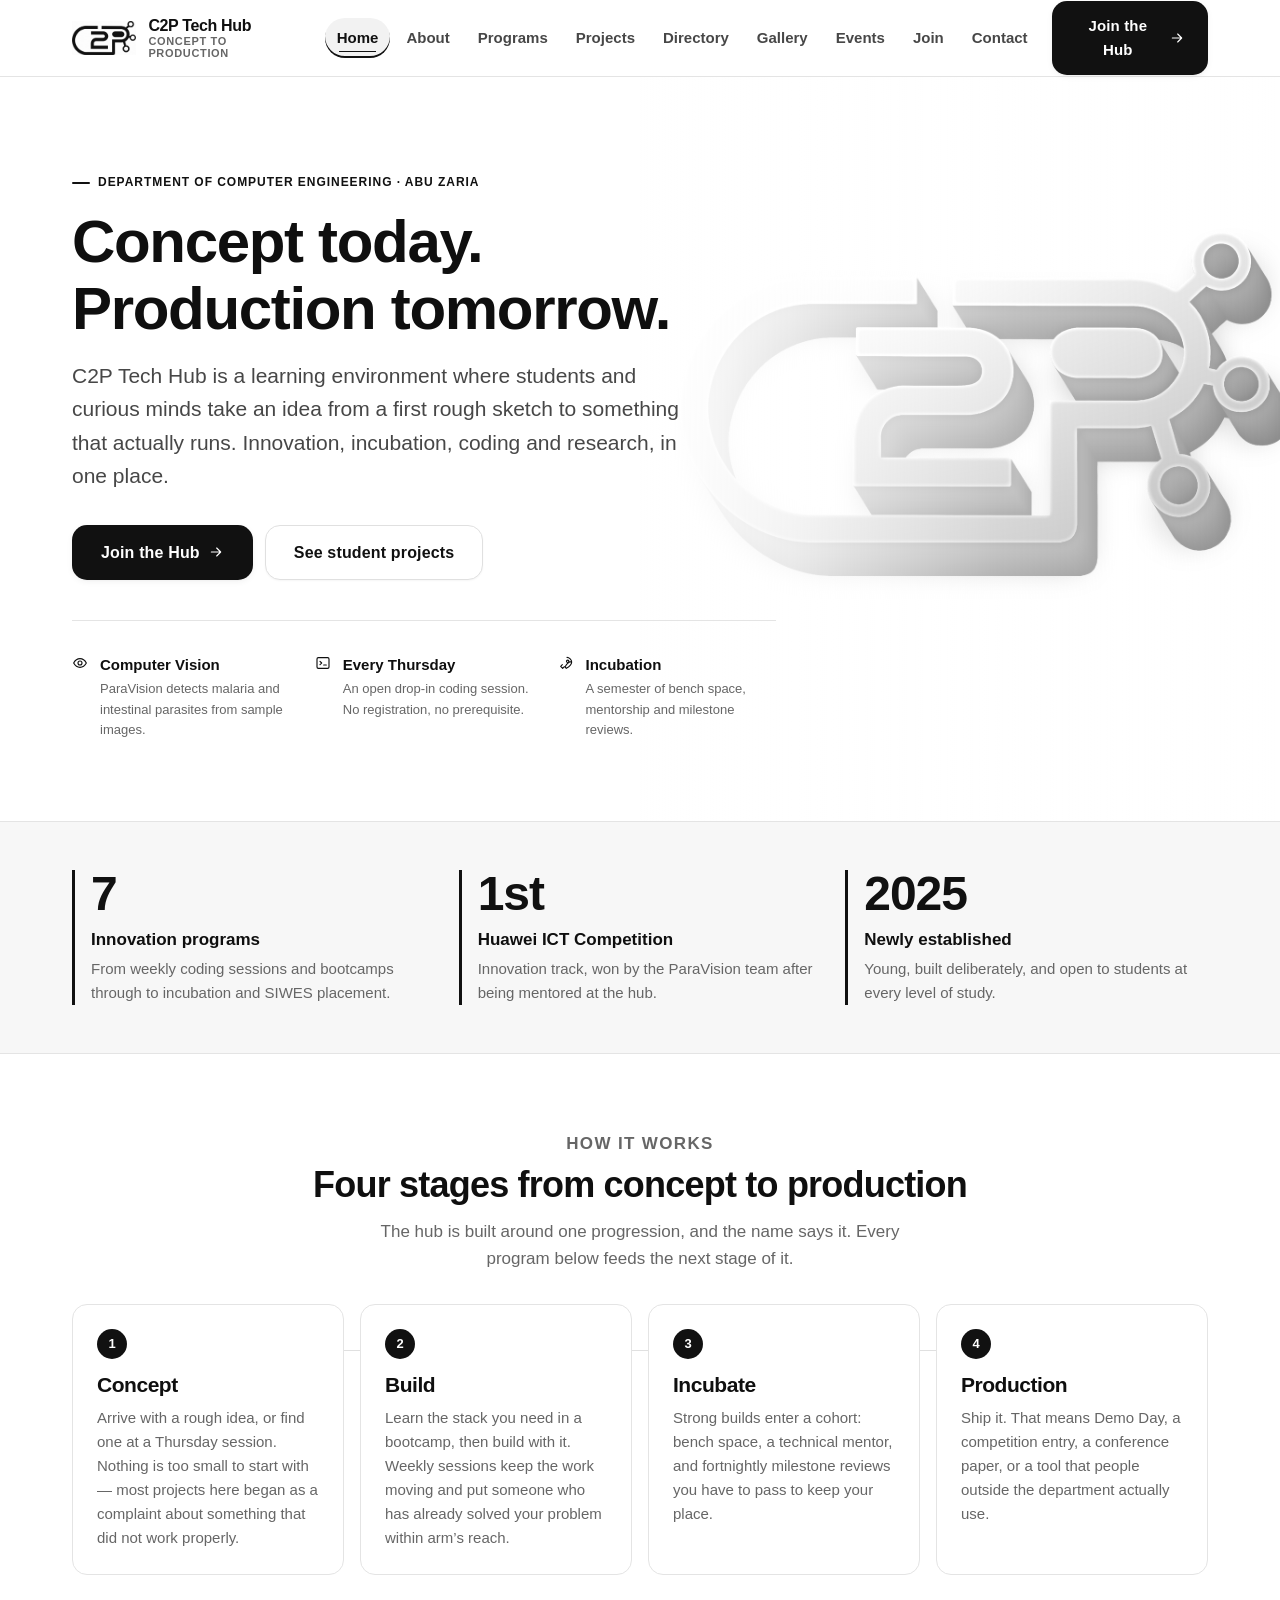
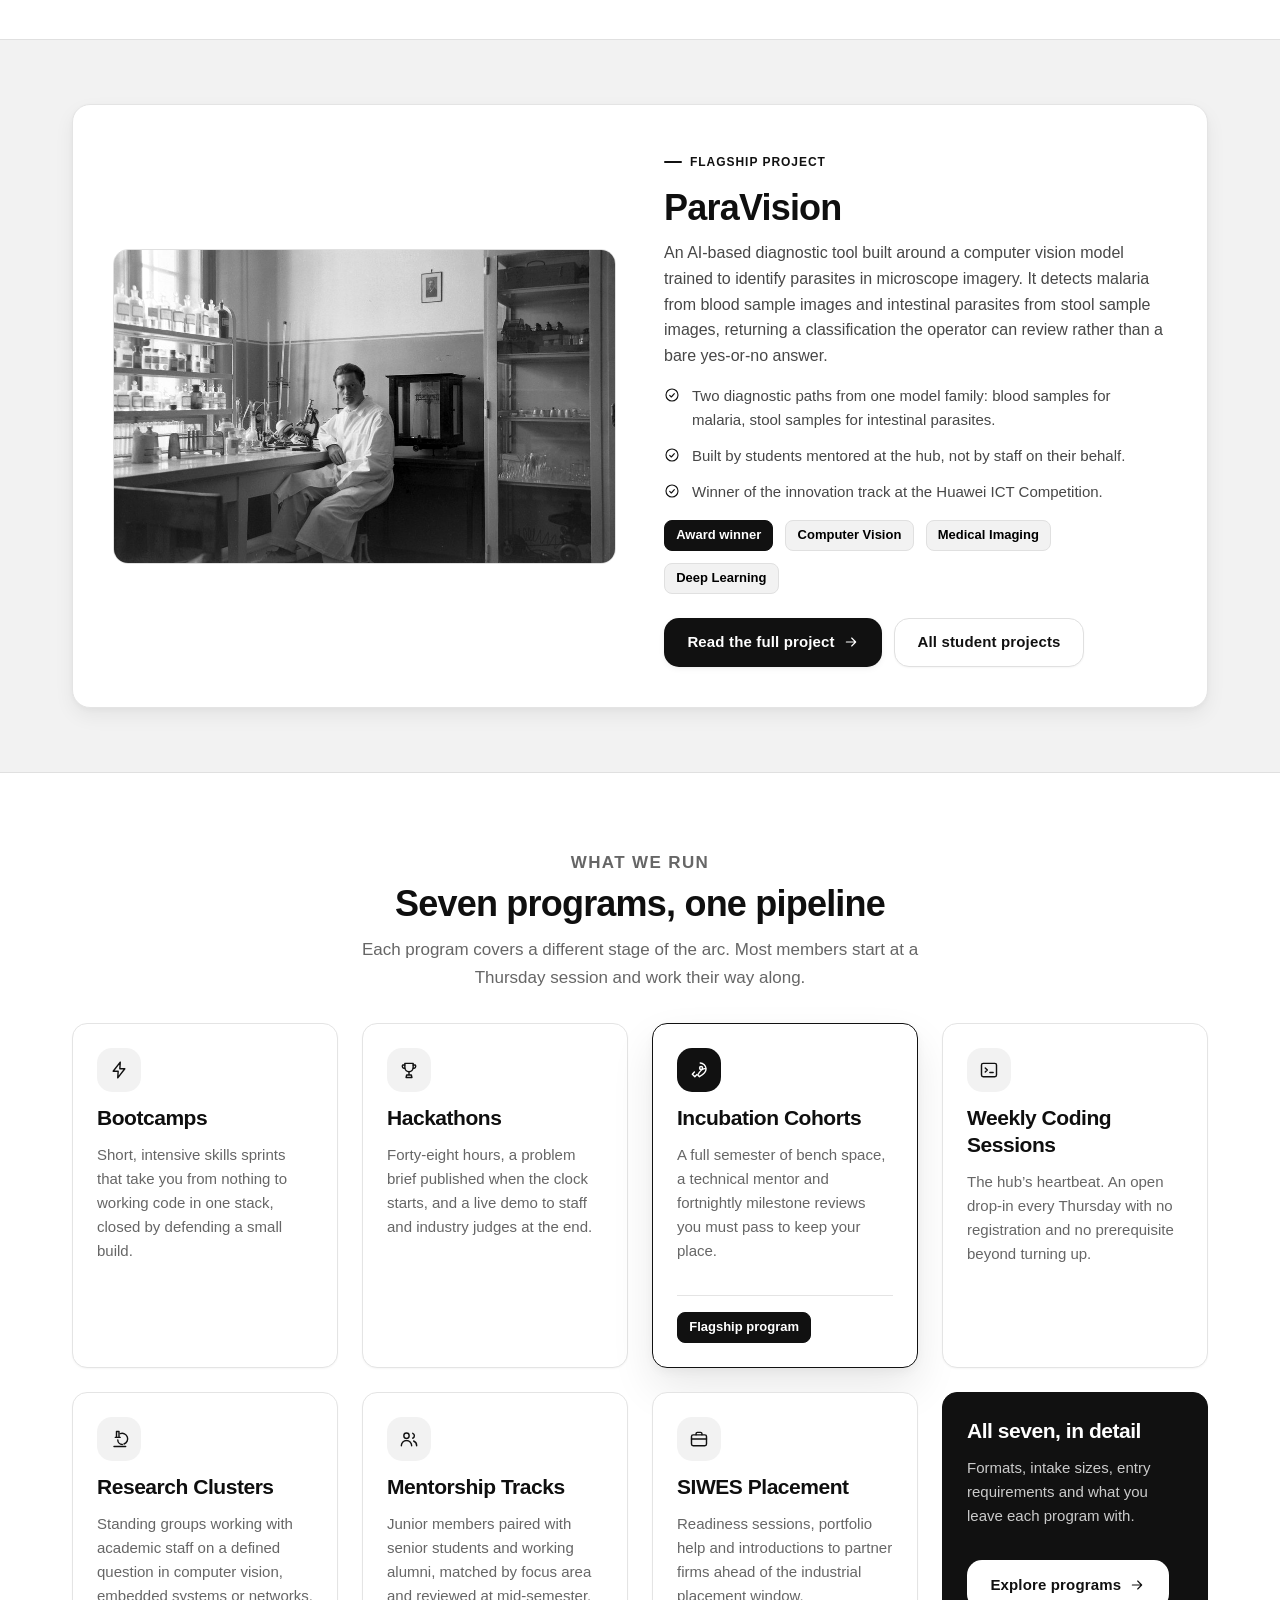
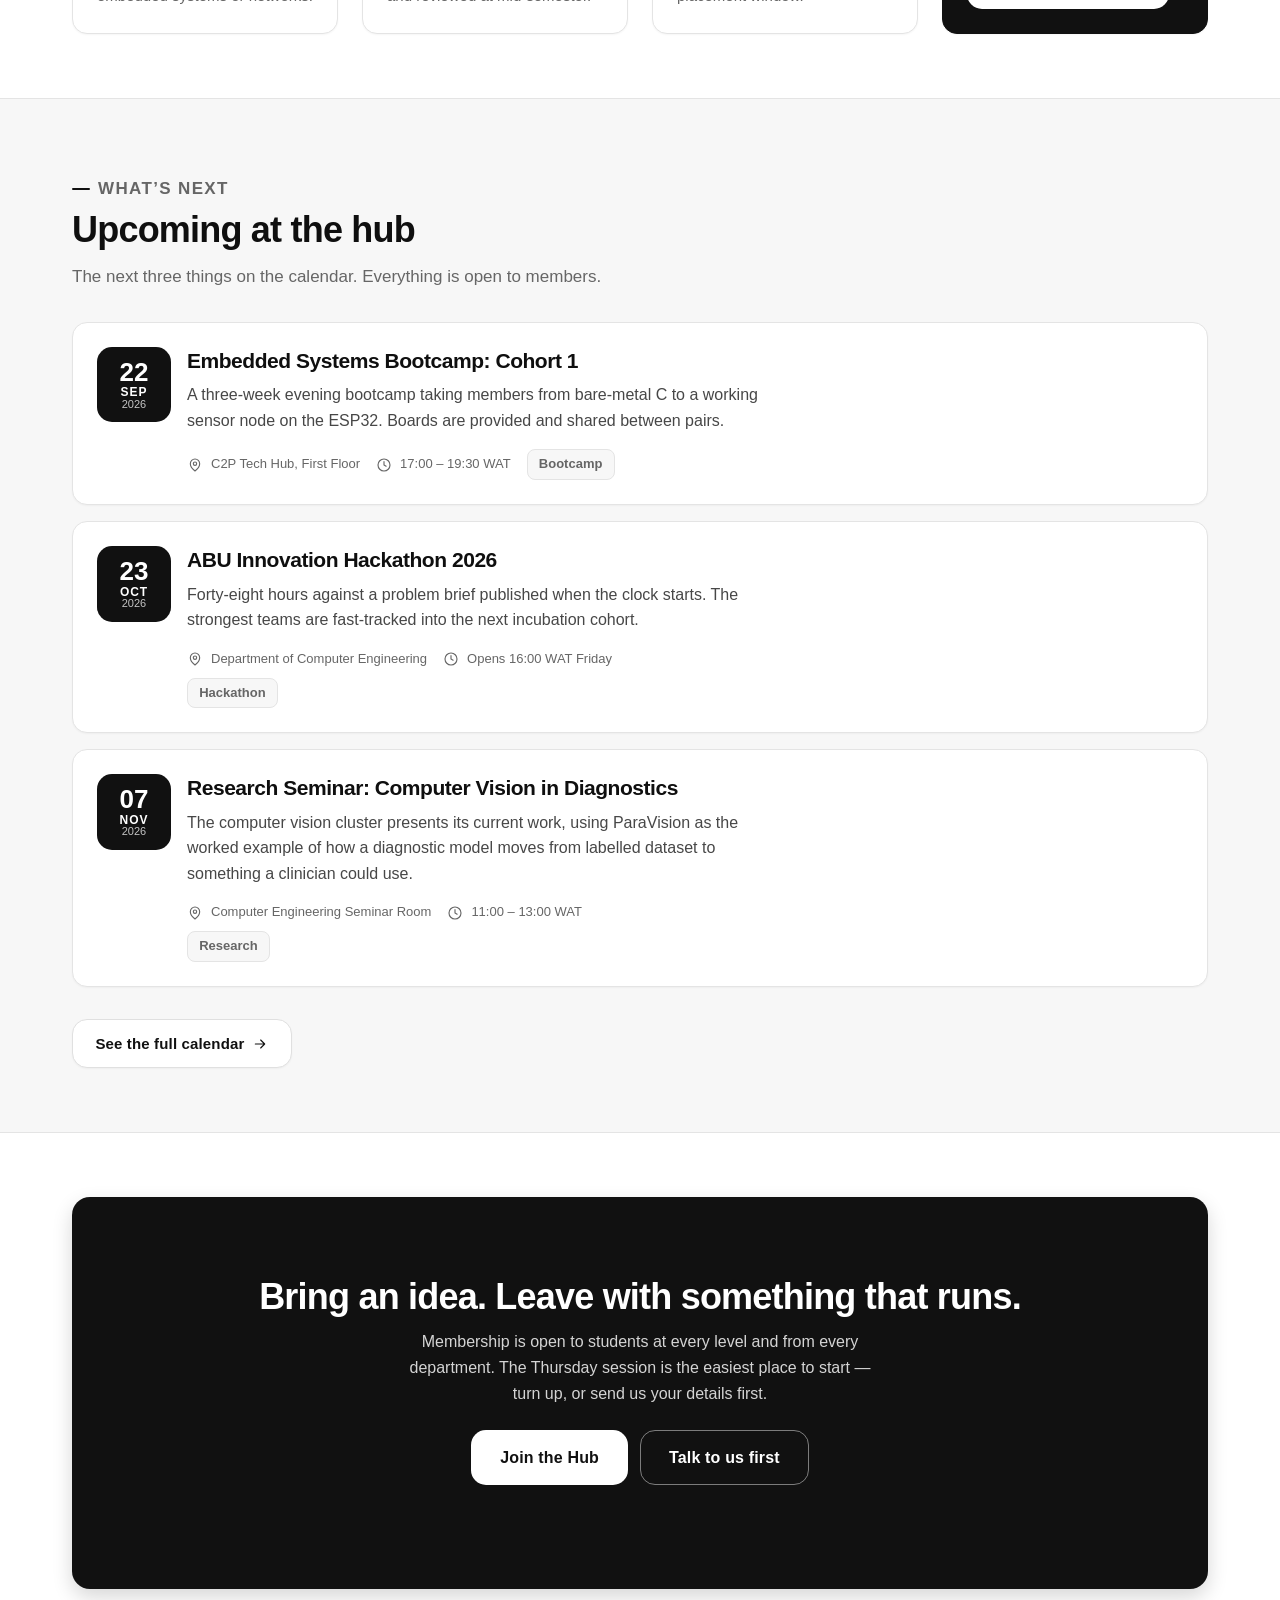
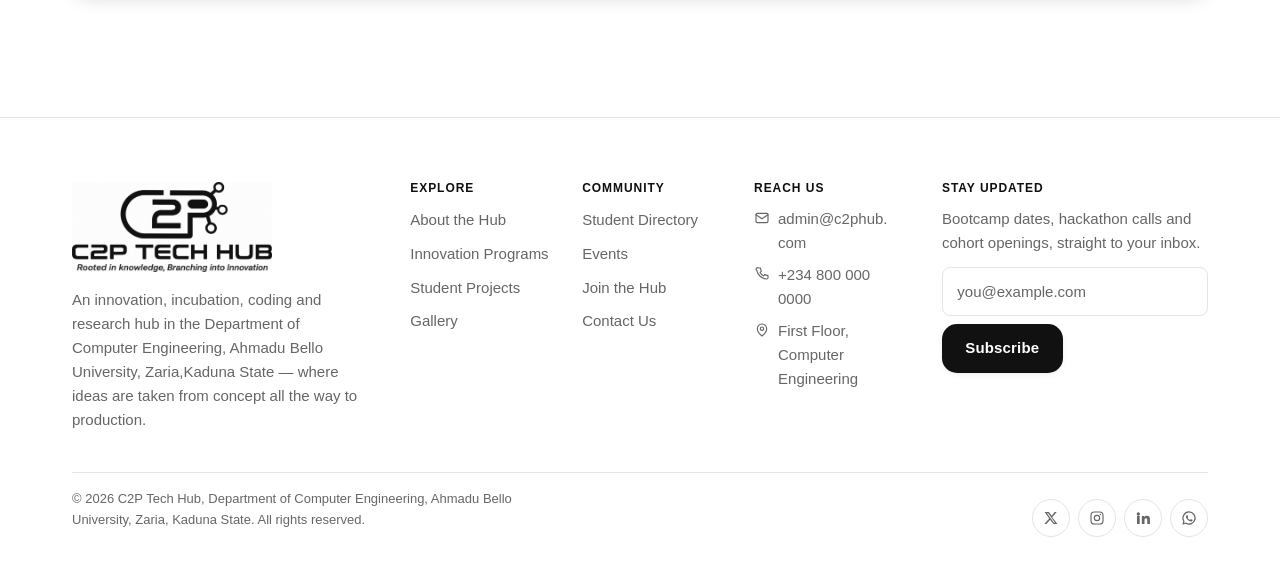
<file: c2p-hub/index.html>
<!DOCTYPE html>
<html lang="en">
<head>
  <meta charset="utf-8">
  <meta name="viewport" content="width=device-width, initial-scale=1">
  <title>C2P Tech Hub &mdash; Concept to Production | Computer Engineering, ABU Zaria</title>
  <meta name="description" content="C2P Tech Hub is an innovation, incubation, coding and research hub in the Department of Computer Engineering, Ahmadu Bello University, Zaria, where students take ideas from concept to production.">
  <meta name="author" content="C2P Tech Hub, Department of Computer Engineering, Ahmadu Bello University, Zaria, Kaduna State">
  <meta name="theme-color" content="#111111">
  <link rel="icon" href="assets/images/C2PLOGO-mark-mono.png" type="image/png">
  <link rel="stylesheet" href="assets/css/reset.css">
  <link rel="stylesheet" href="assets/css/main.css">
  <link rel="stylesheet" href="assets/css/responsive.css">

  <!-- The one permitted script element: a declarative ld+json data island, not executable code. -->
  <script type="application/ld+json">
  {
    "@context": "https://schema.org",
    "@type": "EducationalOrganization",
    "name": "C2P Tech Hub",
    "alternateName": "Concept to Production Tech Hub",
    "description": "An innovation, incubation, coding and research hub in the Department of Computer Engineering, Ahmadu Bello University, Zaria, providing a learning environment where students and curious minds conceptualize ideas and bring them to life.",
    "url": "https://c2phub.com/",
    "logo": "https://c2phub.com/assets/images/C2PLOGO.PNG",
    "foundingDate": "2025-10-17",
    "slogan": "Rooted in knowledge, Branching into Innovation",
    "email": "admin@c2phub.com",
    "telephone": "+234-800-000-0000",
    "parentOrganization": {
      "@type": "CollegeOrUniversity",
      "name": "Ahmadu Bello University, Zaria",
      "department": {
        "@type": "Organization",
        "name": "Department of Computer Engineering"
      }
    },
    "address": {
      "@type": "PostalAddress",
      "streetAddress": "Department of Computer Engineering, First Floor",
      "addressLocality": "Zaria",
      "addressRegion": "Kaduna State",
      "addressCountry": "NG"
    },
    "knowsAbout": [
      "Innovation",
      "Incubation",
      "Software Engineering",
      "Embedded Systems",
      "Computer Vision",
      "Research"
    ],
    "sameAs": [
      "https://x.com/c2ptechhub",
      "https://instagram.com/c2ptechhub",
      "https://linkedin.com/company/c2p-tech-hub"
    ]
  }
  </script>
</head>

<body>
  <a class="skip-link" href="#main">Skip to main content</a>

  <!-- ====================== SHARED HEADER / NAVIGATION ====================== -->
  <header class="site-header">
    <div class="container header-inner">

      <a class="brand" href="index.html">
        <img class="brand-mark" src="assets/images/C2PLOGO-mark-mono.png"
             alt="C2P Tech Hub logo mark" width="320" height="169">
        <span class="brand-text">
          <span class="brand-name">C2P Tech Hub</span>
          <span class="brand-tagline">Concept to Production</span>
        </span>
      </a>

      <!-- CSS-only component 1 of 4: checkbox-hack navigation, no JavaScript or inline handler. -->
      <input class="nav-toggle" type="checkbox" id="nav-toggle">
      <label class="nav-toggle-label" for="nav-toggle">
        <svg class="icon icon-open" viewBox="0 0 24 24" aria-hidden="true" focusable="false">
          <path d="M4 7h16M4 12h16M4 17h16"/>
        </svg>
        <svg class="icon icon-close" viewBox="0 0 24 24" aria-hidden="true" focusable="false">
          <path d="M6 6l12 12M18 6L6 18"/>
        </svg>
        <span class="sr-only">Show or hide the main menu</span>
      </label>

      <nav class="site-nav" aria-label="Primary">
        <ul class="nav-list">
          <li><a class="nav-link" href="index.html" aria-current="page">Home</a></li>
          <li><a class="nav-link" href="about.html">About</a></li>
          <li><a class="nav-link" href="programs.html">Programs</a></li>
          <li><a class="nav-link" href="projects.html">Projects</a></li>
          <li><a class="nav-link" href="directory.html">Directory</a></li>
          <li><a class="nav-link" href="gallery.html">Gallery</a></li>
          <li><a class="nav-link" href="events.html">Events</a></li>
          <li><a class="nav-link" href="join.html">Join</a></li>
          <li><a class="nav-link" href="contact.html">Contact</a></li>
        </ul>
      </nav>

      <a class="btn btn-primary header-cta" href="join.html">
        Join the Hub
        <svg class="icon icon--sm" viewBox="0 0 24 24" aria-hidden="true" focusable="false">
          <path d="M5 12h14M13 6l6 6-6 6"/>
        </svg>
      </a>

    </div>
  </header>

  <main id="main">

    <!-- Records below are written out statically from /data/*.json, which stays the canonical model. -->

    <!-- Hero: the 3D render is decorative (alt="", aria-hidden); the veil over it keeps the copy legible. -->
    <section class="hero" aria-labelledby="hero-title">

      <div class="hero__bg" aria-hidden="true">
        <img src="assets/images/logo-3d.png" alt="" width="1430" height="858"
             fetchpriority="high" decoding="async">
        <span class="hero__veil"></span>
      </div>

      <div class="container hero__inner">

        <p class="eyebrow hero__eyebrow">Department of Computer Engineering &middot; ABU Zaria</p>

        <h1 id="hero-title">Concept today.<br>Production tomorrow.</h1>

        <p class="hero__lede">
          C2P Tech Hub is a learning environment where students and curious minds
          take an idea from a first rough sketch to something that actually runs.
          Innovation, incubation, coding and research, in one place.
        </p>

        <div class="hero__actions">
          <a class="btn btn-primary btn--lg" href="join.html">
            Join the Hub
            <svg class="icon icon--sm" viewBox="0 0 24 24" aria-hidden="true" focusable="false">
              <path d="M5 12h14M13 6l6 6-6 6"/>
            </svg>
          </a>
          <a class="btn btn-secondary btn--lg" href="projects.html">See student projects</a>
        </div>

        <ul class="hero__facts">
          <li class="hero__fact">
            <svg class="icon icon--sm" viewBox="0 0 24 24" aria-hidden="true" focusable="false">
              <path d="M2.5 12S6 5.5 12 5.5 21.5 12 21.5 12 18 18.5 12 18.5 2.5 12 2.5 12z"/>
              <circle cx="12" cy="12" r="3"/>
            </svg>
            <div>
              <span class="hero__fact-title">Computer Vision</span>
              <p>ParaVision detects malaria and intestinal parasites from sample images.</p>
            </div>
          </li>
          <li class="hero__fact">
            <svg class="icon icon--sm" viewBox="0 0 24 24" aria-hidden="true" focusable="false">
              <rect x="3" y="4" width="18" height="16" rx="2"/>
              <path d="M7.5 9.5l2.5 2.5-2.5 2.5M13 15h4"/>
            </svg>
            <div>
              <span class="hero__fact-title">Every Thursday</span>
              <p>An open drop-in coding session. No registration, no prerequisite.</p>
            </div>
          </li>
          <li class="hero__fact">
            <svg class="icon icon--sm" viewBox="0 0 24 24" aria-hidden="true" focusable="false">
              <path d="M13.5 3.5c3.4 0 7 3.6 7 7 0 4.5-5.2 8-8 9.5l-2-2c1.5-2.8 5-8 9.5-8"/>
              <circle cx="14.5" cy="9.5" r="1.8"/>
              <path d="M6.5 14.5L4 17l3 3 2.5-2.5"/>
            </svg>
            <div>
              <span class="hero__fact-title">Incubation</span>
              <p>A semester of bench space, mentorship and milestone reviews.</p>
            </div>
          </li>
        </ul>

      </div>
    </section>

    <!-- ========================= STATISTIC BAND ========================= -->
    <section class="section section--tight section--sunken" aria-labelledby="stats-title">
      <div class="container">
        <h2 id="stats-title" class="sr-only">The hub at a glance</h2>

        <div class="stat-block">
          <div class="stat">
            <span class="stat__value">7</span>
            <span class="stat__label">Innovation programs</span>
            <p class="stat__note">From weekly coding sessions and bootcamps through to incubation and SIWES placement.</p>
          </div>
          <div class="stat">
            <span class="stat__value">1st</span>
            <span class="stat__label">Huawei ICT Competition</span>
            <p class="stat__note">Innovation track, won by the ParaVision team after being mentored at the hub.</p>
          </div>
          <div class="stat">
            <span class="stat__value">2025</span>
            <span class="stat__label">Newly established</span>
            <p class="stat__note">Young, built deliberately, and open to students at every level of study.</p>
          </div>
        </div>

      </div>
    </section>

    <!-- ===================== CONCEPT TO PRODUCTION ARC ===================== -->
    <section class="section" aria-labelledby="arc-title">
      <div class="container">

        <div class="section-head">
          <p class="eyebrow">How it works</p>
          <h2 id="arc-title">Four stages from concept to production</h2>
          <p>
            The hub is built around one progression, and the name says it. Every
            program below feeds the next stage of it.
          </p>
        </div>

        <ol class="arc">
          <li class="arc__step">
            <span class="arc__num" aria-hidden="true">1</span>
            <h3>Concept</h3>
            <p>
              Arrive with a rough idea, or find one at a Thursday session. Nothing
              is too small to start with &mdash; most projects here began as a
              complaint about something that did not work properly.
            </p>
          </li>
          <li class="arc__step">
            <span class="arc__num" aria-hidden="true">2</span>
            <h3>Build</h3>
            <p>
              Learn the stack you need in a bootcamp, then build with it. Weekly
              sessions keep the work moving and put someone who has already solved
              your problem within arm&rsquo;s reach.
            </p>
          </li>
          <li class="arc__step">
            <span class="arc__num" aria-hidden="true">3</span>
            <h3>Incubate</h3>
            <p>
              Strong builds enter a cohort: bench space, a technical mentor, and
              fortnightly milestone reviews you have to pass to keep your place.
            </p>
          </li>
          <li class="arc__step">
            <span class="arc__num" aria-hidden="true">4</span>
            <h3>Production</h3>
            <p>
              Ship it. That means Demo Day, a competition entry, a conference
              paper, or a tool that people outside the department actually use.
            </p>
          </li>
        </ol>

      </div>
    </section>

    <!-- ====================== FLAGSHIP PROJECT ====================== -->
    <!-- Mirrors data/projects.json -> projects[id="proj-paravision"] -->
    <section class="section section--tinted" aria-labelledby="paravision-title">
      <div class="container">

        <article class="feature">

          <figure class="feature__media">
            <img loading="lazy" decoding="async" src="assets/images/projects/project-paravision.jpg"
                 alt="The ParaVision team demonstrating their diagnostic tool on a laptop beside a microscope, with a blood sample image classified on screen"
                 width="1000" height="625">
          </figure>

          <div class="feature__body">
            <p class="eyebrow">Flagship project</p>
            <h2 id="paravision-title">ParaVision</h2>

            <p>
              An AI-based diagnostic tool built around a computer vision model
              trained to identify parasites in microscope imagery. It detects
              malaria from blood sample images and intestinal parasites from stool
              sample images, returning a classification the operator can review
              rather than a bare yes-or-no answer.
            </p>

            <ul class="feature__list">
              <li>
                <svg class="icon icon--sm" viewBox="0 0 24 24" aria-hidden="true" focusable="false">
                  <circle cx="12" cy="12" r="9"/><path d="M8.5 12.5l2.5 2.5 4.5-5"/>
                </svg>
                <span>Two diagnostic paths from one model family: blood samples for malaria, stool samples for intestinal parasites.</span>
              </li>
              <li>
                <svg class="icon icon--sm" viewBox="0 0 24 24" aria-hidden="true" focusable="false">
                  <circle cx="12" cy="12" r="9"/><path d="M8.5 12.5l2.5 2.5 4.5-5"/>
                </svg>
                <span>Built by students mentored at the hub, not by staff on their behalf.</span>
              </li>
              <li>
                <svg class="icon icon--sm" viewBox="0 0 24 24" aria-hidden="true" focusable="false">
                  <circle cx="12" cy="12" r="9"/><path d="M8.5 12.5l2.5 2.5 4.5-5"/>
                </svg>
                <span>Winner of the innovation track at the Huawei ICT Competition.</span>
              </li>
            </ul>

            <div class="cluster">
              <span class="tag tag--solid">Award winner</span>
              <span class="tag">Computer Vision</span>
              <span class="tag">Medical Imaging</span>
              <span class="tag">Deep Learning</span>
            </div>

            <div class="cluster mt-5">
              <a class="btn btn-primary" href="projects.html#proj-paravision">
                Read the full project
                <svg class="icon icon--sm" viewBox="0 0 24 24" aria-hidden="true" focusable="false">
                  <path d="M5 12h14M13 6l6 6-6 6"/>
                </svg>
              </a>
              <a class="btn btn-secondary" href="projects.html">All student projects</a>
            </div>
          </div>

        </article>

      </div>
    </section>

    <!-- ============================ PROGRAMS ============================ -->
    <!-- Mirrors data/programs.json -> programs[] (all seven records) -->
    <section class="section" aria-labelledby="programs-title">
      <div class="container">

        <div class="section-head">
          <p class="eyebrow">What we run</p>
          <h2 id="programs-title">Seven programs, one pipeline</h2>
          <p>
            Each program covers a different stage of the arc. Most members start
            at a Thursday session and work their way along.
          </p>
        </div>

        <div class="grid grid--4">

          <article class="card">
            <div class="card__head">
              <span class="icon-plate" aria-hidden="true">
                <svg class="icon" viewBox="0 0 24 24" focusable="false">
                  <path d="M13.5 2.5L5 13.5h6L10.5 21.5 19 10.5h-6z"/>
                </svg>
              </span>
            </div>
            <h3>Bootcamps</h3>
            <p>Short, intensive skills sprints that take you from nothing to working code in one stack, closed by defending a small build.</p>
          </article>

          <article class="card">
            <div class="card__head">
              <span class="icon-plate" aria-hidden="true">
                <svg class="icon" viewBox="0 0 24 24" focusable="false">
                  <path d="M7 4h10v5a5 5 0 0 1-10 0V4z"/>
                  <path d="M7 6H4.5a2.5 2.5 0 0 0 2.5 4M17 6h2.5a2.5 2.5 0 0 1-2.5 4"/>
                  <path d="M12 14v3M8.5 21h7l-.7-3h-5.6z"/>
                </svg>
              </span>
            </div>
            <h3>Hackathons</h3>
            <p>Forty-eight hours, a problem brief published when the clock starts, and a live demo to staff and industry judges at the end.</p>
          </article>

          <article class="card card--featured">
            <div class="card__head">
              <span class="icon-plate icon-plate--solid" aria-hidden="true">
                <svg class="icon" viewBox="0 0 24 24" focusable="false">
                  <path d="M13.5 3.5c3.4 0 7 3.6 7 7 0 4.5-5.2 8-8 9.5l-2-2c1.5-2.8 5-8 9.5-8"/>
                  <circle cx="14.5" cy="9.5" r="1.8"/>
                  <path d="M6.5 14.5L4 17l3 3 2.5-2.5"/>
                </svg>
              </span>
            </div>
            <h3>Incubation Cohorts</h3>
            <p>A full semester of bench space, a technical mentor and fortnightly milestone reviews you must pass to keep your place.</p>
            <p class="card__meta"><span class="tag tag--solid">Flagship program</span></p>
          </article>

          <article class="card">
            <div class="card__head">
              <span class="icon-plate" aria-hidden="true">
                <svg class="icon" viewBox="0 0 24 24" focusable="false">
                  <rect x="3" y="4" width="18" height="16" rx="2"/>
                  <path d="M7.5 9.5l2.5 2.5-2.5 2.5M13 15h4"/>
                </svg>
              </span>
            </div>
            <h3>Weekly Coding Sessions</h3>
            <p>The hub&rsquo;s heartbeat. An open drop-in every Thursday with no registration and no prerequisite beyond turning up.</p>
          </article>

          <article class="card">
            <div class="card__head">
              <span class="icon-plate" aria-hidden="true">
                <svg class="icon" viewBox="0 0 24 24" focusable="false">
                  <path d="M9 3h3v7H9zM7.5 10h6M6 21h14"/>
                  <path d="M10.5 13a5.5 5.5 0 0 0 5.5 5.5"/>
                  <path d="M13.5 5.5A6.5 6.5 0 0 1 18 18"/>
                </svg>
              </span>
            </div>
            <h3>Research Clusters</h3>
            <p>Standing groups working with academic staff on a defined question in computer vision, embedded systems or networks.</p>
          </article>

          <article class="card">
            <div class="card__head">
              <span class="icon-plate" aria-hidden="true">
                <svg class="icon" viewBox="0 0 24 24" focusable="false">
                  <circle cx="9" cy="8" r="3.2"/>
                  <path d="M2.8 20a6.2 6.2 0 0 1 12.4 0"/>
                  <path d="M16.5 5.2a3.2 3.2 0 0 1 0 5.9M17.6 14.4A6.2 6.2 0 0 1 21.2 20"/>
                </svg>
              </span>
            </div>
            <h3>Mentorship Tracks</h3>
            <p>Junior members paired with senior students and working alumni, matched by focus area and reviewed at mid-semester.</p>
          </article>

          <article class="card">
            <div class="card__head">
              <span class="icon-plate" aria-hidden="true">
                <svg class="icon" viewBox="0 0 24 24" focusable="false">
                  <rect x="3" y="7" width="18" height="13" rx="2"/>
                  <path d="M8.5 7V5.5A1.5 1.5 0 0 1 10 4h4a1.5 1.5 0 0 1 1.5 1.5V7M3 12h18"/>
                </svg>
              </span>
            </div>
            <h3>SIWES Placement</h3>
            <p>Readiness sessions, portfolio help and introductions to partner firms ahead of the industrial placement window.</p>
          </article>

          <article class="card card--brand">
            <h3>All seven, in detail</h3>
            <p>Formats, intake sizes, entry requirements and what you leave each program with.</p>
            <p class="card__foot">
              <a class="btn btn-inverse" href="programs.html">
                Explore programs
                <svg class="icon icon--sm" viewBox="0 0 24 24" aria-hidden="true" focusable="false">
                  <path d="M5 12h14M13 6l6 6-6 6"/>
                </svg>
              </a>
            </p>
          </article>

        </div>

      </div>
    </section>

    <!-- ========================= UPCOMING EVENTS ========================= -->
    <!-- Mirrors data/events.json -> events[] where status = "upcoming" -->
    <section class="section section--sunken" aria-labelledby="events-title">
      <div class="container">

        <div class="section-head section-head--left">
          <p class="eyebrow">What&rsquo;s next</p>
          <h2 id="events-title">Upcoming at the hub</h2>
          <p>The next three things on the calendar. Everything is open to members.</p>
        </div>

        <div class="stack">

          <article class="event">
            <p class="event__date">
              <span class="event__day">22</span>
              <span class="event__month">Sep</span>
              <span class="event__year">2026</span>
            </p>
            <div class="event__body">
              <h3>Embedded Systems Bootcamp: Cohort 1</h3>
              <p>
                A three-week evening bootcamp taking members from bare-metal C to a
                working sensor node on the ESP32. Boards are provided and shared
                between pairs.
              </p>
              <p class="event__facts">
                <span>
                  <svg class="icon icon--sm" viewBox="0 0 24 24" aria-hidden="true" focusable="false">
                    <path d="M12 21s7-5.6 7-11a7 7 0 1 0-14 0c0 5.4 7 11 7 11z"/>
                    <circle cx="12" cy="10" r="2.5"/>
                  </svg>
                  C2P Tech Hub, First Floor
                </span>
                <span>
                  <svg class="icon icon--sm" viewBox="0 0 24 24" aria-hidden="true" focusable="false">
                    <circle cx="12" cy="12" r="9"/><path d="M12 7v5l3.2 1.9"/>
                  </svg>
                  17:00 &ndash; 19:30 WAT
                </span>
                <span class="tag tag--quiet">Bootcamp</span>
              </p>
            </div>
          </article>

          <article class="event">
            <p class="event__date">
              <span class="event__day">23</span>
              <span class="event__month">Oct</span>
              <span class="event__year">2026</span>
            </p>
            <div class="event__body">
              <h3>ABU Innovation Hackathon 2026</h3>
              <p>
                Forty-eight hours against a problem brief published when the clock
                starts. The strongest teams are fast-tracked into the next
                incubation cohort.
              </p>
              <p class="event__facts">
                <span>
                  <svg class="icon icon--sm" viewBox="0 0 24 24" aria-hidden="true" focusable="false">
                    <path d="M12 21s7-5.6 7-11a7 7 0 1 0-14 0c0 5.4 7 11 7 11z"/>
                    <circle cx="12" cy="10" r="2.5"/>
                  </svg>
                  Department of Computer Engineering
                </span>
                <span>
                  <svg class="icon icon--sm" viewBox="0 0 24 24" aria-hidden="true" focusable="false">
                    <circle cx="12" cy="12" r="9"/><path d="M12 7v5l3.2 1.9"/>
                  </svg>
                  Opens 16:00 WAT Friday
                </span>
                <span class="tag tag--quiet">Hackathon</span>
              </p>
            </div>
          </article>

          <article class="event">
            <p class="event__date">
              <span class="event__day">07</span>
              <span class="event__month">Nov</span>
              <span class="event__year">2026</span>
            </p>
            <div class="event__body">
              <h3>Research Seminar: Computer Vision in Diagnostics</h3>
              <p>
                The computer vision cluster presents its current work, using
                ParaVision as the worked example of how a diagnostic model moves
                from labelled dataset to something a clinician could use.
              </p>
              <p class="event__facts">
                <span>
                  <svg class="icon icon--sm" viewBox="0 0 24 24" aria-hidden="true" focusable="false">
                    <path d="M12 21s7-5.6 7-11a7 7 0 1 0-14 0c0 5.4 7 11 7 11z"/>
                    <circle cx="12" cy="10" r="2.5"/>
                  </svg>
                  Computer Engineering Seminar Room
                </span>
                <span>
                  <svg class="icon icon--sm" viewBox="0 0 24 24" aria-hidden="true" focusable="false">
                    <circle cx="12" cy="12" r="9"/><path d="M12 7v5l3.2 1.9"/>
                  </svg>
                  11:00 &ndash; 13:00 WAT
                </span>
                <span class="tag tag--quiet">Research</span>
              </p>
            </div>
          </article>

        </div>

        <p class="cluster mt-6">
          <a class="btn btn-secondary" href="events.html">
            See the full calendar
            <svg class="icon icon--sm" viewBox="0 0 24 24" aria-hidden="true" focusable="false">
              <path d="M5 12h14M13 6l6 6-6 6"/>
            </svg>
          </a>
        </p>

      </div>
    </section>

    <!-- ============================ CTA BAND ============================ -->
    <section class="section" aria-labelledby="cta-title">
      <div class="container">
        <div class="cta-band">
          <h2 id="cta-title">Bring an idea. Leave with something that runs.</h2>
          <p>
            Membership is open to students at every level and from every
            department. The Thursday session is the easiest place to start &mdash;
            turn up, or send us your details first.
          </p>
          <p class="cluster">
            <a class="btn btn-inverse btn--lg" href="join.html">Join the Hub</a>
            <a class="btn btn-outline-inverse btn--lg" href="contact.html">Talk to us first</a>
          </p>
        </div>
      </div>
    </section>

  </main>

  <!-- ============================ SHARED FOOTER ============================ -->
  <footer class="site-footer">
    <div class="container">

      <div class="footer-top">

        <div class="footer-brand">
          <a href="index.html">
            <img class="footer-logo" src="assets/images/C2PLOGO-mono.png"
                 alt="C2P Tech Hub &mdash; Rooted in knowledge, Branching into Innovation"
                 width="900" height="405">
          </a>
          <p>
            An innovation, incubation, coding and research hub in the Department
            of Computer Engineering, Ahmadu Bello University, Zaria,Kaduna State &mdash; where
            ideas are taken from concept all the way to production.
          </p>
        </div>

        <div class="footer-nav-groups">

          <div class="footer-group">
            <h2>Explore</h2>
            <ul>
              <li><a href="about.html">About the Hub</a></li>
              <li><a href="programs.html">Innovation Programs</a></li>
              <li><a href="projects.html">Student Projects</a></li>
              <li><a href="gallery.html">Gallery</a></li>
            </ul>
          </div>

          <div class="footer-group">
            <h2>Community</h2>
            <ul>
              <li><a href="directory.html">Student Directory</a></li>
              <li><a href="events.html">Events</a></li>
              <li><a href="join.html">Join the Hub</a></li>
              <li><a href="contact.html">Contact Us</a></li>
            </ul>
          </div>

          <div class="footer-group">
            <h2>Reach Us</h2>
            <ul>
              <li>
                <a href="mailto:admin@c2phub.com">
                  <svg class="icon icon--sm" viewBox="0 0 24 24" aria-hidden="true" focusable="false">
                    <rect x="3" y="5" width="18" height="14" rx="2"/>
                    <path d="M3 7l9 6 9-6"/>
                  </svg>
                  admin@c2phub.com
                </a>
              </li>
              <li>
                <a href="tel:+2348000000000">
                  <svg class="icon icon--sm" viewBox="0 0 24 24" aria-hidden="true" focusable="false">
                    <path d="M6.5 3h3l1.5 5-2 1.5a12 12 0 0 0 5.5 5.5L16 13l5 1.5v3a2 2 0 0 1-2.2 2A16.5 16.5 0 0 1 4 6.2 2 2 0 0 1 6.5 3z"/>
                  </svg>
                  +234 800 000 0000
                </a>
              </li>
              <li>
                <a href="contact.html">
                  <svg class="icon icon--sm" viewBox="0 0 24 24" aria-hidden="true" focusable="false">
                    <path d="M12 21s7-5.6 7-11a7 7 0 1 0-14 0c0 5.4 7 11 7 11z"/>
                    <circle cx="12" cy="10" r="2.5"/>
                  </svg>
                  First Floor, Computer Engineering
                </a>
              </li>
            </ul>
          </div>

        </div>

        <div class="footer-subscribe">
          <h2>Stay Updated</h2>
          <p>Bootcamp dates, hackathon calls and cohort openings, straight to your inbox.</p>
          <form class="inline-form" action="mailto:admin@c2phub.com" method="post"
                enctype="text/plain" aria-label="Subscribe to C2P Tech Hub updates">
            <label class="sr-only" for="footer-email">Your email address</label>
            <input class="input" type="email" id="footer-email" name="subscriber_email"
                   placeholder="you@example.com" required>
            <button class="btn btn-primary" type="submit">Subscribe</button>
          </form>
        </div>

      </div>

      <div class="footer-bottom">
        <p>&copy; 2026 C2P Tech Hub, Department of Computer Engineering, Ahmadu Bello University, Zaria, Kaduna State. All rights reserved.</p>

        <ul class="social-list">
          <li>
            <a href="https://x.com/c2ptechhub" title="C2P Tech Hub on X">
              <span class="sr-only">C2P Tech Hub on X (placeholder handle)</span>
              <svg class="icon icon--sm icon--filled" viewBox="0 0 24 24" aria-hidden="true" focusable="false">
                <path d="M17.5 3h3.1l-6.8 7.8L21.8 21h-6.2l-4.9-6.3L5.1 21H2l7.3-8.3L2.4 3h6.4l4.4 5.8L17.5 3zm-1.1 16.1h1.7L7.7 4.8H5.9l10.5 14.3z"/>
              </svg>
            </a>
          </li>
          <li>
            <a href="https://instagram.com/c2ptechhub" title="C2P Tech Hub on Instagram">
              <span class="sr-only">C2P Tech Hub on Instagram (placeholder handle)</span>
              <svg class="icon icon--sm" viewBox="0 0 24 24" aria-hidden="true" focusable="false">
                <rect x="3" y="3" width="18" height="18" rx="5"/>
                <circle cx="12" cy="12" r="4"/>
                <circle cx="17.2" cy="6.8" r="1.1" fill="currentColor" stroke="none"/>
              </svg>
            </a>
          </li>
          <li>
            <a href="https://linkedin.com/company/c2p-tech-hub" title="C2P Tech Hub on LinkedIn">
              <span class="sr-only">C2P Tech Hub on LinkedIn (placeholder handle)</span>
              <svg class="icon icon--sm icon--filled" viewBox="0 0 24 24" aria-hidden="true" focusable="false">
                <path d="M4.98 3.5a2.5 2.5 0 1 1 0 5 2.5 2.5 0 0 1 0-5zM3 9h4v12H3V9zm7 0h3.8v1.7h.05c.53-.95 1.83-1.95 3.77-1.95 4.03 0 4.78 2.5 4.78 5.76V21h-4v-5.6c0-1.34-.03-3.06-1.9-3.06-1.9 0-2.2 1.45-2.2 2.96V21h-4V9z"/>
              </svg>
            </a>
          </li>
          <li>
            <a href="https://wa.me/2348000000000" title="C2P Tech Hub on WhatsApp">
              <span class="sr-only">C2P Tech Hub on WhatsApp (placeholder number)</span>
              <svg class="icon icon--sm icon--filled" viewBox="0 0 24 24" aria-hidden="true" focusable="false">
                <path d="M12 2a10 10 0 0 0-8.6 15.05L2 22l5.1-1.33A10 10 0 1 0 12 2zm0 1.9a8.1 8.1 0 1 1-4.13 15.07l-.3-.18-3.02.79.8-2.94-.19-.31A8.1 8.1 0 0 1 12 3.9zm-3.1 4.1c-.16 0-.42.06-.64.3-.22.24-.85.83-.85 2.02s.87 2.34 1 2.5c.12.16 1.7 2.7 4.17 3.68 2.06.81 2.48.65 2.93.61.45-.04 1.45-.59 1.65-1.17.2-.57.2-1.06.14-1.16-.06-.1-.22-.16-.46-.28-.24-.12-1.45-.71-1.67-.79-.22-.08-.39-.12-.55.12-.16.24-.63.79-.77.95-.14.16-.28.18-.52.06-.24-.12-1.03-.38-1.96-1.21-.72-.65-1.21-1.45-1.35-1.69-.14-.24-.02-.37.1-.49.11-.11.24-.28.36-.42.12-.14.16-.24.24-.4.08-.16.04-.3-.02-.42-.06-.12-.54-1.32-.74-1.8-.19-.46-.39-.4-.54-.41h-.46z"/>
              </svg>
            </a>
          </li>
        </ul>
      </div>

    </div>
  </footer>

</body>
</html>
</file>
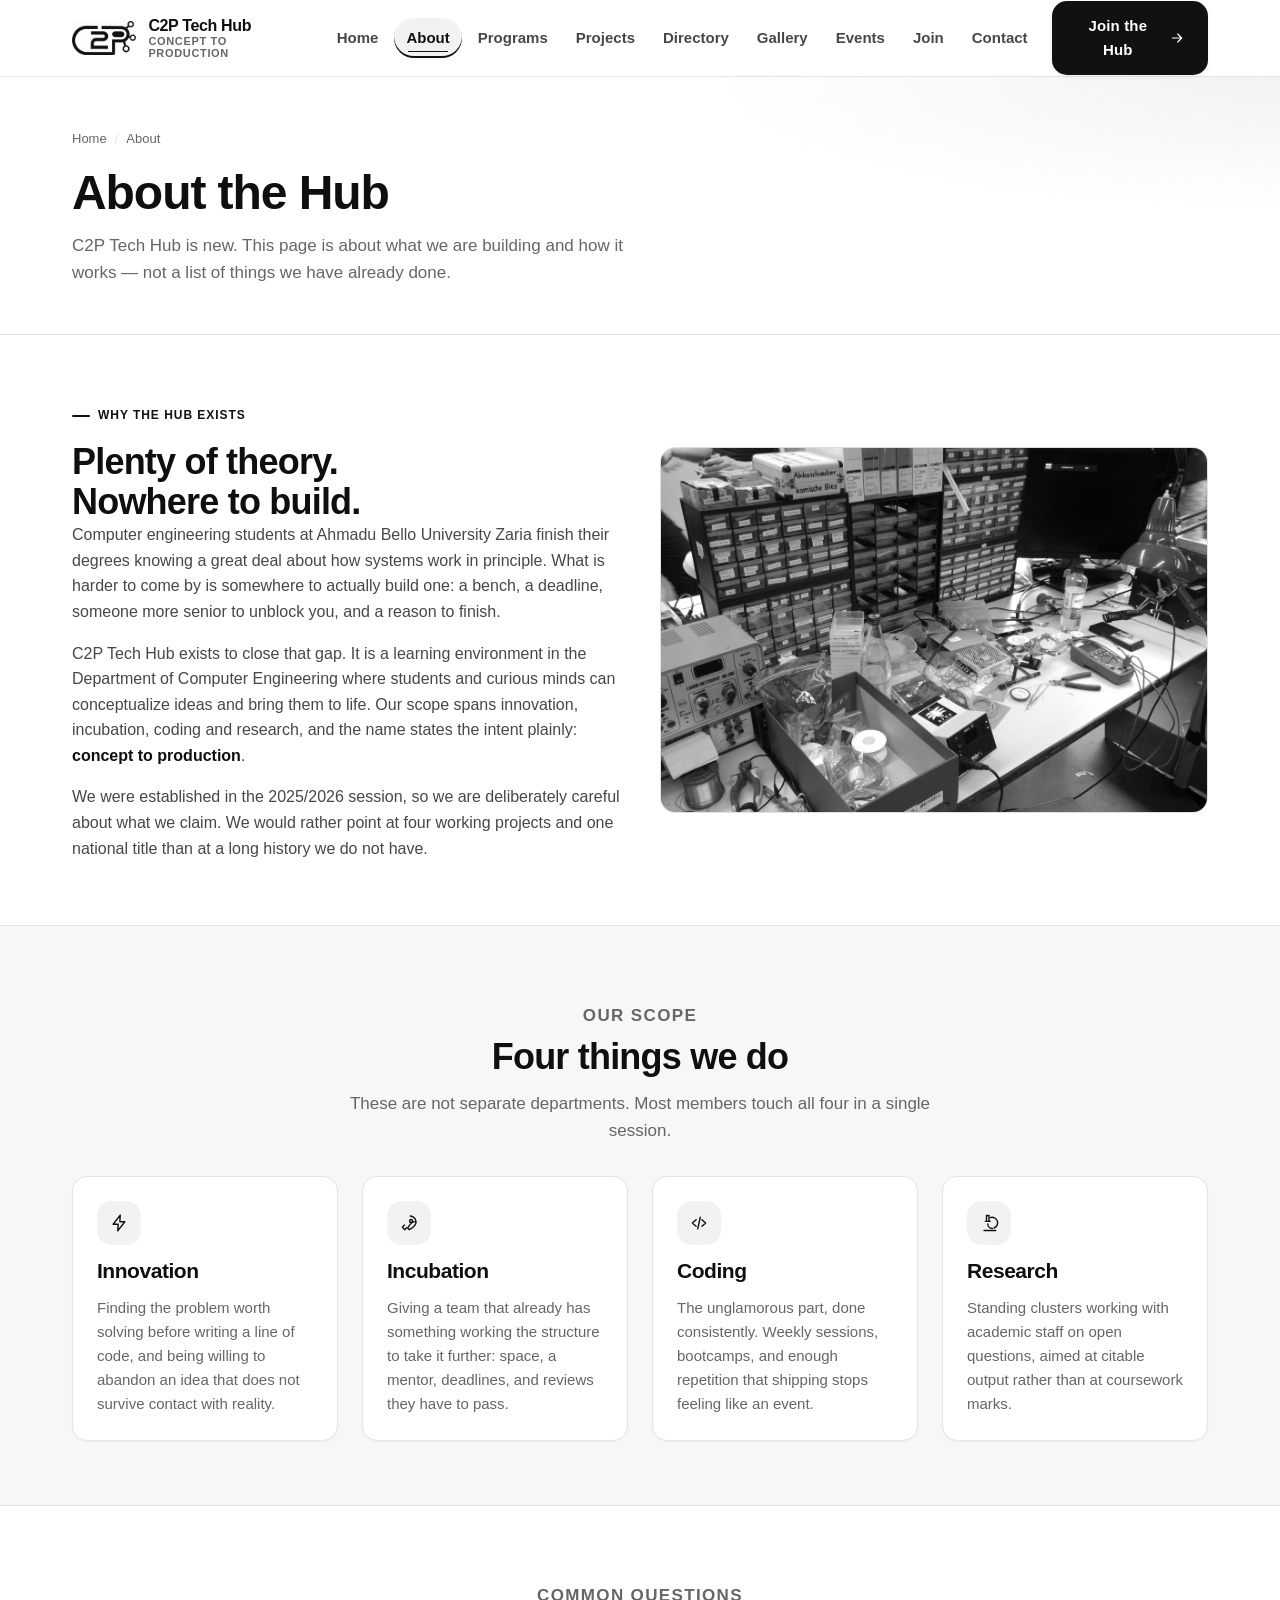
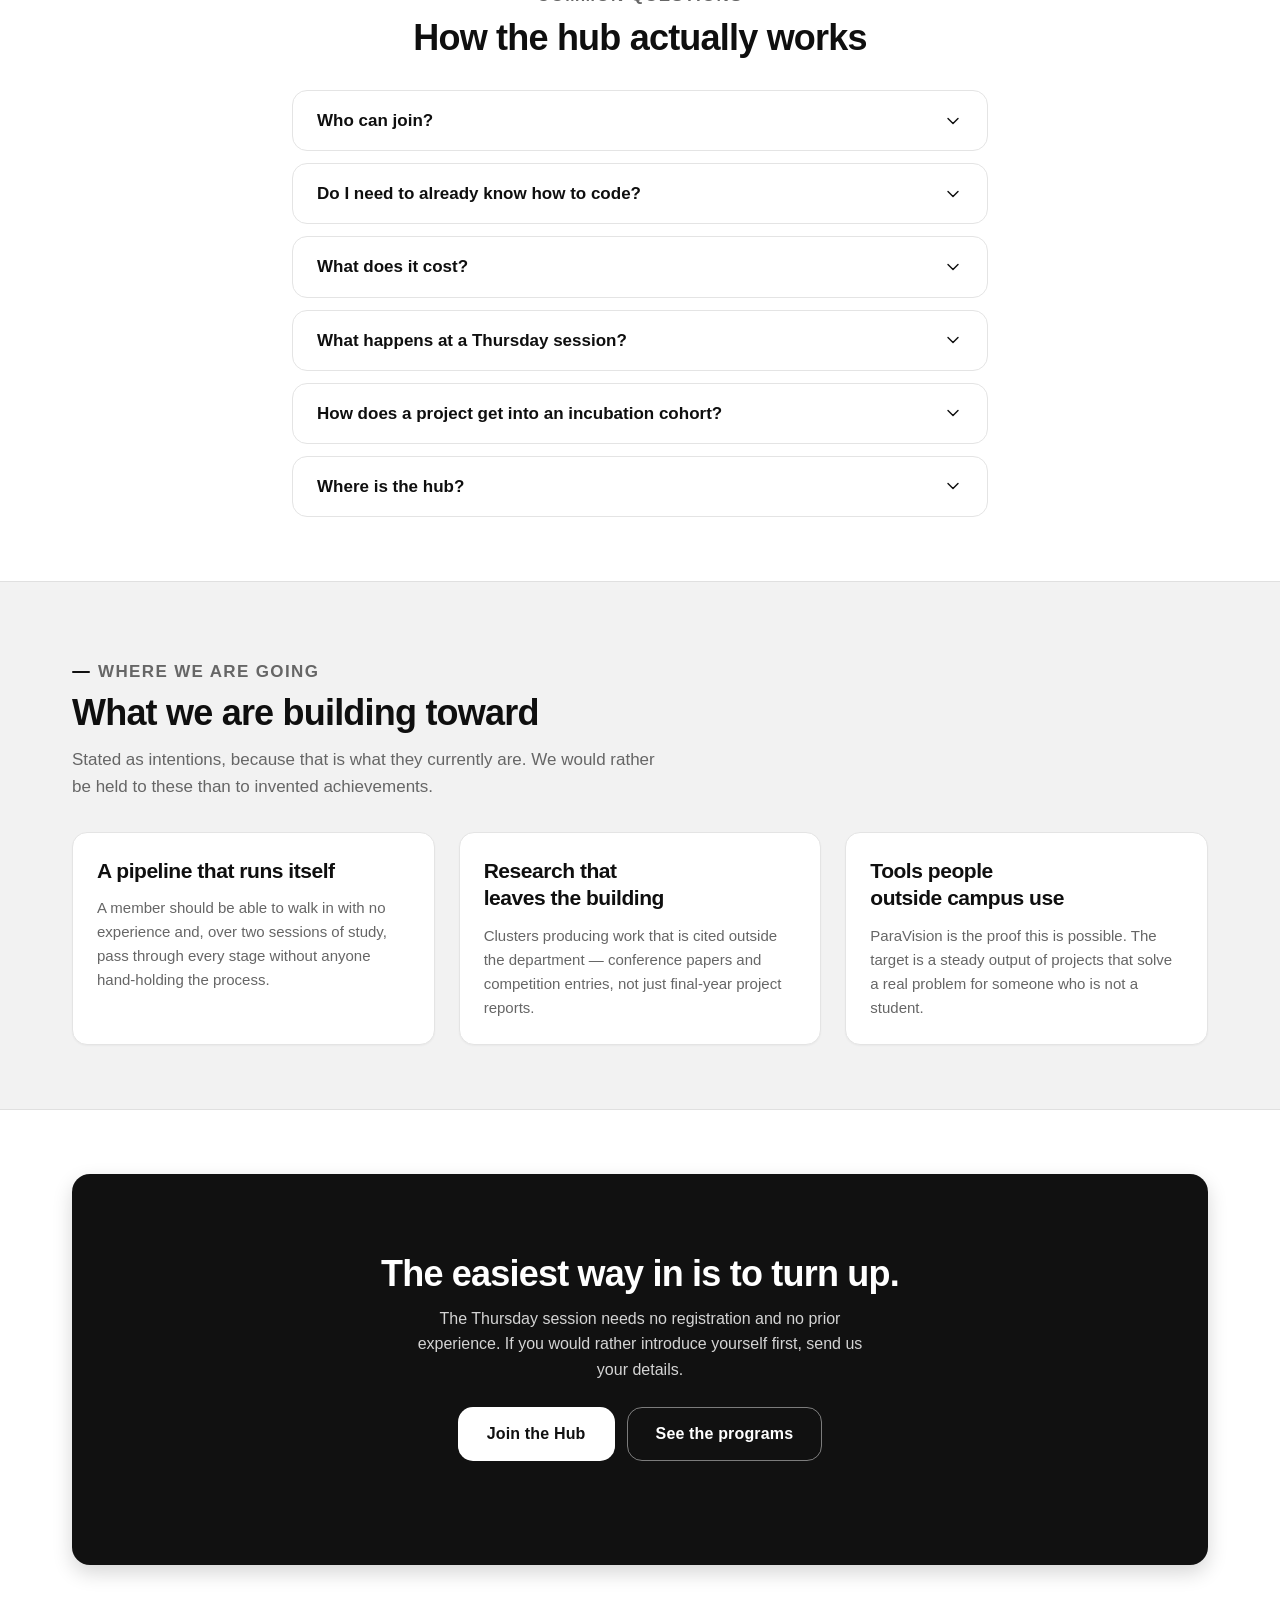
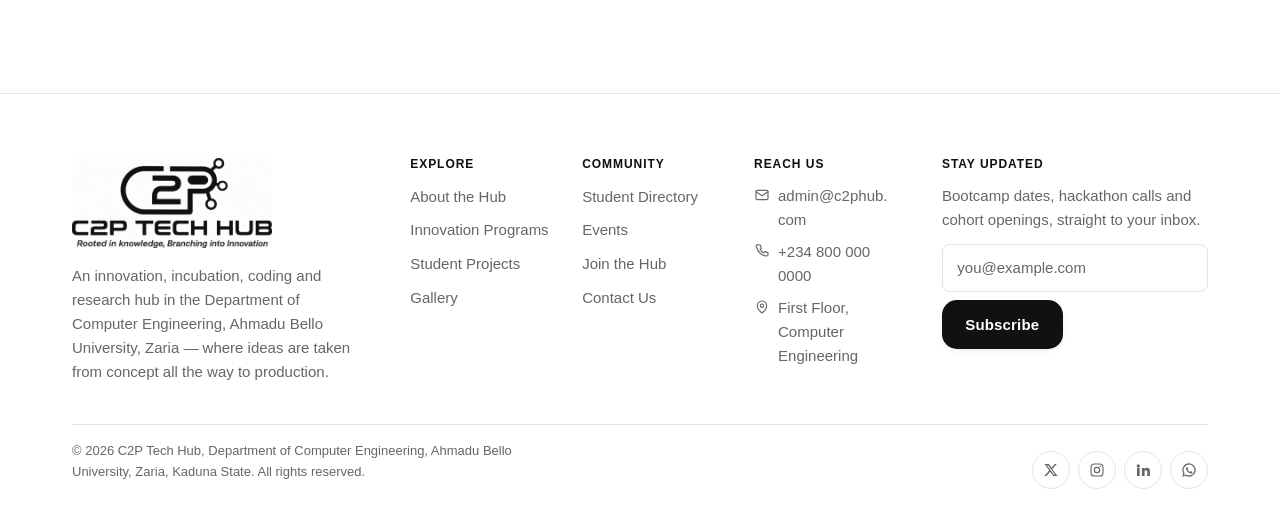
<file: c2p-hub/about.html>
<!DOCTYPE html>
<html lang="en">
<head>
  <meta charset="utf-8">
  <meta name="viewport" content="width=device-width, initial-scale=1">
  <title>About the Hub | C2P Tech Hub &mdash; Concept to Production</title>
  <meta name="description" content="C2P Tech Hub is a newly established innovation, incubation, coding and research hub in the Department of Computer Engineering, Ahmadu Bello University, Zaria. Here is what we are building and how it works.">
  <meta name="author" content="C2P Tech Hub, Department of Computer Engineering, Ahmadu Bello University, Zaria, Kaduna State">
  <meta name="theme-color" content="#111111">
  <link rel="icon" href="assets/images/C2PLOGO-mark-mono.png" type="image/png">
  <link rel="stylesheet" href="assets/css/reset.css">
  <link rel="stylesheet" href="assets/css/main.css">
  <link rel="stylesheet" href="assets/css/responsive.css">

  <!-- The one permitted script element: a declarative ld+json data island, not executable code. -->
  <script type="application/ld+json">
  {
    "@context": "https://schema.org",
    "@type": "AboutPage",
    "name": "About the C2P Tech Hub",
    "url": "https://c2phub.com/about.html",
    "description": "What the C2P Tech Hub is, why it exists, and how membership works.",
    "isPartOf": {
      "@type": "WebSite",
      "name": "C2P Tech Hub",
      "url": "https://c2phub.com/"
    },
    "about": {
      "@type": "EducationalOrganization",
      "name": "C2P Tech Hub",
      "alternateName": "Concept to Production Tech Hub",
      "foundingDate": "2025-10-17",
      "slogan": "Rooted in knowledge, Branching into Innovation",
      "email": "admin@c2phub.com",
      "parentOrganization": {
        "@type": "CollegeOrUniversity",
        "name": "Ahmadu Bello University, Zaria"
      },
      "address": {
        "@type": "PostalAddress",
        "streetAddress": "Department of Computer Engineering, First Floor",
        "addressLocality": "Zaria",
        "addressRegion": "Kaduna State",
        "addressCountry": "NG"
      }
    }
  }
  </script>
</head>

<body>
  <a class="skip-link" href="#main">Skip to main content</a>

  <!-- ====================== SHARED HEADER / NAVIGATION ====================== -->
  <header class="site-header">
    <div class="container header-inner">

      <a class="brand" href="index.html">
        <img class="brand-mark" src="assets/images/C2PLOGO-mark-mono.png"
             alt="C2P Tech Hub logo mark" width="320" height="169">
        <span class="brand-text">
          <span class="brand-name">C2P Tech Hub</span>
          <span class="brand-tagline">Concept to Production</span>
        </span>
      </a>

      <input class="nav-toggle" type="checkbox" id="nav-toggle">
      <label class="nav-toggle-label" for="nav-toggle">
        <svg class="icon icon-open" viewBox="0 0 24 24" aria-hidden="true" focusable="false">
          <path d="M4 7h16M4 12h16M4 17h16"/>
        </svg>
        <svg class="icon icon-close" viewBox="0 0 24 24" aria-hidden="true" focusable="false">
          <path d="M6 6l12 12M18 6L6 18"/>
        </svg>
        <span class="sr-only">Show or hide the main menu</span>
      </label>

      <nav class="site-nav" aria-label="Primary">
        <ul class="nav-list">
          <li><a class="nav-link" href="index.html">Home</a></li>
          <li><a class="nav-link" href="about.html" aria-current="page">About</a></li>
          <li><a class="nav-link" href="programs.html">Programs</a></li>
          <li><a class="nav-link" href="projects.html">Projects</a></li>
          <li><a class="nav-link" href="directory.html">Directory</a></li>
          <li><a class="nav-link" href="gallery.html">Gallery</a></li>
          <li><a class="nav-link" href="events.html">Events</a></li>
          <li><a class="nav-link" href="join.html">Join</a></li>
          <li><a class="nav-link" href="contact.html">Contact</a></li>
        </ul>
      </nav>

      <a class="btn btn-primary header-cta" href="join.html">
        Join the Hub
        <svg class="icon icon--sm" viewBox="0 0 24 24" aria-hidden="true" focusable="false">
          <path d="M5 12h14M13 6l6 6-6 6"/>
        </svg>
      </a>

    </div>
  </header>

  <main id="main">

    <!-- ============================ PAGE BANNER ============================ -->
    <section class="page-banner" aria-labelledby="page-title">
      <div class="container">
        <nav class="breadcrumb" aria-label="Breadcrumb">
          <ol>
            <li><a href="index.html">Home</a></li>
            <li aria-current="page">About</li>
          </ol>
        </nav>
        <h1 id="page-title">About the Hub</h1>
        <p>
          C2P Tech Hub is new. This page is about what we are building and how it
          works &mdash; not a list of things we have already done.
        </p>
      </div>
    </section>

    <!-- ============================ WHY WE EXIST ============================ -->
    <section class="section" aria-labelledby="why-title">
      <div class="container">
        <div class="split">

          <div class="prose">
            <p class="eyebrow">Why the hub exists</p>
            <h2 id="why-title">Plenty of theory. Nowhere to build.</h2>
            <p>
              Computer engineering students at Ahmadu Bello University Zaria finish their
              degrees knowing a great deal about how systems work in principle. What
              is harder to come by is somewhere to actually build one: a bench, a
              deadline, someone more senior to unblock you, and a reason to finish.
            </p>
            <p>
              C2P Tech Hub exists to close that gap. It is a learning environment in
              the Department of Computer Engineering where students and curious minds
              can conceptualize ideas and bring them to life. Our scope spans
              innovation, incubation, coding and research, and the name states the
              intent plainly: <strong>concept to production</strong>.
            </p>
            <p>
              We were established in the 2025/2026 session, so we are deliberately
              careful about what we claim. We would rather point at four working
              projects and one national title than at a long history we do not have.
            </p>
          </div>

          <figure class="feature__media">
            <img loading="lazy" decoding="async" src="assets/images/gallery/gallery-workspace-01.jpg"
                 alt="The C2P Tech Hub workspace on the first floor of the Computer Engineering building, with project benches and shared screens"
                 width="1200" height="800">
          </figure>

        </div>
      </div>
    </section>

    <!-- ============================= FOUR PILLARS ============================= -->
    <section class="section section--sunken" aria-labelledby="pillars-title">
      <div class="container">

        <div class="section-head">
          <p class="eyebrow">Our scope</p>
          <h2 id="pillars-title">Four things we do</h2>
          <p>These are not separate departments. Most members touch all four in a single session.</p>
        </div>

        <div class="grid grid--4">

          <article class="card">
            <div class="card__head">
              <span class="icon-plate" aria-hidden="true">
                <svg class="icon" viewBox="0 0 24 24" focusable="false">
                  <path d="M13.5 2.5L5 13.5h6L10.5 21.5 19 10.5h-6z"/>
                </svg>
              </span>
            </div>
            <h3>Innovation</h3>
            <p>Finding the problem worth solving before writing a line of code, and being willing to abandon an idea that does not survive contact with reality.</p>
          </article>

          <article class="card">
            <div class="card__head">
              <span class="icon-plate" aria-hidden="true">
                <svg class="icon" viewBox="0 0 24 24" focusable="false">
                  <path d="M13.5 3.5c3.4 0 7 3.6 7 7 0 4.5-5.2 8-8 9.5l-2-2c1.5-2.8 5-8 9.5-8"/>
                  <circle cx="14.5" cy="9.5" r="1.8"/>
                  <path d="M6.5 14.5L4 17l3 3 2.5-2.5"/>
                </svg>
              </span>
            </div>
            <h3>Incubation</h3>
            <p>Giving a team that already has something working the structure to take it further: space, a mentor, deadlines, and reviews they have to pass.</p>
          </article>

          <article class="card">
            <div class="card__head">
              <span class="icon-plate" aria-hidden="true">
                <svg class="icon" viewBox="0 0 24 24" focusable="false">
                  <path d="M8.5 8L4 12l4.5 4M15.5 8l4.5 4-4.5 4M13.5 5l-3 14"/>
                </svg>
              </span>
            </div>
            <h3>Coding</h3>
            <p>The unglamorous part, done consistently. Weekly sessions, bootcamps, and enough repetition that shipping stops feeling like an event.</p>
          </article>

          <article class="card">
            <div class="card__head">
              <span class="icon-plate" aria-hidden="true">
                <svg class="icon" viewBox="0 0 24 24" focusable="false">
                  <path d="M9 3h3v7H9zM7.5 10h6M6 21h14"/>
                  <path d="M10.5 13a5.5 5.5 0 0 0 5.5 5.5"/>
                  <path d="M13.5 5.5A6.5 6.5 0 0 1 18 18"/>
                </svg>
              </span>
            </div>
            <h3>Research</h3>
            <p>Standing clusters working with academic staff on open questions, aimed at citable output rather than at coursework marks.</p>
          </article>

        </div>

      </div>
    </section>

    <!-- ====================== ACCORDION: HOW IT WORKS ====================== -->
    <section class="section" aria-labelledby="faq-title">
      <div class="container container--narrow">

        <div class="section-head">
          <p class="eyebrow">Common questions</p>
          <h2 id="faq-title">How the hub actually works</h2>
        </div>

        <!-- CSS-only component 2 of 4: native <details>/<summary> accordion, no JavaScript. -->
        <div class="accordion">

          <details class="accordion__item">
            <summary class="accordion__summary">
              Who can join?
              <svg class="icon chevron" viewBox="0 0 24 24" aria-hidden="true" focusable="false">
                <path d="M6 9l6 6 6-6"/>
              </svg>
            </summary>
            <div class="accordion__panel">
              <p>
                Any student of Ahmadu Bello University Zaria, at any level from 100L
                upward. The hub sits inside the Department of Computer Engineering
                but membership is not restricted to it &mdash; we currently have
                members from Computer Science, Electrical and Electronics
                Engineering, and Mechatronics Engineering.
              </p>
            </div>
          </details>

          <details class="accordion__item">
            <summary class="accordion__summary">
              Do I need to already know how to code?
              <svg class="icon chevron" viewBox="0 0 24 24" aria-hidden="true" focusable="false">
                <path d="M6 9l6 6 6-6"/>
              </svg>
            </summary>
            <div class="accordion__panel">
              <p>
                No. The introductory bootcamp tracks assume nothing, and the weekly
                Thursday session has no prerequisite at all. What we do ask for is
                that you keep turning up &mdash; consistency matters far more here
                than what you already know.
              </p>
            </div>
          </details>

          <details class="accordion__item">
            <summary class="accordion__summary">
              What does it cost?
              <svg class="icon chevron" viewBox="0 0 24 24" aria-hidden="true" focusable="false">
                <path d="M6 9l6 6 6-6"/>
              </svg>
            </summary>
            <div class="accordion__panel">
              <p>
                Membership is free. Development boards and shared machines are
                provided for bootcamps and are used in pairs. If a project needs
                components beyond what the hub stocks, that is discussed with the
                team and the department case by case.
              </p>
            </div>
          </details>

          <details class="accordion__item">
            <summary class="accordion__summary">
              What happens at a Thursday session?
              <svg class="icon chevron" viewBox="0 0 24 24" aria-hidden="true" focusable="false">
                <path d="M6 9l6 6 6-6"/>
              </svg>
            </summary>
            <div class="accordion__panel">
              <p>
                Very little ceremony. People arrive, say what they are stuck on, and
                get on with it. Some members are working through problem sets, some
                are pairing on a project, and senior members move between tables. It
                runs for two hours and there is no register.
              </p>
            </div>
          </details>

          <details class="accordion__item">
            <summary class="accordion__summary">
              How does a project get into an incubation cohort?
              <svg class="icon chevron" viewBox="0 0 24 24" aria-hidden="true" focusable="false">
                <path d="M6 9l6 6 6-6"/>
              </svg>
            </summary>
            <div class="accordion__panel">
              <p>
                You need something that already works, however roughly, and a team
                that will still be there in four months. Most cohort places go to
                teams that did well at a hackathon or finished a strong bootcamp
                project. Eight teams are taken per cohort, and places are lost if
                milestone reviews are missed.
              </p>
            </div>
          </details>

          <details class="accordion__item">
            <summary class="accordion__summary">
              Where is the hub?
              <svg class="icon chevron" viewBox="0 0 24 24" aria-hidden="true" focusable="false">
                <path d="M6 9l6 6 6-6"/>
              </svg>
            </summary>
            <div class="accordion__panel">
              <p>
                First floor of the Department of Computer Engineering, Ahmadu Bello
                University, Zaria. Full directions and contact details are on the
                <a class="text-link" href="contact.html">contact page</a>.
              </p>
            </div>
          </details>

        </div>

      </div>
    </section>

    <!-- ========================== WHAT WE ARE BUILDING ========================== -->
    <section class="section section--tinted" aria-labelledby="building-title">
      <div class="container">

        <div class="section-head section-head--left">
          <p class="eyebrow">Where we are going</p>
          <h2 id="building-title">What we are building toward</h2>
          <p>
            Stated as intentions, because that is what they currently are. We would
            rather be held to these than to invented achievements.
          </p>
        </div>

        <div class="grid grid--3">

          <article class="card">
            <h3>A pipeline that runs itself</h3>
            <p>A member should be able to walk in with no experience and, over two sessions of study, pass through every stage without anyone hand-holding the process.</p>
          </article>

          <article class="card">
            <h3>Research that leaves the building</h3>
            <p>Clusters producing work that is cited outside the department &mdash; conference papers and competition entries, not just final-year project reports.</p>
          </article>

          <article class="card">
            <h3>Tools people outside campus use</h3>
            <p>ParaVision is the proof this is possible. The target is a steady output of projects that solve a real problem for someone who is not a student.</p>
          </article>

        </div>

      </div>
    </section>

    <!-- ============================= CTA BAND ============================= -->
    <section class="section" aria-labelledby="cta-title">
      <div class="container">
        <div class="cta-band">
          <h2 id="cta-title">The easiest way in is to turn up.</h2>
          <p>
            The Thursday session needs no registration and no prior experience. If
            you would rather introduce yourself first, send us your details.
          </p>
          <p class="cluster">
            <a class="btn btn-inverse btn--lg" href="join.html">Join the Hub</a>
            <a class="btn btn-outline-inverse btn--lg" href="programs.html">See the programs</a>
          </p>
        </div>
      </div>
    </section>

  </main>

  <!-- ============================ SHARED FOOTER ============================ -->
  <footer class="site-footer">
    <div class="container">

      <div class="footer-top">

        <div class="footer-brand">
          <a href="index.html">
            <img class="footer-logo" src="assets/images/C2PLOGO-mono.png"
                 alt="C2P Tech Hub &mdash; Rooted in knowledge, Branching into Innovation"
                 width="900" height="405">
          </a>
          <p>
            An innovation, incubation, coding and research hub in the Department
            of Computer Engineering, Ahmadu Bello University, Zaria &mdash; where
            ideas are taken from concept all the way to production.
          </p>
        </div>

        <div class="footer-nav-groups">

          <div class="footer-group">
            <h2>Explore</h2>
            <ul>
              <li><a href="about.html">About the Hub</a></li>
              <li><a href="programs.html">Innovation Programs</a></li>
              <li><a href="projects.html">Student Projects</a></li>
              <li><a href="gallery.html">Gallery</a></li>
            </ul>
          </div>

          <div class="footer-group">
            <h2>Community</h2>
            <ul>
              <li><a href="directory.html">Student Directory</a></li>
              <li><a href="events.html">Events</a></li>
              <li><a href="join.html">Join the Hub</a></li>
              <li><a href="contact.html">Contact Us</a></li>
            </ul>
          </div>

          <div class="footer-group">
            <h2>Reach Us</h2>
            <ul>
              <li>
                <a href="mailto:admin@c2phub.com">
                  <svg class="icon icon--sm" viewBox="0 0 24 24" aria-hidden="true" focusable="false">
                    <rect x="3" y="5" width="18" height="14" rx="2"/>
                    <path d="M3 7l9 6 9-6"/>
                  </svg>
                  admin@c2phub.com
                </a>
              </li>
              <li>
                <a href="tel:+2348000000000">
                  <svg class="icon icon--sm" viewBox="0 0 24 24" aria-hidden="true" focusable="false">
                    <path d="M6.5 3h3l1.5 5-2 1.5a12 12 0 0 0 5.5 5.5L16 13l5 1.5v3a2 2 0 0 1-2.2 2A16.5 16.5 0 0 1 4 6.2 2 2 0 0 1 6.5 3z"/>
                  </svg>
                  +234 800 000 0000
                </a>
              </li>
              <li>
                <a href="contact.html">
                  <svg class="icon icon--sm" viewBox="0 0 24 24" aria-hidden="true" focusable="false">
                    <path d="M12 21s7-5.6 7-11a7 7 0 1 0-14 0c0 5.4 7 11 7 11z"/>
                    <circle cx="12" cy="10" r="2.5"/>
                  </svg>
                  First Floor, Computer Engineering
                </a>
              </li>
            </ul>
          </div>

        </div>

        <div class="footer-subscribe">
          <h2>Stay Updated</h2>
          <p>Bootcamp dates, hackathon calls and cohort openings, straight to your inbox.</p>
          <form class="inline-form" action="mailto:admin@c2phub.com" method="post"
                enctype="text/plain" aria-label="Subscribe to C2P Tech Hub updates">
            <label class="sr-only" for="footer-email">Your email address</label>
            <input class="input" type="email" id="footer-email" name="subscriber_email"
                   placeholder="you@example.com" required>
            <button class="btn btn-primary" type="submit">Subscribe</button>
          </form>
        </div>

      </div>

      <div class="footer-bottom">
        <p>&copy; 2026 C2P Tech Hub, Department of Computer Engineering, Ahmadu Bello University, Zaria, Kaduna State. All rights reserved.</p>

        <ul class="social-list">
          <li>
            <a href="https://x.com/c2ptechhub" title="C2P Tech Hub on X">
              <span class="sr-only">C2P Tech Hub on X (placeholder handle)</span>
              <svg class="icon icon--sm icon--filled" viewBox="0 0 24 24" aria-hidden="true" focusable="false">
                <path d="M17.5 3h3.1l-6.8 7.8L21.8 21h-6.2l-4.9-6.3L5.1 21H2l7.3-8.3L2.4 3h6.4l4.4 5.8L17.5 3zm-1.1 16.1h1.7L7.7 4.8H5.9l10.5 14.3z"/>
              </svg>
            </a>
          </li>
          <li>
            <a href="https://instagram.com/c2ptechhub" title="C2P Tech Hub on Instagram">
              <span class="sr-only">C2P Tech Hub on Instagram (placeholder handle)</span>
              <svg class="icon icon--sm" viewBox="0 0 24 24" aria-hidden="true" focusable="false">
                <rect x="3" y="3" width="18" height="18" rx="5"/>
                <circle cx="12" cy="12" r="4"/>
                <circle cx="17.2" cy="6.8" r="1.1" fill="currentColor" stroke="none"/>
              </svg>
            </a>
          </li>
          <li>
            <a href="https://linkedin.com/company/c2p-tech-hub" title="C2P Tech Hub on LinkedIn">
              <span class="sr-only">C2P Tech Hub on LinkedIn (placeholder handle)</span>
              <svg class="icon icon--sm icon--filled" viewBox="0 0 24 24" aria-hidden="true" focusable="false">
                <path d="M4.98 3.5a2.5 2.5 0 1 1 0 5 2.5 2.5 0 0 1 0-5zM3 9h4v12H3V9zm7 0h3.8v1.7h.05c.53-.95 1.83-1.95 3.77-1.95 4.03 0 4.78 2.5 4.78 5.76V21h-4v-5.6c0-1.34-.03-3.06-1.9-3.06-1.9 0-2.2 1.45-2.2 2.96V21h-4V9z"/>
              </svg>
            </a>
          </li>
          <li>
            <a href="https://wa.me/2348000000000" title="C2P Tech Hub on WhatsApp">
              <span class="sr-only">C2P Tech Hub on WhatsApp (placeholder number)</span>
              <svg class="icon icon--sm icon--filled" viewBox="0 0 24 24" aria-hidden="true" focusable="false">
                <path d="M12 2a10 10 0 0 0-8.6 15.05L2 22l5.1-1.33A10 10 0 1 0 12 2zm0 1.9a8.1 8.1 0 1 1-4.13 15.07l-.3-.18-3.02.79.8-2.94-.19-.31A8.1 8.1 0 0 1 12 3.9zm-3.1 4.1c-.16 0-.42.06-.64.3-.22.24-.85.83-.85 2.02s.87 2.34 1 2.5c.12.16 1.7 2.7 4.17 3.68 2.06.81 2.48.65 2.93.61.45-.04 1.45-.59 1.65-1.17.2-.57.2-1.06.14-1.16-.06-.1-.22-.16-.46-.28-.24-.12-1.45-.71-1.67-.79-.22-.08-.39-.12-.55.12-.16.24-.63.79-.77.95-.14.16-.28.18-.52.06-.24-.12-1.03-.38-1.96-1.21-.72-.65-1.21-1.45-1.35-1.69-.14-.24-.02-.37.1-.49.11-.11.24-.28.36-.42.12-.14.16-.24.24-.4.08-.16.04-.3-.02-.42-.06-.12-.54-1.32-.74-1.8-.19-.46-.39-.4-.54-.41h-.46z"/>
              </svg>
            </a>
          </li>
        </ul>
      </div>

    </div>
  </footer>

</body>
</html>
</file>
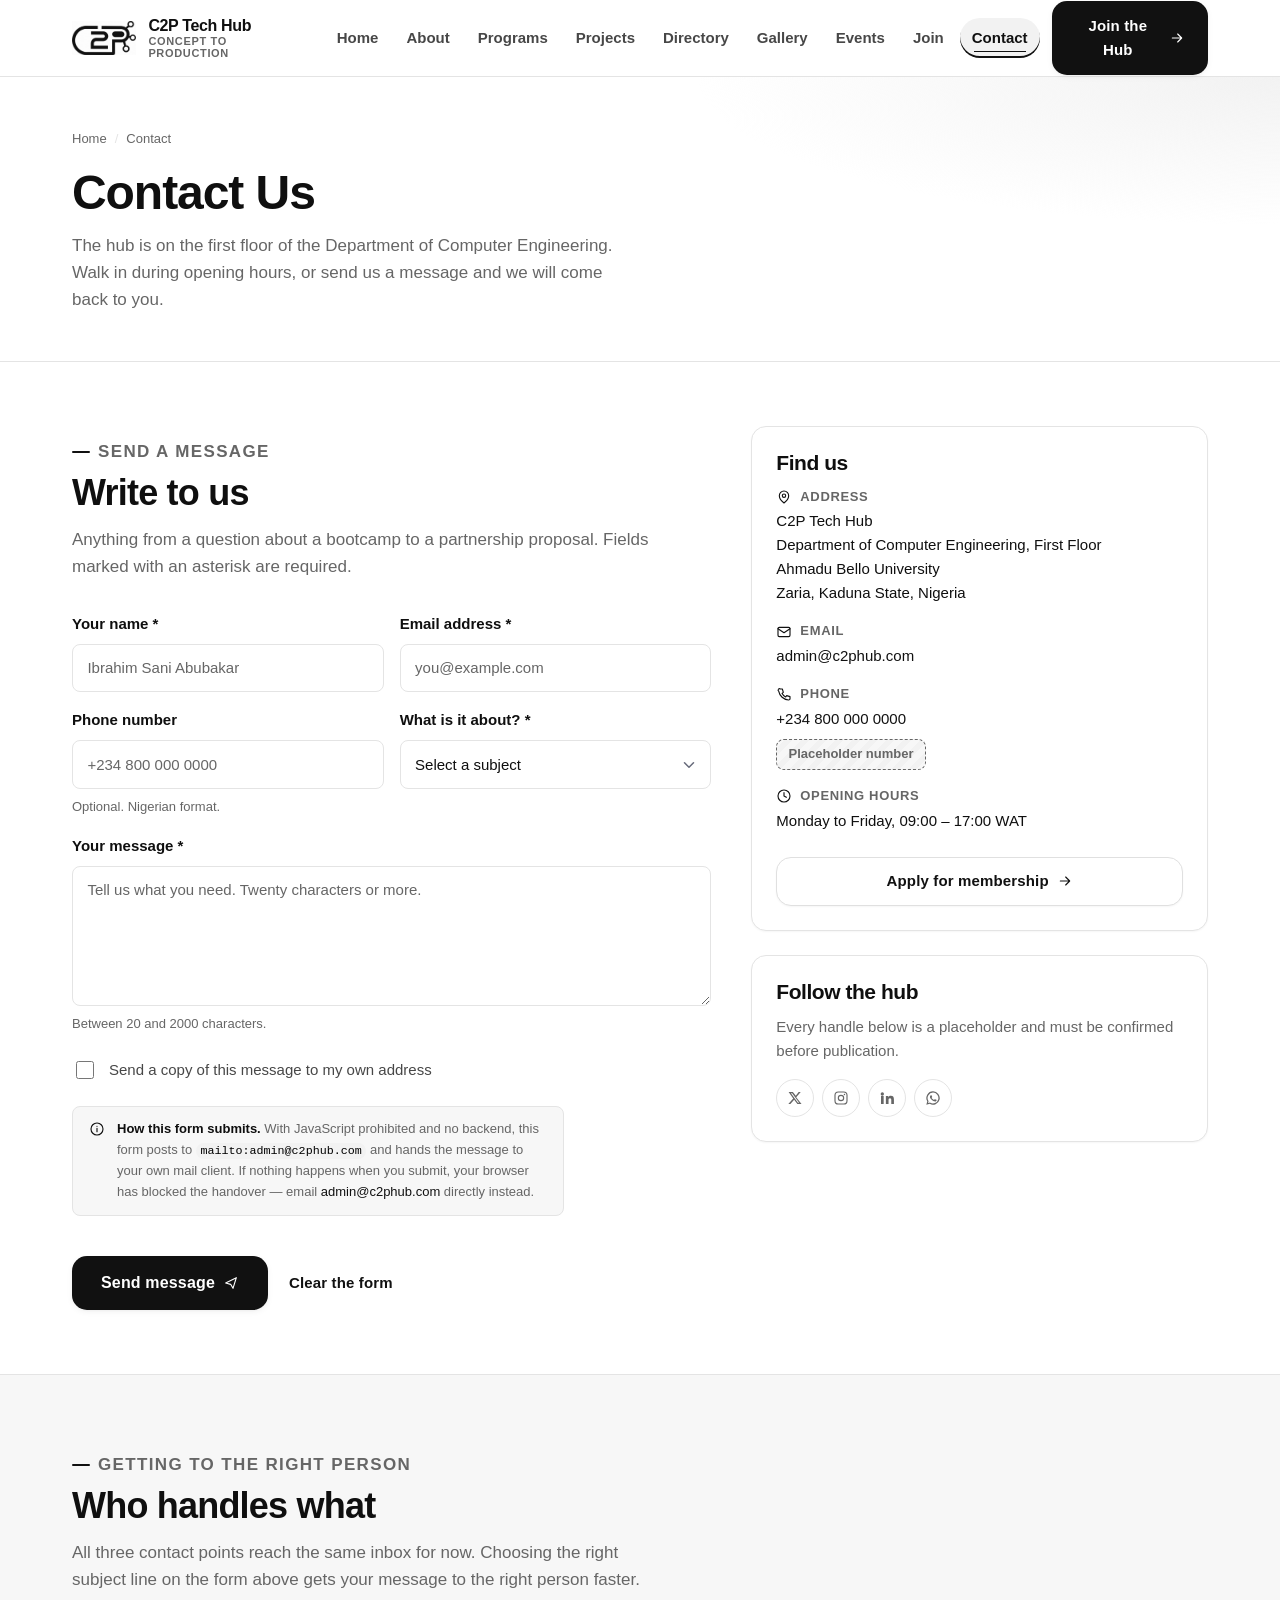
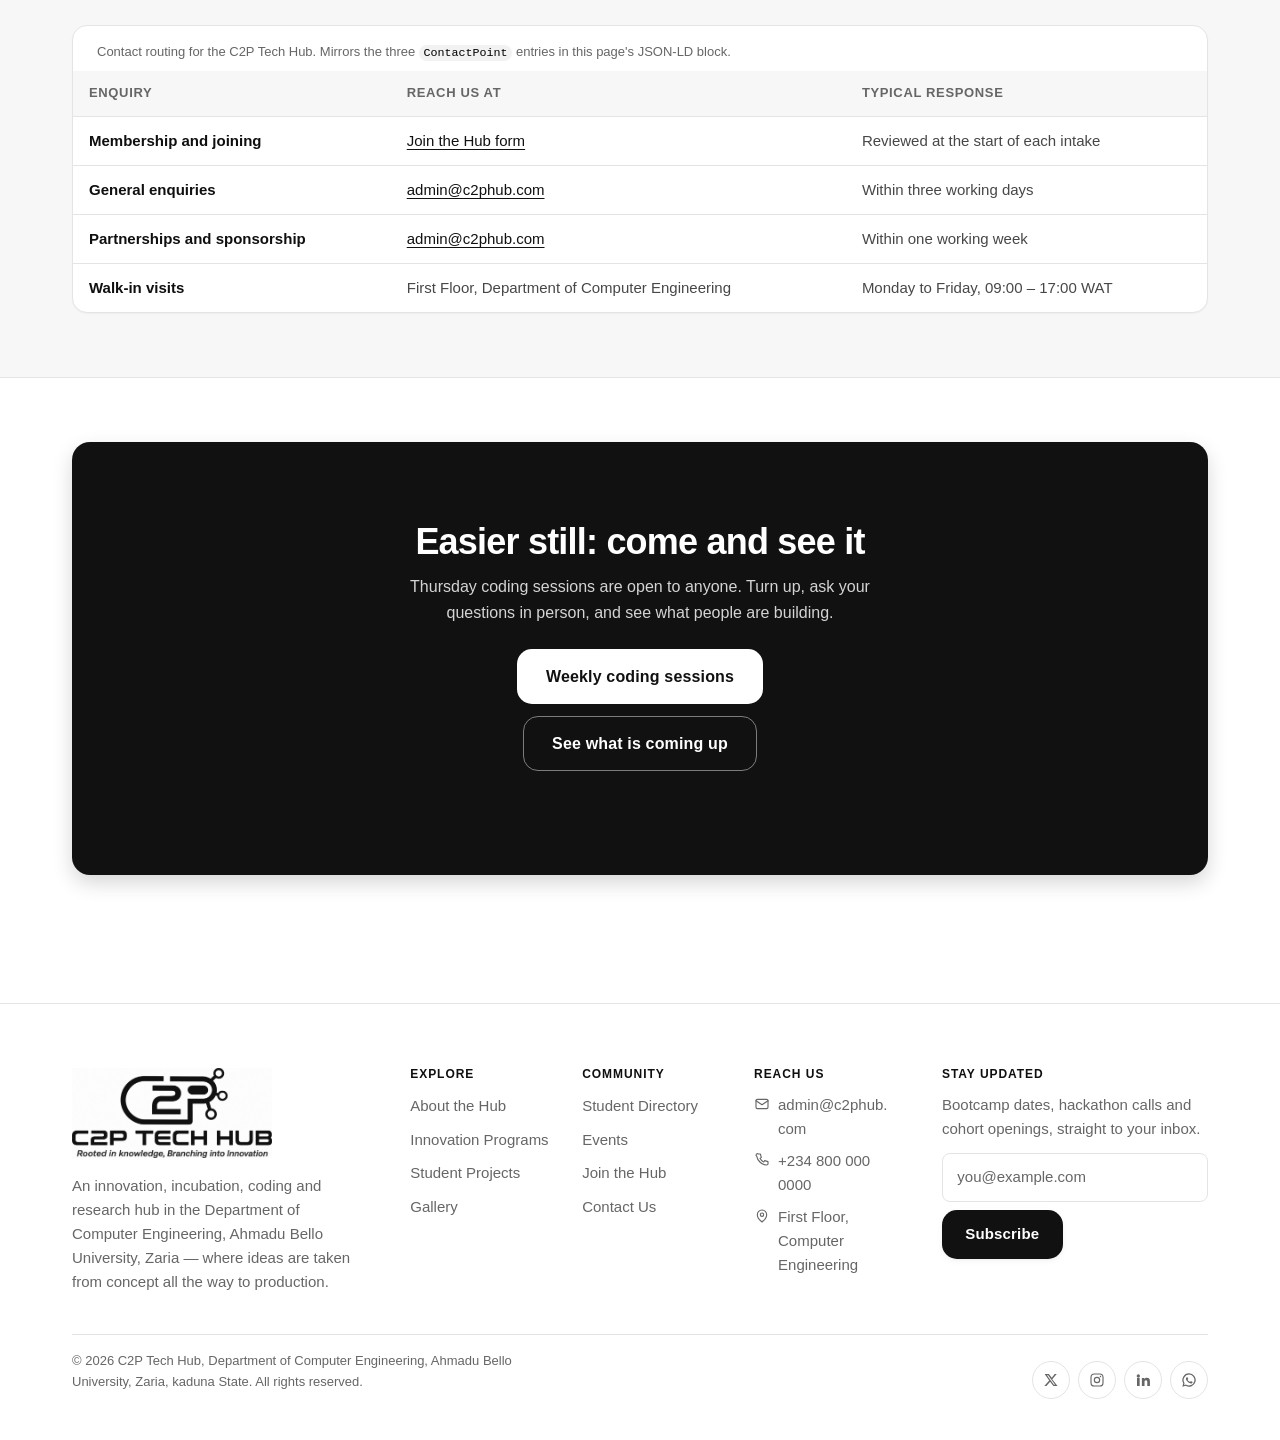
<file: c2p-hub/contact.html>
<!DOCTYPE html>
<html lang="en">
<head>
  <meta charset="utf-8">
  <meta name="viewport" content="width=device-width, initial-scale=1">
  <title>Contact | C2P Tech Hub &mdash; Concept to Production</title>
  <meta name="description" content="Contact the C2P Tech Hub: First Floor, Department of Computer Engineering, Ahmadu Bello University, Zaria, Kaduna State. Email admin@c2phub.com.">
  <meta name="author" content="C2P Tech Hub, Department of Computer Engineering, Ahmadu Bello University, Zaria, Kaduna State">
  <meta name="theme-color" content="#111111">
  <link rel="icon" href="assets/images/C2PLOGO-mark-mono.png" type="image/png">
  <link rel="stylesheet" href="assets/css/reset.css">
  <link rel="stylesheet" href="assets/css/main.css">
  <link rel="stylesheet" href="assets/css/responsive.css">

  <!-- The one permitted script element: a declarative ld+json data island, not executable code. -->
  <script type="application/ld+json">
  {
    "@context": "https://schema.org",
    "@type": "EducationalOrganization",
    "name": "C2P Tech Hub",
    "alternateName": "Concept to Production Hub",
    "url": "https://c2phub.com/",
    "logo": "https://c2phub.com/assets/images/C2PLOGO.PNG",
    "email": "admin@c2phub.com",
    "telephone": "+234-800-000-0000",
    "description": "An innovation, incubation, coding and research hub in the Department of Computer Engineering, Ahmadu Bello University, Zaria, Kaduna State.",
    "parentOrganization": {
      "@type": "CollegeOrUniversity",
      "name": "Ahmadu Bello University, Zaria, Kaduna State",
      "department": {
        "@type": "Organization",
        "name": "Department of Computer Engineering"
      }
    },
    "address": {
      "@type": "PostalAddress",
      "name": "C2P Tech Hub",
      "streetAddress": "Department of Computer Engineering, First Floor",
      "addressLocality": "Zaria",
      "addressRegion": "Kaduna State",
      "postalCode": "810107",
      "addressCountry": "NG"
    },
    "contactPoint": [
      {
        "@type": "ContactPoint",
        "contactType": "general enquiries",
        "email": "admin@c2phub.com",
        "telephone": "+234-800-000-0000",
        "areaServed": "NG",
        "availableLanguage": ["English", "Hausa"],
        "hoursAvailable": {
          "@type": "OpeningHoursSpecification",
          "dayOfWeek": ["Monday", "Tuesday", "Wednesday", "Thursday", "Friday"],
          "opens": "09:00",
          "closes": "17:00"
        }
      },
      {
        "@type": "ContactPoint",
        "contactType": "membership",
        "email": "admin@c2phub.com",
        "areaServed": "NG",
        "availableLanguage": ["English", "Hausa"],
        "url": "https://c2phub.com/join.html"
      },
      {
        "@type": "ContactPoint",
        "contactType": "partnerships and sponsorship",
        "email": "admin@c2phub.com",
        "areaServed": "NG",
        "availableLanguage": ["English"]
      }
    ],
    "sameAs": [
      "https://x.com/c2ptechhub",
      "https://instagram.com/c2ptechhub",
      "https://linkedin.com/company/c2p-tech-hub",
      "https://wa.me/2348000000000"
    ]
  }
  </script>
</head>

<body>
  <a class="skip-link" href="#main">Skip to main content</a>

  <!-- ====================== SHARED HEADER / NAVIGATION ====================== -->
  <header class="site-header">
    <div class="container header-inner">

      <a class="brand" href="index.html">
        <img class="brand-mark" src="assets/images/C2PLOGO-mark-mono.png"
             alt="C2P Tech Hub logo mark" width="320" height="169">
        <span class="brand-text">
          <span class="brand-name">C2P Tech Hub</span>
          <span class="brand-tagline">Concept to Production</span>
        </span>
      </a>

      <input class="nav-toggle" type="checkbox" id="nav-toggle">
      <label class="nav-toggle-label" for="nav-toggle">
        <svg class="icon icon-open" viewBox="0 0 24 24" aria-hidden="true" focusable="false">
          <path d="M4 7h16M4 12h16M4 17h16"/>
        </svg>
        <svg class="icon icon-close" viewBox="0 0 24 24" aria-hidden="true" focusable="false">
          <path d="M6 6l12 12M18 6L6 18"/>
        </svg>
        <span class="sr-only">Show or hide the main menu</span>
      </label>

      <nav class="site-nav" aria-label="Primary">
        <ul class="nav-list">
          <li><a class="nav-link" href="index.html">Home</a></li>
          <li><a class="nav-link" href="about.html">About</a></li>
          <li><a class="nav-link" href="programs.html">Programs</a></li>
          <li><a class="nav-link" href="projects.html">Projects</a></li>
          <li><a class="nav-link" href="directory.html">Directory</a></li>
          <li><a class="nav-link" href="gallery.html">Gallery</a></li>
          <li><a class="nav-link" href="events.html">Events</a></li>
          <li><a class="nav-link" href="join.html">Join</a></li>
          <li><a class="nav-link" href="contact.html" aria-current="page">Contact</a></li>
        </ul>
      </nav>

      <a class="btn btn-primary header-cta" href="join.html">
        Join the Hub
        <svg class="icon icon--sm" viewBox="0 0 24 24" aria-hidden="true" focusable="false">
          <path d="M5 12h14M13 6l6 6-6 6"/>
        </svg>
      </a>

    </div>
  </header>

  <main id="main">

    <!-- ============================ PAGE BANNER ============================ -->
    <section class="page-banner" aria-labelledby="page-title">
      <div class="container">
        <nav class="breadcrumb" aria-label="Breadcrumb">
          <ol>
            <li><a href="index.html">Home</a></li>
            <li aria-current="page">Contact</li>
          </ol>
        </nav>
        <h1 id="page-title">Contact Us</h1>
        <p>
          The hub is on the first floor of the Department of Computer Engineering.
          Walk in during opening hours, or send us a message and we will come back
          to you.
        </p>
      </div>
    </section>

    <!-- ====================== FORM AND CONTACT DETAILS ====================== -->
    <section class="section" aria-labelledby="message-title">
      <div class="container">
        <div class="split split--sidebar">

          <!-- ------------------------- Message form ------------------------- -->
          <div>
            <div class="section-head section-head--left">
              <p class="eyebrow">Send a message</p>
              <h2 id="message-title">Write to us</h2>
              <p>
                Anything from a question about a bootcamp to a partnership proposal.
                Fields marked with an asterisk are required.
              </p>
            </div>

            <!-- Native HTML5 validation attributes and CSS state selectors only; no script validates or submits. -->

            <form class="form mt-4" action="mailto:admin@c2phub.com" method="post"
                  enctype="text/plain" aria-labelledby="message-title">

              <div class="form-grid form-grid--2">

                <div class="field">
                  <label for="contact-name">Your name <span class="required-mark" aria-hidden="true">*</span></label>
                  <input class="input" type="text" id="contact-name" name="name"
                         placeholder="Ibrahim Sani Abubakar" required minlength="3" maxlength="80"
                         autocomplete="name" aria-describedby="contact-name-error">
                  <span class="error-text" id="contact-name-error">Enter your name, at least three characters.</span>
                </div>

                <div class="field">
                  <label for="contact-email">Email address <span class="required-mark" aria-hidden="true">*</span></label>
                  <input class="input" type="email" id="contact-email" name="email"
                         placeholder="you@example.com" required
                         autocomplete="email" aria-describedby="contact-email-error">
                  <span class="error-text" id="contact-email-error">Enter a valid email address, for example you@example.com.</span>
                </div>

                <div class="field">
                  <label for="contact-phone">Phone number</label>
                  <input class="input" type="tel" id="contact-phone" name="phone"
                         placeholder="+234 800 000 0000"
                         pattern="(\+234|0)[\s-]?[789][01]\d[\s-]?\d{3}[\s-]?\d{4}"
                         autocomplete="tel" aria-describedby="contact-phone-hint contact-phone-error">
                  <span class="hint" id="contact-phone-hint">Optional. Nigerian format.</span>
                  <span class="error-text" id="contact-phone-error">That does not look like a Nigerian phone number.</span>
                </div>

                <div class="field">
                  <label for="contact-subject">What is it about? <span class="required-mark" aria-hidden="true">*</span></label>
                  <select class="select" id="contact-subject" name="subject" required>
                    <option value="">Select a subject</option>
                    <option value="Membership">Membership and joining</option>
                    <option value="Programs">A specific program</option>
                    <option value="Projects">A project or collaboration</option>
                    <option value="Partnership">Partnership or sponsorship</option>
                    <option value="Mentorship">Offering mentorship</option>
                    <option value="Media">Press and media</option>
                    <option value="Other">Something else</option>
                  </select>
                </div>

                <div class="field field--full">
                  <label for="contact-message">Your message <span class="required-mark" aria-hidden="true">*</span></label>
                  <textarea class="textarea" id="contact-message" name="message" required
                            minlength="20" maxlength="2000"
                            placeholder="Tell us what you need. Twenty characters or more."
                            aria-describedby="contact-message-hint contact-message-error"></textarea>
                  <span class="hint" id="contact-message-hint">Between 20 and 2000 characters.</span>
                  <span class="error-text" id="contact-message-error">Write at least 20 characters so we can help properly.</span>
                </div>

              </div>

              <label class="check" for="contact-copy">
                <input type="checkbox" id="contact-copy" name="send_copy" value="yes">
                <span>Send a copy of this message to my own address</span>
              </label>

              <p class="form-note">
                <svg class="icon icon--sm" viewBox="0 0 24 24" aria-hidden="true" focusable="false">
                  <circle cx="12" cy="12" r="9"/>
                  <path d="M12 11v5M12 8h.01"/>
                </svg>
                <span>
                  <strong>How this form submits.</strong> With JavaScript prohibited and no
                  backend, this form posts to <code>mailto:admin@c2phub.com</code> and hands
                  the message to your own mail client. If nothing happens when you submit,
                  your browser has blocked the handover &mdash; email
                  <a href="mailto:admin@c2phub.com">admin@c2phub.com</a> directly instead.
                </span>
              </p>

              <p class="cluster">
                <button class="btn btn-primary btn--lg" type="submit">
                  Send message
                  <svg class="icon icon--sm" viewBox="0 0 24 24" aria-hidden="true" focusable="false">
                    <path d="M4 12l16-8-5 16-3.5-6L4 12z"/>
                  </svg>
                </button>
                <button class="btn btn-ghost" type="reset">Clear the form</button>
              </p>

            </form>
          </div>

          <!-- ------------------------ Contact details ----------------------- -->
          <aside aria-labelledby="details-title">
            <div class="card">
              <h2 id="details-title" class="mt-0">Find us</h2>

              <dl class="detail-list">
                <div>
                  <dt>
                    <svg class="icon icon--sm" viewBox="0 0 24 24" aria-hidden="true" focusable="false">
                      <path d="M12 21s7-5.6 7-11a7 7 0 1 0-14 0c0 5.4 7 11 7 11z"/>
                      <circle cx="12" cy="10" r="2.5"/>
                    </svg>
                    Address
                  </dt>
                  <dd>
                    <address>
                      C2P Tech Hub<br>
                      Department of Computer Engineering, First Floor<br>
                      Ahmadu Bello University<br>
                      Zaria, Kaduna State, Nigeria
                    </address>
                  </dd>
                </div>

                <div>
                  <dt>
                    <svg class="icon icon--sm" viewBox="0 0 24 24" aria-hidden="true" focusable="false">
                      <rect x="3" y="5" width="18" height="14" rx="2"/>
                      <path d="M3 7l9 6 9-6"/>
                    </svg>
                    Email
                  </dt>
                  <dd><a href="mailto:admin@c2phub.com">admin@c2phub.com</a></dd>
                </div>

                <div>
                  <dt>
                    <svg class="icon icon--sm" viewBox="0 0 24 24" aria-hidden="true" focusable="false">
                      <path d="M6.5 3h3l1.5 5-2 1.5a12 12 0 0 0 5.5 5.5L16 13l5 1.5v3a2 2 0 0 1-2.2 2A16.5 16.5 0 0 1 4 6.2 2 2 0 0 1 6.5 3z"/>
                    </svg>
                    Phone
                  </dt>
                  <dd>
                    <a href="tel:+2348000000000">+234 800 000 0000</a>
                    <span class="tag tag--placeholder">Placeholder number</span>
                  </dd>
                </div>

                <div>
                  <dt>
                    <svg class="icon icon--sm" viewBox="0 0 24 24" aria-hidden="true" focusable="false">
                      <circle cx="12" cy="12" r="9"/>
                      <path d="M12 7v5l3.5 2"/>
                    </svg>
                    Opening hours
                  </dt>
                  <dd>Monday to Friday, 09:00 &ndash; 17:00 WAT</dd>
                </div>
              </dl>

              <p class="mt-5">
                <a class="btn btn-secondary btn--block" href="join.html">
                  Apply for membership
                  <svg class="icon icon--sm" viewBox="0 0 24 24" aria-hidden="true" focusable="false">
                    <path d="M5 12h14M13 6l6 6-6 6"/>
                  </svg>
                </a>
              </p>
            </div>

            <div class="card mt-5">
              <h2 class="mt-0">Follow the hub</h2>
              <p>
                Every handle below is a placeholder and must be confirmed before
                publication.
              </p>
              <ul class="social-list">
                <li>
                  <a href="https://x.com/c2ptechhub" title="C2P Tech Hub on X">
                    <span class="sr-only">C2P Tech Hub on X (placeholder handle)</span>
                    <svg class="icon icon--sm icon--filled" viewBox="0 0 24 24" aria-hidden="true" focusable="false">
                      <path d="M17.5 3h3.1l-6.8 7.8L21.8 21h-6.2l-4.9-6.3L5.1 21H2l7.3-8.3L2.4 3h6.4l4.4 5.8L17.5 3zm-1.1 16.1h1.7L7.7 4.8H5.9l10.5 14.3z"/>
                    </svg>
                  </a>
                </li>
                <li>
                  <a href="https://instagram.com/c2ptechhub" title="C2P Tech Hub on Instagram">
                    <span class="sr-only">C2P Tech Hub on Instagram (placeholder handle)</span>
                    <svg class="icon icon--sm" viewBox="0 0 24 24" aria-hidden="true" focusable="false">
                      <rect x="3" y="3" width="18" height="18" rx="5"/>
                      <circle cx="12" cy="12" r="4"/>
                      <circle cx="17.2" cy="6.8" r="1.1" fill="currentColor" stroke="none"/>
                    </svg>
                  </a>
                </li>
                <li>
                  <a href="https://linkedin.com/company/c2p-tech-hub" title="C2P Tech Hub on LinkedIn">
                    <span class="sr-only">C2P Tech Hub on LinkedIn (placeholder handle)</span>
                    <svg class="icon icon--sm icon--filled" viewBox="0 0 24 24" aria-hidden="true" focusable="false">
                      <path d="M4.98 3.5a2.5 2.5 0 1 1 0 5 2.5 2.5 0 0 1 0-5zM3 9h4v12H3V9zm7 0h3.8v1.7h.05c.53-.95 1.83-1.95 3.77-1.95 4.03 0 4.78 2.5 4.78 5.76V21h-4v-5.6c0-1.34-.03-3.06-1.9-3.06-1.9 0-2.2 1.45-2.2 2.96V21h-4V9z"/>
                    </svg>
                  </a>
                </li>
                <li>
                  <a href="https://wa.me/2348000000000" title="C2P Tech Hub on WhatsApp">
                    <span class="sr-only">C2P Tech Hub on WhatsApp (placeholder number)</span>
                    <svg class="icon icon--sm icon--filled" viewBox="0 0 24 24" aria-hidden="true" focusable="false">
                      <path d="M12 2a10 10 0 0 0-8.6 15.05L2 22l5.1-1.33A10 10 0 1 0 12 2zm0 1.9a8.1 8.1 0 1 1-4.13 15.07l-.3-.18-3.02.79.8-2.94-.19-.31A8.1 8.1 0 0 1 12 3.9zm-3.1 4.1c-.16 0-.42.06-.64.3-.22.24-.85.83-.85 2.02s.87 2.34 1 2.5c.12.16 1.7 2.7 4.17 3.68 2.06.81 2.48.65 2.93.61.45-.04 1.45-.59 1.65-1.17.2-.57.2-1.06.14-1.16-.06-.1-.22-.16-.46-.28-.24-.12-1.45-.71-1.67-.79-.22-.08-.39-.12-.55.12-.16.24-.63.79-.77.95-.14.16-.28.18-.52.06-.24-.12-1.03-.38-1.96-1.21-.72-.65-1.21-1.45-1.35-1.69-.14-.24-.02-.37.1-.49.11-.11.24-.28.36-.42.12-.14.16-.24.24-.4.08-.16.04-.3-.02-.42-.06-.12-.54-1.32-.74-1.8-.19-.46-.39-.4-.54-.41h-.46z"/>
                    </svg>
                  </a>
                </li>
              </ul>
            </div>
          </aside>

        </div>
      </div>
    </section>

    <!-- ========================== WHO TO ASK TABLE ========================== -->
    <section class="section section--sunken" aria-labelledby="routing-title">
      <div class="container">

        <div class="section-head section-head--left">
          <p class="eyebrow">Getting to the right person</p>
          <h2 id="routing-title">Who handles what</h2>
          <p>
            All three contact points reach the same inbox for now. Choosing the right
            subject line on the form above gets your message to the right person
            faster.
          </p>
        </div>

        <div class="table-wrap mt-5">
          <table class="data-table">
            <caption>
              Contact routing for the C2P Tech Hub. Mirrors the three
              <code>ContactPoint</code> entries in this page's JSON-LD block.
            </caption>
            <thead>
              <tr>
                <th scope="col">Enquiry</th>
                <th scope="col">Reach us at</th>
                <th scope="col">Typical response</th>
              </tr>
            </thead>
            <tbody>
              <tr>
                <th scope="row">Membership and joining</th>
                <td><a href="join.html">Join the Hub form</a></td>
                <td>Reviewed at the start of each intake</td>
              </tr>
              <tr>
                <th scope="row">General enquiries</th>
                <td><a href="mailto:admin@c2phub.com">admin@c2phub.com</a></td>
                <td>Within three working days</td>
              </tr>
              <tr>
                <th scope="row">Partnerships and sponsorship</th>
                <td><a href="mailto:admin@c2phub.com">admin@c2phub.com</a></td>
                <td>Within one working week</td>
              </tr>
              <tr>
                <th scope="row">Walk-in visits</th>
                <td>First Floor, Department of Computer Engineering</td>
                <td>Monday to Friday, 09:00 &ndash; 17:00 WAT</td>
              </tr>
            </tbody>
          </table>
        </div>

      </div>
    </section>

    <!-- ============================= CTA BAND ============================= -->
    <section class="section" aria-labelledby="cta-title">
      <div class="container">
        <div class="cta-band">
          <h2 id="cta-title">Easier still: come and see it</h2>
          <p>
            Thursday coding sessions are open to anyone. Turn up, ask your questions
            in person, and see what people are building.
          </p>
          <p class="cluster">
            <a class="btn btn-inverse btn--lg" href="programs.html#prog-coding-sessions">Weekly coding sessions</a>
            <a class="btn btn-outline-inverse btn--lg" href="events.html">See what is coming up</a>
          </p>
        </div>
      </div>
    </section>

  </main>

  <!-- ============================ SHARED FOOTER ============================ -->
  <footer class="site-footer">
    <div class="container">

      <div class="footer-top">

        <div class="footer-brand">
          <a href="index.html">
            <img class="footer-logo" src="assets/images/C2PLOGO-mono.png"
                 alt="C2P Tech Hub &mdash; Rooted in knowledge, Branching into Innovation"
                 width="900" height="405">
          </a>
          <p>
            An innovation, incubation, coding and research hub in the Department
            of Computer Engineering, Ahmadu Bello University, Zaria &mdash; where
            ideas are taken from concept all the way to production.
          </p>
        </div>

        <div class="footer-nav-groups">

          <div class="footer-group">
            <h2>Explore</h2>
            <ul>
              <li><a href="about.html">About the Hub</a></li>
              <li><a href="programs.html">Innovation Programs</a></li>
              <li><a href="projects.html">Student Projects</a></li>
              <li><a href="gallery.html">Gallery</a></li>
            </ul>
          </div>

          <div class="footer-group">
            <h2>Community</h2>
            <ul>
              <li><a href="directory.html">Student Directory</a></li>
              <li><a href="events.html">Events</a></li>
              <li><a href="join.html">Join the Hub</a></li>
              <li><a href="contact.html">Contact Us</a></li>
            </ul>
          </div>

          <div class="footer-group">
            <h2>Reach Us</h2>
            <ul>
              <li>
                <a href="mailto:admin@c2phub.com">
                  <svg class="icon icon--sm" viewBox="0 0 24 24" aria-hidden="true" focusable="false">
                    <rect x="3" y="5" width="18" height="14" rx="2"/>
                    <path d="M3 7l9 6 9-6"/>
                  </svg>
                  admin@c2phub.com
                </a>
              </li>
              <li>
                <a href="tel:+2348000000000">
                  <svg class="icon icon--sm" viewBox="0 0 24 24" aria-hidden="true" focusable="false">
                    <path d="M6.5 3h3l1.5 5-2 1.5a12 12 0 0 0 5.5 5.5L16 13l5 1.5v3a2 2 0 0 1-2.2 2A16.5 16.5 0 0 1 4 6.2 2 2 0 0 1 6.5 3z"/>
                  </svg>
                  +234 800 000 0000
                </a>
              </li>
              <li>
                <a href="contact.html">
                  <svg class="icon icon--sm" viewBox="0 0 24 24" aria-hidden="true" focusable="false">
                    <path d="M12 21s7-5.6 7-11a7 7 0 1 0-14 0c0 5.4 7 11 7 11z"/>
                    <circle cx="12" cy="10" r="2.5"/>
                  </svg>
                  First Floor, Computer Engineering
                </a>
              </li>
            </ul>
          </div>

        </div>

        <div class="footer-subscribe">
          <h2>Stay Updated</h2>
          <p>Bootcamp dates, hackathon calls and cohort openings, straight to your inbox.</p>
          <form class="inline-form" action="mailto:admin@c2phub.com" method="post"
                enctype="text/plain" aria-label="Subscribe to C2P Tech Hub updates">
            <label class="sr-only" for="footer-email">Your email address</label>
            <input class="input" type="email" id="footer-email" name="subscriber_email"
                   placeholder="you@example.com" required>
            <button class="btn btn-primary" type="submit">Subscribe</button>
          </form>
        </div>

      </div>

      <div class="footer-bottom">
        <p>&copy; 2026 C2P Tech Hub, Department of Computer Engineering, Ahmadu Bello University, Zaria, kaduna State. All rights reserved.</p>

        <ul class="social-list">
          <li>
            <a href="https://x.com/c2ptechhub" title="C2P Tech Hub on X">
              <span class="sr-only">C2P Tech Hub on X (placeholder handle)</span>
              <svg class="icon icon--sm icon--filled" viewBox="0 0 24 24" aria-hidden="true" focusable="false">
                <path d="M17.5 3h3.1l-6.8 7.8L21.8 21h-6.2l-4.9-6.3L5.1 21H2l7.3-8.3L2.4 3h6.4l4.4 5.8L17.5 3zm-1.1 16.1h1.7L7.7 4.8H5.9l10.5 14.3z"/>
              </svg>
            </a>
          </li>
          <li>
            <a href="https://instagram.com/c2ptechhub" title="C2P Tech Hub on Instagram">
              <span class="sr-only">C2P Tech Hub on Instagram (placeholder handle)</span>
              <svg class="icon icon--sm" viewBox="0 0 24 24" aria-hidden="true" focusable="false">
                <rect x="3" y="3" width="18" height="18" rx="5"/>
                <circle cx="12" cy="12" r="4"/>
                <circle cx="17.2" cy="6.8" r="1.1" fill="currentColor" stroke="none"/>
              </svg>
            </a>
          </li>
          <li>
            <a href="https://linkedin.com/company/c2p-tech-hub" title="C2P Tech Hub on LinkedIn">
              <span class="sr-only">C2P Tech Hub on LinkedIn (placeholder handle)</span>
              <svg class="icon icon--sm icon--filled" viewBox="0 0 24 24" aria-hidden="true" focusable="false">
                <path d="M4.98 3.5a2.5 2.5 0 1 1 0 5 2.5 2.5 0 0 1 0-5zM3 9h4v12H3V9zm7 0h3.8v1.7h.05c.53-.95 1.83-1.95 3.77-1.95 4.03 0 4.78 2.5 4.78 5.76V21h-4v-5.6c0-1.34-.03-3.06-1.9-3.06-1.9 0-2.2 1.45-2.2 2.96V21h-4V9z"/>
              </svg>
            </a>
          </li>
          <li>
            <a href="https://wa.me/2348000000000" title="C2P Tech Hub on WhatsApp">
              <span class="sr-only">C2P Tech Hub on WhatsApp (placeholder number)</span>
              <svg class="icon icon--sm icon--filled" viewBox="0 0 24 24" aria-hidden="true" focusable="false">
                <path d="M12 2a10 10 0 0 0-8.6 15.05L2 22l5.1-1.33A10 10 0 1 0 12 2zm0 1.9a8.1 8.1 0 1 1-4.13 15.07l-.3-.18-3.02.79.8-2.94-.19-.31A8.1 8.1 0 0 1 12 3.9zm-3.1 4.1c-.16 0-.42.06-.64.3-.22.24-.85.83-.85 2.02s.87 2.34 1 2.5c.12.16 1.7 2.7 4.17 3.68 2.06.81 2.48.65 2.93.61.45-.04 1.45-.59 1.65-1.17.2-.57.2-1.06.14-1.16-.06-.1-.22-.16-.46-.28-.24-.12-1.45-.71-1.67-.79-.22-.08-.39-.12-.55.12-.16.24-.63.79-.77.95-.14.16-.28.18-.52.06-.24-.12-1.03-.38-1.96-1.21-.72-.65-1.21-1.45-1.35-1.69-.14-.24-.02-.37.1-.49.11-.11.24-.28.36-.42.12-.14.16-.24.24-.4.08-.16.04-.3-.02-.42-.06-.12-.54-1.32-.74-1.8-.19-.46-.39-.4-.54-.41h-.46z"/>
              </svg>
            </a>
          </li>
        </ul>
      </div>

    </div>
  </footer>

</body>
</html>
</file>
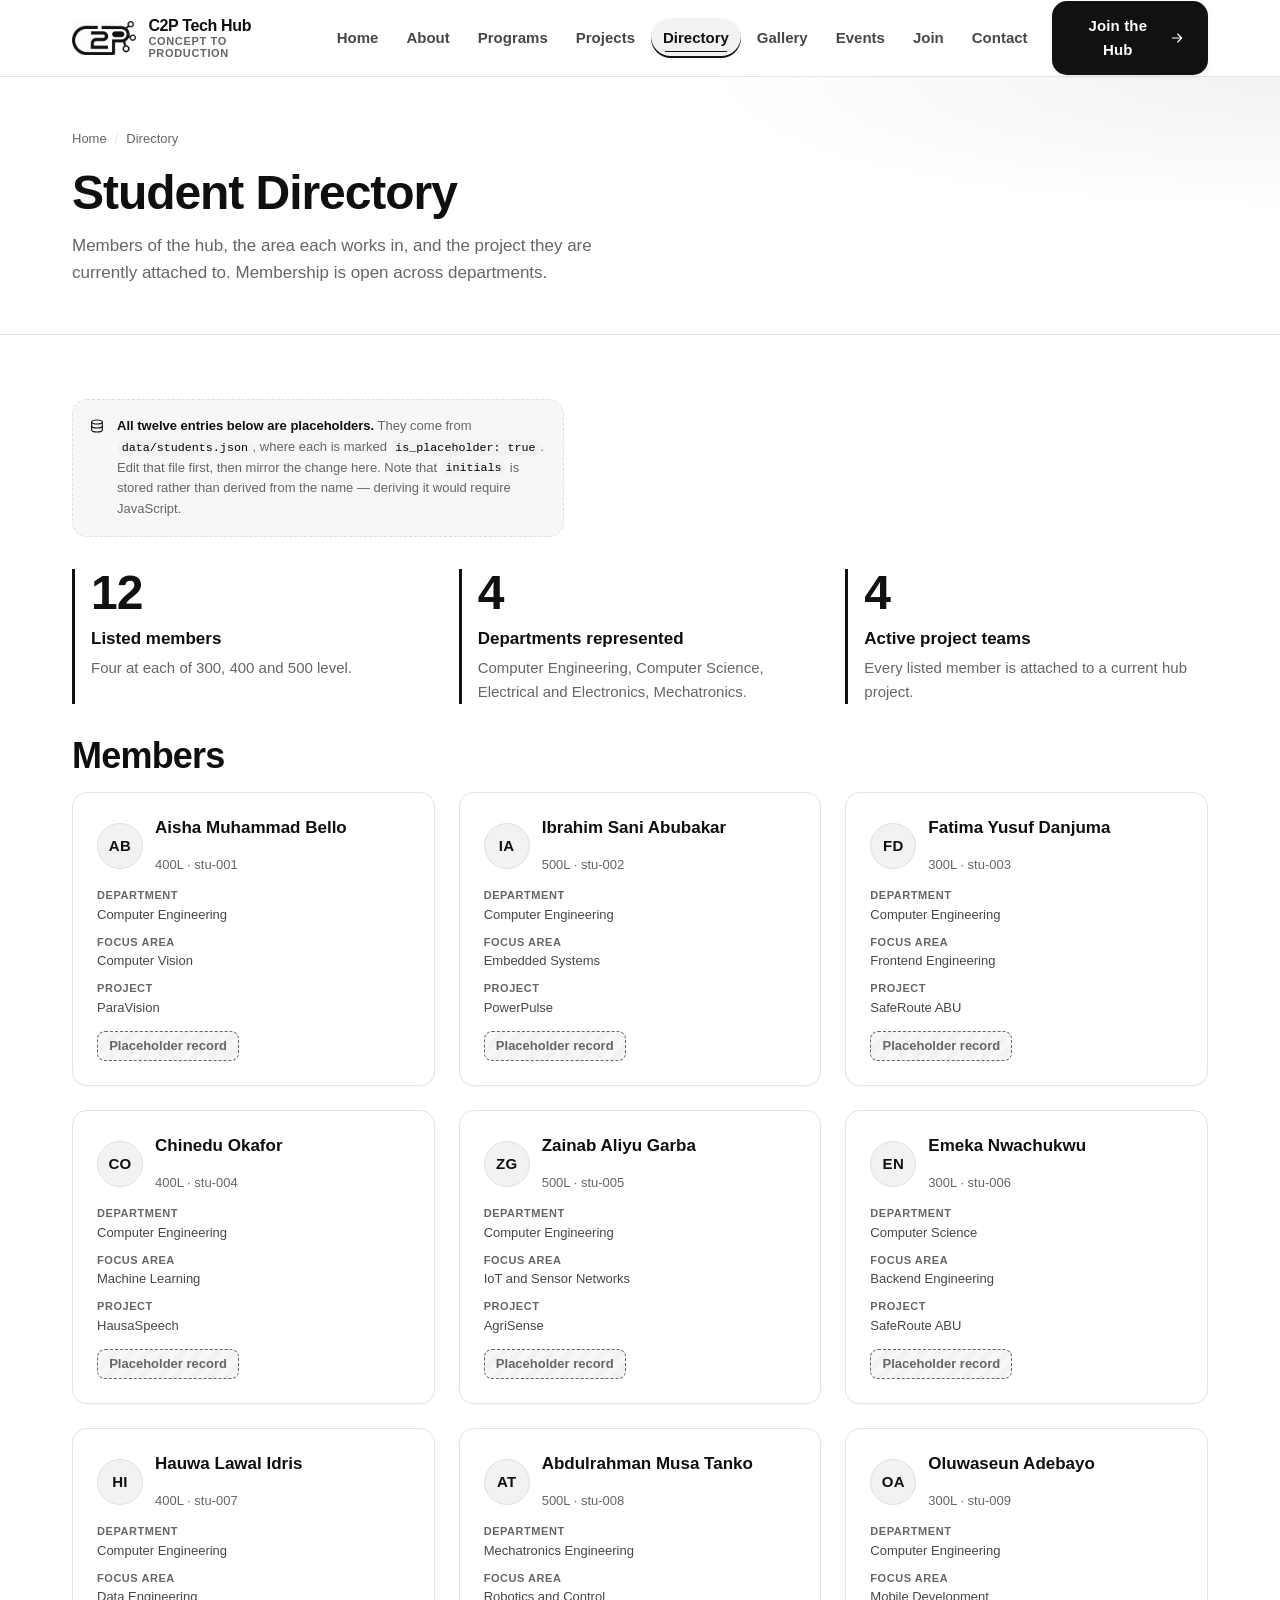
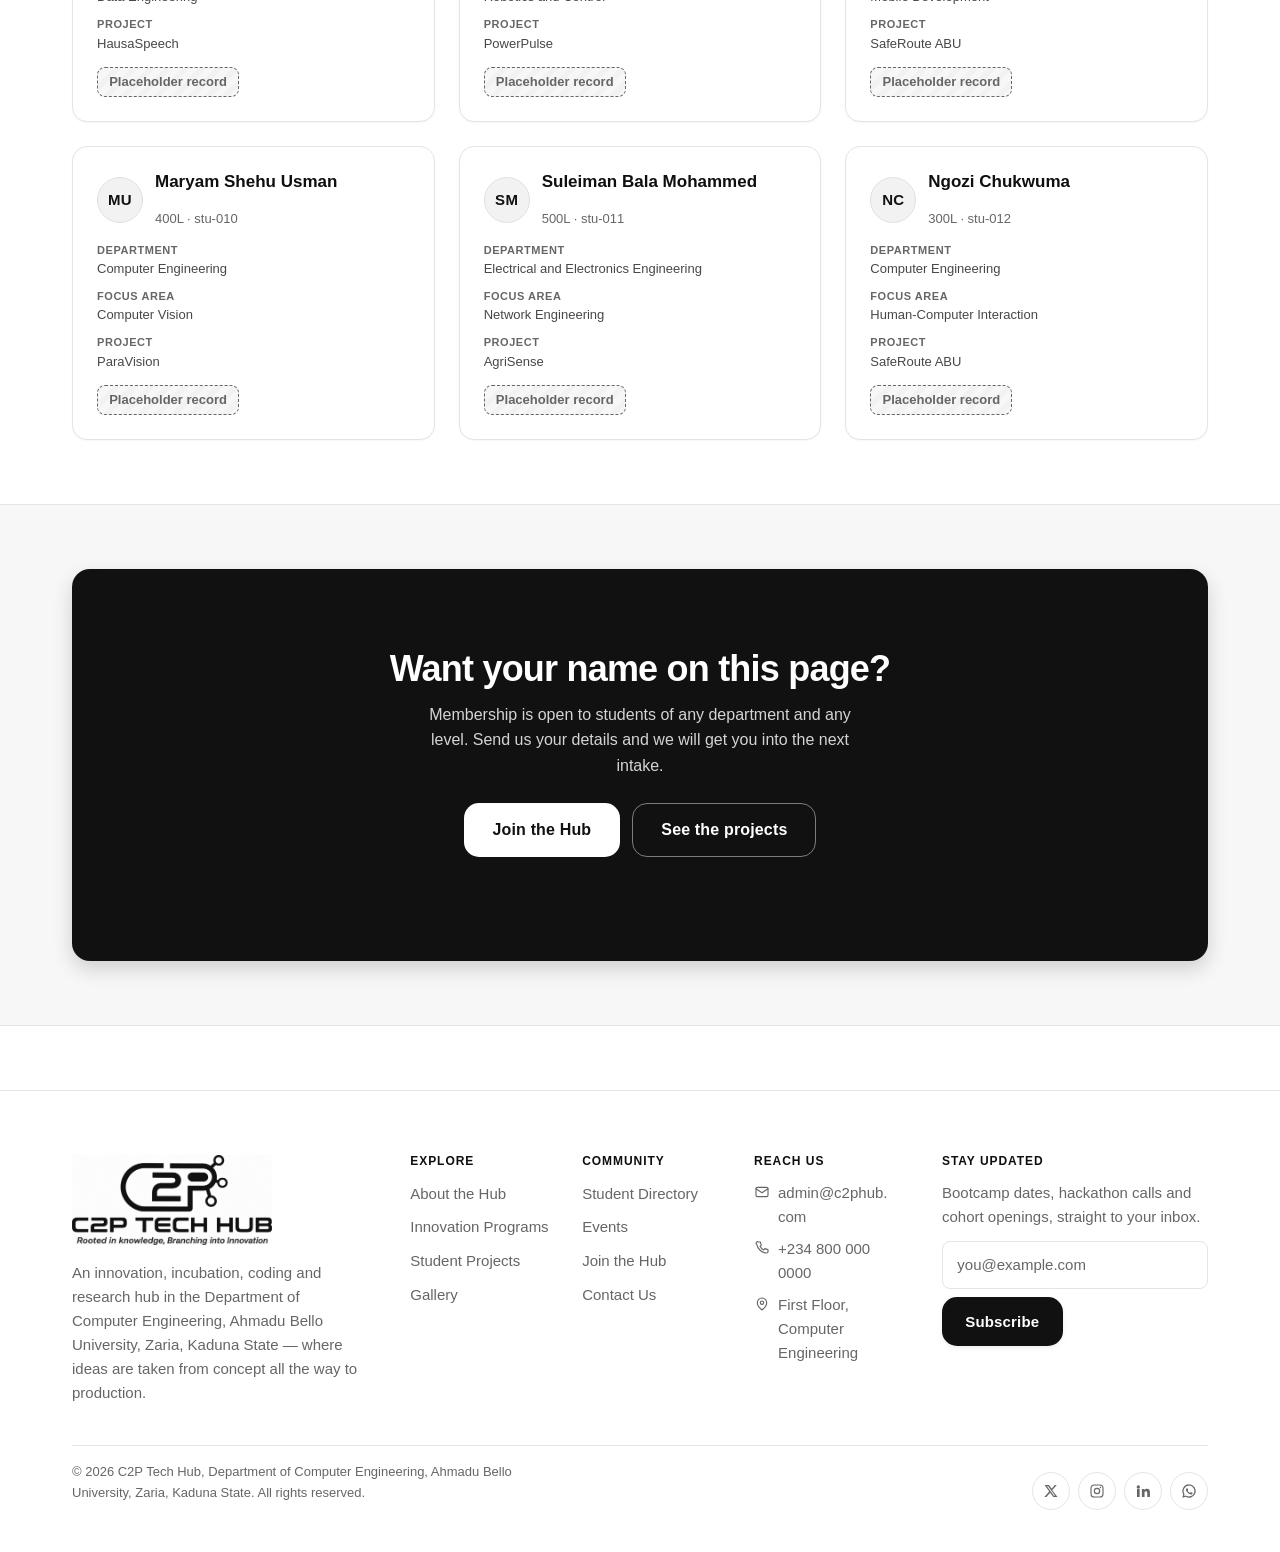
<file: c2p-hub/directory.html>
<!DOCTYPE html>
<html lang="en">
<head>
  <meta charset="utf-8">
  <meta name="viewport" content="width=device-width, initial-scale=1">
  <title>Student Directory | C2P Tech Hub &mdash; Concept to Production</title>
  <meta name="description" content="The C2P Tech Hub student directory: members, their level of study, department, focus area and the project they are currently attached to.">
  <meta name="author" content="C2P Tech Hub, Department of Computer Engineering, Ahmadu Bello University, Zaria, Kaduna State">
  <meta name="theme-color" content="#111111">
  <link rel="icon" href="assets/images/C2PLOGO-mark-mono.png" type="image/png">
  <link rel="stylesheet" href="assets/css/reset.css">
  <link rel="stylesheet" href="assets/css/main.css">
  <link rel="stylesheet" href="assets/css/responsive.css">

  <!-- The one permitted script element: a declarative ld+json data island, not executable code. -->
  <script type="application/ld+json">
  {
    "@context": "https://schema.org",
    "@type": "CollectionPage",
    "name": "C2P Tech Hub Student Directory",
    "url": "https://c2phub.com/directory.html",
    "description": "Directory of C2P Tech Hub members, listing level of study, department, focus area and current project. All entries are currently placeholder records.",
    "isPartOf": {
      "@type": "WebSite",
      "name": "C2P Tech Hub",
      "url": "https://c2phub.com/"
    },
    "mainEntity": {
      "@type": "ItemList",
      "name": "Hub members",
      "numberOfItems": 12,
      "itemListElement": [
        { "@type": "ListItem", "position": 1,  "item": { "@type": "Person", "name": "Aisha Muhammad Bello",   "jobTitle": "400L student", "knowsAbout": "Computer Vision",             "affiliation": { "@type": "Organization", "name": "Department of Computer Engineering" } } },
        { "@type": "ListItem", "position": 2,  "item": { "@type": "Person", "name": "Ibrahim Sani Abubakar",  "jobTitle": "500L student", "knowsAbout": "Embedded Systems",            "affiliation": { "@type": "Organization", "name": "Department of Computer Engineering" } } },
        { "@type": "ListItem", "position": 3,  "item": { "@type": "Person", "name": "Fatima Yusuf Danjuma",   "jobTitle": "300L student", "knowsAbout": "Frontend Engineering",        "affiliation": { "@type": "Organization", "name": "Department of Computer Engineering" } } },
        { "@type": "ListItem", "position": 4,  "item": { "@type": "Person", "name": "Chinedu Okafor",         "jobTitle": "400L student", "knowsAbout": "Machine Learning",            "affiliation": { "@type": "Organization", "name": "Department of Computer Engineering" } } },
        { "@type": "ListItem", "position": 5,  "item": { "@type": "Person", "name": "Zainab Aliyu Garba",     "jobTitle": "500L student", "knowsAbout": "IoT and Sensor Networks",     "affiliation": { "@type": "Organization", "name": "Department of Computer Engineering" } } },
        { "@type": "ListItem", "position": 6,  "item": { "@type": "Person", "name": "Emeka Nwachukwu",        "jobTitle": "300L student", "knowsAbout": "Backend Engineering",         "affiliation": { "@type": "Organization", "name": "Department of Computer Science" } } },
        { "@type": "ListItem", "position": 7,  "item": { "@type": "Person", "name": "Hauwa Lawal Idris",      "jobTitle": "400L student", "knowsAbout": "Data Engineering",            "affiliation": { "@type": "Organization", "name": "Department of Computer Engineering" } } },
        { "@type": "ListItem", "position": 8,  "item": { "@type": "Person", "name": "Abdulrahman Musa Tanko", "jobTitle": "500L student", "knowsAbout": "Robotics and Control",        "affiliation": { "@type": "Organization", "name": "Department of Mechatronics Engineering" } } },
        { "@type": "ListItem", "position": 9,  "item": { "@type": "Person", "name": "Oluwaseun Adebayo",      "jobTitle": "300L student", "knowsAbout": "Mobile Development",          "affiliation": { "@type": "Organization", "name": "Department of Computer Engineering" } } },
        { "@type": "ListItem", "position": 10, "item": { "@type": "Person", "name": "Maryam Shehu Usman",     "jobTitle": "400L student", "knowsAbout": "Computer Vision",             "affiliation": { "@type": "Organization", "name": "Department of Computer Engineering" } } },
        { "@type": "ListItem", "position": 11, "item": { "@type": "Person", "name": "Suleiman Bala Mohammed", "jobTitle": "500L student", "knowsAbout": "Network Engineering",         "affiliation": { "@type": "Organization", "name": "Department of Electrical and Electronics Engineering" } } },
        { "@type": "ListItem", "position": 12, "item": { "@type": "Person", "name": "Ngozi Chukwuma",         "jobTitle": "300L student", "knowsAbout": "Human-Computer Interaction",  "affiliation": { "@type": "Organization", "name": "Department of Computer Engineering" } } }
      ]
    }
  }
  </script>
</head>

<body>
  <a class="skip-link" href="#main">Skip to main content</a>

  <!-- ====================== SHARED HEADER / NAVIGATION ====================== -->
  <header class="site-header">
    <div class="container header-inner">

      <a class="brand" href="index.html">
        <img class="brand-mark" src="assets/images/C2PLOGO-mark-mono.png"
             alt="C2P Tech Hub logo mark" width="320" height="169">
        <span class="brand-text">
          <span class="brand-name">C2P Tech Hub</span>
          <span class="brand-tagline">Concept to Production</span>
        </span>
      </a>

      <input class="nav-toggle" type="checkbox" id="nav-toggle">
      <label class="nav-toggle-label" for="nav-toggle">
        <svg class="icon icon-open" viewBox="0 0 24 24" aria-hidden="true" focusable="false">
          <path d="M4 7h16M4 12h16M4 17h16"/>
        </svg>
        <svg class="icon icon-close" viewBox="0 0 24 24" aria-hidden="true" focusable="false">
          <path d="M6 6l12 12M18 6L6 18"/>
        </svg>
        <span class="sr-only">Show or hide the main menu</span>
      </label>

      <nav class="site-nav" aria-label="Primary">
        <ul class="nav-list">
          <li><a class="nav-link" href="index.html">Home</a></li>
          <li><a class="nav-link" href="about.html">About</a></li>
          <li><a class="nav-link" href="programs.html">Programs</a></li>
          <li><a class="nav-link" href="projects.html">Projects</a></li>
          <li><a class="nav-link" href="directory.html" aria-current="page">Directory</a></li>
          <li><a class="nav-link" href="gallery.html">Gallery</a></li>
          <li><a class="nav-link" href="events.html">Events</a></li>
          <li><a class="nav-link" href="join.html">Join</a></li>
          <li><a class="nav-link" href="contact.html">Contact</a></li>
        </ul>
      </nav>

      <a class="btn btn-primary header-cta" href="join.html">
        Join the Hub
        <svg class="icon icon--sm" viewBox="0 0 24 24" aria-hidden="true" focusable="false">
          <path d="M5 12h14M13 6l6 6-6 6"/>
        </svg>
      </a>

    </div>
  </header>

  <main id="main">

    <!-- ============================ PAGE BANNER ============================ -->
    <section class="page-banner" aria-labelledby="page-title">
      <div class="container">
        <nav class="breadcrumb" aria-label="Breadcrumb">
          <ol>
            <li><a href="index.html">Home</a></li>
            <li aria-current="page">Directory</li>
          </ol>
        </nav>
        <h1 id="page-title">Student Directory</h1>
        <p>
          Members of the hub, the area each works in, and the project they are
          currently attached to. Membership is open across departments.
        </p>
      </div>
    </section>

    <!-- ============================= DIRECTORY ============================= -->
    <section class="section" aria-labelledby="members-title">
      <div class="container">

        <!-- Records mirror data/students.json field for field; edit the JSON first, then this markup. -->

        <p class="data-note">
          <svg class="icon icon--sm" viewBox="0 0 24 24" aria-hidden="true" focusable="false">
            <ellipse cx="12" cy="6" rx="8" ry="3"/>
            <path d="M4 6v6c0 1.7 3.6 3 8 3s8-1.3 8-3V6"/>
            <path d="M4 12v6c0 1.7 3.6 3 8 3s8-1.3 8-3v-6"/>
          </svg>
          <span>
            <strong>All twelve entries below are placeholders.</strong> They come from
            <code>data/students.json</code>, where each is marked
            <code>is_placeholder: true</code>. Edit that file first, then mirror the
            change here. Note that <code>initials</code> is stored rather than derived
            from the name &mdash; deriving it would require JavaScript.
          </span>
        </p>

        <div class="stat-block mt-6">
          <div class="stat">
            <span class="stat__value">12</span>
            <span class="stat__label">Listed members</span>
            <p class="stat__note">Four at each of 300, 400 and 500 level.</p>
          </div>
          <div class="stat">
            <span class="stat__value">4</span>
            <span class="stat__label">Departments represented</span>
            <p class="stat__note">Computer Engineering, Computer Science, Electrical and Electronics, Mechatronics.</p>
          </div>
          <div class="stat">
            <span class="stat__value">4</span>
            <span class="stat__label">Active project teams</span>
            <p class="stat__note">Every listed member is attached to a current hub project.</p>
          </div>
        </div>

        <h2 id="members-title" class="mt-6">Members</h2>

        <div class="grid grid--3 mt-4">

          <article class="student-card" id="stu-001">
            <div class="student-card__top">
              <span class="avatar" aria-hidden="true">AB</span>
              <div>
                <p class="student-card__name">Aisha Muhammad Bello</p>
                <p class="student-card__level">400L &middot; stu-001</p>
              </div>
            </div>
            <dl>
              <div><dt>Department</dt><dd>Computer Engineering</dd></div>
              <div><dt>Focus area</dt><dd>Computer Vision</dd></div>
              <div><dt>Project</dt><dd>ParaVision</dd></div>
            </dl>
            <p><span class="tag tag--placeholder">Placeholder record</span></p>
          </article>

          <article class="student-card" id="stu-002">
            <div class="student-card__top">
              <span class="avatar" aria-hidden="true">IA</span>
              <div>
                <p class="student-card__name">Ibrahim Sani Abubakar</p>
                <p class="student-card__level">500L &middot; stu-002</p>
              </div>
            </div>
            <dl>
              <div><dt>Department</dt><dd>Computer Engineering</dd></div>
              <div><dt>Focus area</dt><dd>Embedded Systems</dd></div>
              <div><dt>Project</dt><dd>PowerPulse</dd></div>
            </dl>
            <p><span class="tag tag--placeholder">Placeholder record</span></p>
          </article>

          <article class="student-card" id="stu-003">
            <div class="student-card__top">
              <span class="avatar" aria-hidden="true">FD</span>
              <div>
                <p class="student-card__name">Fatima Yusuf Danjuma</p>
                <p class="student-card__level">300L &middot; stu-003</p>
              </div>
            </div>
            <dl>
              <div><dt>Department</dt><dd>Computer Engineering</dd></div>
              <div><dt>Focus area</dt><dd>Frontend Engineering</dd></div>
              <div><dt>Project</dt><dd>SafeRoute ABU</dd></div>
            </dl>
            <p><span class="tag tag--placeholder">Placeholder record</span></p>
          </article>

          <article class="student-card" id="stu-004">
            <div class="student-card__top">
              <span class="avatar" aria-hidden="true">CO</span>
              <div>
                <p class="student-card__name">Chinedu Okafor</p>
                <p class="student-card__level">400L &middot; stu-004</p>
              </div>
            </div>
            <dl>
              <div><dt>Department</dt><dd>Computer Engineering</dd></div>
              <div><dt>Focus area</dt><dd>Machine Learning</dd></div>
              <div><dt>Project</dt><dd>HausaSpeech</dd></div>
            </dl>
            <p><span class="tag tag--placeholder">Placeholder record</span></p>
          </article>

          <article class="student-card" id="stu-005">
            <div class="student-card__top">
              <span class="avatar" aria-hidden="true">ZG</span>
              <div>
                <p class="student-card__name">Zainab Aliyu Garba</p>
                <p class="student-card__level">500L &middot; stu-005</p>
              </div>
            </div>
            <dl>
              <div><dt>Department</dt><dd>Computer Engineering</dd></div>
              <div><dt>Focus area</dt><dd>IoT and Sensor Networks</dd></div>
              <div><dt>Project</dt><dd>AgriSense</dd></div>
            </dl>
            <p><span class="tag tag--placeholder">Placeholder record</span></p>
          </article>

          <article class="student-card" id="stu-006">
            <div class="student-card__top">
              <span class="avatar" aria-hidden="true">EN</span>
              <div>
                <p class="student-card__name">Emeka Nwachukwu</p>
                <p class="student-card__level">300L &middot; stu-006</p>
              </div>
            </div>
            <dl>
              <div><dt>Department</dt><dd>Computer Science</dd></div>
              <div><dt>Focus area</dt><dd>Backend Engineering</dd></div>
              <div><dt>Project</dt><dd>SafeRoute ABU</dd></div>
            </dl>
            <p><span class="tag tag--placeholder">Placeholder record</span></p>
          </article>

          <article class="student-card" id="stu-007">
            <div class="student-card__top">
              <span class="avatar" aria-hidden="true">HI</span>
              <div>
                <p class="student-card__name">Hauwa Lawal Idris</p>
                <p class="student-card__level">400L &middot; stu-007</p>
              </div>
            </div>
            <dl>
              <div><dt>Department</dt><dd>Computer Engineering</dd></div>
              <div><dt>Focus area</dt><dd>Data Engineering</dd></div>
              <div><dt>Project</dt><dd>HausaSpeech</dd></div>
            </dl>
            <p><span class="tag tag--placeholder">Placeholder record</span></p>
          </article>

          <article class="student-card" id="stu-008">
            <div class="student-card__top">
              <span class="avatar" aria-hidden="true">AT</span>
              <div>
                <p class="student-card__name">Abdulrahman Musa Tanko</p>
                <p class="student-card__level">500L &middot; stu-008</p>
              </div>
            </div>
            <dl>
              <div><dt>Department</dt><dd>Mechatronics Engineering</dd></div>
              <div><dt>Focus area</dt><dd>Robotics and Control</dd></div>
              <div><dt>Project</dt><dd>PowerPulse</dd></div>
            </dl>
            <p><span class="tag tag--placeholder">Placeholder record</span></p>
          </article>

          <article class="student-card" id="stu-009">
            <div class="student-card__top">
              <span class="avatar" aria-hidden="true">OA</span>
              <div>
                <p class="student-card__name">Oluwaseun Adebayo</p>
                <p class="student-card__level">300L &middot; stu-009</p>
              </div>
            </div>
            <dl>
              <div><dt>Department</dt><dd>Computer Engineering</dd></div>
              <div><dt>Focus area</dt><dd>Mobile Development</dd></div>
              <div><dt>Project</dt><dd>SafeRoute ABU</dd></div>
            </dl>
            <p><span class="tag tag--placeholder">Placeholder record</span></p>
          </article>

          <article class="student-card" id="stu-010">
            <div class="student-card__top">
              <span class="avatar" aria-hidden="true">MU</span>
              <div>
                <p class="student-card__name">Maryam Shehu Usman</p>
                <p class="student-card__level">400L &middot; stu-010</p>
              </div>
            </div>
            <dl>
              <div><dt>Department</dt><dd>Computer Engineering</dd></div>
              <div><dt>Focus area</dt><dd>Computer Vision</dd></div>
              <div><dt>Project</dt><dd>ParaVision</dd></div>
            </dl>
            <p><span class="tag tag--placeholder">Placeholder record</span></p>
          </article>

          <article class="student-card" id="stu-011">
            <div class="student-card__top">
              <span class="avatar" aria-hidden="true">SM</span>
              <div>
                <p class="student-card__name">Suleiman Bala Mohammed</p>
                <p class="student-card__level">500L &middot; stu-011</p>
              </div>
            </div>
            <dl>
              <div><dt>Department</dt><dd>Electrical and Electronics Engineering</dd></div>
              <div><dt>Focus area</dt><dd>Network Engineering</dd></div>
              <div><dt>Project</dt><dd>AgriSense</dd></div>
            </dl>
            <p><span class="tag tag--placeholder">Placeholder record</span></p>
          </article>

          <article class="student-card" id="stu-012">
            <div class="student-card__top">
              <span class="avatar" aria-hidden="true">NC</span>
              <div>
                <p class="student-card__name">Ngozi Chukwuma</p>
                <p class="student-card__level">300L &middot; stu-012</p>
              </div>
            </div>
            <dl>
              <div><dt>Department</dt><dd>Computer Engineering</dd></div>
              <div><dt>Focus area</dt><dd>Human-Computer Interaction</dd></div>
              <div><dt>Project</dt><dd>SafeRoute ABU</dd></div>
            </dl>
            <p><span class="tag tag--placeholder">Placeholder record</span></p>
          </article>

        </div>

      </div>
    </section>

    <!-- ============================= CTA BAND ============================= -->
    <section class="section section--sunken" aria-labelledby="cta-title">
      <div class="container">
        <div class="cta-band">
          <h2 id="cta-title">Want your name on this page?</h2>
          <p>
            Membership is open to students of any department and any level. Send us
            your details and we will get you into the next intake.
          </p>
          <p class="cluster">
            <a class="btn btn-inverse btn--lg" href="join.html">Join the Hub</a>
            <a class="btn btn-outline-inverse btn--lg" href="projects.html">See the projects</a>
          </p>
        </div>
      </div>
    </section>

  </main>

  <!-- ============================ SHARED FOOTER ============================ -->
  <footer class="site-footer">
    <div class="container">

      <div class="footer-top">

        <div class="footer-brand">
          <a href="index.html">
            <img class="footer-logo" src="assets/images/C2PLOGO-mono.png"
                 alt="C2P Tech Hub &mdash; Rooted in knowledge, Branching into Innovation"
                 width="900" height="405">
          </a>
          <p>
            An innovation, incubation, coding and research hub in the Department
            of Computer Engineering, Ahmadu Bello University, Zaria, Kaduna State &mdash; where
            ideas are taken from concept all the way to production.
          </p>
        </div>

        <div class="footer-nav-groups">

          <div class="footer-group">
            <h2>Explore</h2>
            <ul>
              <li><a href="about.html">About the Hub</a></li>
              <li><a href="programs.html">Innovation Programs</a></li>
              <li><a href="projects.html">Student Projects</a></li>
              <li><a href="gallery.html">Gallery</a></li>
            </ul>
          </div>

          <div class="footer-group">
            <h2>Community</h2>
            <ul>
              <li><a href="directory.html">Student Directory</a></li>
              <li><a href="events.html">Events</a></li>
              <li><a href="join.html">Join the Hub</a></li>
              <li><a href="contact.html">Contact Us</a></li>
            </ul>
          </div>

          <div class="footer-group">
            <h2>Reach Us</h2>
            <ul>
              <li>
                <a href="mailto:admin@c2phub.com">
                  <svg class="icon icon--sm" viewBox="0 0 24 24" aria-hidden="true" focusable="false">
                    <rect x="3" y="5" width="18" height="14" rx="2"/>
                    <path d="M3 7l9 6 9-6"/>
                  </svg>
                  admin@c2phub.com
                </a>
              </li>
              <li>
                <a href="tel:+2348000000000">
                  <svg class="icon icon--sm" viewBox="0 0 24 24" aria-hidden="true" focusable="false">
                    <path d="M6.5 3h3l1.5 5-2 1.5a12 12 0 0 0 5.5 5.5L16 13l5 1.5v3a2 2 0 0 1-2.2 2A16.5 16.5 0 0 1 4 6.2 2 2 0 0 1 6.5 3z"/>
                  </svg>
                  +234 800 000 0000
                </a>
              </li>
              <li>
                <a href="contact.html">
                  <svg class="icon icon--sm" viewBox="0 0 24 24" aria-hidden="true" focusable="false">
                    <path d="M12 21s7-5.6 7-11a7 7 0 1 0-14 0c0 5.4 7 11 7 11z"/>
                    <circle cx="12" cy="10" r="2.5"/>
                  </svg>
                  First Floor, Computer Engineering
                </a>
              </li>
            </ul>
          </div>

        </div>

        <div class="footer-subscribe">
          <h2>Stay Updated</h2>
          <p>Bootcamp dates, hackathon calls and cohort openings, straight to your inbox.</p>
          <form class="inline-form" action="mailto:admin@c2phub.com" method="post"
                enctype="text/plain" aria-label="Subscribe to C2P Tech Hub updates">
            <label class="sr-only" for="footer-email">Your email address</label>
            <input class="input" type="email" id="footer-email" name="subscriber_email"
                   placeholder="you@example.com" required>
            <button class="btn btn-primary" type="submit">Subscribe</button>
          </form>
        </div>

      </div>

      <div class="footer-bottom">
        <p>&copy; 2026 C2P Tech Hub, Department of Computer Engineering, Ahmadu Bello University, Zaria, Kaduna State. All rights reserved.</p>

        <ul class="social-list">
          <li>
            <a href="https://x.com/c2ptechhub" title="C2P Tech Hub on X">
              <span class="sr-only">C2P Tech Hub on X (placeholder handle)</span>
              <svg class="icon icon--sm icon--filled" viewBox="0 0 24 24" aria-hidden="true" focusable="false">
                <path d="M17.5 3h3.1l-6.8 7.8L21.8 21h-6.2l-4.9-6.3L5.1 21H2l7.3-8.3L2.4 3h6.4l4.4 5.8L17.5 3zm-1.1 16.1h1.7L7.7 4.8H5.9l10.5 14.3z"/>
              </svg>
            </a>
          </li>
          <li>
            <a href="https://instagram.com/c2ptechhub" title="C2P Tech Hub on Instagram">
              <span class="sr-only">C2P Tech Hub on Instagram (placeholder handle)</span>
              <svg class="icon icon--sm" viewBox="0 0 24 24" aria-hidden="true" focusable="false">
                <rect x="3" y="3" width="18" height="18" rx="5"/>
                <circle cx="12" cy="12" r="4"/>
                <circle cx="17.2" cy="6.8" r="1.1" fill="currentColor" stroke="none"/>
              </svg>
            </a>
          </li>
          <li>
            <a href="https://linkedin.com/company/c2p-tech-hub" title="C2P Tech Hub on LinkedIn">
              <span class="sr-only">C2P Tech Hub on LinkedIn (placeholder handle)</span>
              <svg class="icon icon--sm icon--filled" viewBox="0 0 24 24" aria-hidden="true" focusable="false">
                <path d="M4.98 3.5a2.5 2.5 0 1 1 0 5 2.5 2.5 0 0 1 0-5zM3 9h4v12H3V9zm7 0h3.8v1.7h.05c.53-.95 1.83-1.95 3.77-1.95 4.03 0 4.78 2.5 4.78 5.76V21h-4v-5.6c0-1.34-.03-3.06-1.9-3.06-1.9 0-2.2 1.45-2.2 2.96V21h-4V9z"/>
              </svg>
            </a>
          </li>
          <li>
            <a href="https://wa.me/2348000000000" title="C2P Tech Hub on WhatsApp">
              <span class="sr-only">C2P Tech Hub on WhatsApp (placeholder number)</span>
              <svg class="icon icon--sm icon--filled" viewBox="0 0 24 24" aria-hidden="true" focusable="false">
                <path d="M12 2a10 10 0 0 0-8.6 15.05L2 22l5.1-1.33A10 10 0 1 0 12 2zm0 1.9a8.1 8.1 0 1 1-4.13 15.07l-.3-.18-3.02.79.8-2.94-.19-.31A8.1 8.1 0 0 1 12 3.9zm-3.1 4.1c-.16 0-.42.06-.64.3-.22.24-.85.83-.85 2.02s.87 2.34 1 2.5c.12.16 1.7 2.7 4.17 3.68 2.06.81 2.48.65 2.93.61.45-.04 1.45-.59 1.65-1.17.2-.57.2-1.06.14-1.16-.06-.1-.22-.16-.46-.28-.24-.12-1.45-.71-1.67-.79-.22-.08-.39-.12-.55.12-.16.24-.63.79-.77.95-.14.16-.28.18-.52.06-.24-.12-1.03-.38-1.96-1.21-.72-.65-1.21-1.45-1.35-1.69-.14-.24-.02-.37.1-.49.11-.11.24-.28.36-.42.12-.14.16-.24.24-.4.08-.16.04-.3-.02-.42-.06-.12-.54-1.32-.74-1.8-.19-.46-.39-.4-.54-.41h-.46z"/>
              </svg>
            </a>
          </li>
        </ul>
      </div>

    </div>
  </footer>

</body>
</html>
</file>
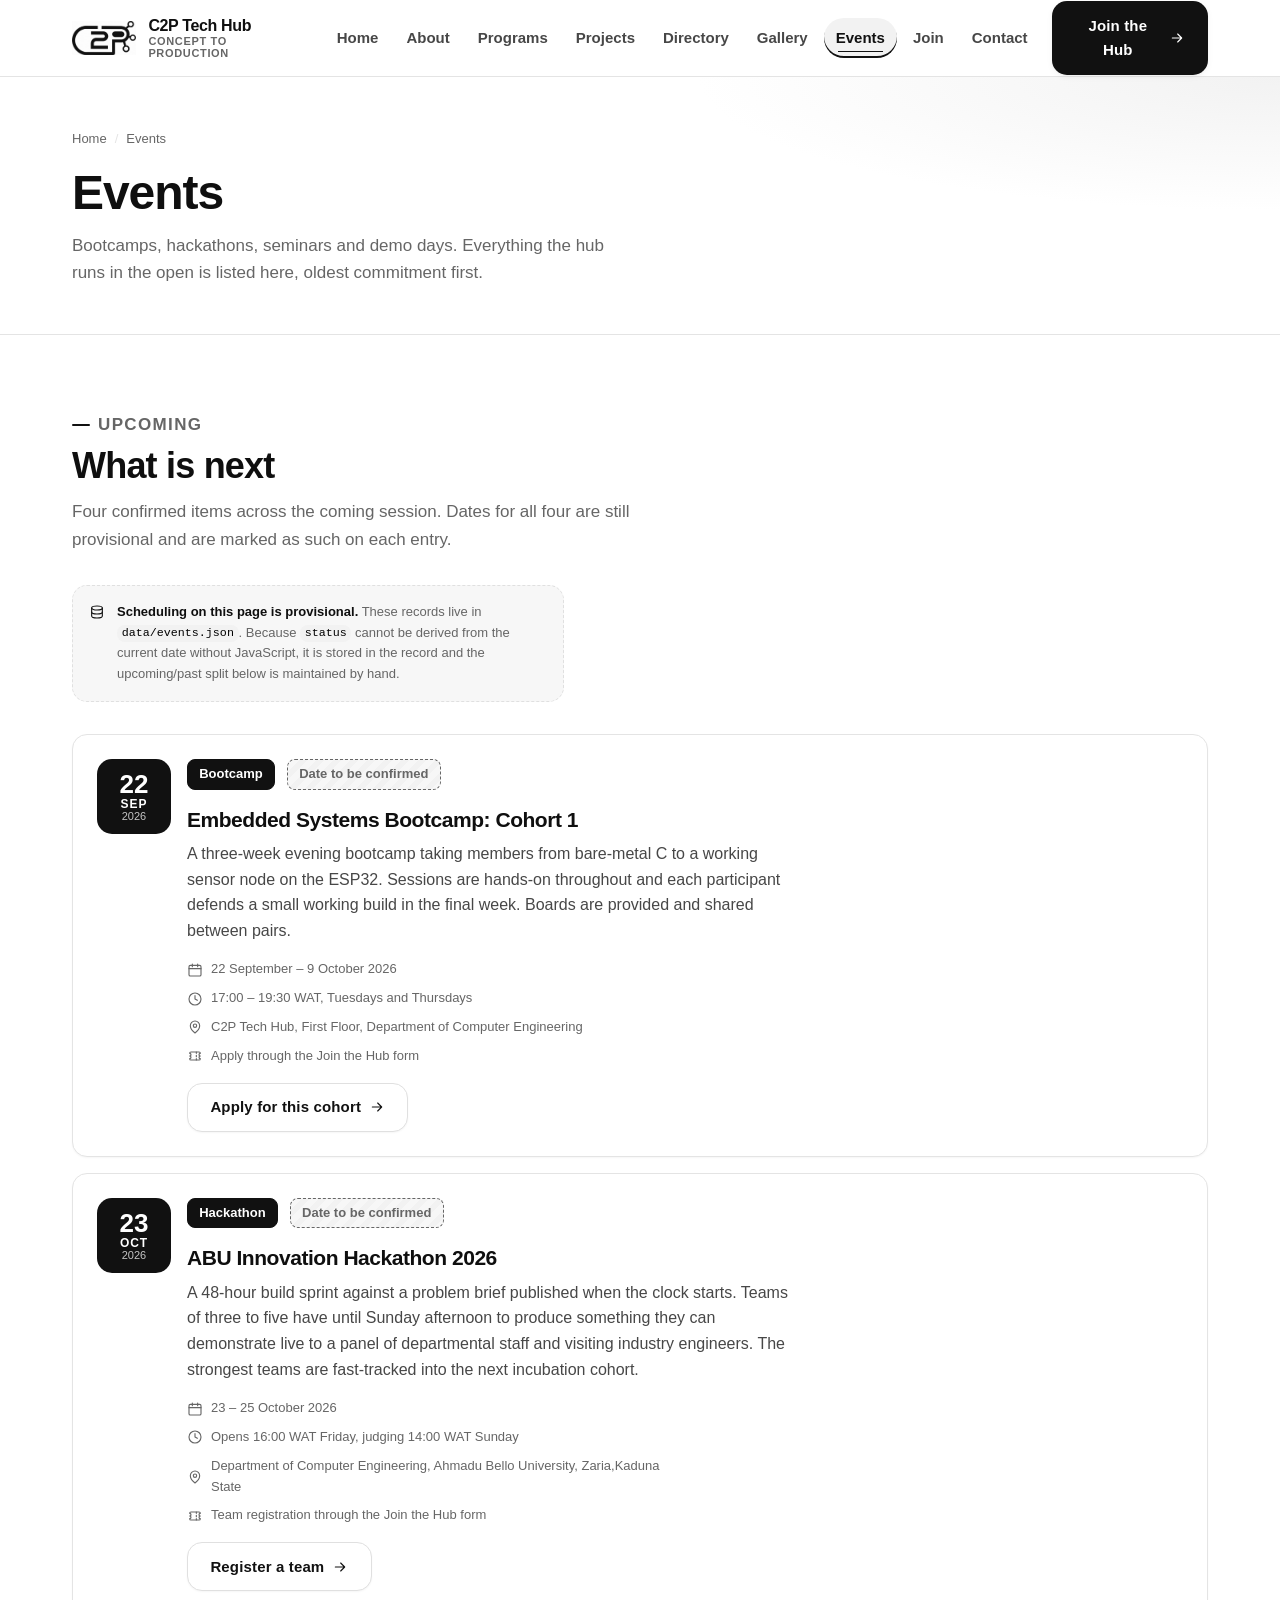
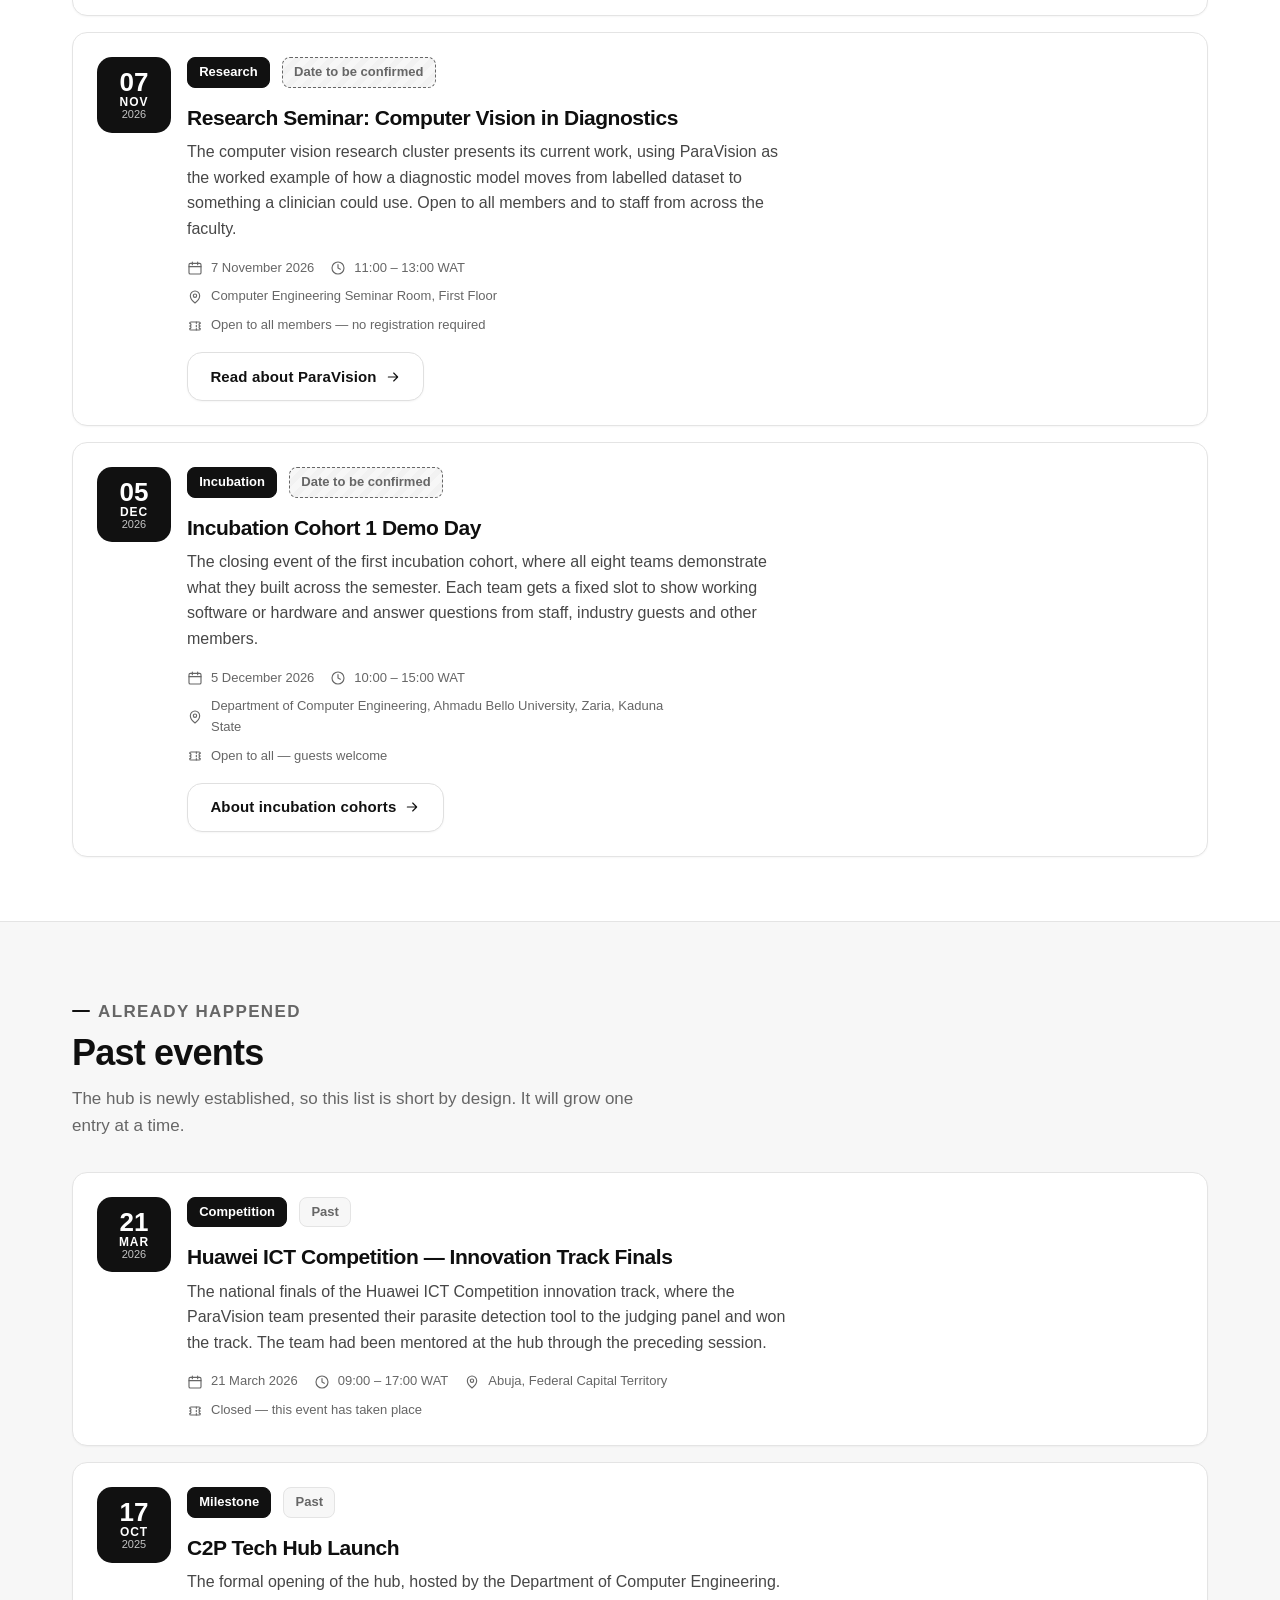
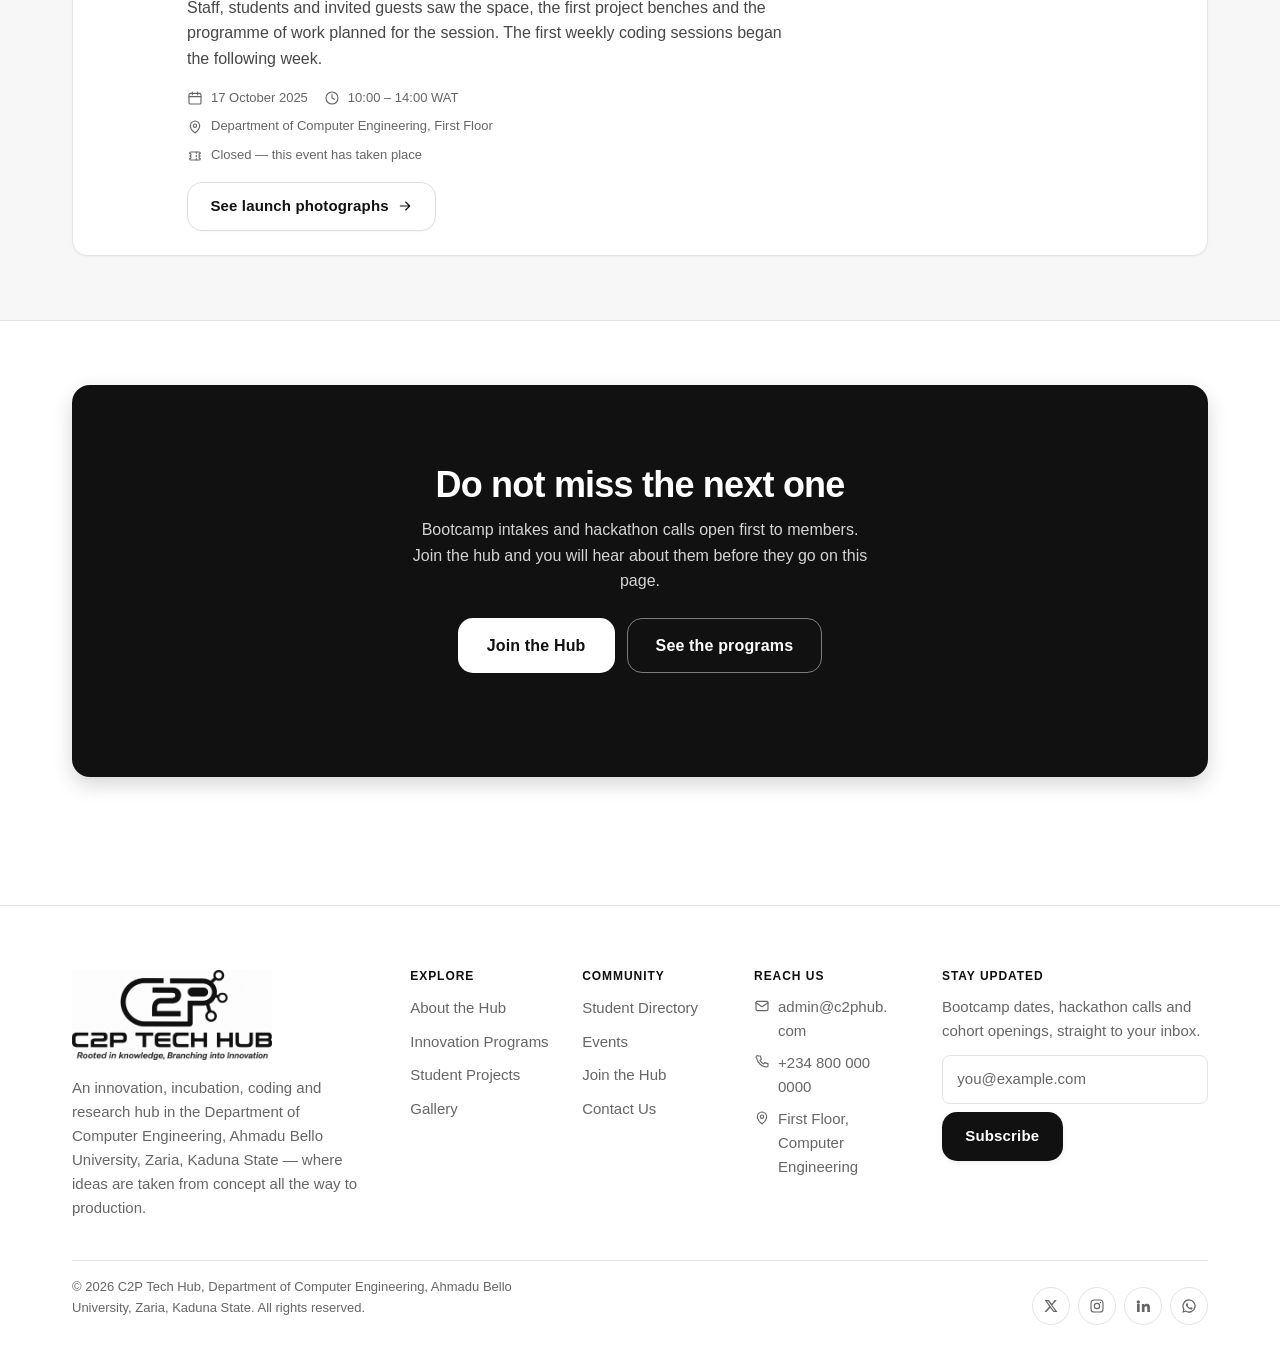
<file: c2p-hub/events.html>
<!DOCTYPE html>
<html lang="en">
<head>
  <meta charset="utf-8">
  <meta name="viewport" content="width=device-width, initial-scale=1">
  <title>Events | C2P Tech Hub &mdash; Concept to Production</title>
  <meta name="description" content="Bootcamps, hackathons, research seminars and demo days at the C2P Tech Hub, Department of Computer Engineering, Ahmadu Bello University, Zaria, Kaduna State.">
  <meta name="author" content="C2P Tech Hub, Department of Computer Engineering, Ahmadu Bello University, Zaria, Kaduna State">
  <meta name="theme-color" content="#111111">
  <link rel="icon" href="assets/images/C2PLOGO-mark-mono.png" type="image/png">
  <link rel="stylesheet" href="assets/css/reset.css">
  <link rel="stylesheet" href="assets/css/main.css">
  <link rel="stylesheet" href="assets/css/responsive.css">

  <!-- The one permitted script element: a declarative ld+json data island, not executable code. -->
  <script type="application/ld+json">
  [
    {
      "@context": "https://schema.org",
      "@type": "Event",
      "name": "C2P Tech Hub Launch",
      "startDate": "2025-10-17T10:00:00+01:00",
      "endDate": "2025-10-17T14:00:00+01:00",
      "eventStatus": "https://schema.org/EventScheduled",
      "eventAttendanceMode": "https://schema.org/OfflineEventAttendanceMode",
      "description": "The formal opening of the hub, hosted by the Department of Computer Engineering. Staff, students and invited guests saw the space, the first project benches and the programme of work planned for the session.",
      "image": "https://c2phub.com/assets/images/events/event-hub-launch-2025.jpg",
      "url": "https://c2phub.com/events.html#evt-001",
      "location": {
        "@type": "Place",
        "name": "C2P Tech Hub, Department of Computer Engineering",
        "address": {
          "@type": "PostalAddress",
          "streetAddress": "Department of Computer Engineering, First Floor",
          "addressLocality": "Zaria",
          "addressRegion": "Kaduna State",
          "addressCountry": "NG"
        }
      },
      "organizer": {
        "@type": "EducationalOrganization",
        "name": "C2P Tech Hub",
        "url": "https://c2phub.com/"
      },
      "isAccessibleForFree": true
    },
    {
      "@context": "https://schema.org",
      "@type": "Event",
      "name": "Huawei ICT Competition - Innovation Track Finals",
      "startDate": "2026-03-21T09:00:00+01:00",
      "endDate": "2026-03-21T17:00:00+01:00",
      "eventStatus": "https://schema.org/EventScheduled",
      "eventAttendanceMode": "https://schema.org/OfflineEventAttendanceMode",
      "description": "The national finals of the Huawei ICT Competition innovation track, where the ParaVision team presented their parasite detection tool to the judging panel and won the track.",
      "image": "https://c2phub.com/assets/images/events/event-huawei-ict-finals-2026.jpg",
      "url": "https://c2phub.com/events.html#evt-002",
      "location": {
        "@type": "Place",
        "name": "Huawei ICT Competition National Finals",
        "address": {
          "@type": "PostalAddress",
          "addressLocality": "Abuja",
          "addressRegion": "Federal Capital Territory",
          "addressCountry": "NG"
        }
      },
      "organizer": {
        "@type": "EducationalOrganization",
        "name": "C2P Tech Hub",
        "url": "https://c2phub.com/"
      },
      "isAccessibleForFree": true
    },
    {
      "@context": "https://schema.org",
      "@type": "Event",
      "name": "Embedded Systems Bootcamp: Cohort 1",
      "startDate": "2026-09-22T17:00:00+01:00",
      "endDate": "2026-10-09T19:30:00+01:00",
      "eventStatus": "https://schema.org/EventScheduled",
      "eventAttendanceMode": "https://schema.org/OfflineEventAttendanceMode",
      "description": "A three-week evening bootcamp taking members from bare-metal C to a working sensor node on the ESP32. Sessions are hands-on throughout and each participant defends a small working build in the final week.",
      "image": "https://c2phub.com/assets/images/events/event-embedded-bootcamp-2026.jpg",
      "url": "https://c2phub.com/events.html#evt-003",
      "location": {
        "@type": "Place",
        "name": "C2P Tech Hub, Department of Computer Engineering",
        "address": {
          "@type": "PostalAddress",
          "streetAddress": "Department of Computer Engineering, First Floor",
          "addressLocality": "Zaria",
          "addressRegion": "Kaduna State",
          "addressCountry": "NG"
        }
      },
      "organizer": {
        "@type": "EducationalOrganization",
        "name": "C2P Tech Hub",
        "url": "https://c2phub.com/"
      },
      "isAccessibleForFree": true
    },
    {
      "@context": "https://schema.org",
      "@type": "Event",
      "name": "ABU Innovation Hackathon 2026",
      "startDate": "2026-10-23T16:00:00+01:00",
      "endDate": "2026-10-25T16:00:00+01:00",
      "eventStatus": "https://schema.org/EventScheduled",
      "eventAttendanceMode": "https://schema.org/OfflineEventAttendanceMode",
      "description": "A 48-hour build sprint against a problem brief published when the clock starts. Teams of three to five demonstrate live to a panel of departmental staff and visiting industry engineers.",
      "image": "https://c2phub.com/assets/images/events/event-hackathon-2026.jpg",
      "url": "https://c2phub.com/events.html#evt-004",
      "location": {
        "@type": "Place",
        "name": "Department of Computer Engineering, Ahmadu Bello University",
        "address": {
          "@type": "PostalAddress",
          "streetAddress": "Department of Computer Engineering",
          "addressLocality": "Zaria",
          "addressRegion": "Kaduna State",
          "addressCountry": "NG"
        }
      },
      "organizer": {
        "@type": "EducationalOrganization",
        "name": "C2P Tech Hub",
        "url": "https://c2phub.com/"
      },
      "isAccessibleForFree": true
    },
    {
      "@context": "https://schema.org",
      "@type": "Event",
      "name": "Research Seminar: Computer Vision in Diagnostics",
      "startDate": "2026-11-07T11:00:00+01:00",
      "endDate": "2026-11-07T13:00:00+01:00",
      "eventStatus": "https://schema.org/EventScheduled",
      "eventAttendanceMode": "https://schema.org/OfflineEventAttendanceMode",
      "description": "The computer vision research cluster presents its current work, using ParaVision as the worked example of how a diagnostic model moves from labelled dataset to something a clinician could use.",
      "image": "https://c2phub.com/assets/images/events/event-research-seminar-2026.jpg",
      "url": "https://c2phub.com/events.html#evt-005",
      "location": {
        "@type": "Place",
        "name": "Computer Engineering Seminar Room, First Floor",
        "address": {
          "@type": "PostalAddress",
          "streetAddress": "Department of Computer Engineering, First Floor",
          "addressLocality": "Zaria",
          "addressRegion": "Kaduna State",
          "addressCountry": "NG"
        }
      },
      "organizer": {
        "@type": "EducationalOrganization",
        "name": "C2P Tech Hub",
        "url": "https://c2phub.com/"
      },
      "isAccessibleForFree": true
    },
    {
      "@context": "https://schema.org",
      "@type": "Event",
      "name": "Incubation Cohort 1 Demo Day",
      "startDate": "2026-12-05T10:00:00+01:00",
      "endDate": "2026-12-05T15:00:00+01:00",
      "eventStatus": "https://schema.org/EventScheduled",
      "eventAttendanceMode": "https://schema.org/OfflineEventAttendanceMode",
      "description": "The closing event of the first incubation cohort, where all eight teams demonstrate what they built across the semester to staff, industry guests and other members.",
      "image": "https://c2phub.com/assets/images/events/event-demo-day-2026.jpg",
      "url": "https://c2phub.com/events.html#evt-006",
      "location": {
        "@type": "Place",
        "name": "Department of Computer Engineering, Ahmadu Bello University",
        "address": {
          "@type": "PostalAddress",
          "streetAddress": "Department of Computer Engineering",
          "addressLocality": "Zaria",
          "addressRegion": "Kaduna State",
          "addressCountry": "NG"
        }
      },
      "organizer": {
        "@type": "EducationalOrganization",
        "name": "C2P Tech Hub",
        "url": "https://c2phub.com/"
      },
      "isAccessibleForFree": true
    }
  ]
  </script>
</head>

<body>
  <a class="skip-link" href="#main">Skip to main content</a>

  <!-- ====================== SHARED HEADER / NAVIGATION ====================== -->
  <header class="site-header">
    <div class="container header-inner">

      <a class="brand" href="index.html">
        <img class="brand-mark" src="assets/images/C2PLOGO-mark-mono.png"
             alt="C2P Tech Hub logo mark" width="320" height="169">
        <span class="brand-text">
          <span class="brand-name">C2P Tech Hub</span>
          <span class="brand-tagline">Concept to Production</span>
        </span>
      </a>

      <input class="nav-toggle" type="checkbox" id="nav-toggle">
      <label class="nav-toggle-label" for="nav-toggle">
        <svg class="icon icon-open" viewBox="0 0 24 24" aria-hidden="true" focusable="false">
          <path d="M4 7h16M4 12h16M4 17h16"/>
        </svg>
        <svg class="icon icon-close" viewBox="0 0 24 24" aria-hidden="true" focusable="false">
          <path d="M6 6l12 12M18 6L6 18"/>
        </svg>
        <span class="sr-only">Show or hide the main menu</span>
      </label>

      <nav class="site-nav" aria-label="Primary">
        <ul class="nav-list">
          <li><a class="nav-link" href="index.html">Home</a></li>
          <li><a class="nav-link" href="about.html">About</a></li>
          <li><a class="nav-link" href="programs.html">Programs</a></li>
          <li><a class="nav-link" href="projects.html">Projects</a></li>
          <li><a class="nav-link" href="directory.html">Directory</a></li>
          <li><a class="nav-link" href="gallery.html">Gallery</a></li>
          <li><a class="nav-link" href="events.html" aria-current="page">Events</a></li>
          <li><a class="nav-link" href="join.html">Join</a></li>
          <li><a class="nav-link" href="contact.html">Contact</a></li>
        </ul>
      </nav>

      <a class="btn btn-primary header-cta" href="join.html">
        Join the Hub
        <svg class="icon icon--sm" viewBox="0 0 24 24" aria-hidden="true" focusable="false">
          <path d="M5 12h14M13 6l6 6-6 6"/>
        </svg>
      </a>

    </div>
  </header>

  <main id="main">

    <!-- ============================ PAGE BANNER ============================ -->
    <section class="page-banner" aria-labelledby="page-title">
      <div class="container">
        <nav class="breadcrumb" aria-label="Breadcrumb">
          <ol>
            <li><a href="index.html">Home</a></li>
            <li aria-current="page">Events</li>
          </ol>
        </nav>
        <h1 id="page-title">Events</h1>
        <p>
          Bootcamps, hackathons, seminars and demo days. Everything the hub runs
          in the open is listed here, oldest commitment first.
        </p>
      </div>
    </section>

    <!-- ============================== UPCOMING ============================== -->
    <section class="section" aria-labelledby="upcoming-title">
      <div class="container">

        <!-- Records mirror data/events.json field for field; edit the JSON first, then this markup. -->

        <div class="section-head section-head--left">
          <p class="eyebrow">Upcoming</p>
          <h2 id="upcoming-title">What is next</h2>
          <p>
            Four confirmed items across the coming session. Dates for all four are
            still provisional and are marked as such on each entry.
          </p>
        </div>

        <p class="data-note">
          <svg class="icon icon--sm" viewBox="0 0 24 24" aria-hidden="true" focusable="false">
            <ellipse cx="12" cy="6" rx="8" ry="3"/>
            <path d="M4 6v6c0 1.7 3.6 3 8 3s8-1.3 8-3V6"/>
            <path d="M4 12v6c0 1.7 3.6 3 8 3s8-1.3 8-3v-6"/>
          </svg>
          <span>
            <strong>Scheduling on this page is provisional.</strong> These records live in
            <code>data/events.json</code>. Because <code>status</code> cannot be derived from
            the current date without JavaScript, it is stored in the record and the
            upcoming/past split below is maintained by hand.
          </span>
        </p>

        <div class="stack mt-6">

          <article class="event" id="evt-003">
            <p class="event__date">
              <span class="event__day">22</span>
              <span class="event__month">Sep</span>
              <span class="event__year">2026</span>
            </p>
            <div class="event__body">
              <p class="cluster">
                <span class="tag tag--solid">Bootcamp</span>
                <span class="tag tag--placeholder">Date to be confirmed</span>
              </p>
              <h3>Embedded Systems Bootcamp: Cohort 1</h3>
              <p>
                A three-week evening bootcamp taking members from bare-metal C to a
                working sensor node on the ESP32. Sessions are hands-on throughout and
                each participant defends a small working build in the final week.
                Boards are provided and shared between pairs.
              </p>
              <p class="event__facts">
                <span>
                  <svg class="icon icon--sm" viewBox="0 0 24 24" aria-hidden="true" focusable="false">
                    <rect x="3" y="5" width="18" height="16" rx="2"/>
                    <path d="M3 10h18M8 3v4M16 3v4"/>
                  </svg>
                  22 September &ndash; 9 October 2026
                </span>
                <span>
                  <svg class="icon icon--sm" viewBox="0 0 24 24" aria-hidden="true" focusable="false">
                    <circle cx="12" cy="12" r="9"/>
                    <path d="M12 7v5l3.5 2"/>
                  </svg>
                  17:00 &ndash; 19:30 WAT, Tuesdays and Thursdays
                </span>
                <span>
                  <svg class="icon icon--sm" viewBox="0 0 24 24" aria-hidden="true" focusable="false">
                    <path d="M12 21s7-5.6 7-11a7 7 0 1 0-14 0c0 5.4 7 11 7 11z"/>
                    <circle cx="12" cy="10" r="2.5"/>
                  </svg>
                  C2P Tech Hub, First Floor, Department of Computer Engineering
                </span>
                <span>
                  <svg class="icon icon--sm" viewBox="0 0 24 24" aria-hidden="true" focusable="false">
                    <path d="M4 8a2 2 0 0 1 2-2h12a2 2 0 0 1 2 2 2 2 0 0 0 0 4 2 2 0 0 0 0 4 2 2 0 0 1-2 2H6a2 2 0 0 1-2-2 2 2 0 0 0 0-4 2 2 0 0 0 0-4z"/>
                    <path d="M14 6v2M14 11v2M14 16v2"/>
                  </svg>
                  Apply through the Join the Hub form
                </span>
              </p>
              <p class="mt-4">
                <a class="btn btn-secondary" href="join.html">
                  Apply for this cohort
                  <svg class="icon icon--sm" viewBox="0 0 24 24" aria-hidden="true" focusable="false">
                    <path d="M5 12h14M13 6l6 6-6 6"/>
                  </svg>
                </a>
              </p>
            </div>
          </article>

          <article class="event" id="evt-004">
            <p class="event__date">
              <span class="event__day">23</span>
              <span class="event__month">Oct</span>
              <span class="event__year">2026</span>
            </p>
            <div class="event__body">
              <p class="cluster">
                <span class="tag tag--solid">Hackathon</span>
                <span class="tag tag--placeholder">Date to be confirmed</span>
              </p>
              <h3>ABU Innovation Hackathon 2026</h3>
              <p>
                A 48-hour build sprint against a problem brief published when the clock
                starts. Teams of three to five have until Sunday afternoon to produce
                something they can demonstrate live to a panel of departmental staff and
                visiting industry engineers. The strongest teams are fast-tracked into
                the next incubation cohort.
              </p>
              <p class="event__facts">
                <span>
                  <svg class="icon icon--sm" viewBox="0 0 24 24" aria-hidden="true" focusable="false">
                    <rect x="3" y="5" width="18" height="16" rx="2"/>
                    <path d="M3 10h18M8 3v4M16 3v4"/>
                  </svg>
                  23 &ndash; 25 October 2026
                </span>
                <span>
                  <svg class="icon icon--sm" viewBox="0 0 24 24" aria-hidden="true" focusable="false">
                    <circle cx="12" cy="12" r="9"/>
                    <path d="M12 7v5l3.5 2"/>
                  </svg>
                  Opens 16:00 WAT Friday, judging 14:00 WAT Sunday
                </span>
                <span>
                  <svg class="icon icon--sm" viewBox="0 0 24 24" aria-hidden="true" focusable="false">
                    <path d="M12 21s7-5.6 7-11a7 7 0 1 0-14 0c0 5.4 7 11 7 11z"/>
                    <circle cx="12" cy="10" r="2.5"/>
                  </svg>
                  Department of Computer Engineering, Ahmadu Bello University, Zaria,Kaduna State
                </span>
                <span>
                  <svg class="icon icon--sm" viewBox="0 0 24 24" aria-hidden="true" focusable="false">
                    <path d="M4 8a2 2 0 0 1 2-2h12a2 2 0 0 1 2 2 2 2 0 0 0 0 4 2 2 0 0 0 0 4 2 2 0 0 1-2 2H6a2 2 0 0 1-2-2 2 2 0 0 0 0-4 2 2 0 0 0 0-4z"/>
                    <path d="M14 6v2M14 11v2M14 16v2"/>
                  </svg>
                  Team registration through the Join the Hub form
                </span>
              </p>
              <p class="mt-4">
                <a class="btn btn-secondary" href="join.html">
                  Register a team
                  <svg class="icon icon--sm" viewBox="0 0 24 24" aria-hidden="true" focusable="false">
                    <path d="M5 12h14M13 6l6 6-6 6"/>
                  </svg>
                </a>
              </p>
            </div>
          </article>

          <article class="event" id="evt-005">
            <p class="event__date">
              <span class="event__day">07</span>
              <span class="event__month">Nov</span>
              <span class="event__year">2026</span>
            </p>
            <div class="event__body">
              <p class="cluster">
                <span class="tag tag--solid">Research</span>
                <span class="tag tag--placeholder">Date to be confirmed</span>
              </p>
              <h3>Research Seminar: Computer Vision in Diagnostics</h3>
              <p>
                The computer vision research cluster presents its current work, using
                ParaVision as the worked example of how a diagnostic model moves from
                labelled dataset to something a clinician could use. Open to all members
                and to staff from across the faculty.
              </p>
              <p class="event__facts">
                <span>
                  <svg class="icon icon--sm" viewBox="0 0 24 24" aria-hidden="true" focusable="false">
                    <rect x="3" y="5" width="18" height="16" rx="2"/>
                    <path d="M3 10h18M8 3v4M16 3v4"/>
                  </svg>
                  7 November 2026
                </span>
                <span>
                  <svg class="icon icon--sm" viewBox="0 0 24 24" aria-hidden="true" focusable="false">
                    <circle cx="12" cy="12" r="9"/>
                    <path d="M12 7v5l3.5 2"/>
                  </svg>
                  11:00 &ndash; 13:00 WAT
                </span>
                <span>
                  <svg class="icon icon--sm" viewBox="0 0 24 24" aria-hidden="true" focusable="false">
                    <path d="M12 21s7-5.6 7-11a7 7 0 1 0-14 0c0 5.4 7 11 7 11z"/>
                    <circle cx="12" cy="10" r="2.5"/>
                  </svg>
                  Computer Engineering Seminar Room, First Floor
                </span>
                <span>
                  <svg class="icon icon--sm" viewBox="0 0 24 24" aria-hidden="true" focusable="false">
                    <path d="M4 8a2 2 0 0 1 2-2h12a2 2 0 0 1 2 2 2 2 0 0 0 0 4 2 2 0 0 0 0 4 2 2 0 0 1-2 2H6a2 2 0 0 1-2-2 2 2 0 0 0 0-4 2 2 0 0 0 0-4z"/>
                    <path d="M14 6v2M14 11v2M14 16v2"/>
                  </svg>
                  Open to all members &mdash; no registration required
                </span>
              </p>
              <p class="mt-4">
                <a class="btn btn-secondary" href="projects.html#proj-paravision">
                  Read about ParaVision
                  <svg class="icon icon--sm" viewBox="0 0 24 24" aria-hidden="true" focusable="false">
                    <path d="M5 12h14M13 6l6 6-6 6"/>
                  </svg>
                </a>
              </p>
            </div>
          </article>

          <article class="event" id="evt-006">
            <p class="event__date">
              <span class="event__day">05</span>
              <span class="event__month">Dec</span>
              <span class="event__year">2026</span>
            </p>
            <div class="event__body">
              <p class="cluster">
                <span class="tag tag--solid">Incubation</span>
                <span class="tag tag--placeholder">Date to be confirmed</span>
              </p>
              <h3>Incubation Cohort 1 Demo Day</h3>
              <p>
                The closing event of the first incubation cohort, where all eight teams
                demonstrate what they built across the semester. Each team gets a fixed
                slot to show working software or hardware and answer questions from
                staff, industry guests and other members.
              </p>
              <p class="event__facts">
                <span>
                  <svg class="icon icon--sm" viewBox="0 0 24 24" aria-hidden="true" focusable="false">
                    <rect x="3" y="5" width="18" height="16" rx="2"/>
                    <path d="M3 10h18M8 3v4M16 3v4"/>
                  </svg>
                  5 December 2026
                </span>
                <span>
                  <svg class="icon icon--sm" viewBox="0 0 24 24" aria-hidden="true" focusable="false">
                    <circle cx="12" cy="12" r="9"/>
                    <path d="M12 7v5l3.5 2"/>
                  </svg>
                  10:00 &ndash; 15:00 WAT
                </span>
                <span>
                  <svg class="icon icon--sm" viewBox="0 0 24 24" aria-hidden="true" focusable="false">
                    <path d="M12 21s7-5.6 7-11a7 7 0 1 0-14 0c0 5.4 7 11 7 11z"/>
                    <circle cx="12" cy="10" r="2.5"/>
                  </svg>
                  Department of Computer Engineering, Ahmadu Bello University, Zaria, Kaduna State
                </span>
                <span>
                  <svg class="icon icon--sm" viewBox="0 0 24 24" aria-hidden="true" focusable="false">
                    <path d="M4 8a2 2 0 0 1 2-2h12a2 2 0 0 1 2 2 2 2 0 0 0 0 4 2 2 0 0 0 0 4 2 2 0 0 1-2 2H6a2 2 0 0 1-2-2 2 2 0 0 0 0-4 2 2 0 0 0 0-4z"/>
                    <path d="M14 6v2M14 11v2M14 16v2"/>
                  </svg>
                  Open to all &mdash; guests welcome
                </span>
              </p>
              <p class="mt-4">
                <a class="btn btn-secondary" href="programs.html#prog-incubation">
                  About incubation cohorts
                  <svg class="icon icon--sm" viewBox="0 0 24 24" aria-hidden="true" focusable="false">
                    <path d="M5 12h14M13 6l6 6-6 6"/>
                  </svg>
                </a>
              </p>
            </div>
          </article>

        </div>

      </div>
    </section>

    <!-- ================================ PAST ================================ -->
    <section class="section section--sunken" aria-labelledby="past-title">
      <div class="container">

        <div class="section-head section-head--left">
          <p class="eyebrow">Already happened</p>
          <h2 id="past-title">Past events</h2>
          <p>
            The hub is newly established, so this list is short by design. It will
            grow one entry at a time.
          </p>
        </div>

        <div class="stack mt-6">

          <article class="event" id="evt-002">
            <p class="event__date">
              <span class="event__day">21</span>
              <span class="event__month">Mar</span>
              <span class="event__year">2026</span>
            </p>
            <div class="event__body">
              <p class="cluster">
                <span class="tag tag--solid">Competition</span>
                <span class="tag tag--quiet">Past</span>
              </p>
              <h3>Huawei ICT Competition &mdash; Innovation Track Finals</h3>
              <p>
                The national finals of the Huawei ICT Competition innovation track, where
                the ParaVision team presented their parasite detection tool to the judging
                panel and won the track. The team had been mentored at the hub through the
                preceding session.
              </p>
              <p class="event__facts">
                <span>
                  <svg class="icon icon--sm" viewBox="0 0 24 24" aria-hidden="true" focusable="false">
                    <rect x="3" y="5" width="18" height="16" rx="2"/>
                    <path d="M3 10h18M8 3v4M16 3v4"/>
                  </svg>
                  21 March 2026
                </span>
                <span>
                  <svg class="icon icon--sm" viewBox="0 0 24 24" aria-hidden="true" focusable="false">
                    <circle cx="12" cy="12" r="9"/>
                    <path d="M12 7v5l3.5 2"/>
                  </svg>
                  09:00 &ndash; 17:00 WAT
                </span>
                <span>
                  <svg class="icon icon--sm" viewBox="0 0 24 24" aria-hidden="true" focusable="false">
                    <path d="M12 21s7-5.6 7-11a7 7 0 1 0-14 0c0 5.4 7 11 7 11z"/>
                    <circle cx="12" cy="10" r="2.5"/>
                  </svg>
                  Abuja, Federal Capital Territory
                </span>
                <span>
                  <svg class="icon icon--sm" viewBox="0 0 24 24" aria-hidden="true" focusable="false">
                    <path d="M4 8a2 2 0 0 1 2-2h12a2 2 0 0 1 2 2 2 2 0 0 0 0 4 2 2 0 0 0 0 4 2 2 0 0 1-2 2H6a2 2 0 0 1-2-2 2 2 0 0 0 0-4 2 2 0 0 0 0-4z"/>
                    <path d="M14 6v2M14 11v2M14 16v2"/>
                  </svg>
                  Closed &mdash; this event has taken place
                </span>
              </p>
            </div>
          </article>

          <article class="event" id="evt-001">
            <p class="event__date">
              <span class="event__day">17</span>
              <span class="event__month">Oct</span>
              <span class="event__year">2025</span>
            </p>
            <div class="event__body">
              <p class="cluster">
                <span class="tag tag--solid">Milestone</span>
                <span class="tag tag--quiet">Past</span>
              </p>
              <h3>C2P Tech Hub Launch</h3>
              <p>
                The formal opening of the hub, hosted by the Department of Computer
                Engineering. Staff, students and invited guests saw the space, the first
                project benches and the programme of work planned for the session. The
                first weekly coding sessions began the following week.
              </p>
              <p class="event__facts">
                <span>
                  <svg class="icon icon--sm" viewBox="0 0 24 24" aria-hidden="true" focusable="false">
                    <rect x="3" y="5" width="18" height="16" rx="2"/>
                    <path d="M3 10h18M8 3v4M16 3v4"/>
                  </svg>
                  17 October 2025
                </span>
                <span>
                  <svg class="icon icon--sm" viewBox="0 0 24 24" aria-hidden="true" focusable="false">
                    <circle cx="12" cy="12" r="9"/>
                    <path d="M12 7v5l3.5 2"/>
                  </svg>
                  10:00 &ndash; 14:00 WAT
                </span>
                <span>
                  <svg class="icon icon--sm" viewBox="0 0 24 24" aria-hidden="true" focusable="false">
                    <path d="M12 21s7-5.6 7-11a7 7 0 1 0-14 0c0 5.4 7 11 7 11z"/>
                    <circle cx="12" cy="10" r="2.5"/>
                  </svg>
                  Department of Computer Engineering, First Floor
                </span>
                <span>
                  <svg class="icon icon--sm" viewBox="0 0 24 24" aria-hidden="true" focusable="false">
                    <path d="M4 8a2 2 0 0 1 2-2h12a2 2 0 0 1 2 2 2 2 0 0 0 0 4 2 2 0 0 0 0 4 2 2 0 0 1-2 2H6a2 2 0 0 1-2-2 2 2 0 0 0 0-4 2 2 0 0 0 0-4z"/>
                    <path d="M14 6v2M14 11v2M14 16v2"/>
                  </svg>
                  Closed &mdash; this event has taken place
                </span>
              </p>
              <p class="mt-4">
                <a class="btn btn-secondary" href="gallery.html">
                  See launch photographs
                  <svg class="icon icon--sm" viewBox="0 0 24 24" aria-hidden="true" focusable="false">
                    <path d="M5 12h14M13 6l6 6-6 6"/>
                  </svg>
                </a>
              </p>
            </div>
          </article>

        </div>

      </div>
    </section>

    <!-- ============================= CTA BAND ============================= -->
    <section class="section" aria-labelledby="cta-title">
      <div class="container">
        <div class="cta-band">
          <h2 id="cta-title">Do not miss the next one</h2>
          <p>
            Bootcamp intakes and hackathon calls open first to members. Join the hub
            and you will hear about them before they go on this page.
          </p>
          <p class="cluster">
            <a class="btn btn-inverse btn--lg" href="join.html">Join the Hub</a>
            <a class="btn btn-outline-inverse btn--lg" href="programs.html">See the programs</a>
          </p>
        </div>
      </div>
    </section>

  </main>

  <!-- ============================ SHARED FOOTER ============================ -->
  <footer class="site-footer">
    <div class="container">

      <div class="footer-top">

        <div class="footer-brand">
          <a href="index.html">
            <img class="footer-logo" src="assets/images/C2PLOGO-mono.png"
                 alt="C2P Tech Hub &mdash; Rooted in knowledge, Branching into Innovation"
                 width="900" height="405">
          </a>
          <p>
            An innovation, incubation, coding and research hub in the Department
            of Computer Engineering, Ahmadu Bello University, Zaria, Kaduna State &mdash; where
            ideas are taken from concept all the way to production.
          </p>
        </div>

        <div class="footer-nav-groups">

          <div class="footer-group">
            <h2>Explore</h2>
            <ul>
              <li><a href="about.html">About the Hub</a></li>
              <li><a href="programs.html">Innovation Programs</a></li>
              <li><a href="projects.html">Student Projects</a></li>
              <li><a href="gallery.html">Gallery</a></li>
            </ul>
          </div>

          <div class="footer-group">
            <h2>Community</h2>
            <ul>
              <li><a href="directory.html">Student Directory</a></li>
              <li><a href="events.html">Events</a></li>
              <li><a href="join.html">Join the Hub</a></li>
              <li><a href="contact.html">Contact Us</a></li>
            </ul>
          </div>

          <div class="footer-group">
            <h2>Reach Us</h2>
            <ul>
              <li>
                <a href="mailto:admin@c2phub.com">
                  <svg class="icon icon--sm" viewBox="0 0 24 24" aria-hidden="true" focusable="false">
                    <rect x="3" y="5" width="18" height="14" rx="2"/>
                    <path d="M3 7l9 6 9-6"/>
                  </svg>
                  admin@c2phub.com
                </a>
              </li>
              <li>
                <a href="tel:+2348000000000">
                  <svg class="icon icon--sm" viewBox="0 0 24 24" aria-hidden="true" focusable="false">
                    <path d="M6.5 3h3l1.5 5-2 1.5a12 12 0 0 0 5.5 5.5L16 13l5 1.5v3a2 2 0 0 1-2.2 2A16.5 16.5 0 0 1 4 6.2 2 2 0 0 1 6.5 3z"/>
                  </svg>
                  +234 800 000 0000
                </a>
              </li>
              <li>
                <a href="contact.html">
                  <svg class="icon icon--sm" viewBox="0 0 24 24" aria-hidden="true" focusable="false">
                    <path d="M12 21s7-5.6 7-11a7 7 0 1 0-14 0c0 5.4 7 11 7 11z"/>
                    <circle cx="12" cy="10" r="2.5"/>
                  </svg>
                  First Floor, Computer Engineering
                </a>
              </li>
            </ul>
          </div>

        </div>

        <div class="footer-subscribe">
          <h2>Stay Updated</h2>
          <p>Bootcamp dates, hackathon calls and cohort openings, straight to your inbox.</p>
          <form class="inline-form" action="mailto:admin@c2phub.com" method="post"
                enctype="text/plain" aria-label="Subscribe to C2P Tech Hub updates">
            <label class="sr-only" for="footer-email">Your email address</label>
            <input class="input" type="email" id="footer-email" name="subscriber_email"
                   placeholder="you@example.com" required>
            <button class="btn btn-primary" type="submit">Subscribe</button>
          </form>
        </div>

      </div>

      <div class="footer-bottom">
        <p>&copy; 2026 C2P Tech Hub, Department of Computer Engineering, Ahmadu Bello University, Zaria, Kaduna State. All rights reserved.</p>

        <ul class="social-list">
          <li>
            <a href="https://x.com/c2ptechhub" title="C2P Tech Hub on X">
              <span class="sr-only">C2P Tech Hub on X (placeholder handle)</span>
              <svg class="icon icon--sm icon--filled" viewBox="0 0 24 24" aria-hidden="true" focusable="false">
                <path d="M17.5 3h3.1l-6.8 7.8L21.8 21h-6.2l-4.9-6.3L5.1 21H2l7.3-8.3L2.4 3h6.4l4.4 5.8L17.5 3zm-1.1 16.1h1.7L7.7 4.8H5.9l10.5 14.3z"/>
              </svg>
            </a>
          </li>
          <li>
            <a href="https://instagram.com/c2ptechhub" title="C2P Tech Hub on Instagram">
              <span class="sr-only">C2P Tech Hub on Instagram (placeholder handle)</span>
              <svg class="icon icon--sm" viewBox="0 0 24 24" aria-hidden="true" focusable="false">
                <rect x="3" y="3" width="18" height="18" rx="5"/>
                <circle cx="12" cy="12" r="4"/>
                <circle cx="17.2" cy="6.8" r="1.1" fill="currentColor" stroke="none"/>
              </svg>
            </a>
          </li>
          <li>
            <a href="https://linkedin.com/company/c2p-tech-hub" title="C2P Tech Hub on LinkedIn">
              <span class="sr-only">C2P Tech Hub on LinkedIn (placeholder handle)</span>
              <svg class="icon icon--sm icon--filled" viewBox="0 0 24 24" aria-hidden="true" focusable="false">
                <path d="M4.98 3.5a2.5 2.5 0 1 1 0 5 2.5 2.5 0 0 1 0-5zM3 9h4v12H3V9zm7 0h3.8v1.7h.05c.53-.95 1.83-1.95 3.77-1.95 4.03 0 4.78 2.5 4.78 5.76V21h-4v-5.6c0-1.34-.03-3.06-1.9-3.06-1.9 0-2.2 1.45-2.2 2.96V21h-4V9z"/>
              </svg>
            </a>
          </li>
          <li>
            <a href="https://wa.me/2348000000000" title="C2P Tech Hub on WhatsApp">
              <span class="sr-only">C2P Tech Hub on WhatsApp (placeholder number)</span>
              <svg class="icon icon--sm icon--filled" viewBox="0 0 24 24" aria-hidden="true" focusable="false">
                <path d="M12 2a10 10 0 0 0-8.6 15.05L2 22l5.1-1.33A10 10 0 1 0 12 2zm0 1.9a8.1 8.1 0 1 1-4.13 15.07l-.3-.18-3.02.79.8-2.94-.19-.31A8.1 8.1 0 0 1 12 3.9zm-3.1 4.1c-.16 0-.42.06-.64.3-.22.24-.85.83-.85 2.02s.87 2.34 1 2.5c.12.16 1.7 2.7 4.17 3.68 2.06.81 2.48.65 2.93.61.45-.04 1.45-.59 1.65-1.17.2-.57.2-1.06.14-1.16-.06-.1-.22-.16-.46-.28-.24-.12-1.45-.71-1.67-.79-.22-.08-.39-.12-.55.12-.16.24-.63.79-.77.95-.14.16-.28.18-.52.06-.24-.12-1.03-.38-1.96-1.21-.72-.65-1.21-1.45-1.35-1.69-.14-.24-.02-.37.1-.49.11-.11.24-.28.36-.42.12-.14.16-.24.24-.4.08-.16.04-.3-.02-.42-.06-.12-.54-1.32-.74-1.8-.19-.46-.39-.4-.54-.41h-.46z"/>
              </svg>
            </a>
          </li>
        </ul>
      </div>

    </div>
  </footer>

</body>
</html>
</file>
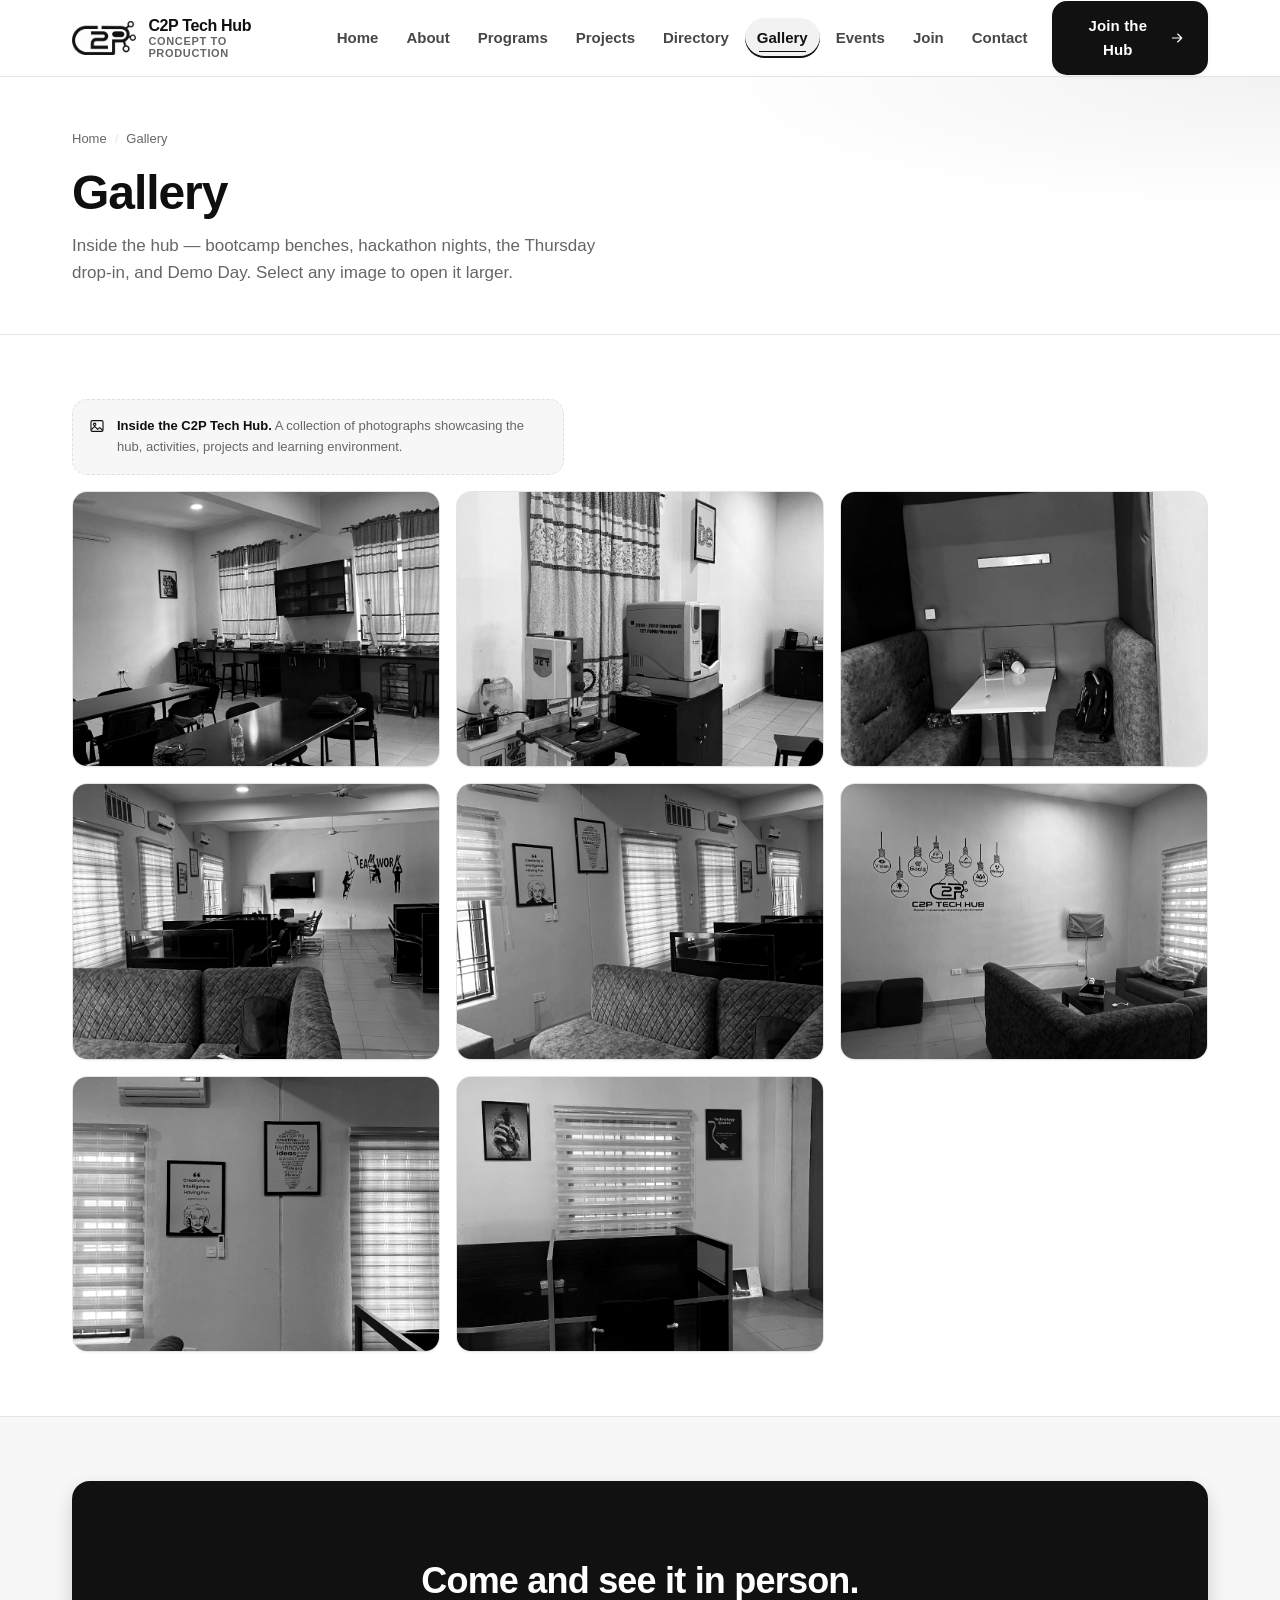
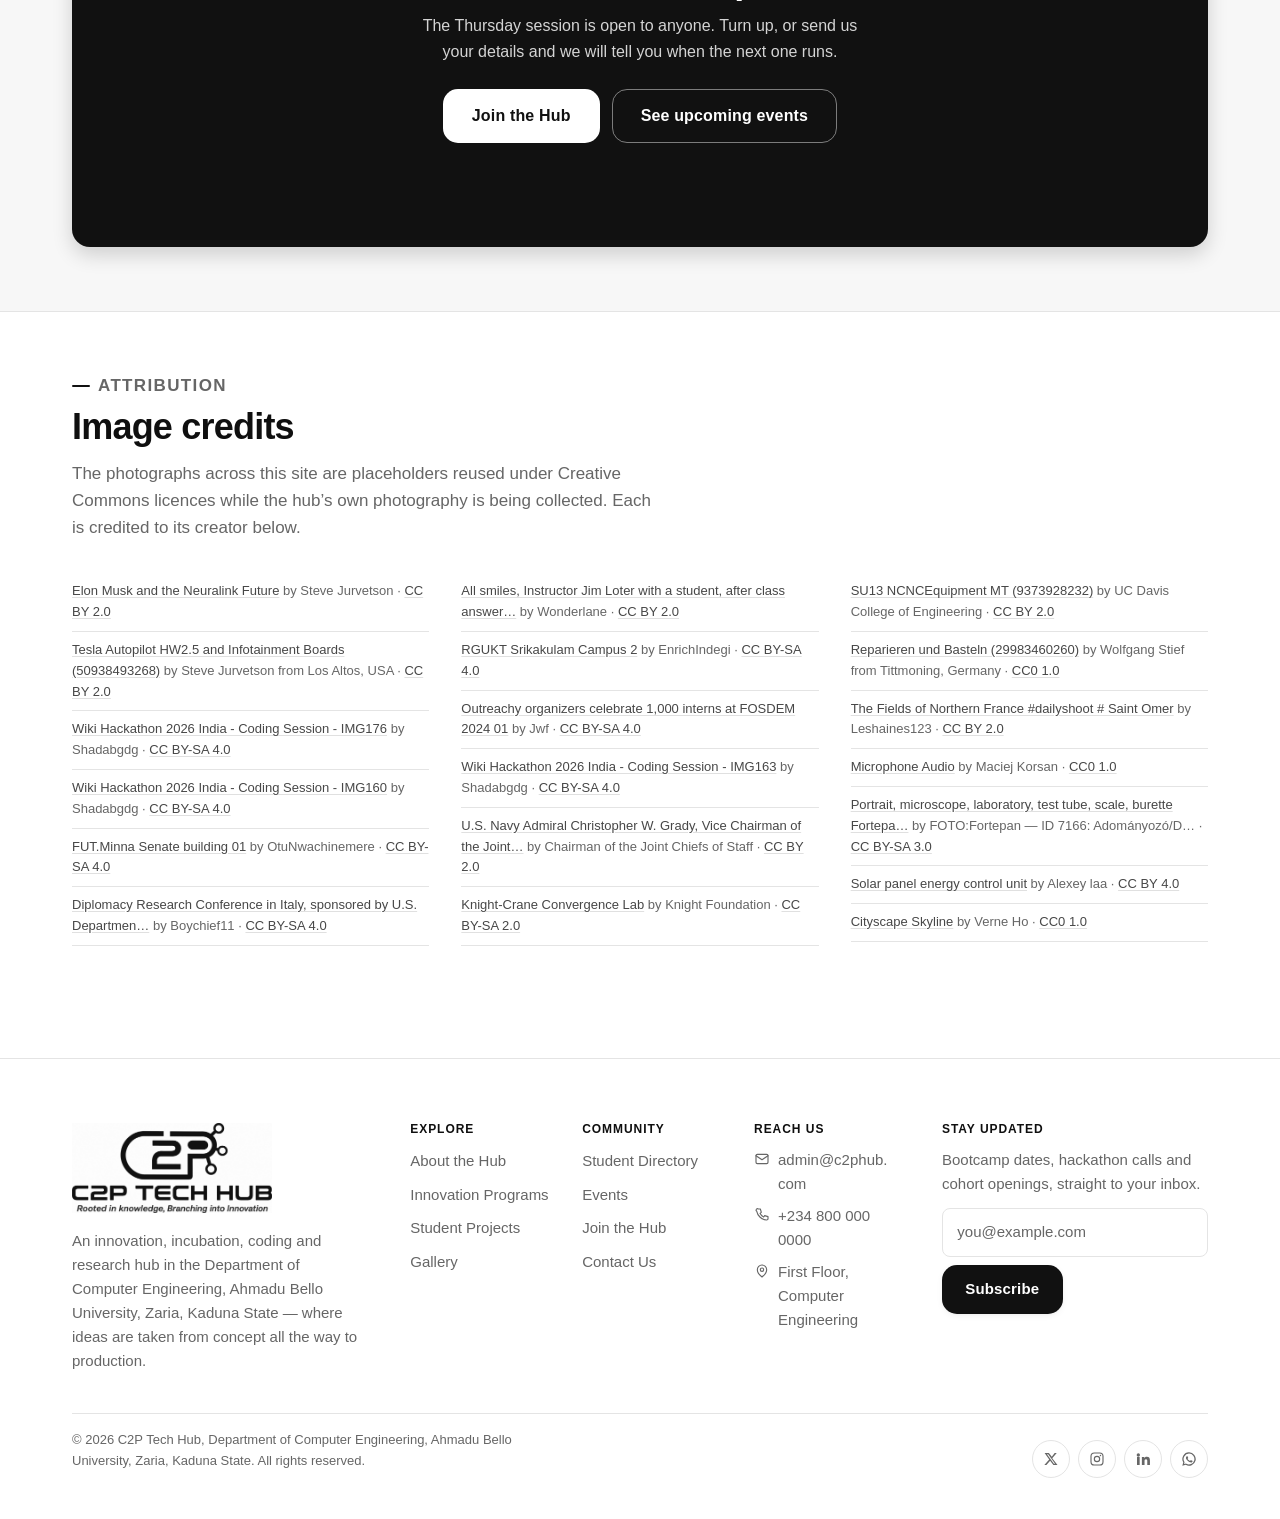
<file: c2p-hub/gallery.html>
<!DOCTYPE html>
<html lang="en">
<head>
  <meta charset="utf-8">
  <meta name="viewport" content="width=device-width, initial-scale=1">
  <title>Gallery | C2P Tech Hub &mdash; Concept to Production</title>
  <meta name="description" content="Photographs from inside the C2P Tech Hub: bootcamp benches, hackathon nights, weekly coding sessions, research clusters and Demo Day.">
  <meta name="author" content="C2P Tech Hub, Department of Computer Engineering, Ahmadu Bello University, Zaria, Kaduna State">
  <meta name="theme-color" content="#111111">
  <link rel="icon" href="assets/images/C2PLOGO-mark-mono.png" type="image/png">
  <link rel="stylesheet" href="assets/css/reset.css">
  <link rel="stylesheet" href="assets/css/main.css">
  <link rel="stylesheet" href="assets/css/responsive.css">

  <!-- The one permitted script element: a declarative ld+json data island, not executable code. -->
  <script type="application/ld+json">
  {
    "@context": "https://schema.org",
    "@type": "ImageGallery",
    "name": "C2P Tech Hub Gallery",
    "url": "https://c2phub.com/gallery.html",
    "description": "Images from inside the C2P Tech Hub, covering bootcamps, hackathons, weekly coding sessions, research clusters, mentorship and Demo Day. All images are currently openly licensed stand-ins, credited on the page.",
    "isPartOf": {
      "@type": "WebSite",
      "name": "C2P Tech Hub",
      "url": "https://c2phub.com/"
    },
    "associatedMedia": [
      { "@type": "ImageObject", "name": "C2P Tech Hub",     "contentUrl": "https://c2phub.com/assets/images/gallery/C2P_gallery_01.jpg",             "description": "Photograph from the C2P Tech Hub." },
      { "@type": "ImageObject", "name": "C2P Tech Hub",     "contentUrl": "https://c2phub.com/assets/images/gallery/C2P_gallery_02.jpg",             "description": "Photograph from the C2P Tech Hub." },
      { "@type": "ImageObject", "name": "C2P Tech Hub",     "contentUrl": "https://c2phub.com/assets/images/gallery/C2P_gallery_03.jpg",             "description": "Photograph from the C2P Tech Hub." },
      { "@type": "ImageObject", "name": "C2P Tech Hub",     "contentUrl": "https://c2phub.com/assets/images/gallery/C2P_gallery_04.jpg",             "description": "Photograph from the C2P Tech Hub." },
      { "@type": "ImageObject", "name": "C2P Tech Hub",     "contentUrl": "https://c2phub.com/assets/images/gallery/C2P_gallery_05.jpg",             "description": "Photograph from the C2P Tech Hub." },
      { "@type": "ImageObject", "name": "C2P Tech Hub",     "contentUrl": "https://c2phub.com/assets/images/gallery/C2P_gallery_06.jpg",             "description": "Photograph from the C2P Tech Hub." },
      { "@type": "ImageObject", "name": "C2P Tech Hub",     "contentUrl": "https://c2phub.com/assets/images/gallery/C2P_gallery_08.jpg",             "description": "Photograph from the C2P Tech Hub." },
      { "@type": "ImageObject", "name": "C2P Tech Hub",     "contentUrl": "https://c2phub.com/assets/images/gallery/C2P_gallery_09.jpg",             "description": "Photograph from the C2P Tech Hub." }
    ]
  }
  </script>
</head>

<body>
  <a class="skip-link" href="#main">Skip to main content</a>

  <!-- ====================== SHARED HEADER / NAVIGATION ====================== -->
  <header class="site-header">
    <div class="container header-inner">

      <a class="brand" href="index.html">
        <img class="brand-mark" src="assets/images/C2PLOGO-mark-mono.png"
             alt="C2P Tech Hub logo mark" width="320" height="169">
        <span class="brand-text">
          <span class="brand-name">C2P Tech Hub</span>
          <span class="brand-tagline">Concept to Production</span>
        </span>
      </a>

      <input class="nav-toggle" type="checkbox" id="nav-toggle">
      <label class="nav-toggle-label" for="nav-toggle">
        <svg class="icon icon-open" viewBox="0 0 24 24" aria-hidden="true" focusable="false">
          <path d="M4 7h16M4 12h16M4 17h16"/>
        </svg>
        <svg class="icon icon-close" viewBox="0 0 24 24" aria-hidden="true" focusable="false">
          <path d="M6 6l12 12M18 6L6 18"/>
        </svg>
        <span class="sr-only">Show or hide the main menu</span>
      </label>

      <nav class="site-nav" aria-label="Primary">
        <ul class="nav-list">
          <li><a class="nav-link" href="index.html">Home</a></li>
          <li><a class="nav-link" href="about.html">About</a></li>
          <li><a class="nav-link" href="programs.html">Programs</a></li>
          <li><a class="nav-link" href="projects.html">Projects</a></li>
          <li><a class="nav-link" href="directory.html">Directory</a></li>
          <li><a class="nav-link" href="gallery.html" aria-current="page">Gallery</a></li>
          <li><a class="nav-link" href="events.html">Events</a></li>
          <li><a class="nav-link" href="join.html">Join</a></li>
          <li><a class="nav-link" href="contact.html">Contact</a></li>
        </ul>
      </nav>

      <a class="btn btn-primary header-cta" href="join.html">
        Join the Hub
        <svg class="icon icon--sm" viewBox="0 0 24 24" aria-hidden="true" focusable="false">
          <path d="M5 12h14M13 6l6 6-6 6"/>
        </svg>
      </a>

    </div>
  </header>

  <main id="main">

    <!-- ============================ PAGE BANNER ============================ -->
    <section class="page-banner" aria-labelledby="page-title">
      <div class="container">
        <nav class="breadcrumb" aria-label="Breadcrumb">
          <ol>
            <li><a href="index.html">Home</a></li>
            <li aria-current="page">Gallery</li>
          </ol>
        </nav>
        <h1 id="page-title">Gallery</h1>
        <p>
          Inside the hub &mdash; bootcamp benches, hackathon nights, the Thursday
          drop-in, and Demo Day. Select any image to open it larger.
        </p>
      </div>
    </section>

    <!-- ============================== GALLERY ============================== -->
    <section class="section" aria-labelledby="gallery-title">
      <div class="container">

        <h2 id="gallery-title" class="sr-only">Photographs from the hub</h2>

        <p class="data-note">
  <svg class="icon icon--sm" viewBox="0 0 24 24" aria-hidden="true" focusable="false">
    <rect x="3" y="4" width="18" height="16" rx="2"/>
    <circle cx="8.5" cy="9.5" r="1.8"/>
    <path d="M4 17l4.5-4.5L13 17l3-2.5 4 3.5"/>
  </svg>
  <span>
    <strong>Inside the C2P Tech Hub.</strong>
    A collection of photographs showcasing the hub,
    activities, projects and learning environment.
  </span>
</p>
        </p>

        <!-- CSS-only component 4 of 4: :target lightbox, closed by a link back to #gallery-grid. -->

        <div class="gallery" id="gallery-grid">

          <a class="gallery__item" href="#lightbox-01">
            <img loading="lazy" decoding="async" src="assets/images/gallery/C2P_gallery_01.jpg"
                 alt="Photograph from the C2P Tech Hub"
                 width="1200" height="800">
            <span class="gallery__caption">
              <svg class="icon icon--sm" viewBox="0 0 24 24" aria-hidden="true" focusable="false">
                <path d="M14 4h6v6M20 4l-9 9"/>
                <path d="M18 14v4.5A1.5 1.5 0 0 1 16.5 20h-11A1.5 1.5 0 0 1 4 18.5v-11A1.5 1.5 0 0 1 5.5 6H10"/>
              </svg>
              Opening Day
            </span>
          </a>

          <a class="gallery__item" href="#lightbox-02">
            <img loading="lazy" decoding="async" src="assets/images/gallery/C2P_gallery_02.jpg"
                 alt="Photograph from the C2P Tech Hub"
                 width="1200" height="800">
            <span class="gallery__caption">
              <svg class="icon icon--sm" viewBox="0 0 24 24" aria-hidden="true" focusable="false">
                <path d="M14 4h6v6M20 4l-9 9"/>
                <path d="M18 14v4.5A1.5 1.5 0 0 1 16.5 20h-11A1.5 1.5 0 0 1 4 18.5v-11A1.5 1.5 0 0 1 5.5 6H10"/>
              </svg>
              Bootcamp Bench
            </span>
          </a>

          <a class="gallery__item" href="#lightbox-03">
            <img loading="lazy" decoding="async" src="assets/images/gallery/C2P_gallery_03.jpg"
                 alt="Photograph from the C2P Tech Hub"
                 width="1200" height="800">
            <span class="gallery__caption">
              <svg class="icon icon--sm" viewBox="0 0 24 24" aria-hidden="true" focusable="false">
                <path d="M14 4h6v6M20 4l-9 9"/>
                <path d="M18 14v4.5A1.5 1.5 0 0 1 16.5 20h-11A1.5 1.5 0 0 1 4 18.5v-11A1.5 1.5 0 0 1 5.5 6H10"/>
              </svg>
              Hackathon Night
            </span>
          </a>

          <a class="gallery__item" href="#lightbox-04">
            <img loading="lazy" decoding="async" src="assets/images/gallery/C2P_gallery_04.jpg"
                 alt="Photograph from the C2P Tech Hub"
                 width="1200" height="800">
            <span class="gallery__caption">
              <svg class="icon icon--sm" viewBox="0 0 24 24" aria-hidden="true" focusable="false">
                <path d="M14 4h6v6M20 4l-9 9"/>
                <path d="M18 14v4.5A1.5 1.5 0 0 1 16.5 20h-11A1.5 1.5 0 0 1 4 18.5v-11A1.5 1.5 0 0 1 5.5 6H10"/>
              </svg>
              Thursday Session
            </span>
          </a>

          <a class="gallery__item" href="#lightbox-05">
            <img loading="lazy" decoding="async" src="assets/images/gallery/C2P_gallery_05.jpg"
                 alt="Photograph from the C2P Tech Hub"
                 width="1200" height="800">
            <span class="gallery__caption">
              <svg class="icon icon--sm" viewBox="0 0 24 24" aria-hidden="true" focusable="false">
                <path d="M14 4h6v6M20 4l-9 9"/>
                <path d="M18 14v4.5A1.5 1.5 0 0 1 16.5 20h-11A1.5 1.5 0 0 1 4 18.5v-11A1.5 1.5 0 0 1 5.5 6H10"/>
              </svg>
              Research Cluster
            </span>
          </a>

          <a class="gallery__item" href="#lightbox-06">
            <img loading="lazy" decoding="async" src="assets/images/gallery/C2P_gallery_06.jpg"
                 alt="Photograph from the C2P Tech Hub"
                 width="1200" height="800">
            <span class="gallery__caption">
              <svg class="icon icon--sm" viewBox="0 0 24 24" aria-hidden="true" focusable="false">
                <path d="M14 4h6v6M20 4l-9 9"/>
                <path d="M18 14v4.5A1.5 1.5 0 0 1 16.5 20h-11A1.5 1.5 0 0 1 4 18.5v-11A1.5 1.5 0 0 1 5.5 6H10"/>
              </svg>
              Mentor Pairing
            </span>
          </a>

          <a class="gallery__item" href="#lightbox-07">
            <img loading="lazy" decoding="async" src="assets/images/gallery/C2P_gallery_08.jpg"
                 alt="Photograph from the C2P Tech Hub"
                 width="1200" height="800">
            <span class="gallery__caption">
              <svg class="icon icon--sm" viewBox="0 0 24 24" aria-hidden="true" focusable="false">
                <path d="M14 4h6v6M20 4l-9 9"/>
                <path d="M18 14v4.5A1.5 1.5 0 0 1 16.5 20h-11A1.5 1.5 0 0 1 4 18.5v-11A1.5 1.5 0 0 1 5.5 6H10"/>
              </svg>
              Demo Day Floor
            </span>
          </a>

          <a class="gallery__item" href="#lightbox-08">
            <img loading="lazy" decoding="async" src="assets/images/gallery/C2P_gallery_09.jpg"
                 alt="Photograph from the C2P Tech Hub"
                 width="1200" height="800">
            <span class="gallery__caption">
              <svg class="icon icon--sm" viewBox="0 0 24 24" aria-hidden="true" focusable="false">
                <path d="M14 4h6v6M20 4l-9 9"/>
                <path d="M18 14v4.5A1.5 1.5 0 0 1 16.5 20h-11A1.5 1.5 0 0 1 4 18.5v-11A1.5 1.5 0 0 1 5.5 6H10"/>
              </svg>
              The Workspace
            </span>
          </a>

        </div>

      </div>
    </section>

    <!-- Lightbox overlays: hidden until their id is the current URL fragment (.lightbox:target). -->

    <div class="lightbox" id="lightbox-01" aria-label="C2P Tech Hub, enlarged">
      <a class="lightbox__backdrop" href="#gallery-grid"><span class="sr-only">Close this image</span></a>
      <div class="lightbox__inner">
        <a class="lightbox__close" href="#gallery-grid">
          <svg class="icon" viewBox="0 0 24 24" aria-hidden="true" focusable="false"><path d="M6 6l12 12M18 6L6 18"/></svg>
          <span class="sr-only">Close this image</span>
        </a>
        <img loading="lazy" decoding="async" src="assets/images/gallery/C2P_gallery_01.jpg"
             alt="Photograph from the C2P Tech Hub"
             width="1200" height="800">
        <div class="lightbox__caption">
          <h3>C2P Tech Hub</h3>
          <p>17 October 2025. The formal opening of the hub, hosted by the Department of Computer Engineering. The first weekly coding session ran the following week.</p>
        </div>
      </div>
    </div>

    <div class="lightbox" id="lightbox-02" aria-label="C2P Tech Hub, enlarged">
      <a class="lightbox__backdrop" href="#gallery-grid"><span class="sr-only">Close this image</span></a>
      <div class="lightbox__inner">
        <a class="lightbox__close" href="#gallery-grid">
          <svg class="icon" viewBox="0 0 24 24" aria-hidden="true" focusable="false"><path d="M6 6l12 12M18 6L6 18"/></svg>
          <span class="sr-only">Close this image</span>
        </a>
        <img loading="lazy" decoding="async" src="assets/images/gallery/C2P_gallery_02.jpg"
             alt="Photograph from the C2P Tech Hub"
             width="1200" height="800">
        <div class="lightbox__caption">
          <h3>C2P Tech Hub</h3>
          <p>Week two of the embedded systems bootcamp. Boards are provided by the hub and shared between pairs, which turns out to be the fastest way to learn.</p>
        </div>
      </div>
    </div>

    <div class="lightbox" id="lightbox-03" aria-label="C2P Tech Hub, enlarged">
      <a class="lightbox__backdrop" href="#gallery-grid"><span class="sr-only">Close this image</span></a>
      <div class="lightbox__inner">
        <a class="lightbox__close" href="#gallery-grid">
          <svg class="icon" viewBox="0 0 24 24" aria-hidden="true" focusable="false"><path d="M6 6l12 12M18 6L6 18"/></svg>
          <span class="sr-only">Close this image</span>
        </a>
        <img loading="lazy" decoding="async" src="assets/images/gallery/C2P_gallery_03.jpg"
             alt="Photograph from the C2P Tech Hub"
             width="1200" height="800">
        <div class="lightbox__caption">
          <h3>C2P Tech Hub</h3>
          <p>Hour thirty of forty-eight. The problem brief is published when the clock starts, so nothing here was planned more than a day and a half in advance.</p>
        </div>
      </div>
    </div>

    <div class="lightbox" id="lightbox-04" aria-label="C2P Tech Hub, enlarged">
      <a class="lightbox__backdrop" href="#gallery-grid"><span class="sr-only">Close this image</span></a>
      <div class="lightbox__inner">
        <a class="lightbox__close" href="#gallery-grid">
          <svg class="icon" viewBox="0 0 24 24" aria-hidden="true" focusable="false"><path d="M6 6l12 12M18 6L6 18"/></svg>
          <span class="sr-only">Close this image</span>
        </a>
        <img loading="lazy" decoding="async" src="assets/images/gallery/C2P_gallery_04.jpg"
             alt="Photograph from the C2P Tech Hub"
             width="1200" height="800">
        <div class="lightbox__caption">
          <h3>C2P Tech Hub</h3>
          <p>The weekly drop-in. No registration, no register, no prerequisite &mdash; people arrive, say what they are stuck on, and get on with it.</p>
        </div>
      </div>
    </div>

    <div class="lightbox" id="lightbox-05" aria-label="C2P Tech Hub, enlarged">
      <a class="lightbox__backdrop" href="#gallery-grid"><span class="sr-only">Close this image</span></a>
      <div class="lightbox__inner">
        <a class="lightbox__close" href="#gallery-grid">
          <svg class="icon" viewBox="0 0 24 24" aria-hidden="true" focusable="false"><path d="M6 6l12 12M18 6L6 18"/></svg>
          <span class="sr-only">Close this image</span>
        </a>
        <img loading="lazy" decoding="async" src="assets/images/gallery/C2P_gallery_05.jpg"
             alt="Photograph from the C2P Tech Hub"
             width="1200" height="800">
        <div class="lightbox__caption">
          <h3>C2P Tech Hub</h3>
          <p>The computer vision group reviewing classifier output. This is the cluster whose work fed into ParaVision.</p>
        </div>
      </div>
    </div>

    <div class="lightbox" id="lightbox-06" aria-label="C2P Tech Hub, enlarged">
      <a class="lightbox__backdrop" href="#gallery-grid"><span class="sr-only">Close this image</span></a>
      <div class="lightbox__inner">
        <a class="lightbox__close" href="#gallery-grid">
          <svg class="icon" viewBox="0 0 24 24" aria-hidden="true" focusable="false"><path d="M6 6l12 12M18 6L6 18"/></svg>
          <span class="sr-only">Close this image</span>
        </a>
        <img loading="lazy" decoding="async" src="assets/images/gallery/C2P_gallery_06.jpg"
             alt="Photograph from the C2P Tech Hub"
             width="1200" height="800">
        <div class="lightbox__caption">
          <h3>C2P Tech Hub</h3>
          <p>Pairings are matched by focus area rather than assigned at random, and formally reviewed at mid-semester so a pairing that is not working can be changed.</p>
        </div>
      </div>
    </div>

    <div class="lightbox" id="lightbox-07" aria-label="C2P Tech Hub, enlarged">
      <a class="lightbox__backdrop" href="#gallery-grid"><span class="sr-only">Close this image</span></a>
      <div class="lightbox__inner">
        <a class="lightbox__close" href="#gallery-grid">
          <svg class="icon" viewBox="0 0 24 24" aria-hidden="true" focusable="false"><path d="M6 6l12 12M18 6L6 18"/></svg>
          <span class="sr-only">Close this image</span>
        </a>
        <img loading="lazy" decoding="async" src="assets/images/gallery/C2P_gallery_08.jpg"
             alt="Photograph from the C2P Tech Hub"
             width="1200" height="800">
        <div class="lightbox__caption">
          <h3>C2P Tech Hub</h3>
          <p>Eight teams, one afternoon. Each gets a fixed slot to show working software or hardware and answer questions from staff and industry guests.</p>
        </div>
      </div>
    </div>

    <div class="lightbox" id="lightbox-08" aria-label="C2P Tech Hub, enlarged">
      <a class="lightbox__backdrop" href="#gallery-grid"><span class="sr-only">Close this image</span></a>
      <div class="lightbox__inner">
        <a class="lightbox__close" href="#gallery-grid">
          <svg class="icon" viewBox="0 0 24 24" aria-hidden="true" focusable="false"><path d="M6 6l12 12M18 6L6 18"/></svg>
          <span class="sr-only">Close this image</span>
        </a>
        <img loading="lazy" decoding="async" src="assets/images/gallery/C2P_gallery_09.jpg"
             alt="Photograph from the C2P Tech Hub"
             width="1200" height="800">
        <div class="lightbox__caption">
          <h3>C2P Tech Hub</h3>
          <p>First floor of the Department of Computer Engineering. Project benches, shared screens, and space for eight incubation teams at a time.</p>
        </div>
      </div>
    </div>

    <!-- ============================= CTA BAND ============================= -->
    <section class="section section--sunken" aria-labelledby="cta-title">
      <div class="container">
        <div class="cta-band">
          <h2 id="cta-title">Come and see it in person.</h2>
          <p>
            The Thursday session is open to anyone. Turn up, or send us your details
            and we will tell you when the next one runs.
          </p>
          <p class="cluster">
            <a class="btn btn-inverse btn--lg" href="join.html">Join the Hub</a>
            <a class="btn btn-outline-inverse btn--lg" href="events.html">See upcoming events</a>
          </p>
        </div>
      </div>
    </section>


    <!-- Image credits: required by CC BY / CC BY-SA; generated from assets/images/credits.json. -->
    <section class="section section--tight" aria-labelledby="credits-title">
      <div class="container">

        <div class="section-head section-head--left">
          <p class="eyebrow">Attribution</p>
          <h2 id="credits-title">Image credits</h2>
          <p>
            The photographs across this site are placeholders reused under
            Creative Commons licences while the hub&rsquo;s own photography is
            being collected. Each is credited to its creator below.
          </p>
        </div>

        <ul class="credit-list">
          <li>
            <a href="https://commons.wikimedia.org/w/index.php?curid=93666208">Elon Musk and the Neuralink Future</a>
            by Steve Jurvetson &middot;
            <a href="https://creativecommons.org/licenses/by/2.0/">CC BY 2.0</a>
          </li>
          <li>
            <a href="https://commons.wikimedia.org/w/index.php?curid=105132764">Tesla Autopilot HW2.5 and Infotainment Boards (50938493268)</a>
            by Steve Jurvetson from Los Altos, USA &middot;
            <a href="https://creativecommons.org/licenses/by/2.0/">CC BY 2.0</a>
          </li>
          <li>
            <a href="https://commons.wikimedia.org/w/index.php?curid=190450172">Wiki Hackathon 2026 India - Coding Session - IMG176</a>
            by Shadabgdg &middot;
            <a href="https://creativecommons.org/licenses/by-sa/4.0/">CC BY-SA 4.0</a>
          </li>
          <li>
            <a href="https://commons.wikimedia.org/w/index.php?curid=190450117">Wiki Hackathon 2026 India - Coding Session - IMG160</a>
            by Shadabgdg &middot;
            <a href="https://creativecommons.org/licenses/by-sa/4.0/">CC BY-SA 4.0</a>
          </li>
          <li>
            <a href="https://commons.wikimedia.org/w/index.php?curid=111226546">FUT.Minna Senate building 01</a>
            by OtuNwachinemere &middot;
            <a href="https://creativecommons.org/licenses/by-sa/4.0/">CC BY-SA 4.0</a>
          </li>
          <li>
            <a href="https://commons.wikimedia.org/w/index.php?curid=164653481">Diplomacy Research Conference in Italy, sponsored by U.S. Departmen&hellip;</a>
            by Boychief11 &middot;
            <a href="https://creativecommons.org/licenses/by-sa/4.0/">CC BY-SA 4.0</a>
          </li>
          <li>
            <a href="https://www.flickr.com/photos/71401718@N00/7580920710">All smiles, Instructor Jim Loter with a student, after class answer&hellip;</a>
            by Wonderlane &middot;
            <a href="https://creativecommons.org/licenses/by/2.0/">CC BY 2.0</a>
          </li>
          <li>
            <a href="https://commons.wikimedia.org/w/index.php?curid=165780241">RGUKT Srikakulam Campus 2</a>
            by EnrichIndegi &middot;
            <a href="https://creativecommons.org/licenses/by-sa/4.0/">CC BY-SA 4.0</a>
          </li>
          <li>
            <a href="https://commons.wikimedia.org/w/index.php?curid=152687811">Outreachy organizers celebrate 1,000 interns at FOSDEM 2024 01</a>
            by Jwf &middot;
            <a href="https://creativecommons.org/licenses/by-sa/4.0/">CC BY-SA 4.0</a>
          </li>
          <li>
            <a href="https://commons.wikimedia.org/w/index.php?curid=190450128">Wiki Hackathon 2026 India - Coding Session - IMG163</a>
            by Shadabgdg &middot;
            <a href="https://creativecommons.org/licenses/by-sa/4.0/">CC BY-SA 4.0</a>
          </li>
          <li>
            <a href="https://commons.wikimedia.org/w/index.php?curid=155154536">U.S. Navy Admiral Christopher W. Grady, Vice Chairman of the Joint&hellip;</a>
            by Chairman of the Joint Chiefs of Staff &middot;
            <a href="https://creativecommons.org/licenses/by/2.0/">CC BY 2.0</a>
          </li>
          <li>
            <a href="https://www.flickr.com/photos/9133668@N08/6242015734">Knight-Crane Convergence Lab</a>
            by Knight Foundation &middot;
            <a href="https://creativecommons.org/licenses/by-sa/2.0/">CC BY-SA 2.0</a>
          </li>
          <li>
            <a href="https://commons.wikimedia.org/w/index.php?curid=78166468">SU13 NCNCEquipment MT (9373928232)</a>
            by UC Davis College of Engineering &middot;
            <a href="https://creativecommons.org/licenses/by/2.0/">CC BY 2.0</a>
          </li>
          <li>
            <a href="https://commons.wikimedia.org/w/index.php?curid=113255965">Reparieren und Basteln (29983460260)</a>
            by Wolfgang Stief from Tittmoning, Germany &middot;
            <a href="https://creativecommons.org/publicdomain/zero/1.0/">CC0 1.0</a>
          </li>
          <li>
            <a href="https://www.flickr.com/photos/46018453@N06/7893224954">The Fields of Northern France #dailyshoot # Saint Omer</a>
            by Leshaines123 &middot;
            <a href="https://creativecommons.org/licenses/by/2.0/">CC BY 2.0</a>
          </li>
          <li>
            <a href="https://stocksnap.io/photo/microphone-audio-IQVHQYS3GL">Microphone Audio</a>
            by Maciej Korsan &middot;
            <a href="https://creativecommons.org/publicdomain/zero/1.0/">CC0 1.0</a>
          </li>
          <li>
            <a href="https://commons.wikimedia.org/w/index.php?curid=49251249">Portrait, microscope, laboratory, test tube, scale, burette Fortepa&hellip;</a>
            by FOTO:Fortepan — ID 7166: Adományozó/D&hellip; &middot;
            <a href="https://creativecommons.org/licenses/by-sa/3.0/">CC BY-SA 3.0</a>
          </li>
          <li>
            <a href="https://commons.wikimedia.org/w/index.php?curid=158962949">Solar panel energy control unit</a>
            by Alexey laa &middot;
            <a href="https://creativecommons.org/licenses/by/4.0/">CC BY 4.0</a>
          </li>
          <li>
            <a href="https://stocksnap.io/photo/cityscape-skyline-KDOIQSH4ZW">Cityscape Skyline</a>
            by Verne Ho &middot;
            <a href="https://creativecommons.org/publicdomain/zero/1.0/">CC0 1.0</a>
          </li>
        </ul>

      </div>
    </section>

  </main>

  <!-- ============================ SHARED FOOTER ============================ -->
  <footer class="site-footer">
    <div class="container">

      <div class="footer-top">

        <div class="footer-brand">
          <a href="index.html">
            <img class="footer-logo" src="assets/images/C2PLOGO-mono.png"
                 alt="C2P Tech Hub &mdash; Rooted in knowledge, Branching into Innovation"
                 width="900" height="405">
          </a>
          <p>
            An innovation, incubation, coding and research hub in the Department
            of Computer Engineering, Ahmadu Bello University, Zaria, Kaduna State &mdash; where
            ideas are taken from concept all the way to production.
          </p>
        </div>

        <div class="footer-nav-groups">

          <div class="footer-group">
            <h2>Explore</h2>
            <ul>
              <li><a href="about.html">About the Hub</a></li>
              <li><a href="programs.html">Innovation Programs</a></li>
              <li><a href="projects.html">Student Projects</a></li>
              <li><a href="gallery.html">Gallery</a></li>
            </ul>
          </div>

          <div class="footer-group">
            <h2>Community</h2>
            <ul>
              <li><a href="directory.html">Student Directory</a></li>
              <li><a href="events.html">Events</a></li>
              <li><a href="join.html">Join the Hub</a></li>
              <li><a href="contact.html">Contact Us</a></li>
            </ul>
          </div>

          <div class="footer-group">
            <h2>Reach Us</h2>
            <ul>
              <li>
                <a href="mailto:admin@c2phub.com">
                  <svg class="icon icon--sm" viewBox="0 0 24 24" aria-hidden="true" focusable="false">
                    <rect x="3" y="5" width="18" height="14" rx="2"/>
                    <path d="M3 7l9 6 9-6"/>
                  </svg>
                  admin@c2phub.com
                </a>
              </li>
              <li>
                <a href="tel:+2348000000000">
                  <svg class="icon icon--sm" viewBox="0 0 24 24" aria-hidden="true" focusable="false">
                    <path d="M6.5 3h3l1.5 5-2 1.5a12 12 0 0 0 5.5 5.5L16 13l5 1.5v3a2 2 0 0 1-2.2 2A16.5 16.5 0 0 1 4 6.2 2 2 0 0 1 6.5 3z"/>
                  </svg>
                  +234 800 000 0000
                </a>
              </li>
              <li>
                <a href="contact.html">
                  <svg class="icon icon--sm" viewBox="0 0 24 24" aria-hidden="true" focusable="false">
                    <path d="M12 21s7-5.6 7-11a7 7 0 1 0-14 0c0 5.4 7 11 7 11z"/>
                    <circle cx="12" cy="10" r="2.5"/>
                  </svg>
                  First Floor, Computer Engineering
                </a>
              </li>
            </ul>
          </div>

        </div>

        <div class="footer-subscribe">
          <h2>Stay Updated</h2>
          <p>Bootcamp dates, hackathon calls and cohort openings, straight to your inbox.</p>
          <form class="inline-form" action="mailto:admin@c2phub.com" method="post"
                enctype="text/plain" aria-label="Subscribe to C2P Tech Hub updates">
            <label class="sr-only" for="footer-email">Your email address</label>
            <input class="input" type="email" id="footer-email" name="subscriber_email"
                   placeholder="you@example.com" required>
            <button class="btn btn-primary" type="submit">Subscribe</button>
          </form>
        </div>

      </div>

      <div class="footer-bottom">
        <p>&copy; 2026 C2P Tech Hub, Department of Computer Engineering, Ahmadu Bello University, Zaria, Kaduna State. All rights reserved.</p>

        <ul class="social-list">
          <li>
            <a href="https://x.com/c2ptechhub" title="C2P Tech Hub on X">
              <span class="sr-only">C2P Tech Hub on X (placeholder handle)</span>
              <svg class="icon icon--sm icon--filled" viewBox="0 0 24 24" aria-hidden="true" focusable="false">
                <path d="M17.5 3h3.1l-6.8 7.8L21.8 21h-6.2l-4.9-6.3L5.1 21H2l7.3-8.3L2.4 3h6.4l4.4 5.8L17.5 3zm-1.1 16.1h1.7L7.7 4.8H5.9l10.5 14.3z"/>
              </svg>
            </a>
          </li>
          <li>
            <a href="https://instagram.com/c2ptechhub" title="C2P Tech Hub on Instagram">
              <span class="sr-only">C2P Tech Hub on Instagram (placeholder handle)</span>
              <svg class="icon icon--sm" viewBox="0 0 24 24" aria-hidden="true" focusable="false">
                <rect x="3" y="3" width="18" height="18" rx="5"/>
                <circle cx="12" cy="12" r="4"/>
                <circle cx="17.2" cy="6.8" r="1.1" fill="currentColor" stroke="none"/>
              </svg>
            </a>
          </li>
          <li>
            <a href="https://linkedin.com/company/c2p-tech-hub" title="C2P Tech Hub on LinkedIn">
              <span class="sr-only">C2P Tech Hub on LinkedIn (placeholder handle)</span>
              <svg class="icon icon--sm icon--filled" viewBox="0 0 24 24" aria-hidden="true" focusable="false">
                <path d="M4.98 3.5a2.5 2.5 0 1 1 0 5 2.5 2.5 0 0 1 0-5zM3 9h4v12H3V9zm7 0h3.8v1.7h.05c.53-.95 1.83-1.95 3.77-1.95 4.03 0 4.78 2.5 4.78 5.76V21h-4v-5.6c0-1.34-.03-3.06-1.9-3.06-1.9 0-2.2 1.45-2.2 2.96V21h-4V9z"/>
              </svg>
            </a>
          </li>
          <li>
            <a href="https://wa.me/2348000000000" title="C2P Tech Hub on WhatsApp">
              <span class="sr-only">C2P Tech Hub on WhatsApp (placeholder number)</span>
              <svg class="icon icon--sm icon--filled" viewBox="0 0 24 24" aria-hidden="true" focusable="false">
                <path d="M12 2a10 10 0 0 0-8.6 15.05L2 22l5.1-1.33A10 10 0 1 0 12 2zm0 1.9a8.1 8.1 0 1 1-4.13 15.07l-.3-.18-3.02.79.8-2.94-.19-.31A8.1 8.1 0 0 1 12 3.9zm-3.1 4.1c-.16 0-.42.06-.64.3-.22.24-.85.83-.85 2.02s.87 2.34 1 2.5c.12.16 1.7 2.7 4.17 3.68 2.06.81 2.48.65 2.93.61.45-.04 1.45-.59 1.65-1.17.2-.57.2-1.06.14-1.16-.06-.1-.22-.16-.46-.28-.24-.12-1.45-.71-1.67-.79-.22-.08-.39-.12-.55.12-.16.24-.63.79-.77.95-.14.16-.28.18-.52.06-.24-.12-1.03-.38-1.96-1.21-.72-.65-1.21-1.45-1.35-1.69-.14-.24-.02-.37.1-.49.11-.11.24-.28.36-.42.12-.14.16-.24.24-.4.08-.16.04-.3-.02-.42-.06-.12-.54-1.32-.74-1.8-.19-.46-.39-.4-.54-.41h-.46z"/>
              </svg>
            </a>
          </li>
        </ul>
      </div>

    </div>
  </footer>

</body>
</html>
</file>
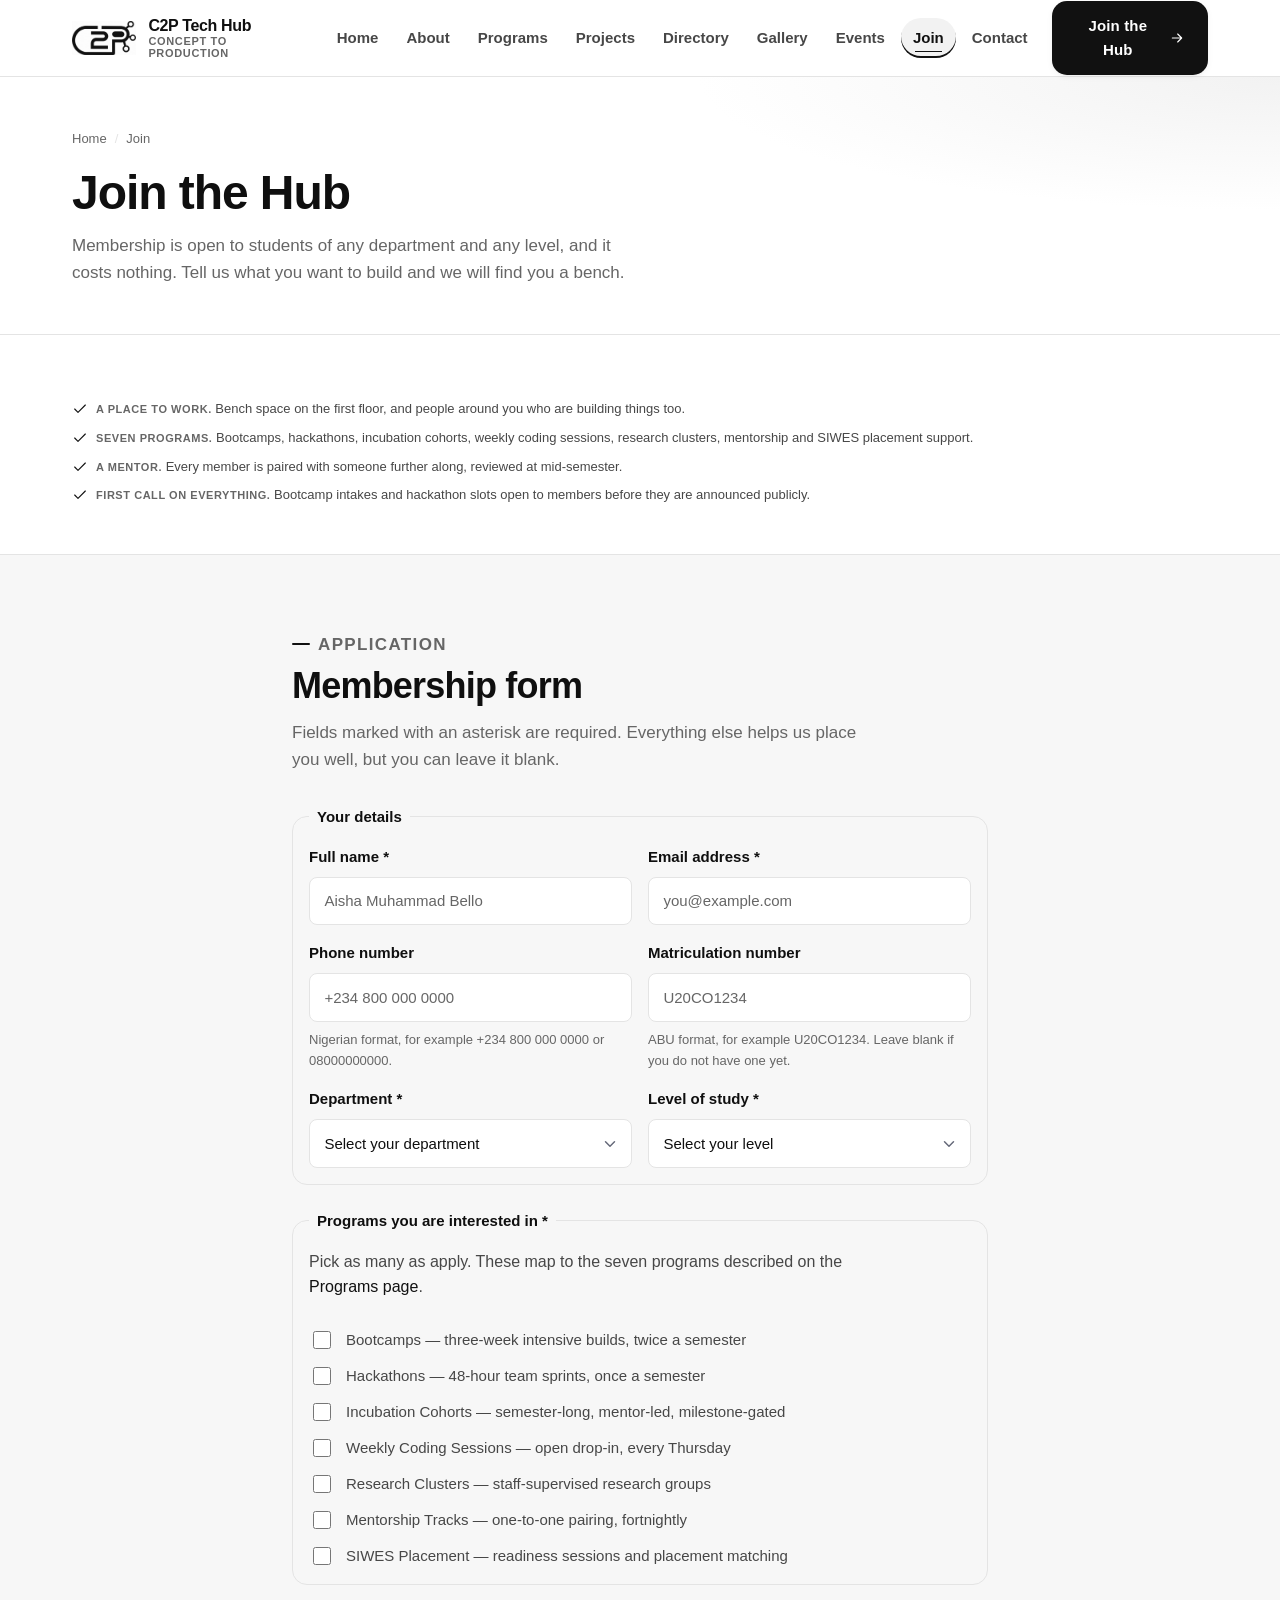
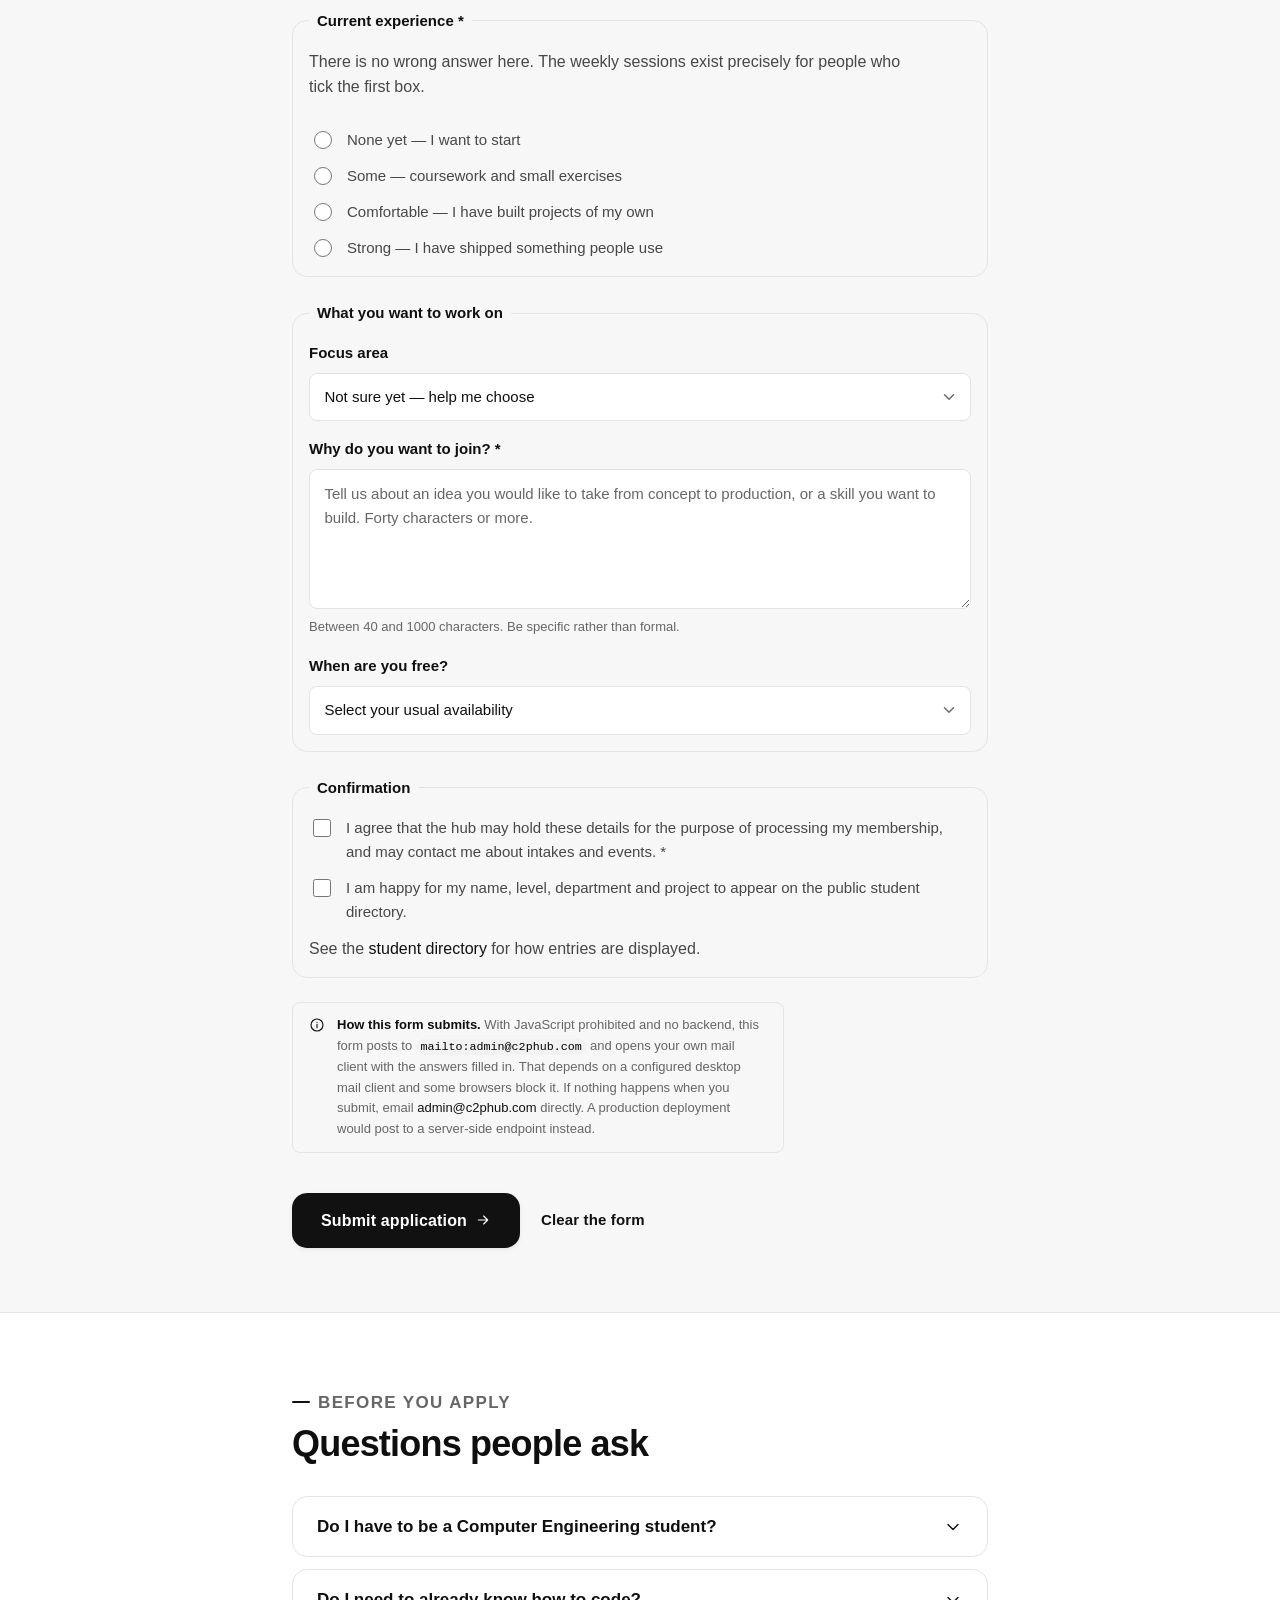
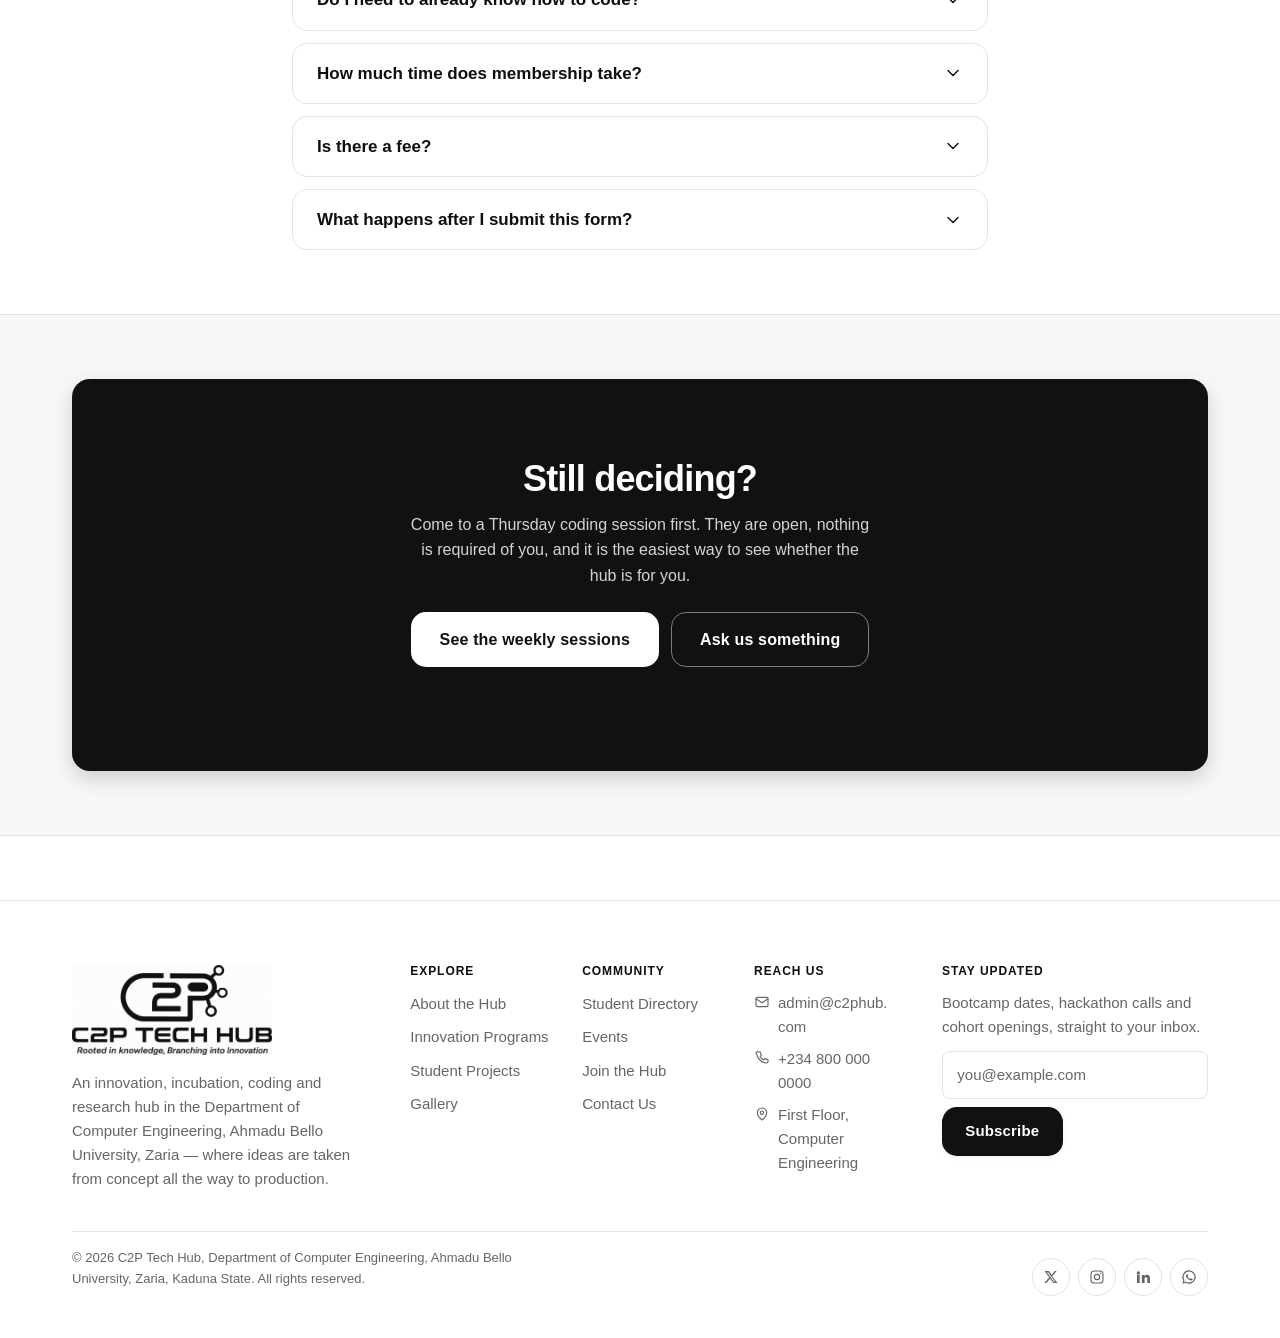
<file: c2p-hub/join.html>
<!DOCTYPE html>
<html lang="en">
<head>
  <meta charset="utf-8">
  <meta name="viewport" content="width=device-width, initial-scale=1">
  <title>Join the Hub | C2P Tech Hub &mdash; Concept to Production</title>
  <meta name="description" content="Apply to join the C2P Tech Hub. Membership is open to students of any department and any level at Ahmadu Bello University, Zaria, Kaduna State.">
  <meta name="author" content="C2P Tech Hub, Department of Computer Engineering, Ahmadu Bello University, Zaria, Kaduna State">
  <meta name="theme-color" content="#111111">
  <link rel="icon" href="assets/images/C2PLOGO-mark-mono.png" type="image/png">
  <link rel="stylesheet" href="assets/css/reset.css">
  <link rel="stylesheet" href="assets/css/main.css">
  <link rel="stylesheet" href="assets/css/responsive.css">

  <!-- The one permitted script element: a declarative ld+json data island, not executable code. -->
  <script type="application/ld+json">
  {
    "@context": "https://schema.org",
    "@type": "WebPage",
    "name": "Join the C2P Tech Hub",
    "url": "https://c2phub.com/join.html",
    "description": "Membership application page for the C2P Tech Hub, an innovation, incubation, coding and research hub in the Department of Computer Engineering, Ahmadu Bello University, Zaria, Kaduna State.",
    "isPartOf": {
      "@type": "WebSite",
      "name": "C2P Tech Hub",
      "url": "https://c2phub.com/"
    },
    "about": {
      "@type": "EducationalOrganization",
      "name": "C2P Tech Hub",
      "url": "https://c2phub.com/",
      "email": "admin@c2phub.com",
      "parentOrganization": {
        "@type": "CollegeOrUniversity",
        "name": "Ahmadu Bello University, Zaria",
        "department": {
          "@type": "Organization",
          "name": "Department of Computer Engineering"
        }
      }
    },
    "mainEntity": {
      "@type": "FAQPage",
      "mainEntity": [
        {
          "@type": "Question",
          "name": "Do I have to be a Computer Engineering student?",
          "acceptedAnswer": {
            "@type": "Answer",
            "text": "No. The hub sits in the Department of Computer Engineering but membership is open across departments. Current members come from Computer Engineering, Computer Science, Electrical and Electronics Engineering and Mechatronics Engineering."
          }
        },
        {
          "@type": "Question",
          "name": "Do I need to already know how to code?",
          "acceptedAnswer": {
            "@type": "Answer",
            "text": "No. The weekly coding sessions and the bootcamps exist to take people from nothing to something. What matters is that you turn up consistently."
          }
        },
        {
          "@type": "Question",
          "name": "How much time does membership take?",
          "acceptedAnswer": {
            "@type": "Answer",
            "text": "Weekly coding sessions are one evening a week and are drop-in. Bootcamps run two evenings a week for three weeks. An incubation cohort is a semester-long commitment of roughly six to eight hours a week."
          }
        },
        {
          "@type": "Question",
          "name": "Is there a fee?",
          "acceptedAnswer": {
            "@type": "Answer",
            "text": "No. Membership and all programs are free to students of the university. Hardware for bootcamps is provided by the hub and shared between pairs."
          }
        },
        {
          "@type": "Question",
          "name": "What happens after I submit this form?",
          "acceptedAnswer": {
            "@type": "Answer",
            "text": "Applications are reviewed at the start of each intake. You will be contacted by email with a date for a short conversation about what you want to work on, and then added to the members' channel."
          }
        }
      ]
    }
  }
  </script>
</head>

<body>
  <a class="skip-link" href="#main">Skip to main content</a>

  <!-- ====================== SHARED HEADER / NAVIGATION ====================== -->
  <header class="site-header">
    <div class="container header-inner">

      <a class="brand" href="index.html">
        <img class="brand-mark" src="assets/images/C2PLOGO-mark-mono.png"
             alt="C2P Tech Hub logo mark" width="320" height="169">
        <span class="brand-text">
          <span class="brand-name">C2P Tech Hub</span>
          <span class="brand-tagline">Concept to Production</span>
        </span>
      </a>

      <input class="nav-toggle" type="checkbox" id="nav-toggle">
      <label class="nav-toggle-label" for="nav-toggle">
        <svg class="icon icon-open" viewBox="0 0 24 24" aria-hidden="true" focusable="false">
          <path d="M4 7h16M4 12h16M4 17h16"/>
        </svg>
        <svg class="icon icon-close" viewBox="0 0 24 24" aria-hidden="true" focusable="false">
          <path d="M6 6l12 12M18 6L6 18"/>
        </svg>
        <span class="sr-only">Show or hide the main menu</span>
      </label>

      <nav class="site-nav" aria-label="Primary">
        <ul class="nav-list">
          <li><a class="nav-link" href="index.html">Home</a></li>
          <li><a class="nav-link" href="about.html">About</a></li>
          <li><a class="nav-link" href="programs.html">Programs</a></li>
          <li><a class="nav-link" href="projects.html">Projects</a></li>
          <li><a class="nav-link" href="directory.html">Directory</a></li>
          <li><a class="nav-link" href="gallery.html">Gallery</a></li>
          <li><a class="nav-link" href="events.html">Events</a></li>
          <li><a class="nav-link" href="join.html" aria-current="page">Join</a></li>
          <li><a class="nav-link" href="contact.html">Contact</a></li>
        </ul>
      </nav>

      <a class="btn btn-primary header-cta" href="join.html">
        Join the Hub
        <svg class="icon icon--sm" viewBox="0 0 24 24" aria-hidden="true" focusable="false">
          <path d="M5 12h14M13 6l6 6-6 6"/>
        </svg>
      </a>

    </div>
  </header>

  <main id="main">

    <!-- ============================ PAGE BANNER ============================ -->
    <section class="page-banner" aria-labelledby="page-title">
      <div class="container">
        <nav class="breadcrumb" aria-label="Breadcrumb">
          <ol>
            <li><a href="index.html">Home</a></li>
            <li aria-current="page">Join</li>
          </ol>
        </nav>
        <h1 id="page-title">Join the Hub</h1>
        <p>
          Membership is open to students of any department and any level, and it
          costs nothing. Tell us what you want to build and we will find you a
          bench.
        </p>
      </div>
    </section>

    <!-- ========================== WHAT YOU GET ============================= -->
    <section class="section section--tight" aria-labelledby="benefits-title">
      <div class="container">
        <h2 id="benefits-title" class="sr-only">What membership gives you</h2>
        <ul class="outcome-list">
          <li>
            <svg class="icon icon--sm" viewBox="0 0 24 24" aria-hidden="true" focusable="false">
              <path d="M20 6L9 17l-5-5"/>
            </svg>
            <span><span class="outcome-list__label">A place to work.</span> Bench space on the first floor, and people around you who are building things too.</span>
          </li>
          <li>
            <svg class="icon icon--sm" viewBox="0 0 24 24" aria-hidden="true" focusable="false">
              <path d="M20 6L9 17l-5-5"/>
            </svg>
            <span><span class="outcome-list__label">Seven programs.</span> Bootcamps, hackathons, incubation cohorts, weekly coding sessions, research clusters, mentorship and SIWES placement support.</span>
          </li>
          <li>
            <svg class="icon icon--sm" viewBox="0 0 24 24" aria-hidden="true" focusable="false">
              <path d="M20 6L9 17l-5-5"/>
            </svg>
            <span><span class="outcome-list__label">A mentor.</span> Every member is paired with someone further along, reviewed at mid-semester.</span>
          </li>
          <li>
            <svg class="icon icon--sm" viewBox="0 0 24 24" aria-hidden="true" focusable="false">
              <path d="M20 6L9 17l-5-5"/>
            </svg>
            <span><span class="outcome-list__label">First call on everything.</span> Bootcamp intakes and hackathon slots open to members before they are announced publicly.</span>
          </li>
        </ul>
      </div>
    </section>

    <!-- ========================= APPLICATION FORM ========================== -->
    <section class="section section--sunken" aria-labelledby="form-title">
      <div class="container container--narrow">

        <div class="section-head section-head--left">
          <p class="eyebrow">Application</p>
          <h2 id="form-title">Membership form</h2>
          <p>
            Fields marked with an asterisk are required. Everything else helps us
            place you well, but you can leave it blank.
          </p>
        </div>

        <!-- Native HTML5 validation attributes and CSS state selectors only; no script validates or submits. -->

        <form class="form" action="mailto:admin@c2phub.com" method="post"
              enctype="text/plain" aria-labelledby="form-title">

          <fieldset class="fieldset-group">
            <legend>Your details</legend>

            <div class="form-grid form-grid--2">

              <div class="field">
                <label for="full-name">Full name <span class="required-mark" aria-hidden="true">*</span></label>
                <input class="input" type="text" id="full-name" name="full_name"
                       placeholder="Aisha Muhammad Bello" required minlength="3" maxlength="80"
                       autocomplete="name" aria-describedby="full-name-error">
                <span class="error-text" id="full-name-error">Enter your full name, at least three characters.</span>
              </div>

              <div class="field">
                <label for="email">Email address <span class="required-mark" aria-hidden="true">*</span></label>
                <input class="input" type="email" id="email" name="email"
                       placeholder="you@example.com" required
                       autocomplete="email" aria-describedby="email-error">
                <span class="error-text" id="email-error">Enter a valid email address, for example you@example.com.</span>
              </div>

              <div class="field">
                <label for="phone">Phone number</label>
                <input class="input" type="tel" id="phone" name="phone"
                       placeholder="+234 800 000 0000"
                       pattern="(\+234|0)[\s-]?[789][01]\d[\s-]?\d{3}[\s-]?\d{4}"
                       autocomplete="tel" aria-describedby="phone-hint phone-error">
                <span class="hint" id="phone-hint">Nigerian format, for example +234 800 000 0000 or 08000000000.</span>
                <span class="error-text" id="phone-error">That does not look like a Nigerian phone number.</span>
              </div>

              <div class="field">
                <label for="matric">Matriculation number</label>
                <input class="input" type="text" id="matric" name="matric_number"
                       placeholder="U20CO1234" pattern="[UuPp]\d{2}[A-Za-z]{2}\d{4}"
                       aria-describedby="matric-hint matric-error">
                <span class="hint" id="matric-hint">ABU format, for example U20CO1234. Leave blank if you do not have one yet.</span>
                <span class="error-text" id="matric-error">Use the ABU format: a letter, two digits, two letters, four digits.</span>
              </div>

              <div class="field">
                <label for="department">Department <span class="required-mark" aria-hidden="true">*</span></label>
                <select class="select" id="department" name="department" required>
                  <option value="">Select your department</option>
                  <option value="Computer Engineering">Computer Engineering</option>
                  <option value="Computer Science">Computer Science</option>
                  <option value="Electrical and Electronics Engineering">Electrical and Electronics Engineering</option>
                  <option value="Mechatronics Engineering">Mechatronics Engineering</option>
                  <option value="Other Engineering department">Other Engineering department</option>
                  <option value="Other department">Other department</option>
                </select>
              </div>

              <div class="field">
                <label for="level">Level of study <span class="required-mark" aria-hidden="true">*</span></label>
                <select class="select" id="level" name="level" required>
                  <option value="">Select your level</option>
                  <option value="100L">100 Level</option>
                  <option value="200L">200 Level</option>
                  <option value="300L">300 Level</option>
                  <option value="400L">400 Level</option>
                  <option value="500L">500 Level</option>
                  <option value="Postgraduate">Postgraduate</option>
                  <option value="Staff">Staff</option>
                </select>
              </div>

            </div>
          </fieldset>

          <fieldset class="fieldset-group">
            <legend>Programs you are interested in <span class="required-mark" aria-hidden="true">*</span></legend>
            <p class="hint">
              Pick as many as apply. These map to the seven programs described on the
              <a href="programs.html">Programs page</a>.
            </p>

            <label class="check" for="prog-bootcamps">
              <input type="checkbox" id="prog-bootcamps" name="programs" value="Bootcamps">
              <span>Bootcamps &mdash; three-week intensive builds, twice a semester</span>
            </label>

            <label class="check" for="prog-hackathons">
              <input type="checkbox" id="prog-hackathons" name="programs" value="Hackathons">
              <span>Hackathons &mdash; 48-hour team sprints, once a semester</span>
            </label>

            <label class="check" for="prog-incubation">
              <input type="checkbox" id="prog-incubation" name="programs" value="Incubation Cohorts">
              <span>Incubation Cohorts &mdash; semester-long, mentor-led, milestone-gated</span>
            </label>

            <label class="check" for="prog-coding-sessions">
              <input type="checkbox" id="prog-coding-sessions" name="programs" value="Weekly Coding Sessions">
              <span>Weekly Coding Sessions &mdash; open drop-in, every Thursday</span>
            </label>

            <label class="check" for="prog-research">
              <input type="checkbox" id="prog-research" name="programs" value="Research Clusters">
              <span>Research Clusters &mdash; staff-supervised research groups</span>
            </label>

            <label class="check" for="prog-mentorship">
              <input type="checkbox" id="prog-mentorship" name="programs" value="Mentorship Tracks">
              <span>Mentorship Tracks &mdash; one-to-one pairing, fortnightly</span>
            </label>

            <label class="check" for="prog-siwes">
              <input type="checkbox" id="prog-siwes" name="programs" value="SIWES Placement">
              <span>SIWES Placement &mdash; readiness sessions and placement matching</span>
            </label>
          </fieldset>

          <fieldset class="fieldset-group">
            <legend>Current experience <span class="required-mark" aria-hidden="true">*</span></legend>
            <p class="hint">
              There is no wrong answer here. The weekly sessions exist precisely for
              people who tick the first box.
            </p>

            <label class="check" for="exp-none">
              <input type="radio" id="exp-none" name="experience" value="None yet" required>
              <span>None yet &mdash; I want to start</span>
            </label>

            <label class="check" for="exp-some">
              <input type="radio" id="exp-some" name="experience" value="Some coursework">
              <span>Some &mdash; coursework and small exercises</span>
            </label>

            <label class="check" for="exp-projects">
              <input type="radio" id="exp-projects" name="experience" value="Personal projects">
              <span>Comfortable &mdash; I have built projects of my own</span>
            </label>

            <label class="check" for="exp-strong">
              <input type="radio" id="exp-strong" name="experience" value="Shipped work">
              <span>Strong &mdash; I have shipped something people use</span>
            </label>
          </fieldset>

          <fieldset class="fieldset-group">
            <legend>What you want to work on</legend>

            <div class="form-grid">

              <div class="field">
                <label for="focus">Focus area</label>
                <select class="select" id="focus" name="focus_area">
                  <option value="">Not sure yet &mdash; help me choose</option>
                  <option value="Artificial Intelligence">Artificial Intelligence and Machine Learning</option>
                  <option value="Computer Vision">Computer Vision</option>
                  <option value="Embedded Systems">Embedded Systems</option>
                  <option value="IoT and Sensor Networks">IoT and Sensor Networks</option>
                  <option value="Mobile Development">Mobile Development</option>
                  <option value="Web and Backend Engineering">Web and Backend Engineering</option>
                  <option value="Robotics and Control">Robotics and Control</option>
                  <option value="Data Engineering">Data Engineering</option>
                  <option value="Human-Computer Interaction">Human-Computer Interaction</option>
                </select>
              </div>

              <div class="field">
                <label for="motivation">Why do you want to join? <span class="required-mark" aria-hidden="true">*</span></label>
                <textarea class="textarea" id="motivation" name="motivation" required
                          minlength="40" maxlength="1000"
                          placeholder="Tell us about an idea you would like to take from concept to production, or a skill you want to build. Forty characters or more."
                          aria-describedby="motivation-hint motivation-error"></textarea>
                <span class="hint" id="motivation-hint">Between 40 and 1000 characters. Be specific rather than formal.</span>
                <span class="error-text" id="motivation-error">Write at least 40 characters so we have something to go on.</span>
              </div>

              <div class="field">
                <label for="availability">When are you free?</label>
                <select class="select" id="availability" name="availability">
                  <option value="">Select your usual availability</option>
                  <option value="Weekday evenings">Weekday evenings</option>
                  <option value="Weekday afternoons">Weekday afternoons</option>
                  <option value="Weekends">Weekends</option>
                  <option value="Flexible">Flexible</option>
                </select>
              </div>

            </div>
          </fieldset>

          <fieldset class="fieldset-group">
            <legend>Confirmation</legend>

            <label class="check" for="consent">
              <input type="checkbox" id="consent" name="consent" value="yes" required>
              <span>
                I agree that the hub may hold these details for the purpose of
                processing my membership, and may contact me about intakes and
                events. <span class="required-mark" aria-hidden="true">*</span>
              </span>
            </label>

            <!-- This link sits outside the <label> on purpose: nested, a click would also toggle the control. -->
            <label class="check" for="directory-consent">
              <input type="checkbox" id="directory-consent" name="directory_consent" value="yes">
              <span>
                I am happy for my name, level, department and project to appear on the
                public student directory.
              </span>
            </label>
            <p class="hint">
              See the <a href="directory.html">student directory</a> for how entries are
              displayed.
            </p>
          </fieldset>

          <p class="form-note">
            <svg class="icon icon--sm" viewBox="0 0 24 24" aria-hidden="true" focusable="false">
              <circle cx="12" cy="12" r="9"/>
              <path d="M12 11v5M12 8h.01"/>
            </svg>
            <span>
              <strong>How this form submits.</strong> With JavaScript prohibited and no
              backend, this form posts to <code>mailto:admin@c2phub.com</code> and opens
              your own mail client with the answers filled in. That depends on a
              configured desktop mail client and some browsers block it. If nothing
              happens when you submit, email
              <a href="mailto:admin@c2phub.com">admin@c2phub.com</a> directly. A
              production deployment would post to a server-side endpoint instead.
            </span>
          </p>

          <p class="cluster">
            <button class="btn btn-primary btn--lg" type="submit">
              Submit application
              <svg class="icon icon--sm" viewBox="0 0 24 24" aria-hidden="true" focusable="false">
                <path d="M5 12h14M13 6l6 6-6 6"/>
              </svg>
            </button>
            <button class="btn btn-ghost" type="reset">Clear the form</button>
          </p>

        </form>

      </div>
    </section>

    <!-- ============================== FAQ =================================== -->
    <section class="section" aria-labelledby="faq-title">
      <div class="container container--narrow">

        <div class="section-head section-head--left">
          <p class="eyebrow">Before you apply</p>
          <h2 id="faq-title">Questions people ask</h2>
        </div>

        <!-- CSS-only component: native <details>/<summary> accordion styled via [open]. No script. -->
        <div class="accordion mt-4">

          <details class="accordion__item">
            <summary class="accordion__summary">
              Do I have to be a Computer Engineering student?
              <svg class="icon chevron" viewBox="0 0 24 24" aria-hidden="true" focusable="false">
                <path d="M6 9l6 6 6-6"/>
              </svg>
            </summary>
            <div class="accordion__panel">
              <p>
                No. The hub sits in the Department of Computer Engineering, but membership
                is open across departments. Current members come from Computer Engineering,
                Computer Science, Electrical and Electronics Engineering and Mechatronics
                Engineering.
              </p>
            </div>
          </details>

          <details class="accordion__item">
            <summary class="accordion__summary">
              Do I need to already know how to code?
              <svg class="icon chevron" viewBox="0 0 24 24" aria-hidden="true" focusable="false">
                <path d="M6 9l6 6 6-6"/>
              </svg>
            </summary>
            <div class="accordion__panel">
              <p>
                No. The weekly coding sessions and the bootcamps exist to take people from
                nothing to something. What matters is that you turn up consistently &mdash;
                that is the only real entry requirement.
              </p>
            </div>
          </details>

          <details class="accordion__item">
            <summary class="accordion__summary">
              How much time does membership take?
              <svg class="icon chevron" viewBox="0 0 24 24" aria-hidden="true" focusable="false">
                <path d="M6 9l6 6 6-6"/>
              </svg>
            </summary>
            <div class="accordion__panel">
              <p>
                It depends what you sign up for. Weekly coding sessions are one evening a
                week and are drop-in. Bootcamps run two evenings a week for three weeks. An
                incubation cohort is a semester-long commitment of roughly six to eight
                hours a week, and we would rather you joined the next one than
                half-attended this one.
              </p>
            </div>
          </details>

          <details class="accordion__item">
            <summary class="accordion__summary">
              Is there a fee?
              <svg class="icon chevron" viewBox="0 0 24 24" aria-hidden="true" focusable="false">
                <path d="M6 9l6 6 6-6"/>
              </svg>
            </summary>
            <div class="accordion__panel">
              <p>
                No. Membership and all seven programs are free to students of the
                university. Hardware for bootcamps is provided by the hub and shared
                between pairs.
              </p>
            </div>
          </details>

          <details class="accordion__item">
            <summary class="accordion__summary">
              What happens after I submit this form?
              <svg class="icon chevron" viewBox="0 0 24 24" aria-hidden="true" focusable="false">
                <path d="M6 9l6 6 6-6"/>
              </svg>
            </summary>
            <div class="accordion__panel">
              <p>
                Applications are reviewed at the start of each intake. You will be
                contacted by email with a date for a short conversation about what you
                want to work on, and then added to the members' channel. If an intake has
                just closed, your application is held for the next one rather than
                discarded.
              </p>
            </div>
          </details>

        </div>

      </div>
    </section>

    <!-- ============================= CTA BAND ============================= -->
    <section class="section section--sunken" aria-labelledby="cta-title">
      <div class="container">
        <div class="cta-band">
          <h2 id="cta-title">Still deciding?</h2>
          <p>
            Come to a Thursday coding session first. They are open, nothing is
            required of you, and it is the easiest way to see whether the hub is
            for you.
          </p>
          <p class="cluster">
            <a class="btn btn-inverse btn--lg" href="programs.html#prog-coding-sessions">See the weekly sessions</a>
            <a class="btn btn-outline-inverse btn--lg" href="contact.html">Ask us something</a>
          </p>
        </div>
      </div>
    </section>

  </main>

  <!-- ============================ SHARED FOOTER ============================ -->
  <footer class="site-footer">
    <div class="container">

      <div class="footer-top">

        <div class="footer-brand">
          <a href="index.html">
            <img class="footer-logo" src="assets/images/C2PLOGO-mono.png"
                 alt="C2P Tech Hub &mdash; Rooted in knowledge, Branching into Innovation"
                 width="900" height="405">
          </a>
          <p>
            An innovation, incubation, coding and research hub in the Department
            of Computer Engineering, Ahmadu Bello University, Zaria &mdash; where
            ideas are taken from concept all the way to production.
          </p>
        </div>

        <div class="footer-nav-groups">

          <div class="footer-group">
            <h2>Explore</h2>
            <ul>
              <li><a href="about.html">About the Hub</a></li>
              <li><a href="programs.html">Innovation Programs</a></li>
              <li><a href="projects.html">Student Projects</a></li>
              <li><a href="gallery.html">Gallery</a></li>
            </ul>
          </div>

          <div class="footer-group">
            <h2>Community</h2>
            <ul>
              <li><a href="directory.html">Student Directory</a></li>
              <li><a href="events.html">Events</a></li>
              <li><a href="join.html">Join the Hub</a></li>
              <li><a href="contact.html">Contact Us</a></li>
            </ul>
          </div>

          <div class="footer-group">
            <h2>Reach Us</h2>
            <ul>
              <li>
                <a href="mailto:admin@c2phub.com">
                  <svg class="icon icon--sm" viewBox="0 0 24 24" aria-hidden="true" focusable="false">
                    <rect x="3" y="5" width="18" height="14" rx="2"/>
                    <path d="M3 7l9 6 9-6"/>
                  </svg>
                  admin@c2phub.com
                </a>
              </li>
              <li>
                <a href="tel:+2348000000000">
                  <svg class="icon icon--sm" viewBox="0 0 24 24" aria-hidden="true" focusable="false">
                    <path d="M6.5 3h3l1.5 5-2 1.5a12 12 0 0 0 5.5 5.5L16 13l5 1.5v3a2 2 0 0 1-2.2 2A16.5 16.5 0 0 1 4 6.2 2 2 0 0 1 6.5 3z"/>
                  </svg>
                  +234 800 000 0000
                </a>
              </li>
              <li>
                <a href="contact.html">
                  <svg class="icon icon--sm" viewBox="0 0 24 24" aria-hidden="true" focusable="false">
                    <path d="M12 21s7-5.6 7-11a7 7 0 1 0-14 0c0 5.4 7 11 7 11z"/>
                    <circle cx="12" cy="10" r="2.5"/>
                  </svg>
                  First Floor, Computer Engineering
                </a>
              </li>
            </ul>
          </div>

        </div>

        <div class="footer-subscribe">
          <h2>Stay Updated</h2>
          <p>Bootcamp dates, hackathon calls and cohort openings, straight to your inbox.</p>
          <form class="inline-form" action="mailto:admin@c2phub.com" method="post"
                enctype="text/plain" aria-label="Subscribe to C2P Tech Hub updates">
            <label class="sr-only" for="footer-email">Your email address</label>
            <input class="input" type="email" id="footer-email" name="subscriber_email"
                   placeholder="you@example.com" required>
            <button class="btn btn-primary" type="submit">Subscribe</button>
          </form>
        </div>

      </div>

      <div class="footer-bottom">
        <p>&copy; 2026 C2P Tech Hub, Department of Computer Engineering, Ahmadu Bello University, Zaria, Kaduna State. All rights reserved.</p>

        <ul class="social-list">
          <li>
            <a href="https://x.com/c2ptechhub" title="C2P Tech Hub on X">
              <span class="sr-only">C2P Tech Hub on X (placeholder handle)</span>
              <svg class="icon icon--sm icon--filled" viewBox="0 0 24 24" aria-hidden="true" focusable="false">
                <path d="M17.5 3h3.1l-6.8 7.8L21.8 21h-6.2l-4.9-6.3L5.1 21H2l7.3-8.3L2.4 3h6.4l4.4 5.8L17.5 3zm-1.1 16.1h1.7L7.7 4.8H5.9l10.5 14.3z"/>
              </svg>
            </a>
          </li>
          <li>
            <a href="https://instagram.com/c2ptechhub" title="C2P Tech Hub on Instagram">
              <span class="sr-only">C2P Tech Hub on Instagram (placeholder handle)</span>
              <svg class="icon icon--sm" viewBox="0 0 24 24" aria-hidden="true" focusable="false">
                <rect x="3" y="3" width="18" height="18" rx="5"/>
                <circle cx="12" cy="12" r="4"/>
                <circle cx="17.2" cy="6.8" r="1.1" fill="currentColor" stroke="none"/>
              </svg>
            </a>
          </li>
          <li>
            <a href="https://linkedin.com/company/c2p-tech-hub" title="C2P Tech Hub on LinkedIn">
              <span class="sr-only">C2P Tech Hub on LinkedIn (placeholder handle)</span>
              <svg class="icon icon--sm icon--filled" viewBox="0 0 24 24" aria-hidden="true" focusable="false">
                <path d="M4.98 3.5a2.5 2.5 0 1 1 0 5 2.5 2.5 0 0 1 0-5zM3 9h4v12H3V9zm7 0h3.8v1.7h.05c.53-.95 1.83-1.95 3.77-1.95 4.03 0 4.78 2.5 4.78 5.76V21h-4v-5.6c0-1.34-.03-3.06-1.9-3.06-1.9 0-2.2 1.45-2.2 2.96V21h-4V9z"/>
              </svg>
            </a>
          </li>
          <li>
            <a href="https://wa.me/2348000000000" title="C2P Tech Hub on WhatsApp">
              <span class="sr-only">C2P Tech Hub on WhatsApp (placeholder number)</span>
              <svg class="icon icon--sm icon--filled" viewBox="0 0 24 24" aria-hidden="true" focusable="false">
                <path d="M12 2a10 10 0 0 0-8.6 15.05L2 22l5.1-1.33A10 10 0 1 0 12 2zm0 1.9a8.1 8.1 0 1 1-4.13 15.07l-.3-.18-3.02.79.8-2.94-.19-.31A8.1 8.1 0 0 1 12 3.9zm-3.1 4.1c-.16 0-.42.06-.64.3-.22.24-.85.83-.85 2.02s.87 2.34 1 2.5c.12.16 1.7 2.7 4.17 3.68 2.06.81 2.48.65 2.93.61.45-.04 1.45-.59 1.65-1.17.2-.57.2-1.06.14-1.16-.06-.1-.22-.16-.46-.28-.24-.12-1.45-.71-1.67-.79-.22-.08-.39-.12-.55.12-.16.24-.63.79-.77.95-.14.16-.28.18-.52.06-.24-.12-1.03-.38-1.96-1.21-.72-.65-1.21-1.45-1.35-1.69-.14-.24-.02-.37.1-.49.11-.11.24-.28.36-.42.12-.14.16-.24.24-.4.08-.16.04-.3-.02-.42-.06-.12-.54-1.32-.74-1.8-.19-.46-.39-.4-.54-.41h-.46z"/>
              </svg>
            </a>
          </li>
        </ul>
      </div>

    </div>
  </footer>

</body>
</html>
</file>
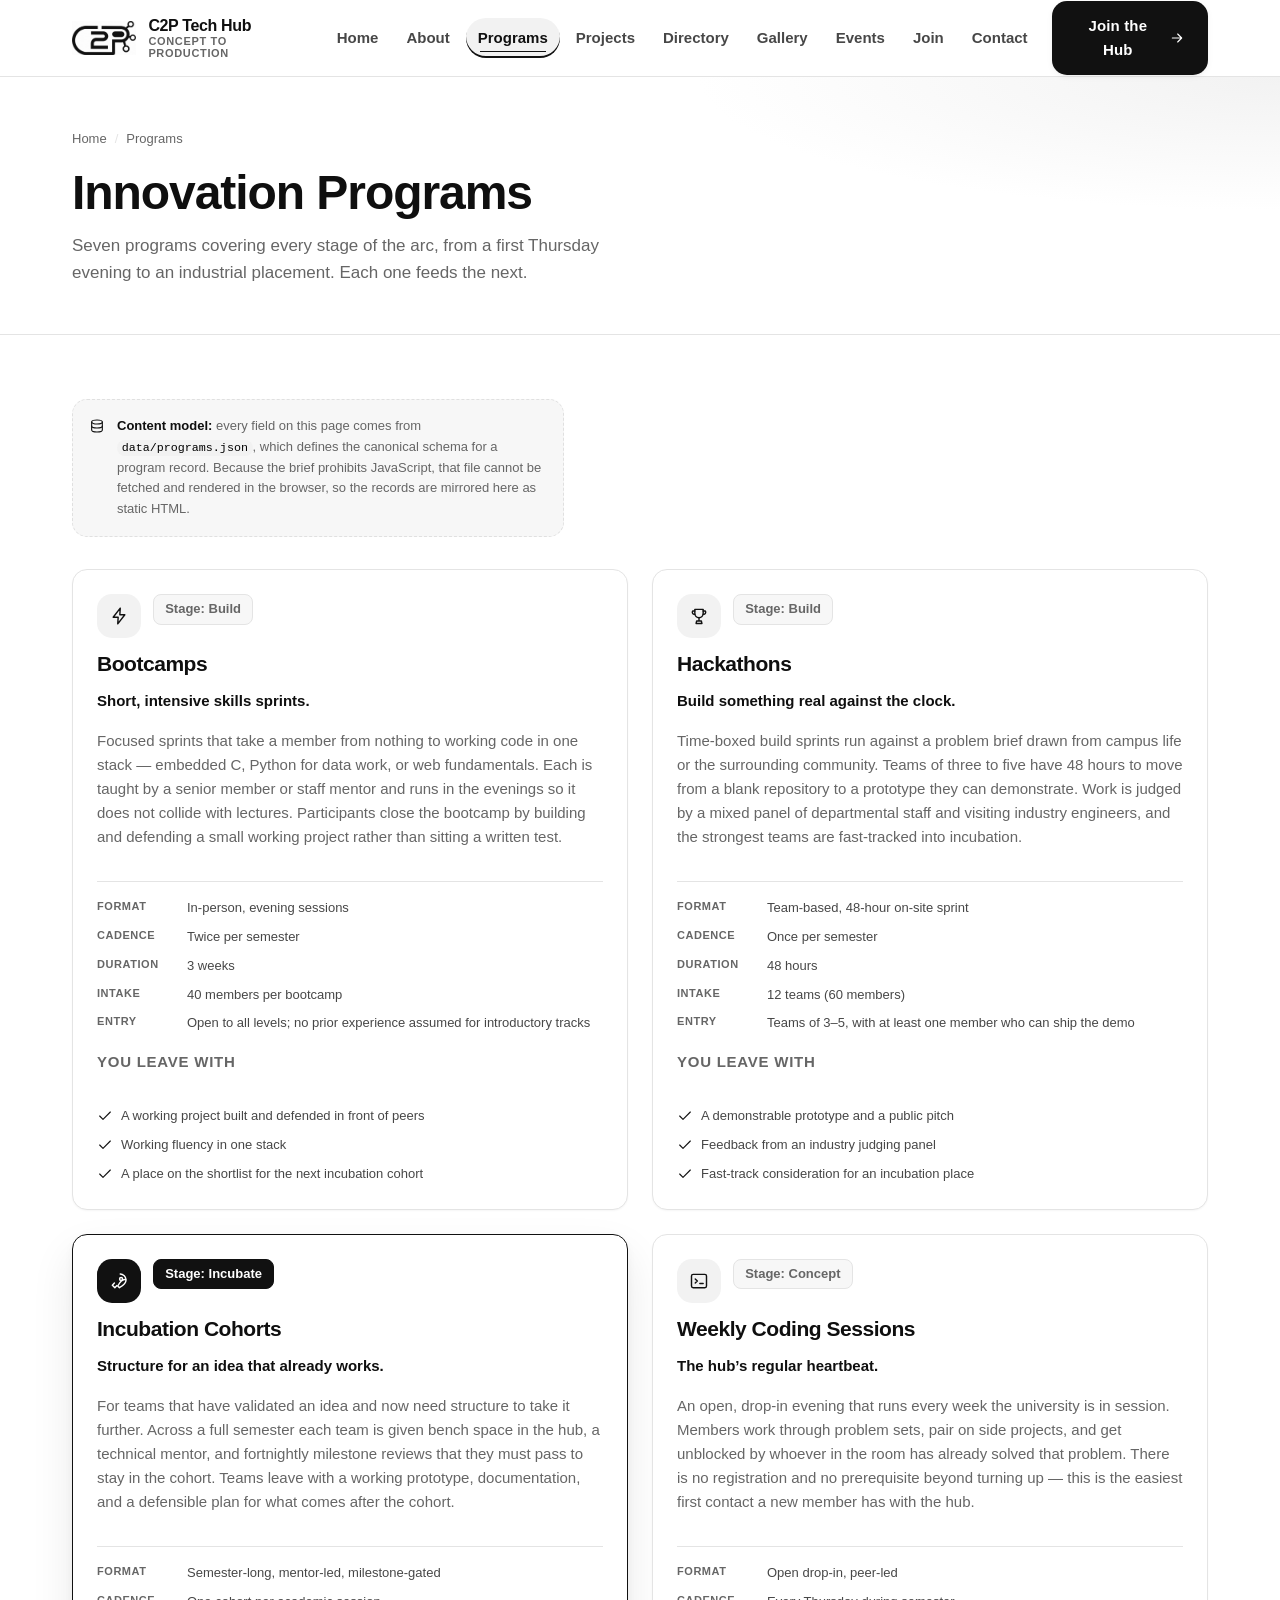
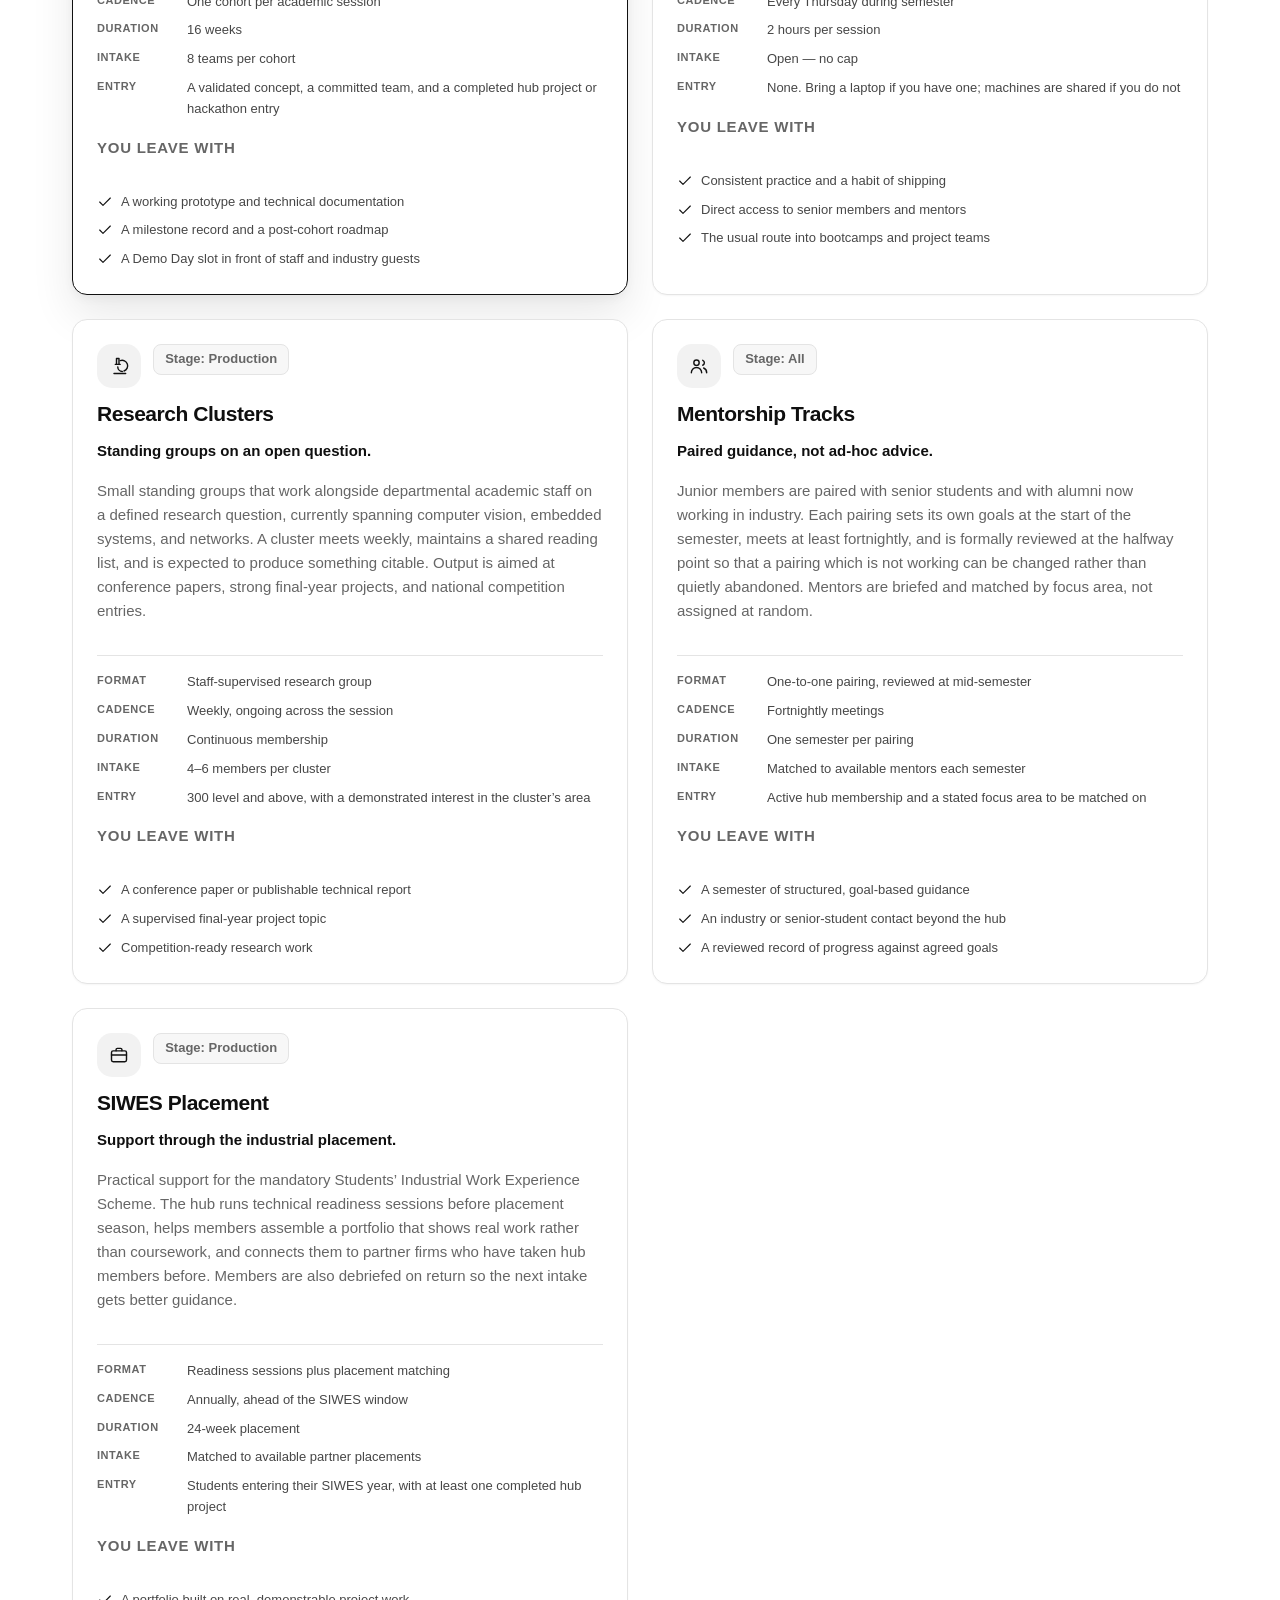
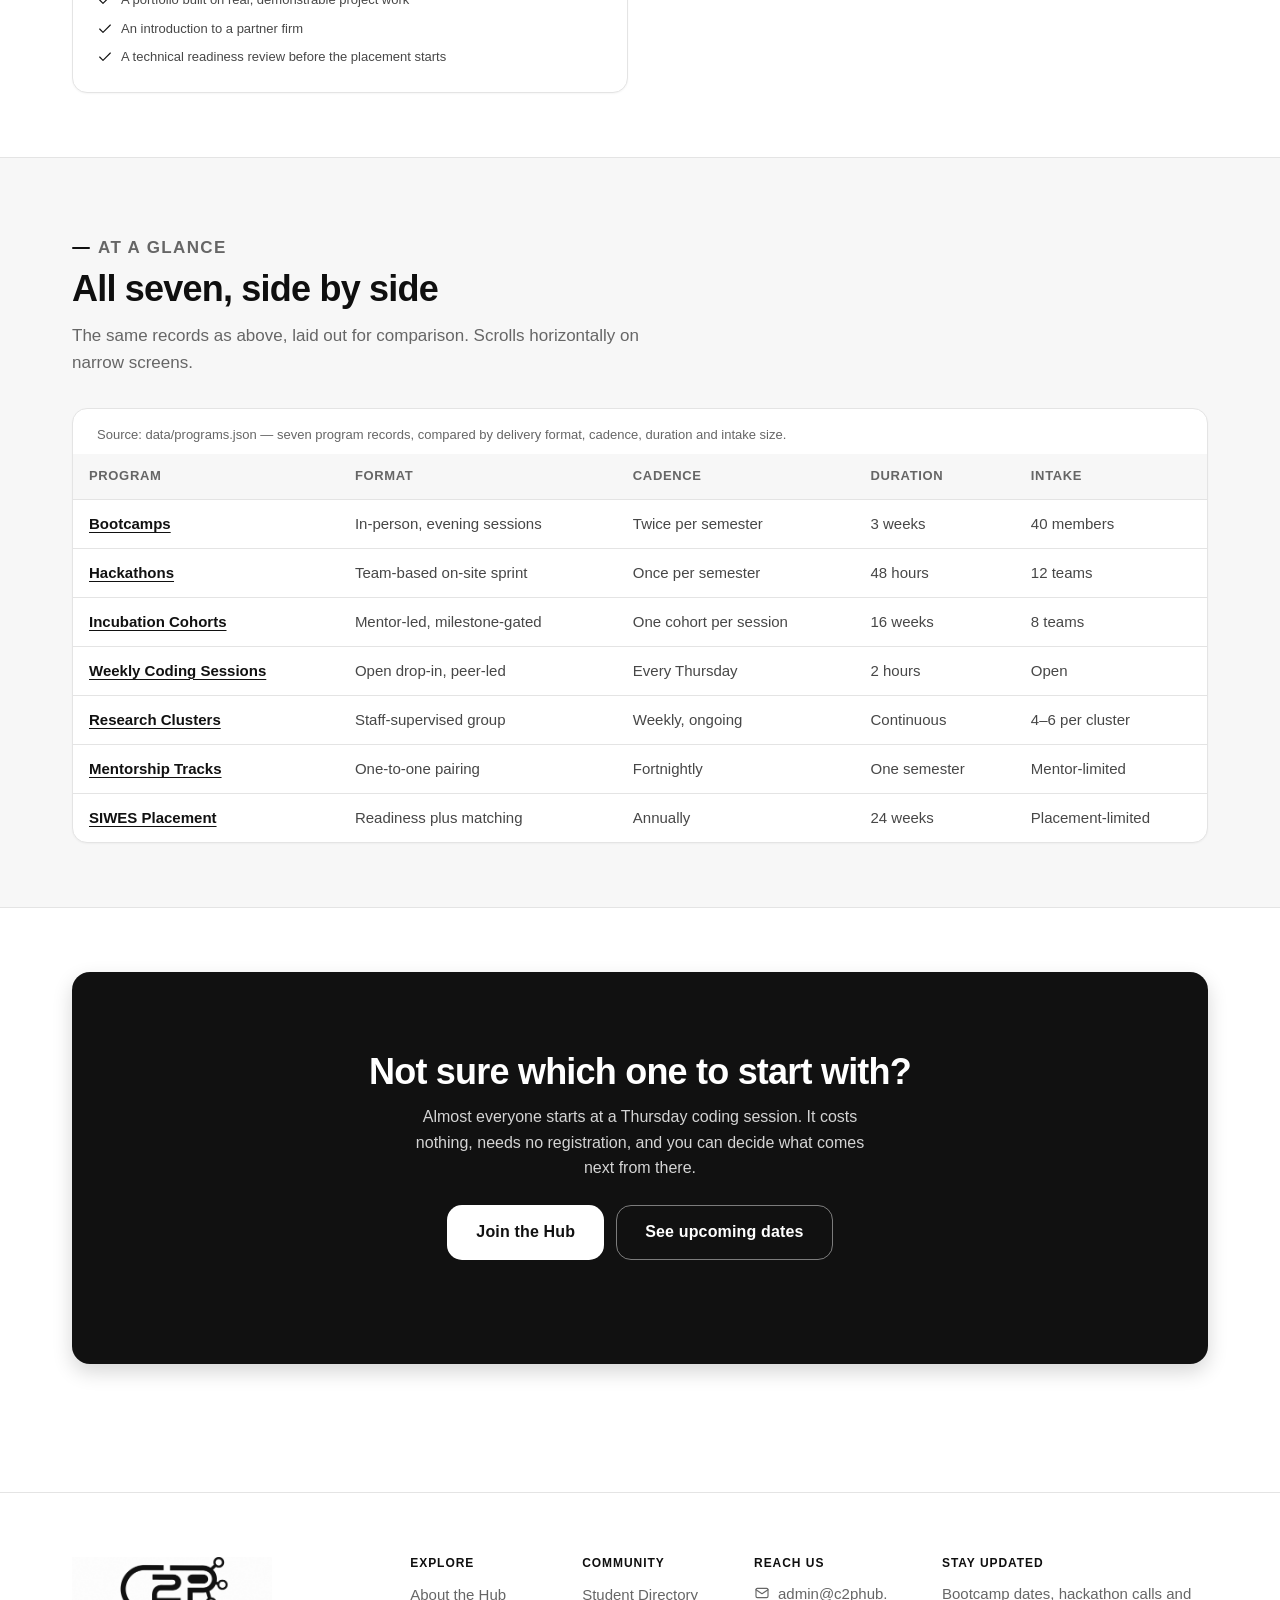
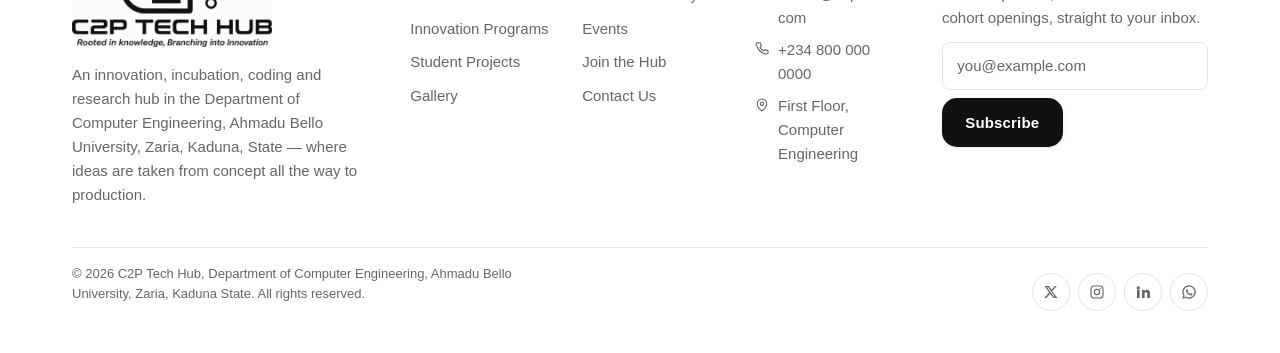
<file: c2p-hub/programs.html>
<!DOCTYPE html>
<html lang="en">
<head>
  <meta charset="utf-8">
  <meta name="viewport" content="width=device-width, initial-scale=1">
  <title>Innovation Programs | C2P Tech Hub &mdash; Concept to Production</title>
  <meta name="description" content="The seven innovation programs run by C2P Tech Hub: bootcamps, hackathons, incubation cohorts, weekly coding sessions, research clusters, mentorship tracks and SIWES placement support.">
  <meta name="author" content="C2P Tech Hub, Department of Computer Engineering, Ahmadu Bello University, Zaria, Kaduna State">
  <meta name="theme-color" content="#111111">
  <link rel="icon" href="assets/images/C2PLOGO-mark-mono.png" type="image/png">
  <link rel="stylesheet" href="assets/css/reset.css">
  <link rel="stylesheet" href="assets/css/main.css">
  <link rel="stylesheet" href="assets/css/responsive.css">

  <!-- The one permitted script element: a declarative ld+json data island, not executable code. -->
  <script type="application/ld+json">
  {
    "@context": "https://schema.org",
    "@type": "ItemList",
    "name": "C2P Tech Hub Innovation Programs",
    "description": "The seven programs run by the C2P Tech Hub, covering every stage from first concept to production.",
    "url": "https://c2phub.com/programs.html",
    "numberOfItems": 7,
    "itemListOrder": "https://schema.org/ItemListUnordered",
    "itemListElement": [
      {
        "@type": "ListItem",
        "position": 1,
        "item": {
          "@type": "Course",
          "name": "Bootcamps",
          "description": "Short, intensive skills sprints that take a member from nothing to working code in one stack, closed by defending a small working project.",
          "url": "https://c2phub.com/programs.html#prog-bootcamps",
          "provider": { "@type": "EducationalOrganization", "name": "C2P Tech Hub" }
        }
      },
      {
        "@type": "ListItem",
        "position": 2,
        "item": {
          "@type": "Course",
          "name": "Hackathons",
          "description": "Forty-eight hour build sprints against a problem brief, judged by departmental staff and visiting industry engineers.",
          "url": "https://c2phub.com/programs.html#prog-hackathons",
          "provider": { "@type": "EducationalOrganization", "name": "C2P Tech Hub" }
        }
      },
      {
        "@type": "ListItem",
        "position": 3,
        "item": {
          "@type": "Course",
          "name": "Incubation Cohorts",
          "description": "A semester of bench space, technical mentorship and fortnightly milestone reviews for teams with a validated idea.",
          "url": "https://c2phub.com/programs.html#prog-incubation",
          "provider": { "@type": "EducationalOrganization", "name": "C2P Tech Hub" }
        }
      },
      {
        "@type": "ListItem",
        "position": 4,
        "item": {
          "@type": "Course",
          "name": "Weekly Coding Sessions",
          "description": "An open, peer-led drop-in evening running every Thursday during semester, with no registration and no prerequisite.",
          "url": "https://c2phub.com/programs.html#prog-coding-sessions",
          "provider": { "@type": "EducationalOrganization", "name": "C2P Tech Hub" }
        }
      },
      {
        "@type": "ListItem",
        "position": 5,
        "item": {
          "@type": "Course",
          "name": "Research Clusters",
          "description": "Standing groups working with academic staff on defined research questions in computer vision, embedded systems and networks.",
          "url": "https://c2phub.com/programs.html#prog-research",
          "provider": { "@type": "EducationalOrganization", "name": "C2P Tech Hub" }
        }
      },
      {
        "@type": "ListItem",
        "position": 6,
        "item": {
          "@type": "Course",
          "name": "Mentorship Tracks",
          "description": "Junior members paired one-to-one with senior students and working alumni, matched by focus area and reviewed at mid-semester.",
          "url": "https://c2phub.com/programs.html#prog-mentorship",
          "provider": { "@type": "EducationalOrganization", "name": "C2P Tech Hub" }
        }
      },
      {
        "@type": "ListItem",
        "position": 7,
        "item": {
          "@type": "Course",
          "name": "SIWES Placement",
          "description": "Technical readiness sessions, portfolio support and partner firm introductions ahead of the industrial placement window.",
          "url": "https://c2phub.com/programs.html#prog-siwes",
          "provider": { "@type": "EducationalOrganization", "name": "C2P Tech Hub" }
        }
      }
    ]
  }
  </script>
</head>

<body>
  <a class="skip-link" href="#main">Skip to main content</a>

  <!-- ====================== SHARED HEADER / NAVIGATION ====================== -->
  <header class="site-header">
    <div class="container header-inner">

      <a class="brand" href="index.html">
        <img class="brand-mark" src="assets/images/C2PLOGO-mark-mono.png"
             alt="C2P Tech Hub logo mark" width="320" height="169">
        <span class="brand-text">
          <span class="brand-name">C2P Tech Hub</span>
          <span class="brand-tagline">Concept to Production</span>
        </span>
      </a>

      <input class="nav-toggle" type="checkbox" id="nav-toggle">
      <label class="nav-toggle-label" for="nav-toggle">
        <svg class="icon icon-open" viewBox="0 0 24 24" aria-hidden="true" focusable="false">
          <path d="M4 7h16M4 12h16M4 17h16"/>
        </svg>
        <svg class="icon icon-close" viewBox="0 0 24 24" aria-hidden="true" focusable="false">
          <path d="M6 6l12 12M18 6L6 18"/>
        </svg>
        <span class="sr-only">Show or hide the main menu</span>
      </label>

      <nav class="site-nav" aria-label="Primary">
        <ul class="nav-list">
          <li><a class="nav-link" href="index.html">Home</a></li>
          <li><a class="nav-link" href="about.html">About</a></li>
          <li><a class="nav-link" href="programs.html" aria-current="page">Programs</a></li>
          <li><a class="nav-link" href="projects.html">Projects</a></li>
          <li><a class="nav-link" href="directory.html">Directory</a></li>
          <li><a class="nav-link" href="gallery.html">Gallery</a></li>
          <li><a class="nav-link" href="events.html">Events</a></li>
          <li><a class="nav-link" href="join.html">Join</a></li>
          <li><a class="nav-link" href="contact.html">Contact</a></li>
        </ul>
      </nav>

      <a class="btn btn-primary header-cta" href="join.html">
        Join the Hub
        <svg class="icon icon--sm" viewBox="0 0 24 24" aria-hidden="true" focusable="false">
          <path d="M5 12h14M13 6l6 6-6 6"/>
        </svg>
      </a>

    </div>
  </header>

  <main id="main">

    <!-- ============================ PAGE BANNER ============================ -->
    <section class="page-banner" aria-labelledby="page-title">
      <div class="container">
        <nav class="breadcrumb" aria-label="Breadcrumb">
          <ol>
            <li><a href="index.html">Home</a></li>
            <li aria-current="page">Programs</li>
          </ol>
        </nav>
        <h1 id="page-title">Innovation Programs</h1>
        <p>
          Seven programs covering every stage of the arc, from a first Thursday
          evening to an industrial placement. Each one feeds the next.
        </p>
      </div>
    </section>

    <!-- Records mirror data/programs.json field for field; edit the JSON first, then this markup. -->

    <section class="section" aria-labelledby="programs-title">
      <div class="container">

        <h2 id="programs-title" class="sr-only">The seven programs</h2>

        <p class="data-note">
          <svg class="icon icon--sm" viewBox="0 0 24 24" aria-hidden="true" focusable="false">
            <ellipse cx="12" cy="6" rx="8" ry="3"/>
            <path d="M4 6v6c0 1.7 3.6 3 8 3s8-1.3 8-3V6"/>
            <path d="M4 12v6c0 1.7 3.6 3 8 3s8-1.3 8-3v-6"/>
          </svg>
          <span>
            <strong>Content model:</strong> every field on this page comes from
            <code>data/programs.json</code>, which defines the canonical schema for a
            program record. Because the brief prohibits JavaScript, that file cannot be
            fetched and rendered in the browser, so the records are mirrored here as
            static HTML.
          </span>
        </p>

        <div class="grid grid--2 mt-6">

          <!-- 1. Bootcamps -->
          <article class="card" id="prog-bootcamps">
            <div class="card__head">
              <span class="icon-plate" aria-hidden="true">
                <svg class="icon" viewBox="0 0 24 24" focusable="false">
                  <path d="M13.5 2.5L5 13.5h6L10.5 21.5 19 10.5h-6z"/>
                </svg>
              </span>
              <span class="tag tag--quiet">Stage: Build</span>
            </div>
            <h3>Bootcamps</h3>
            <p><strong>Short, intensive skills sprints.</strong></p>
            <p>
              Focused sprints that take a member from nothing to working code in one
              stack &mdash; embedded C, Python for data work, or web fundamentals.
              Each is taught by a senior member or staff mentor and runs in the
              evenings so it does not collide with lectures. Participants close the
              bootcamp by building and defending a small working project rather than
              sitting a written test.
            </p>
            <dl class="spec-list">
              <div><dt>Format</dt><dd>In-person, evening sessions</dd></div>
              <div><dt>Cadence</dt><dd>Twice per semester</dd></div>
              <div><dt>Duration</dt><dd>3 weeks</dd></div>
              <div><dt>Intake</dt><dd>40 members per bootcamp</dd></div>
              <div><dt>Entry</dt><dd>Open to all levels; no prior experience assumed for introductory tracks</dd></div>
            </dl>
            <p class="outcome-list__label">You leave with</p>
            <ul class="outcome-list">
              <li><svg class="icon icon--sm" viewBox="0 0 24 24" aria-hidden="true" focusable="false"><path d="M20 6L9 17l-5-5"/></svg><span>A working project built and defended in front of peers</span></li>
              <li><svg class="icon icon--sm" viewBox="0 0 24 24" aria-hidden="true" focusable="false"><path d="M20 6L9 17l-5-5"/></svg><span>Working fluency in one stack</span></li>
              <li><svg class="icon icon--sm" viewBox="0 0 24 24" aria-hidden="true" focusable="false"><path d="M20 6L9 17l-5-5"/></svg><span>A place on the shortlist for the next incubation cohort</span></li>
            </ul>
          </article>

          <!-- 2. Hackathons -->
          <article class="card" id="prog-hackathons">
            <div class="card__head">
              <span class="icon-plate" aria-hidden="true">
                <svg class="icon" viewBox="0 0 24 24" focusable="false">
                  <path d="M7 4h10v5a5 5 0 0 1-10 0V4z"/>
                  <path d="M7 6H4.5a2.5 2.5 0 0 0 2.5 4M17 6h2.5a2.5 2.5 0 0 1-2.5 4"/>
                  <path d="M12 14v3M8.5 21h7l-.7-3h-5.6z"/>
                </svg>
              </span>
              <span class="tag tag--quiet">Stage: Build</span>
            </div>
            <h3>Hackathons</h3>
            <p><strong>Build something real against the clock.</strong></p>
            <p>
              Time-boxed build sprints run against a problem brief drawn from campus
              life or the surrounding community. Teams of three to five have 48 hours
              to move from a blank repository to a prototype they can demonstrate.
              Work is judged by a mixed panel of departmental staff and visiting
              industry engineers, and the strongest teams are fast-tracked into
              incubation.
            </p>
            <dl class="spec-list">
              <div><dt>Format</dt><dd>Team-based, 48-hour on-site sprint</dd></div>
              <div><dt>Cadence</dt><dd>Once per semester</dd></div>
              <div><dt>Duration</dt><dd>48 hours</dd></div>
              <div><dt>Intake</dt><dd>12 teams (60 members)</dd></div>
              <div><dt>Entry</dt><dd>Teams of 3&ndash;5, with at least one member who can ship the demo</dd></div>
            </dl>
            <p class="outcome-list__label">You leave with</p>
            <ul class="outcome-list">
              <li><svg class="icon icon--sm" viewBox="0 0 24 24" aria-hidden="true" focusable="false"><path d="M20 6L9 17l-5-5"/></svg><span>A demonstrable prototype and a public pitch</span></li>
              <li><svg class="icon icon--sm" viewBox="0 0 24 24" aria-hidden="true" focusable="false"><path d="M20 6L9 17l-5-5"/></svg><span>Feedback from an industry judging panel</span></li>
              <li><svg class="icon icon--sm" viewBox="0 0 24 24" aria-hidden="true" focusable="false"><path d="M20 6L9 17l-5-5"/></svg><span>Fast-track consideration for an incubation place</span></li>
            </ul>
          </article>

          <!-- 3. Incubation Cohorts -->
          <article class="card card--featured" id="prog-incubation">
            <div class="card__head">
              <span class="icon-plate icon-plate--solid" aria-hidden="true">
                <svg class="icon" viewBox="0 0 24 24" focusable="false">
                  <path d="M13.5 3.5c3.4 0 7 3.6 7 7 0 4.5-5.2 8-8 9.5l-2-2c1.5-2.8 5-8 9.5-8"/>
                  <circle cx="14.5" cy="9.5" r="1.8"/>
                  <path d="M6.5 14.5L4 17l3 3 2.5-2.5"/>
                </svg>
              </span>
              <span class="tag tag--solid">Stage: Incubate</span>
            </div>
            <h3>Incubation Cohorts</h3>
            <p><strong>Structure for an idea that already works.</strong></p>
            <p>
              For teams that have validated an idea and now need structure to take it
              further. Across a full semester each team is given bench space in the
              hub, a technical mentor, and fortnightly milestone reviews that they
              must pass to stay in the cohort. Teams leave with a working prototype,
              documentation, and a defensible plan for what comes after the cohort.
            </p>
            <dl class="spec-list">
              <div><dt>Format</dt><dd>Semester-long, mentor-led, milestone-gated</dd></div>
              <div><dt>Cadence</dt><dd>One cohort per academic session</dd></div>
              <div><dt>Duration</dt><dd>16 weeks</dd></div>
              <div><dt>Intake</dt><dd>8 teams per cohort</dd></div>
              <div><dt>Entry</dt><dd>A validated concept, a committed team, and a completed hub project or hackathon entry</dd></div>
            </dl>
            <p class="outcome-list__label">You leave with</p>
            <ul class="outcome-list">
              <li><svg class="icon icon--sm" viewBox="0 0 24 24" aria-hidden="true" focusable="false"><path d="M20 6L9 17l-5-5"/></svg><span>A working prototype and technical documentation</span></li>
              <li><svg class="icon icon--sm" viewBox="0 0 24 24" aria-hidden="true" focusable="false"><path d="M20 6L9 17l-5-5"/></svg><span>A milestone record and a post-cohort roadmap</span></li>
              <li><svg class="icon icon--sm" viewBox="0 0 24 24" aria-hidden="true" focusable="false"><path d="M20 6L9 17l-5-5"/></svg><span>A Demo Day slot in front of staff and industry guests</span></li>
            </ul>
          </article>

          <!-- 4. Weekly Coding Sessions -->
          <article class="card" id="prog-coding-sessions">
            <div class="card__head">
              <span class="icon-plate" aria-hidden="true">
                <svg class="icon" viewBox="0 0 24 24" focusable="false">
                  <rect x="3" y="4" width="18" height="16" rx="2"/>
                  <path d="M7.5 9.5l2.5 2.5-2.5 2.5M13 15h4"/>
                </svg>
              </span>
              <span class="tag tag--quiet">Stage: Concept</span>
            </div>
            <h3>Weekly Coding Sessions</h3>
            <p><strong>The hub&rsquo;s regular heartbeat.</strong></p>
            <p>
              An open, drop-in evening that runs every week the university is in
              session. Members work through problem sets, pair on side projects, and
              get unblocked by whoever in the room has already solved that problem.
              There is no registration and no prerequisite beyond turning up &mdash;
              this is the easiest first contact a new member has with the hub.
            </p>
            <dl class="spec-list">
              <div><dt>Format</dt><dd>Open drop-in, peer-led</dd></div>
              <div><dt>Cadence</dt><dd>Every Thursday during semester</dd></div>
              <div><dt>Duration</dt><dd>2 hours per session</dd></div>
              <div><dt>Intake</dt><dd>Open &mdash; no cap</dd></div>
              <div><dt>Entry</dt><dd>None. Bring a laptop if you have one; machines are shared if you do not</dd></div>
            </dl>
            <p class="outcome-list__label">You leave with</p>
            <ul class="outcome-list">
              <li><svg class="icon icon--sm" viewBox="0 0 24 24" aria-hidden="true" focusable="false"><path d="M20 6L9 17l-5-5"/></svg><span>Consistent practice and a habit of shipping</span></li>
              <li><svg class="icon icon--sm" viewBox="0 0 24 24" aria-hidden="true" focusable="false"><path d="M20 6L9 17l-5-5"/></svg><span>Direct access to senior members and mentors</span></li>
              <li><svg class="icon icon--sm" viewBox="0 0 24 24" aria-hidden="true" focusable="false"><path d="M20 6L9 17l-5-5"/></svg><span>The usual route into bootcamps and project teams</span></li>
            </ul>
          </article>

          <!-- 5. Research Clusters -->
          <article class="card" id="prog-research">
            <div class="card__head">
              <span class="icon-plate" aria-hidden="true">
                <svg class="icon" viewBox="0 0 24 24" focusable="false">
                  <path d="M9 3h3v7H9zM7.5 10h6M6 21h14"/>
                  <path d="M10.5 13a5.5 5.5 0 0 0 5.5 5.5"/>
                  <path d="M13.5 5.5A6.5 6.5 0 0 1 18 18"/>
                </svg>
              </span>
              <span class="tag tag--quiet">Stage: Production</span>
            </div>
            <h3>Research Clusters</h3>
            <p><strong>Standing groups on an open question.</strong></p>
            <p>
              Small standing groups that work alongside departmental academic staff on
              a defined research question, currently spanning computer vision,
              embedded systems, and networks. A cluster meets weekly, maintains a
              shared reading list, and is expected to produce something citable.
              Output is aimed at conference papers, strong final-year projects, and
              national competition entries.
            </p>
            <dl class="spec-list">
              <div><dt>Format</dt><dd>Staff-supervised research group</dd></div>
              <div><dt>Cadence</dt><dd>Weekly, ongoing across the session</dd></div>
              <div><dt>Duration</dt><dd>Continuous membership</dd></div>
              <div><dt>Intake</dt><dd>4&ndash;6 members per cluster</dd></div>
              <div><dt>Entry</dt><dd>300 level and above, with a demonstrated interest in the cluster&rsquo;s area</dd></div>
            </dl>
            <p class="outcome-list__label">You leave with</p>
            <ul class="outcome-list">
              <li><svg class="icon icon--sm" viewBox="0 0 24 24" aria-hidden="true" focusable="false"><path d="M20 6L9 17l-5-5"/></svg><span>A conference paper or publishable technical report</span></li>
              <li><svg class="icon icon--sm" viewBox="0 0 24 24" aria-hidden="true" focusable="false"><path d="M20 6L9 17l-5-5"/></svg><span>A supervised final-year project topic</span></li>
              <li><svg class="icon icon--sm" viewBox="0 0 24 24" aria-hidden="true" focusable="false"><path d="M20 6L9 17l-5-5"/></svg><span>Competition-ready research work</span></li>
            </ul>
          </article>

          <!-- 6. Mentorship Tracks -->
          <article class="card" id="prog-mentorship">
            <div class="card__head">
              <span class="icon-plate" aria-hidden="true">
                <svg class="icon" viewBox="0 0 24 24" focusable="false">
                  <circle cx="9" cy="8" r="3.2"/>
                  <path d="M2.8 20a6.2 6.2 0 0 1 12.4 0"/>
                  <path d="M16.5 5.2a3.2 3.2 0 0 1 0 5.9M17.6 14.4A6.2 6.2 0 0 1 21.2 20"/>
                </svg>
              </span>
              <span class="tag tag--quiet">Stage: All</span>
            </div>
            <h3>Mentorship Tracks</h3>
            <p><strong>Paired guidance, not ad-hoc advice.</strong></p>
            <p>
              Junior members are paired with senior students and with alumni now
              working in industry. Each pairing sets its own goals at the start of the
              semester, meets at least fortnightly, and is formally reviewed at the
              halfway point so that a pairing which is not working can be changed
              rather than quietly abandoned. Mentors are briefed and matched by focus
              area, not assigned at random.
            </p>
            <dl class="spec-list">
              <div><dt>Format</dt><dd>One-to-one pairing, reviewed at mid-semester</dd></div>
              <div><dt>Cadence</dt><dd>Fortnightly meetings</dd></div>
              <div><dt>Duration</dt><dd>One semester per pairing</dd></div>
              <div><dt>Intake</dt><dd>Matched to available mentors each semester</dd></div>
              <div><dt>Entry</dt><dd>Active hub membership and a stated focus area to be matched on</dd></div>
            </dl>
            <p class="outcome-list__label">You leave with</p>
            <ul class="outcome-list">
              <li><svg class="icon icon--sm" viewBox="0 0 24 24" aria-hidden="true" focusable="false"><path d="M20 6L9 17l-5-5"/></svg><span>A semester of structured, goal-based guidance</span></li>
              <li><svg class="icon icon--sm" viewBox="0 0 24 24" aria-hidden="true" focusable="false"><path d="M20 6L9 17l-5-5"/></svg><span>An industry or senior-student contact beyond the hub</span></li>
              <li><svg class="icon icon--sm" viewBox="0 0 24 24" aria-hidden="true" focusable="false"><path d="M20 6L9 17l-5-5"/></svg><span>A reviewed record of progress against agreed goals</span></li>
            </ul>
          </article>

          <!-- 7. SIWES Placement -->
          <article class="card" id="prog-siwes">
            <div class="card__head">
              <span class="icon-plate" aria-hidden="true">
                <svg class="icon" viewBox="0 0 24 24" focusable="false">
                  <rect x="3" y="7" width="18" height="13" rx="2"/>
                  <path d="M8.5 7V5.5A1.5 1.5 0 0 1 10 4h4a1.5 1.5 0 0 1 1.5 1.5V7M3 12h18"/>
                </svg>
              </span>
              <span class="tag tag--quiet">Stage: Production</span>
            </div>
            <h3>SIWES Placement</h3>
            <p><strong>Support through the industrial placement.</strong></p>
            <p>
              Practical support for the mandatory Students&rsquo; Industrial Work
              Experience Scheme. The hub runs technical readiness sessions before
              placement season, helps members assemble a portfolio that shows real
              work rather than coursework, and connects them to partner firms who have
              taken hub members before. Members are also debriefed on return so the
              next intake gets better guidance.
            </p>
            <dl class="spec-list">
              <div><dt>Format</dt><dd>Readiness sessions plus placement matching</dd></div>
              <div><dt>Cadence</dt><dd>Annually, ahead of the SIWES window</dd></div>
              <div><dt>Duration</dt><dd>24-week placement</dd></div>
              <div><dt>Intake</dt><dd>Matched to available partner placements</dd></div>
              <div><dt>Entry</dt><dd>Students entering their SIWES year, with at least one completed hub project</dd></div>
            </dl>
            <p class="outcome-list__label">You leave with</p>
            <ul class="outcome-list">
              <li><svg class="icon icon--sm" viewBox="0 0 24 24" aria-hidden="true" focusable="false"><path d="M20 6L9 17l-5-5"/></svg><span>A portfolio built on real, demonstrable project work</span></li>
              <li><svg class="icon icon--sm" viewBox="0 0 24 24" aria-hidden="true" focusable="false"><path d="M20 6L9 17l-5-5"/></svg><span>An introduction to a partner firm</span></li>
              <li><svg class="icon icon--sm" viewBox="0 0 24 24" aria-hidden="true" focusable="false"><path d="M20 6L9 17l-5-5"/></svg><span>A technical readiness review before the placement starts</span></li>
            </ul>
          </article>

        </div>

      </div>
    </section>

    <!-- ========================= COMPARISON TABLE ========================= -->
    <section class="section section--sunken" aria-labelledby="compare-title">
      <div class="container">

        <div class="section-head section-head--left">
          <p class="eyebrow">At a glance</p>
          <h2 id="compare-title">All seven, side by side</h2>
          <p>The same records as above, laid out for comparison. Scrolls horizontally on narrow screens.</p>
        </div>

        <div class="table-wrap">
          <table class="data-table">
            <caption>Source: data/programs.json &mdash; seven program records, compared by delivery format, cadence, duration and intake size.</caption>
            <thead>
              <tr>
                <th scope="col">Program</th>
                <th scope="col">Format</th>
                <th scope="col">Cadence</th>
                <th scope="col">Duration</th>
                <th scope="col">Intake</th>
              </tr>
            </thead>
            <tbody>
              <tr>
                <th scope="row"><a class="text-link" href="#prog-bootcamps">Bootcamps</a></th>
                <td>In-person, evening sessions</td>
                <td>Twice per semester</td>
                <td>3 weeks</td>
                <td>40 members</td>
              </tr>
              <tr>
                <th scope="row"><a class="text-link" href="#prog-hackathons">Hackathons</a></th>
                <td>Team-based on-site sprint</td>
                <td>Once per semester</td>
                <td>48 hours</td>
                <td>12 teams</td>
              </tr>
              <tr>
                <th scope="row"><a class="text-link" href="#prog-incubation">Incubation Cohorts</a></th>
                <td>Mentor-led, milestone-gated</td>
                <td>One cohort per session</td>
                <td>16 weeks</td>
                <td>8 teams</td>
              </tr>
              <tr>
                <th scope="row"><a class="text-link" href="#prog-coding-sessions">Weekly Coding Sessions</a></th>
                <td>Open drop-in, peer-led</td>
                <td>Every Thursday</td>
                <td>2 hours</td>
                <td>Open</td>
              </tr>
              <tr>
                <th scope="row"><a class="text-link" href="#prog-research">Research Clusters</a></th>
                <td>Staff-supervised group</td>
                <td>Weekly, ongoing</td>
                <td>Continuous</td>
                <td>4&ndash;6 per cluster</td>
              </tr>
              <tr>
                <th scope="row"><a class="text-link" href="#prog-mentorship">Mentorship Tracks</a></th>
                <td>One-to-one pairing</td>
                <td>Fortnightly</td>
                <td>One semester</td>
                <td>Mentor-limited</td>
              </tr>
              <tr>
                <th scope="row"><a class="text-link" href="#prog-siwes">SIWES Placement</a></th>
                <td>Readiness plus matching</td>
                <td>Annually</td>
                <td>24 weeks</td>
                <td>Placement-limited</td>
              </tr>
            </tbody>
          </table>
        </div>

      </div>
    </section>

    <!-- ============================= CTA BAND ============================= -->
    <section class="section" aria-labelledby="cta-title">
      <div class="container">
        <div class="cta-band">
          <h2 id="cta-title">Not sure which one to start with?</h2>
          <p>
            Almost everyone starts at a Thursday coding session. It costs nothing,
            needs no registration, and you can decide what comes next from there.
          </p>
          <p class="cluster">
            <a class="btn btn-inverse btn--lg" href="join.html">Join the Hub</a>
            <a class="btn btn-outline-inverse btn--lg" href="events.html">See upcoming dates</a>
          </p>
        </div>
      </div>
    </section>

  </main>

  <!-- ============================ SHARED FOOTER ============================ -->
  <footer class="site-footer">
    <div class="container">

      <div class="footer-top">

        <div class="footer-brand">
          <a href="index.html">
            <img class="footer-logo" src="assets/images/C2PLOGO-mono.png"
                 alt="C2P Tech Hub &mdash; Rooted in knowledge, Branching into Innovation"
                 width="900" height="405">
          </a>
          <p>
            An innovation, incubation, coding and research hub in the Department
            of Computer Engineering, Ahmadu Bello University, Zaria, Kaduna, State &mdash; where
            ideas are taken from concept all the way to production.
          </p>
        </div>

        <div class="footer-nav-groups">

          <div class="footer-group">
            <h2>Explore</h2>
            <ul>
              <li><a href="about.html">About the Hub</a></li>
              <li><a href="programs.html">Innovation Programs</a></li>
              <li><a href="projects.html">Student Projects</a></li>
              <li><a href="gallery.html">Gallery</a></li>
            </ul>
          </div>

          <div class="footer-group">
            <h2>Community</h2>
            <ul>
              <li><a href="directory.html">Student Directory</a></li>
              <li><a href="events.html">Events</a></li>
              <li><a href="join.html">Join the Hub</a></li>
              <li><a href="contact.html">Contact Us</a></li>
            </ul>
          </div>

          <div class="footer-group">
            <h2>Reach Us</h2>
            <ul>
              <li>
                <a href="mailto:admin@c2phub.com">
                  <svg class="icon icon--sm" viewBox="0 0 24 24" aria-hidden="true" focusable="false">
                    <rect x="3" y="5" width="18" height="14" rx="2"/>
                    <path d="M3 7l9 6 9-6"/>
                  </svg>
                  admin@c2phub.com
                </a>
              </li>
              <li>
                <a href="tel:+2348000000000">
                  <svg class="icon icon--sm" viewBox="0 0 24 24" aria-hidden="true" focusable="false">
                    <path d="M6.5 3h3l1.5 5-2 1.5a12 12 0 0 0 5.5 5.5L16 13l5 1.5v3a2 2 0 0 1-2.2 2A16.5 16.5 0 0 1 4 6.2 2 2 0 0 1 6.5 3z"/>
                  </svg>
                  +234 800 000 0000
                </a>
              </li>
              <li>
                <a href="contact.html">
                  <svg class="icon icon--sm" viewBox="0 0 24 24" aria-hidden="true" focusable="false">
                    <path d="M12 21s7-5.6 7-11a7 7 0 1 0-14 0c0 5.4 7 11 7 11z"/>
                    <circle cx="12" cy="10" r="2.5"/>
                  </svg>
                  First Floor, Computer Engineering
                </a>
              </li>
            </ul>
          </div>

        </div>

        <div class="footer-subscribe">
          <h2>Stay Updated</h2>
          <p>Bootcamp dates, hackathon calls and cohort openings, straight to your inbox.</p>
          <form class="inline-form" action="mailto:admin@c2phub.com" method="post"
                enctype="text/plain" aria-label="Subscribe to C2P Tech Hub updates">
            <label class="sr-only" for="footer-email">Your email address</label>
            <input class="input" type="email" id="footer-email" name="subscriber_email"
                   placeholder="you@example.com" required>
            <button class="btn btn-primary" type="submit">Subscribe</button>
          </form>
        </div>

      </div>

      <div class="footer-bottom">
        <p>&copy; 2026 C2P Tech Hub, Department of Computer Engineering, Ahmadu Bello University, Zaria, Kaduna State. All rights reserved.</p>

        <ul class="social-list">
          <li>
            <a href="https://x.com/c2ptechhub" title="C2P Tech Hub on X">
              <span class="sr-only">C2P Tech Hub on X (placeholder handle)</span>
              <svg class="icon icon--sm icon--filled" viewBox="0 0 24 24" aria-hidden="true" focusable="false">
                <path d="M17.5 3h3.1l-6.8 7.8L21.8 21h-6.2l-4.9-6.3L5.1 21H2l7.3-8.3L2.4 3h6.4l4.4 5.8L17.5 3zm-1.1 16.1h1.7L7.7 4.8H5.9l10.5 14.3z"/>
              </svg>
            </a>
          </li>
          <li>
            <a href="https://instagram.com/c2ptechhub" title="C2P Tech Hub on Instagram">
              <span class="sr-only">C2P Tech Hub on Instagram (placeholder handle)</span>
              <svg class="icon icon--sm" viewBox="0 0 24 24" aria-hidden="true" focusable="false">
                <rect x="3" y="3" width="18" height="18" rx="5"/>
                <circle cx="12" cy="12" r="4"/>
                <circle cx="17.2" cy="6.8" r="1.1" fill="currentColor" stroke="none"/>
              </svg>
            </a>
          </li>
          <li>
            <a href="https://linkedin.com/company/c2p-tech-hub" title="C2P Tech Hub on LinkedIn">
              <span class="sr-only">C2P Tech Hub on LinkedIn (placeholder handle)</span>
              <svg class="icon icon--sm icon--filled" viewBox="0 0 24 24" aria-hidden="true" focusable="false">
                <path d="M4.98 3.5a2.5 2.5 0 1 1 0 5 2.5 2.5 0 0 1 0-5zM3 9h4v12H3V9zm7 0h3.8v1.7h.05c.53-.95 1.83-1.95 3.77-1.95 4.03 0 4.78 2.5 4.78 5.76V21h-4v-5.6c0-1.34-.03-3.06-1.9-3.06-1.9 0-2.2 1.45-2.2 2.96V21h-4V9z"/>
              </svg>
            </a>
          </li>
          <li>
            <a href="https://wa.me/2348000000000" title="C2P Tech Hub on WhatsApp">
              <span class="sr-only">C2P Tech Hub on WhatsApp (placeholder number)</span>
              <svg class="icon icon--sm icon--filled" viewBox="0 0 24 24" aria-hidden="true" focusable="false">
                <path d="M12 2a10 10 0 0 0-8.6 15.05L2 22l5.1-1.33A10 10 0 1 0 12 2zm0 1.9a8.1 8.1 0 1 1-4.13 15.07l-.3-.18-3.02.79.8-2.94-.19-.31A8.1 8.1 0 0 1 12 3.9zm-3.1 4.1c-.16 0-.42.06-.64.3-.22.24-.85.83-.85 2.02s.87 2.34 1 2.5c.12.16 1.7 2.7 4.17 3.68 2.06.81 2.48.65 2.93.61.45-.04 1.45-.59 1.65-1.17.2-.57.2-1.06.14-1.16-.06-.1-.22-.16-.46-.28-.24-.12-1.45-.71-1.67-.79-.22-.08-.39-.12-.55.12-.16.24-.63.79-.77.95-.14.16-.28.18-.52.06-.24-.12-1.03-.38-1.96-1.21-.72-.65-1.21-1.45-1.35-1.69-.14-.24-.02-.37.1-.49.11-.11.24-.28.36-.42.12-.14.16-.24.24-.4.08-.16.04-.3-.02-.42-.06-.12-.54-1.32-.74-1.8-.19-.46-.39-.4-.54-.41h-.46z"/>
              </svg>
            </a>
          </li>
        </ul>
      </div>

    </div>
  </footer>

</body>
</html>
</file>
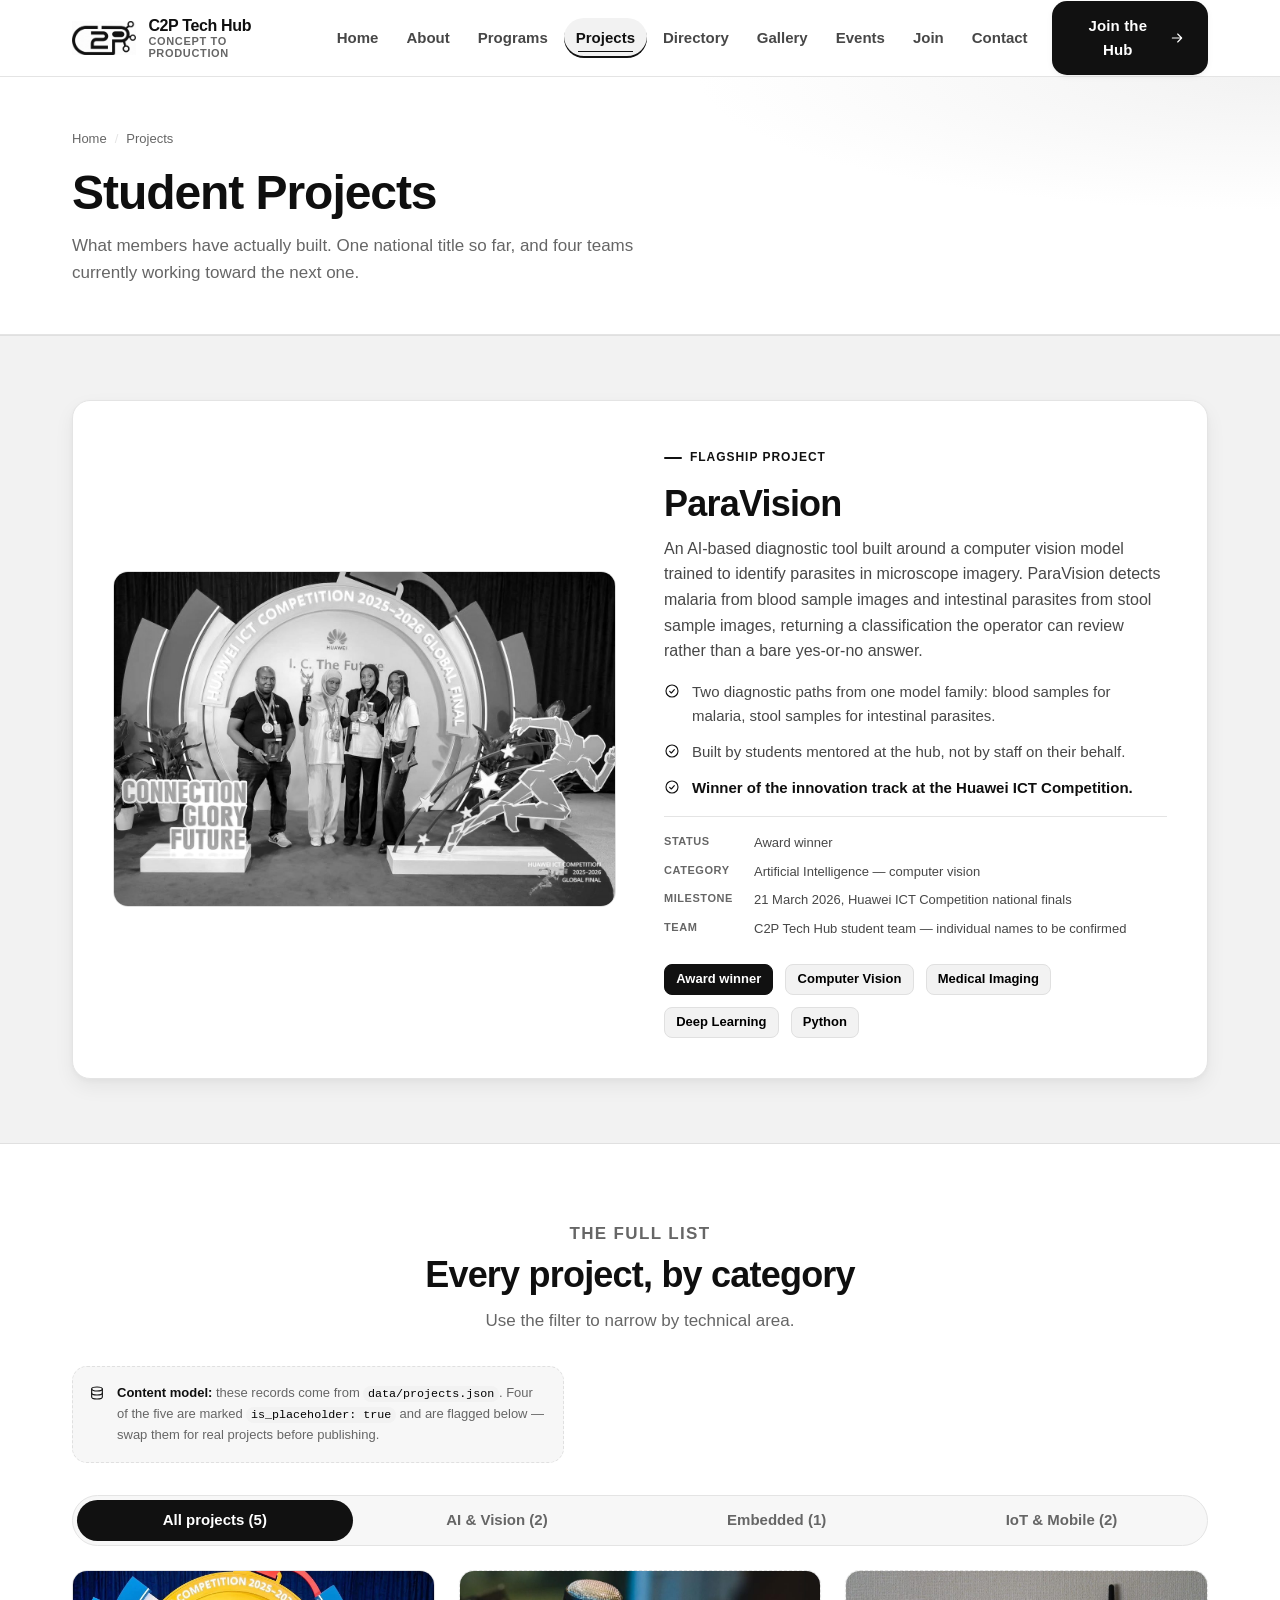
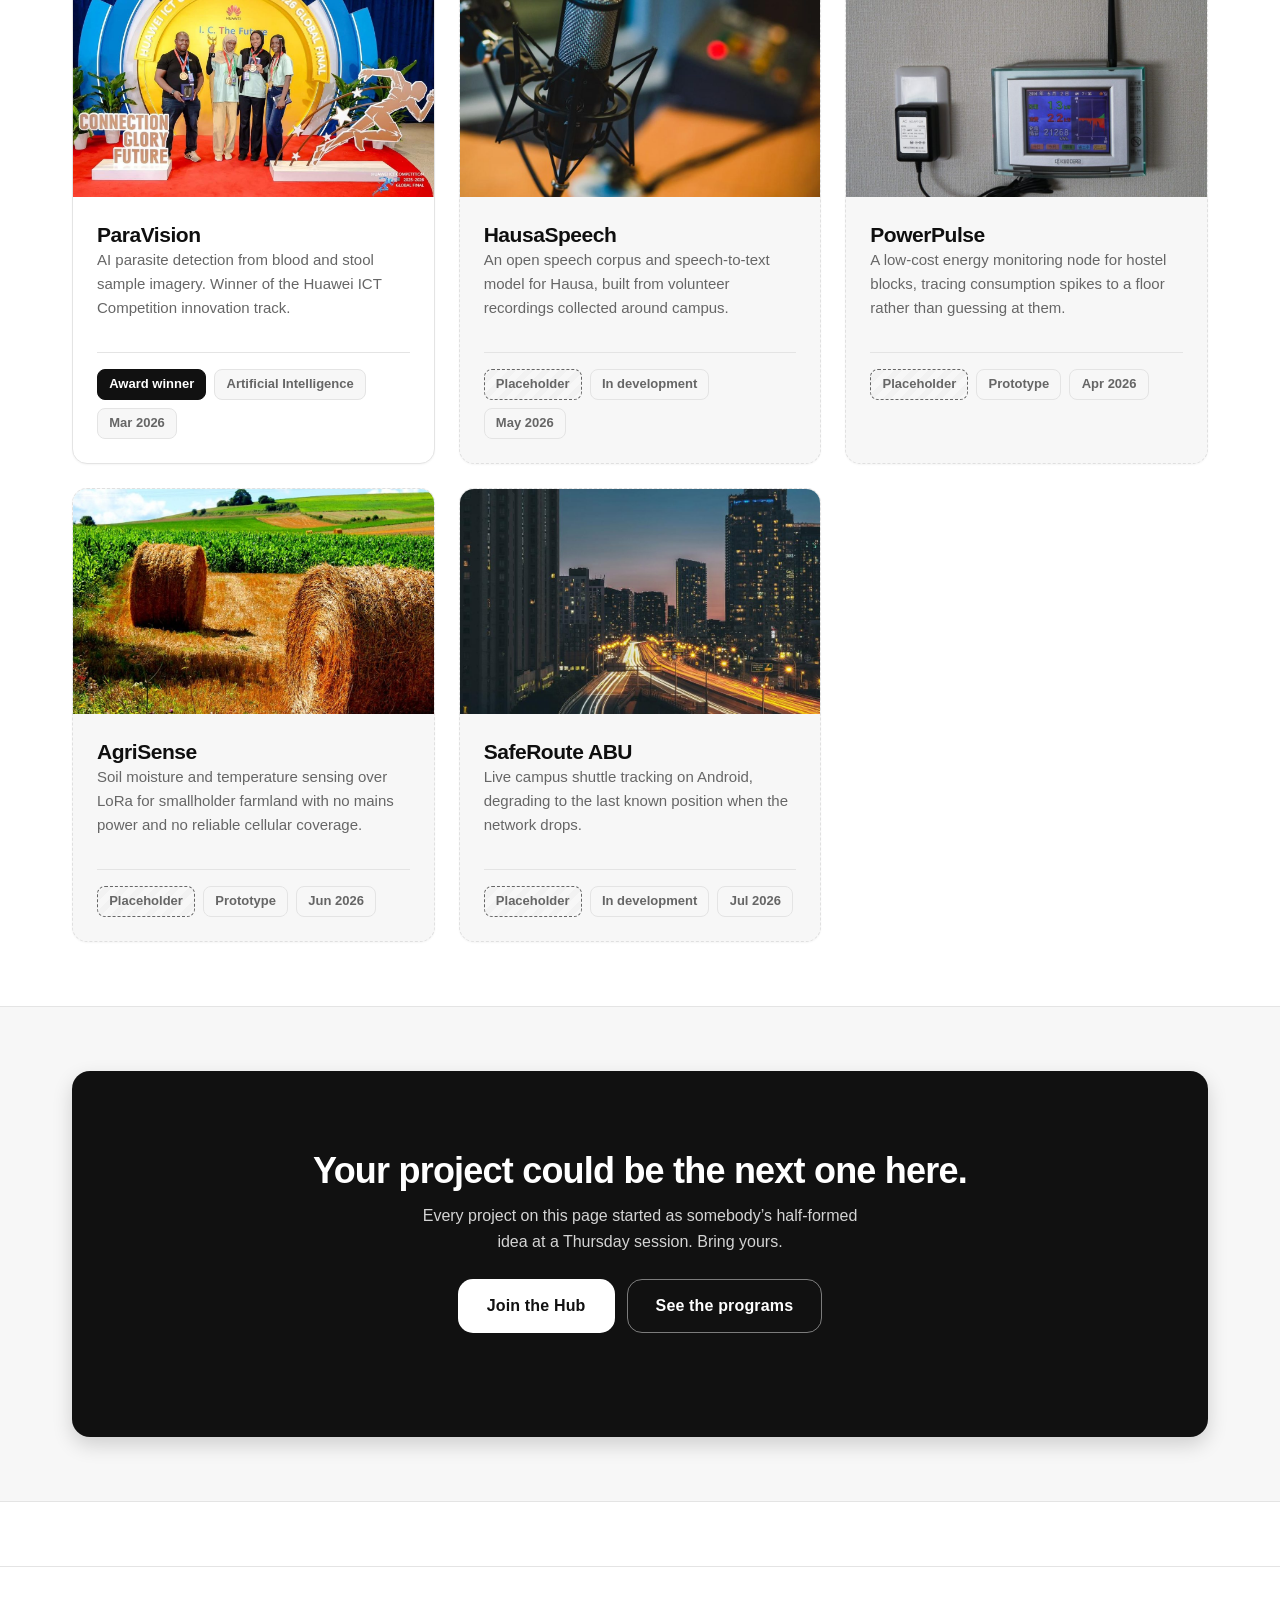
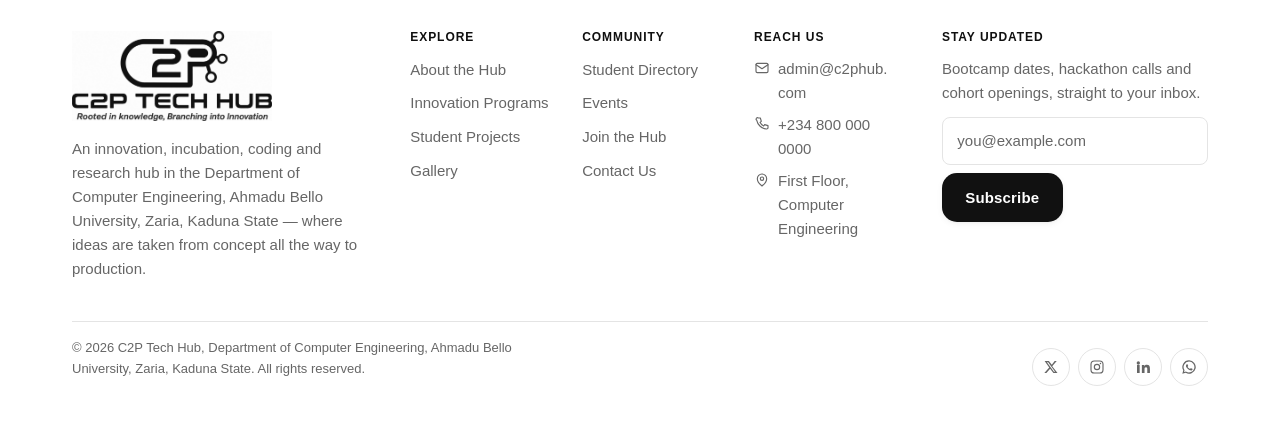
<file: c2p-hub/projects.html>
<!DOCTYPE html>
<html lang="en">
<head>
  <meta charset="utf-8">
  <meta name="viewport" content="width=device-width, initial-scale=1">
  <title>Student Projects | C2P Tech Hub &mdash; Concept to Production</title>
  <meta name="description" content="Projects built by students at C2P Tech Hub, led by ParaVision, an AI diagnostic tool that won the innovation track of the Huawei ICT Competition.">
  <meta name="author" content="C2P Tech Hub, Department of Computer Engineering, Ahmadu Bello University, Zaria, Kaduna State">
  <meta name="theme-color" content="#111111">
  <link rel="icon" href="assets/images/C2PLOGO-mark-mono.png" type="image/png">
  <link rel="stylesheet" href="assets/css/reset.css">
  <link rel="stylesheet" href="assets/css/main.css">
  <link rel="stylesheet" href="assets/css/responsive.css">

  <!-- The one permitted script element: a declarative ld+json data island, not executable code. -->
  <script type="application/ld+json">
  [
    {
      "@context": "https://schema.org",
      "@type": "CreativeWork",
      "name": "ParaVision",
      "url": "https://c2phub.com/projects.html#proj-paravision",
      "dateCreated": "2026-03-21",
      "genre": "Artificial Intelligence",
      "description": "An AI-based diagnostic tool using a computer vision model that detects malaria from blood sample images and intestinal parasites from stool sample images. Winner of the innovation track of the Huawei ICT Competition.",
      "image": "https://c2phub.com/assets/images/gallery/C2P_gallery_15.jpg",
      "keywords": ["Computer Vision", "Medical Imaging", "Deep Learning", "Python"],
      "creativeWorkStatus": "Award winner",
      "award": "Winner, Innovation Track, Huawei ICT Competition",
      "creator": { "@type": "Organization", "name": "C2P Tech Hub student team" },
      "producer": { "@type": "EducationalOrganization", "name": "C2P Tech Hub" }
    },
    {
      "@context": "https://schema.org",
      "@type": "CreativeWork",
      "name": "HausaSpeech",
      "url": "https://c2phub.com/projects.html",
      "dateCreated": "2026-05-09",
      "genre": "Artificial Intelligence",
      "description": "Placeholder record. An open speech corpus and speech-to-text model for Hausa, assembled from volunteer recordings collected around campus.",
      "image": "https://c2phub.com/assets/images/projects/project-hausaspeech.jpg",
      "keywords": ["Machine Learning", "Speech Recognition", "Dataset", "Python"],
      "creativeWorkStatus": "In development",
      "producer": { "@type": "EducationalOrganization", "name": "C2P Tech Hub" }
    },
    {
      "@context": "https://schema.org",
      "@type": "CreativeWork",
      "name": "PowerPulse",
      "url": "https://c2phub.com/projects.html",
      "dateCreated": "2026-04-02",
      "genre": "Embedded Systems",
      "description": "Placeholder record. A low-cost energy monitoring node for hostel blocks, built on an ESP32 with a current transformer clamp on the incoming line.",
      "image": "https://c2phub.com/assets/images/projects/project-powerpulse.jpg",
      "keywords": ["ESP32", "Embedded C", "Sensors", "Energy"],
      "creativeWorkStatus": "Prototype",
      "producer": { "@type": "EducationalOrganization", "name": "C2P Tech Hub" }
    },
    {
      "@context": "https://schema.org",
      "@type": "CreativeWork",
      "name": "AgriSense",
      "url": "https://c2phub.com/projects.html",
      "dateCreated": "2026-06-18",
      "genre": "IoT and Mobile",
      "description": "Placeholder record. A soil moisture and temperature sensing network for smallholder farmland around Samaru, reporting over LoRa to a single gateway.",
      "image": "https://c2phub.com/assets/images/projects/project-agrisense.jpg",
      "keywords": ["IoT", "LoRa", "Sensors", "Agriculture"],
      "creativeWorkStatus": "Prototype",
      "producer": { "@type": "EducationalOrganization", "name": "C2P Tech Hub" }
    },
    {
      "@context": "https://schema.org",
      "@type": "CreativeWork",
      "name": "SafeRoute ABU",
      "url": "https://c2phub.com/projects.html",
      "dateCreated": "2026-07-04",
      "genre": "IoT and Mobile",
      "description": "Placeholder record. An Android application that tracks the campus shuttle fleet and gives waiting students a live arrival estimate.",
      "image": "https://c2phub.com/assets/images/projects/project-saferoute.jpg",
      "keywords": ["Android", "Kotlin", "GPS", "Mobile"],
      "creativeWorkStatus": "In development",
      "producer": { "@type": "EducationalOrganization", "name": "C2P Tech Hub" }
    }
  ]
  </script>
</head>

<body>
  <a class="skip-link" href="#main">Skip to main content</a>

  <!-- ====================== SHARED HEADER / NAVIGATION ====================== -->
  <header class="site-header">
    <div class="container header-inner">

      <a class="brand" href="index.html">
        <img class="brand-mark" src="assets/images/C2PLOGO-mark-mono.png"
             alt="C2P Tech Hub logo mark" width="320" height="169">
        <span class="brand-text">
          <span class="brand-name">C2P Tech Hub</span>
          <span class="brand-tagline">Concept to Production</span>
        </span>
      </a>

      <input class="nav-toggle" type="checkbox" id="nav-toggle">
      <label class="nav-toggle-label" for="nav-toggle">
        <svg class="icon icon-open" viewBox="0 0 24 24" aria-hidden="true" focusable="false">
          <path d="M4 7h16M4 12h16M4 17h16"/>
        </svg>
        <svg class="icon icon-close" viewBox="0 0 24 24" aria-hidden="true" focusable="false">
          <path d="M6 6l12 12M18 6L6 18"/>
        </svg>
        <span class="sr-only">Show or hide the main menu</span>
      </label>

      <nav class="site-nav" aria-label="Primary">
        <ul class="nav-list">
          <li><a class="nav-link" href="index.html">Home</a></li>
          <li><a class="nav-link" href="about.html">About</a></li>
          <li><a class="nav-link" href="programs.html">Programs</a></li>
          <li><a class="nav-link" href="projects.html" aria-current="page">Projects</a></li>
          <li><a class="nav-link" href="directory.html">Directory</a></li>
          <li><a class="nav-link" href="gallery.html">Gallery</a></li>
          <li><a class="nav-link" href="events.html">Events</a></li>
          <li><a class="nav-link" href="join.html">Join</a></li>
          <li><a class="nav-link" href="contact.html">Contact</a></li>
        </ul>
      </nav>

      <a class="btn btn-primary header-cta" href="join.html">
        Join the Hub
        <svg class="icon icon--sm" viewBox="0 0 24 24" aria-hidden="true" focusable="false">
          <path d="M5 12h14M13 6l6 6-6 6"/>
        </svg>
      </a>

    </div>
  </header>

  <main id="main">

    <!-- ============================ PAGE BANNER ============================ -->
    <section class="page-banner" aria-labelledby="page-title">
      <div class="container">
        <nav class="breadcrumb" aria-label="Breadcrumb">
          <ol>
            <li><a href="index.html">Home</a></li>
            <li aria-current="page">Projects</li>
          </ol>
        </nav>
        <h1 id="page-title">Student Projects</h1>
        <p>
          What members have actually built. One national title so far, and four
          teams currently working toward the next one.
        </p>
      </div>
    </section>

    <!-- ========================= FLAGSHIP: PARAVISION ========================= -->
    <!-- Mirrors data/projects.json -> projects[id="proj-paravision"] -->
    <section class="section section--tinted" aria-labelledby="paravision-title">
      <div class="container">

        <article class="feature" id="proj-paravision">

          <figure class="feature__media">
            <img loading="lazy" decoding="async" src="assets/images/gallery/C2P_gallery_15.jpg"
                 alt="The ParaVision team demonstrating their diagnostic tool on a laptop beside a microscope, with a blood sample image classified on screen"
                 width="1000" height="625">
          </figure>

          <div class="feature__body">
            <p class="eyebrow">Flagship project</p>
            <h2 id="paravision-title">ParaVision</h2>

            <p>
              An AI-based diagnostic tool built around a computer vision model
              trained to identify parasites in microscope imagery. ParaVision detects
              malaria from blood sample images and intestinal parasites from stool
              sample images, returning a classification the operator can review
              rather than a bare yes-or-no answer.
            </p>

            <ul class="feature__list">
              <li>
                <svg class="icon icon--sm" viewBox="0 0 24 24" aria-hidden="true" focusable="false">
                  <circle cx="12" cy="12" r="9"/><path d="M8.5 12.5l2.5 2.5 4.5-5"/>
                </svg>
                <span>Two diagnostic paths from one model family: blood samples for malaria, stool samples for intestinal parasites.</span>
              </li>
              <li>
                <svg class="icon icon--sm" viewBox="0 0 24 24" aria-hidden="true" focusable="false">
                  <circle cx="12" cy="12" r="9"/><path d="M8.5 12.5l2.5 2.5 4.5-5"/>
                </svg>
                <span>Built by students mentored at the hub, not by staff on their behalf.</span>
              </li>
              <li>
                <svg class="icon icon--sm" viewBox="0 0 24 24" aria-hidden="true" focusable="false">
                  <circle cx="12" cy="12" r="9"/><path d="M8.5 12.5l2.5 2.5 4.5-5"/>
                </svg>
                <span><strong>Winner of the innovation track at the Huawei ICT Competition.</strong></span>
              </li>
            </ul>

            <dl class="spec-list">
              <div><dt>Status</dt><dd>Award winner</dd></div>
              <div><dt>Category</dt><dd>Artificial Intelligence &mdash; computer vision</dd></div>
              <div><dt>Milestone</dt><dd>21 March 2026, Huawei ICT Competition national finals</dd></div>
              <div><dt>Team</dt><dd>C2P Tech Hub student team &mdash; individual names to be confirmed</dd></div>
            </dl>

            <div class="cluster mt-5">
              <span class="tag tag--solid">Award winner</span>
              <span class="tag">Computer Vision</span>
              <span class="tag">Medical Imaging</span>
              <span class="tag">Deep Learning</span>
              <span class="tag">Python</span>
            </div>
          </div>

        </article>

      </div>
    </section>

    <!-- ========================== ALL PROJECTS (TABS) ========================== -->
    <section class="section" aria-labelledby="all-projects-title">
      <div class="container">

        <div class="section-head">
          <p class="eyebrow">The full list</p>
          <h2 id="all-projects-title">Every project, by category</h2>
          <p>Use the filter to narrow by technical area.</p>
        </div>

        <!-- Records mirror data/projects.json field for field; edit the JSON first, then this markup. -->

        <p class="data-note">
          <svg class="icon icon--sm" viewBox="0 0 24 24" aria-hidden="true" focusable="false">
            <ellipse cx="12" cy="6" rx="8" ry="3"/>
            <path d="M4 6v6c0 1.7 3.6 3 8 3s8-1.3 8-3V6"/>
            <path d="M4 12v6c0 1.7 3.6 3 8 3s8-1.3 8-3v-6"/>
          </svg>
          <span>
            <strong>Content model:</strong> these records come from
            <code>data/projects.json</code>. Four of the five are marked
            <code>is_placeholder: true</code> and are flagged below &mdash; swap them
            for real projects before publishing.
          </span>
        </p>

        <!-- CSS-only component 3 of 4: hidden radio inputs drive tabbed filtering via sibling selectors. -->
        <fieldset class="tabs mt-6">
          <legend class="sr-only">Filter projects by technical category</legend>

          <input class="tabs__radio" type="radio" name="project-filter" id="tab-all" checked>
          <input class="tabs__radio" type="radio" name="project-filter" id="tab-ai">
          <input class="tabs__radio" type="radio" name="project-filter" id="tab-embedded">
          <input class="tabs__radio" type="radio" name="project-filter" id="tab-iot">

          <div class="tabs__list">
            <label class="tabs__tab" for="tab-all">All projects <span aria-hidden="true">(5)</span></label>
            <label class="tabs__tab" for="tab-ai">AI &amp; Vision <span aria-hidden="true">(2)</span></label>
            <label class="tabs__tab" for="tab-embedded">Embedded <span aria-hidden="true">(1)</span></label>
            <label class="tabs__tab" for="tab-iot">IoT &amp; Mobile <span aria-hidden="true">(2)</span></label>
          </div>

          <div class="tabs__panels">

            <!-- ---------------------------- ALL ---------------------------- -->
            <div class="tabs__panel" id="panel-all">
              <h3 class="sr-only">All projects</h3>
              <div class="grid grid--3">

                <article class="card card--media">
                  <img loading="lazy" decoding="async" src="assets/images/gallery/C2P_gallery_15.jpg"
                       alt="The ParaVision team demonstrating their diagnostic tool beside a microscope"
                       width="1000" height="625">
                  <div class="card__body">
                    <h4>ParaVision</h4>
                    <p>AI parasite detection from blood and stool sample imagery. Winner of the Huawei ICT Competition innovation track.</p>
                    <p class="card__meta">
                      <span class="tag tag--solid">Award winner</span>
                      <span class="tag tag--quiet">Artificial Intelligence</span>
                      <span class="tag tag--quiet">Mar 2026</span>
                    </p>
                  </div>
                </article>

                <article class="card card--media card--placeholder">
                  <img loading="lazy" decoding="async" src="assets/images/projects/project-hausaspeech.jpg"
                       alt="A student recording spoken Hausa into a microphone at a laptop workstation, with an audio waveform on screen"
                       width="1000" height="625">
                  <div class="card__body">
                    <h4>HausaSpeech</h4>
                    <p>An open speech corpus and speech-to-text model for Hausa, built from volunteer recordings collected around campus.</p>
                    <p class="card__meta">
                      <span class="tag tag--placeholder">Placeholder</span>
                      <span class="tag tag--quiet">In development</span>
                      <span class="tag tag--quiet">May 2026</span>
                    </p>
                  </div>
                </article>

                <article class="card card--media card--placeholder">
                  <img loading="lazy" decoding="async" src="assets/images/projects/project-powerpulse.jpg"
                       alt="A breadboarded ESP32 energy monitoring node with a current clamp attached, on a workbench beside a multimeter"
                       width="1000" height="625">
                  <div class="card__body">
                    <h4>PowerPulse</h4>
                    <p>A low-cost energy monitoring node for hostel blocks, tracing consumption spikes to a floor rather than guessing at them.</p>
                    <p class="card__meta">
                      <span class="tag tag--placeholder">Placeholder</span>
                      <span class="tag tag--quiet">Prototype</span>
                      <span class="tag tag--quiet">Apr 2026</span>
                    </p>
                  </div>
                </article>

                <article class="card card--media card--placeholder">
                  <img loading="lazy" decoding="async" src="assets/images/projects/project-agrisense.jpg"
                       alt="A solar-powered soil sensor node staked into farmland, its LoRa antenna visible above the crop line"
                       width="1000" height="625">
                  <div class="card__body">
                    <h4>AgriSense</h4>
                    <p>Soil moisture and temperature sensing over LoRa for smallholder farmland with no mains power and no reliable cellular coverage.</p>
                    <p class="card__meta">
                      <span class="tag tag--placeholder">Placeholder</span>
                      <span class="tag tag--quiet">Prototype</span>
                      <span class="tag tag--quiet">Jun 2026</span>
                    </p>
                  </div>
                </article>

                <article class="card card--media card--placeholder">
                  <img loading="lazy" decoding="async" src="assets/images/projects/project-saferoute.jpg"
                       alt="A student holding a phone showing the SafeRoute shuttle tracking map while waiting at a campus bus stop"
                       width="1000" height="625">
                  <div class="card__body">
                    <h4>SafeRoute ABU</h4>
                    <p>Live campus shuttle tracking on Android, degrading to the last known position when the network drops.</p>
                    <p class="card__meta">
                      <span class="tag tag--placeholder">Placeholder</span>
                      <span class="tag tag--quiet">In development</span>
                      <span class="tag tag--quiet">Jul 2026</span>
                    </p>
                  </div>
                </article>

              </div>
            </div>

            <!-- ------------------------- AI & VISION ------------------------- -->
            <div class="tabs__panel" id="panel-ai">
              <h3 class="sr-only">Artificial intelligence and computer vision projects</h3>
              <div class="grid grid--3">

                <article class="card card--media">
                  <img loading="lazy" decoding="async" src="assets/images/gallery/C2P_gallery_01.jpg"
                       alt="The ParaVision team demonstrating their diagnostic tool beside a microscope"
                       width="1000" height="625">
                  <div class="card__body">
                    <h4>ParaVision</h4>
                    <p>AI parasite detection from blood and stool sample imagery. Winner of the Huawei ICT Competition innovation track.</p>
                    <p class="card__meta">
                      <span class="tag tag--solid">Award winner</span>
                      <span class="tag tag--quiet">Computer Vision</span>
                    </p>
                  </div>
                </article>

                <article class="card card--media card--placeholder">
                  <img loading="lazy" decoding="async" src="assets/images/projects/project-hausaspeech.jpg"
                       alt="A student recording spoken Hausa into a microphone at a laptop workstation, with an audio waveform on screen"
                       width="1000" height="625">
                  <div class="card__body">
                    <h4>HausaSpeech</h4>
                    <p>An open speech corpus and speech-to-text model for Hausa. The team argues the data shortage, not the model, is the real constraint.</p>
                    <p class="card__meta">
                      <span class="tag tag--placeholder">Placeholder</span>
                      <span class="tag tag--quiet">Speech Recognition</span>
                    </p>
                  </div>
                </article>

              </div>
            </div>

            <!-- -------------------------- EMBEDDED -------------------------- -->
            <div class="tabs__panel" id="panel-embedded">
              <h3 class="sr-only">Embedded systems projects</h3>
              <div class="grid grid--3">

                <article class="card card--media card--placeholder">
                  <img loading="lazy" decoding="async" src="assets/images/projects/project-powerpulse.jpg"
                       alt="A breadboarded ESP32 energy monitoring node with a current clamp attached, on a workbench beside a multimeter"
                       width="1000" height="625">
                  <div class="card__body">
                    <h4>PowerPulse</h4>
                    <p>An ESP32 energy monitoring node with a current transformer clamp on the incoming line, logging readings per hostel block.</p>
                    <p class="card__meta">
                      <span class="tag tag--placeholder">Placeholder</span>
                      <span class="tag tag--quiet">Embedded C</span>
                    </p>
                  </div>
                </article>

              </div>
            </div>

            <!-- ------------------------ IOT & MOBILE ------------------------ -->
            <div class="tabs__panel" id="panel-iot">
              <h3 class="sr-only">Internet of things and mobile projects</h3>
              <div class="grid grid--3">

                <article class="card card--media card--placeholder">
                  <img loading="lazy" decoding="async" src="assets/images/projects/project-agrisense.jpg"
                       alt="A solar-powered soil sensor node staked into farmland, its LoRa antenna visible above the crop line"
                       width="1000" height="625">
                  <div class="card__body">
                    <h4>AgriSense</h4>
                    <p>Solar-topped LoRa sensor nodes for farmland around Samaru, transmitting on a fixed schedule to one gateway.</p>
                    <p class="card__meta">
                      <span class="tag tag--placeholder">Placeholder</span>
                      <span class="tag tag--quiet">LoRa</span>
                    </p>
                  </div>
                </article>

                <article class="card card--media card--placeholder">
                  <img loading="lazy" decoding="async" src="assets/images/projects/project-saferoute.jpg"
                       alt="A student holding a phone showing the SafeRoute shuttle tracking map while waiting at a campus bus stop"
                       width="1000" height="625">
                  <div class="card__body">
                    <h4>SafeRoute ABU</h4>
                    <p>An Android shuttle tracker giving a live arrival estimate instead of a timetable nobody trusts.</p>
                    <p class="card__meta">
                      <span class="tag tag--placeholder">Placeholder</span>
                      <span class="tag tag--quiet">Kotlin</span>
                    </p>
                  </div>
                </article>

              </div>
            </div>

          </div>
        </fieldset>

      </div>
    </section>

    <!-- ============================= CTA BAND ============================= -->
    <section class="section section--sunken" aria-labelledby="cta-title">
      <div class="container">
        <div class="cta-band">
          <h2 id="cta-title">Your project could be the next one here.</h2>
          <p>
            Every project on this page started as somebody&rsquo;s half-formed idea at
            a Thursday session. Bring yours.
          </p>
          <p class="cluster">
            <a class="btn btn-inverse btn--lg" href="join.html">Join the Hub</a>
            <a class="btn btn-outline-inverse btn--lg" href="programs.html">See the programs</a>
          </p>
        </div>
      </div>
    </section>

  </main>

  <!-- ============================ SHARED FOOTER ============================ -->
  <footer class="site-footer">
    <div class="container">

      <div class="footer-top">

        <div class="footer-brand">
          <a href="index.html">
            <img class="footer-logo" src="assets/images/C2PLOGO-mono.png"
                 alt="C2P Tech Hub &mdash; Rooted in knowledge, Branching into Innovation"
                 width="900" height="405">
          </a>
          <p>
            An innovation, incubation, coding and research hub in the Department
            of Computer Engineering, Ahmadu Bello University, Zaria, Kaduna State &mdash; where
            ideas are taken from concept all the way to production.
          </p>
        </div>

        <div class="footer-nav-groups">

          <div class="footer-group">
            <h2>Explore</h2>
            <ul>
              <li><a href="about.html">About the Hub</a></li>
              <li><a href="programs.html">Innovation Programs</a></li>
              <li><a href="projects.html">Student Projects</a></li>
              <li><a href="gallery.html">Gallery</a></li>
            </ul>
          </div>

          <div class="footer-group">
            <h2>Community</h2>
            <ul>
              <li><a href="directory.html">Student Directory</a></li>
              <li><a href="events.html">Events</a></li>
              <li><a href="join.html">Join the Hub</a></li>
              <li><a href="contact.html">Contact Us</a></li>
            </ul>
          </div>

          <div class="footer-group">
            <h2>Reach Us</h2>
            <ul>
              <li>
                <a href="mailto:admin@c2phub.com">
                  <svg class="icon icon--sm" viewBox="0 0 24 24" aria-hidden="true" focusable="false">
                    <rect x="3" y="5" width="18" height="14" rx="2"/>
                    <path d="M3 7l9 6 9-6"/>
                  </svg>
                  admin@c2phub.com
                </a>
              </li>
              <li>
                <a href="tel:+2348000000000">
                  <svg class="icon icon--sm" viewBox="0 0 24 24" aria-hidden="true" focusable="false">
                    <path d="M6.5 3h3l1.5 5-2 1.5a12 12 0 0 0 5.5 5.5L16 13l5 1.5v3a2 2 0 0 1-2.2 2A16.5 16.5 0 0 1 4 6.2 2 2 0 0 1 6.5 3z"/>
                  </svg>
                  +234 800 000 0000
                </a>
              </li>
              <li>
                <a href="contact.html">
                  <svg class="icon icon--sm" viewBox="0 0 24 24" aria-hidden="true" focusable="false">
                    <path d="M12 21s7-5.6 7-11a7 7 0 1 0-14 0c0 5.4 7 11 7 11z"/>
                    <circle cx="12" cy="10" r="2.5"/>
                  </svg>
                  First Floor, Computer Engineering
                </a>
              </li>
            </ul>
          </div>

        </div>

        <div class="footer-subscribe">
          <h2>Stay Updated</h2>
          <p>Bootcamp dates, hackathon calls and cohort openings, straight to your inbox.</p>
          <form class="inline-form" action="mailto:admin@c2phub.com" method="post"
                enctype="text/plain" aria-label="Subscribe to C2P Tech Hub updates">
            <label class="sr-only" for="footer-email">Your email address</label>
            <input class="input" type="email" id="footer-email" name="subscriber_email"
                   placeholder="you@example.com" required>
            <button class="btn btn-primary" type="submit">Subscribe</button>
          </form>
        </div>

      </div>

      <div class="footer-bottom">
        <p>&copy; 2026 C2P Tech Hub, Department of Computer Engineering, Ahmadu Bello University, Zaria, Kaduna State. All rights reserved.</p>

        <ul class="social-list">
          <li>
            <a href="https://x.com/c2ptechhub" title="C2P Tech Hub on X">
              <span class="sr-only">C2P Tech Hub on X (placeholder handle)</span>
              <svg class="icon icon--sm icon--filled" viewBox="0 0 24 24" aria-hidden="true" focusable="false">
                <path d="M17.5 3h3.1l-6.8 7.8L21.8 21h-6.2l-4.9-6.3L5.1 21H2l7.3-8.3L2.4 3h6.4l4.4 5.8L17.5 3zm-1.1 16.1h1.7L7.7 4.8H5.9l10.5 14.3z"/>
              </svg>
            </a>
          </li>
          <li>
            <a href="https://instagram.com/c2ptechhub" title="C2P Tech Hub on Instagram">
              <span class="sr-only">C2P Tech Hub on Instagram (placeholder handle)</span>
              <svg class="icon icon--sm" viewBox="0 0 24 24" aria-hidden="true" focusable="false">
                <rect x="3" y="3" width="18" height="18" rx="5"/>
                <circle cx="12" cy="12" r="4"/>
                <circle cx="17.2" cy="6.8" r="1.1" fill="currentColor" stroke="none"/>
              </svg>
            </a>
          </li>
          <li>
            <a href="https://linkedin.com/company/c2p-tech-hub" title="C2P Tech Hub on LinkedIn">
              <span class="sr-only">C2P Tech Hub on LinkedIn (placeholder handle)</span>
              <svg class="icon icon--sm icon--filled" viewBox="0 0 24 24" aria-hidden="true" focusable="false">
                <path d="M4.98 3.5a2.5 2.5 0 1 1 0 5 2.5 2.5 0 0 1 0-5zM3 9h4v12H3V9zm7 0h3.8v1.7h.05c.53-.95 1.83-1.95 3.77-1.95 4.03 0 4.78 2.5 4.78 5.76V21h-4v-5.6c0-1.34-.03-3.06-1.9-3.06-1.9 0-2.2 1.45-2.2 2.96V21h-4V9z"/>
              </svg>
            </a>
          </li>
          <li>
            <a href="https://wa.me/2348000000000" title="C2P Tech Hub on WhatsApp">
              <span class="sr-only">C2P Tech Hub on WhatsApp (placeholder number)</span>
              <svg class="icon icon--sm icon--filled" viewBox="0 0 24 24" aria-hidden="true" focusable="false">
                <path d="M12 2a10 10 0 0 0-8.6 15.05L2 22l5.1-1.33A10 10 0 1 0 12 2zm0 1.9a8.1 8.1 0 1 1-4.13 15.07l-.3-.18-3.02.79.8-2.94-.19-.31A8.1 8.1 0 0 1 12 3.9zm-3.1 4.1c-.16 0-.42.06-.64.3-.22.24-.85.83-.85 2.02s.87 2.34 1 2.5c.12.16 1.7 2.7 4.17 3.68 2.06.81 2.48.65 2.93.61.45-.04 1.45-.59 1.65-1.17.2-.57.2-1.06.14-1.16-.06-.1-.22-.16-.46-.28-.24-.12-1.45-.71-1.67-.79-.22-.08-.39-.12-.55.12-.16.24-.63.79-.77.95-.14.16-.28.18-.52.06-.24-.12-1.03-.38-1.96-1.21-.72-.65-1.21-1.45-1.35-1.69-.14-.24-.02-.37.1-.49.11-.11.24-.28.36-.42.12-.14.16-.24.24-.4.08-.16.04-.3-.02-.42-.06-.12-.54-1.32-.74-1.8-.19-.46-.39-.4-.54-.41h-.46z"/>
              </svg>
            </a>
          </li>
        </ul>
      </div>

    </div>
  </footer>

</body>
</html>
</file>
<file: c2p-hub/assets/css/main.css>
/* C2P Hub - main.css. Hand-written CSS3, mobile-first; enhancements in responsive.css. */

/* 01. DESIGN TOKENS - monochrome; read --color-blue-* as the accent role, not a hue. */

:root {
  /* --- Accent (the single filled colour) -------------------------------- */
  --color-white: #ffffff;
  --color-blue: #111111;          /* near-black — 18.88:1 on white (AAA)       */
  --color-blue-hover: #2f2f2f;    /* charcoal step for hover on solid fills   */
  --color-blue-active: #000000;   /* true black for active / pressed          */
  --color-blue-tint: #f2f2f2;     /* light wash — section & hover backgrounds */
  --color-blue-tint-strong: #e0e0e0; /* borders and dividers inside washes    */

  /* --- Neutrals --------------------------------------------------------- */
  --color-ink: #0f0f0f;           /* headings — 19.17:1 on white              */
  --color-body: #474747;          /* body copy — 9.29:1 on white (AAA)        */
  /* Must clear 4.5:1 on white, surface wash and tint: 5.74 / 5.36 / 5.13 respectively. */
  --color-muted: #666666;         /* muted labels — AA on every ground it uses */
  --color-border: #e4e4e4;        /* hairline borders                          */
  --color-surface: #f7f7f7;       /* off-white page washes                     */

  /* Validation colour: the one exception to monochrome, because it signals state. */
  --color-danger: #a3231c;        /* invalid — 7.46:1 on white (AAA) */
  --color-danger-ring: rgba(163, 35, 28, 0.14);
  --color-success: #176b40;       /* valid — 6.53:1 on white (AA)    */

  /* --- Semantic surfaces ------------------------------------------------ */
  --surface-page: var(--color-white);
  --surface-raised: var(--color-white);
  --surface-sunken: var(--color-surface);
  --surface-brand: var(--color-blue);

  /* --- Typography ------------------------------------------------------- */
  --font-sans:
    -apple-system, BlinkMacSystemFont, "Segoe UI", Roboto, "Helvetica Neue",
    Arial, "Noto Sans", sans-serif, "Apple Color Emoji", "Segoe UI Emoji";
  --font-mono:
    ui-monospace, SFMono-Regular, "SF Mono", Consolas, "Liberation Mono",
    Menlo, monospace;

  /* Mobile-first type scale, ~1.22 ratio. Scaled up in responsive.css. */
  --fs-eyebrow: 0.75rem;   /* 12px */
  --fs-xs: 0.8125rem;      /* 13px */
  --fs-sm: 0.9375rem;      /* 15px */
  --fs-base: 1rem;         /* 16px */
  --fs-md: 1.0625rem;      /* 17px */
  --fs-lg: 1.25rem;        /* 20px */
  --fs-xl: 1.5rem;         /* 24px */
  --fs-2xl: 1.875rem;      /* 30px */
  --fs-3xl: 2.25rem;       /* 36px */
  --fs-4xl: 2.625rem;      /* 42px */

  --lh-tight: 1.12;
  --lh-snug: 1.3;
  --lh-normal: 1.6;
  --lh-relaxed: 1.75;

  --tracking-tight: -0.022em;
  --tracking-normal: 0;
  --tracking-wide: 0.08em;

  /* --- Spacing scale (4px base) ---------------------------------------- */
  --space-1: 0.25rem;
  --space-2: 0.5rem;
  --space-3: 0.75rem;
  --space-4: 1rem;
  --space-5: 1.5rem;
  --space-6: 2rem;
  --space-7: 2.5rem;
  --space-8: 3rem;
  --space-9: 4rem;
  --space-10: 5rem;
  --space-11: 6rem;

  /* --- Radii ------------------------------------------------------------ */
  /* 15px is the anchor radius; nothing is a full pill any more. */
  --radius-btn: 15px;             /* buttons, inputs, anything interactive     */
  --radius-sm: 8px;
  --radius-md: 15px;
  --radius-lg: 18px;
  --radius-xl: 22px;
  --radius-pill: 999px;           /* retained for genuinely circular elements  */

  /* Light neutral-black shadows - hairlines carry the structure, not elevation. */
  --shadow-xs: 0 1px 2px rgba(0, 0, 0, 0.04);
  --shadow-sm: 0 2px 6px rgba(0, 0, 0, 0.05), 0 1px 2px rgba(0, 0, 0, 0.03);
  --shadow-md: 0 8px 20px rgba(0, 0, 0, 0.06), 0 2px 5px rgba(0, 0, 0, 0.03);
  --shadow-lg: 0 20px 44px rgba(0, 0, 0, 0.09), 0 4px 10px rgba(0, 0, 0, 0.04);
  --shadow-brand: 0 8px 20px rgba(0, 0, 0, 0.16);

  /* Restrained: transform/opacity only; section 16 disables it under reduced-motion. */
  --ease: cubic-bezier(0.4, 0, 0.2, 1);
  --ease-out: cubic-bezier(0.16, 1, 0.3, 1);  /* soft decelerate for entrances */
  --speed-fast: 120ms;
  --speed: 200ms;
  --speed-slow: 320ms;
  --speed-reveal: 620ms;          /* scroll-in / load-in reveals               */
  --lift: -3px;                   /* the one hover-lift distance, used by all  */

  /* --- Layout ----------------------------------------------------------- */
  --container-max: 1200px;
  --container-narrow: 760px;
  --gutter: var(--space-4);
  --header-height: 68px;

  /* --- Focus ring ------------------------------------------------------- */
  --focus-ring: 3px solid var(--color-blue);
  --focus-offset: 3px;
}

/* 02. BASE ELEMENTS & TYPOGRAPHY */

body {
  font-family: var(--font-sans);
  font-size: var(--fs-base);
  line-height: var(--lh-normal);
  color: var(--color-body);
  background-color: var(--surface-page);
  overflow-x: hidden;
}

h1, h2, h3, h4, h5, h6 {
  color: var(--color-ink);
  font-weight: 700;
  line-height: var(--lh-snug);
  letter-spacing: var(--tracking-tight);
  text-wrap: balance;
}

h1 {
  font-size: var(--fs-3xl);
  line-height: var(--lh-tight);
  font-weight: 800;
}

h2 {
  font-size: var(--fs-2xl);
  line-height: var(--lh-tight);
}

h3 { font-size: var(--fs-xl); }
h4 { font-size: var(--fs-lg); }
h5 { font-size: var(--fs-md); }

h6 {
  font-size: var(--fs-eyebrow);
  font-weight: 700;
  letter-spacing: var(--tracking-wide);
  text-transform: uppercase;
  color: var(--color-blue);
}

p {
  margin-bottom: var(--space-4);
  max-width: 68ch;
}

p:last-child {
  margin-bottom: 0;
}

strong { font-weight: 650; color: var(--color-ink); }

small { font-size: var(--fs-xs); }

code, kbd, samp, pre {
  font-family: var(--font-mono);
  font-size: 0.9em;
}

code {
  background: var(--color-blue-tint);
  color: var(--color-blue-active);
  padding: 0.1em 0.4em;
  border-radius: var(--radius-sm);
}

/* reset.css strips anchor styling, so inline links must restate colour and underline. */
.prose a,
a.text-link,
.hint a,
.form-note a,
.data-note a,
.detail-list dd a,
.accordion__panel a,
.data-table td a,
.data-table th a {
  color: var(--color-blue);
  text-decoration: underline;
  text-underline-offset: 0.18em;
  text-decoration-thickness: 1px;
  transition: color var(--speed) var(--ease);
}

.prose a:hover,
a.text-link:hover,
.hint a:hover,
.form-note a:hover,
.data-note a:hover,
.detail-list dd a:hover,
.accordion__panel a:hover,
.data-table td a:hover,
.data-table th a:hover {
  color: var(--color-blue-active);
  text-decoration-thickness: 2px;
}

hr {
  border: 0;
  border-top: 1px solid var(--color-border);
  margin: var(--space-7) 0;
}

blockquote {
  border-left: 3px solid var(--color-blue);
  padding-left: var(--space-4);
  font-size: var(--fs-md);
  color: var(--color-ink);
}

/* Global focus visibility — never removed, only restyled. */
:focus-visible {
  outline: var(--focus-ring);
  outline-offset: var(--focus-offset);
  border-radius: var(--radius-sm);
}

::selection {
  background: var(--color-blue);
  color: var(--color-white);
}

/* The sticky header would cover fragment targets, so each reserves its height. */
[id] {
  scroll-margin-top: calc(var(--header-height) + var(--space-4));
}

/* The fixed-position lightbox must not inherit that offset. */
.lightbox[id] {
  scroll-margin-top: 0;
}

/* 03. LAYOUT PRIMITIVES */

.container {
  width: 100%;
  max-width: var(--container-max);
  margin-inline: auto;
  padding-inline: var(--gutter);
}

.container--narrow {
  max-width: var(--container-narrow);
}

.section {
  padding-block: var(--space-8);
}

.section--tight { padding-block: var(--space-7); }
.section--loose { padding-block: var(--space-9); }

.section--sunken {
  background: var(--surface-sunken);
  border-block: 1px solid var(--color-border);
}

.section--tinted {
  background: var(--color-blue-tint);
  border-block: 1px solid var(--color-blue-tint-strong);
}

.section--brand {
  background: var(--surface-brand);
  color: rgba(255, 255, 255, 0.82);
}

.section--brand h1,
.section--brand h2,
.section--brand h3,
.section--brand h4 {
  color: var(--color-white);
}

.section--brand h6 {
  color: rgba(255, 255, 255, 0.72);
}

/* Section heading block — eyebrow + title + lede, centred by default. */
.section-head {
  margin-bottom: var(--space-6);
  text-align: center;
}

.section-head--left {
  text-align: left;
}

.section-head .eyebrow {
  margin-bottom: var(--space-2);
}

.section-head p {
  color: var(--color-muted);
  font-size: var(--fs-md);
  margin-inline: auto;
  margin-top: var(--space-3);
  max-width: 62ch;
}

.section-head--left p {
  margin-inline: 0;
}

.eyebrow {
  display: inline-flex;
  align-items: center;
  gap: var(--space-2);
  font-size: var(--fs-eyebrow);
  font-weight: 700;
  letter-spacing: var(--tracking-wide);
  text-transform: uppercase;
  color: var(--color-blue);
}

.eyebrow::before {
  content: "";
  width: 18px;
  height: 2px;
  background: var(--color-blue);
  border-radius: var(--radius-pill);
}

.section-head:not(.section-head--left) .eyebrow::before {
  display: none;
}

/* Generic auto-fitting grid used by most card collections. */
.grid {
  display: grid;
  gap: var(--space-4);
  grid-template-columns: 1fr;
}

.stack > * + * {
  margin-top: var(--space-4);
}

.cluster {
  display: flex;
  flex-wrap: wrap;
  gap: var(--space-3);
  align-items: center;
}

.cluster--center {
  justify-content: center;
}

/* 04. ACCESSIBILITY HELPERS */

.sr-only {
  position: absolute;
  width: 1px;
  height: 1px;
  padding: 0;
  margin: -1px;
  overflow: hidden;
  clip: rect(0 0 0 0);
  clip-path: inset(50%);
  white-space: nowrap;
  border: 0;
}

.skip-link {
  position: absolute;
  top: -100px;
  left: var(--space-4);
  z-index: 100;
  background: var(--color-blue);
  color: var(--color-white);
  padding: var(--space-3) var(--space-4);
  border-radius: 0 0 var(--radius-md) var(--radius-md);
  font-weight: 600;
  transition: top var(--speed) var(--ease);
}

.skip-link:focus {
  top: 0;
}

/* Consistent inline-SVG icon sizing. Icons inherit colour from their parent. */
.icon {
  width: 20px;
  height: 20px;
  flex: none;
  stroke: currentColor;
  fill: none;
  stroke-width: 1.7;
  stroke-linecap: round;
  stroke-linejoin: round;
}

.icon--sm { width: 16px; height: 16px; }
.icon--lg { width: 26px; height: 26px; }
.icon--filled { fill: currentColor; stroke: none; }

/* Round tinted plate that many icons sit on. */
.icon-plate {
  display: inline-flex;
  align-items: center;
  justify-content: center;
  width: 44px;
  height: 44px;
  border-radius: var(--radius-md);
  background: var(--color-blue-tint);
  color: var(--color-blue);
  flex: none;
  transition: background var(--speed) var(--ease), color var(--speed) var(--ease);
}

.icon-plate--solid {
  background: var(--color-blue);
  color: var(--color-white);
}

.icon-plate--sm {
  width: 34px;
  height: 34px;
  border-radius: var(--radius-sm);
}

/* 05. BUTTONS & PILLS */

.btn {
  position: relative;
  display: inline-flex;
  align-items: center;
  justify-content: center;
  gap: var(--space-2);
  padding: 0.72rem 1.4rem;
  border-radius: var(--radius-btn);
  font-size: var(--fs-sm);
  font-weight: 600;
  letter-spacing: 0.01em;
  border: 1px solid transparent;
  cursor: pointer;
  text-align: center;
  transition:
    background-color var(--speed) var(--ease),
    border-color var(--speed) var(--ease),
    color var(--speed) var(--ease),
    box-shadow var(--speed) var(--ease),
    transform var(--speed) var(--ease);
}

/* The arrow slides on hover: smallest cue that the control leads somewhere. */
.btn .icon {
  transition: transform var(--speed) var(--ease);
}

.btn:hover .icon {
  transform: translateX(3px);
}

.btn:active {
  transform: translateY(1px);
  transition-duration: var(--speed-fast);
}

.btn:active .icon {
  transform: translateX(1px);
}

.btn-primary {
  background: var(--color-blue);
  color: var(--color-white);
  box-shadow: var(--shadow-sm);
}

.btn-primary:hover {
  background: var(--color-blue-hover);
  box-shadow: var(--shadow-brand);
  transform: translateY(var(--lift));
}

.btn-primary:active {
  background: var(--color-blue-active);
  box-shadow: none;
  transform: translateY(1px);
}

.btn-secondary {
  background: var(--color-white);
  color: var(--color-blue);
  border-color: var(--color-blue-tint-strong);
  box-shadow: var(--shadow-xs);
}

.btn-secondary:hover {
  background: var(--color-blue-tint);
  border-color: var(--color-blue);
  transform: translateY(var(--lift));
  box-shadow: var(--shadow-sm);
}

.btn-secondary:active {
  background: var(--color-blue-tint-strong);
}

.btn-ghost {
  background: transparent;
  color: var(--color-blue);
  padding-inline: var(--space-2);
}

.btn-ghost:hover {
  color: var(--color-blue-active);
  gap: var(--space-3);
}

.btn-inverse {
  background: var(--color-white);
  color: var(--color-blue);
}

.btn-inverse:hover {
  background: var(--color-blue-tint);
  transform: translateY(var(--lift));
}

.btn-outline-inverse {
  background: transparent;
  color: var(--color-white);
  border-color: rgba(255, 255, 255, 0.45);
}

.btn-outline-inverse:hover {
  background: rgba(255, 255, 255, 0.12);
  border-color: var(--color-white);
}

.btn--block {
  width: 100%;
}

.btn--lg {
  padding: 0.85rem 1.75rem;
  font-size: var(--fs-base);
}

/* Small status / category pills */
.tag {
  display: inline-flex;
  align-items: center;
  gap: var(--space-1);
  padding: 0.25rem 0.7rem;
  border-radius: var(--radius-sm);
  font-size: var(--fs-xs);
  font-weight: 600;
  background: var(--color-blue-tint);
  color: var(--color-blue-active);
  border: 1px solid var(--color-blue-tint-strong);
  white-space: nowrap;
}

.tag--solid {
  background: var(--color-blue);
  color: var(--color-white);
  border-color: var(--color-blue);
}

.tag--quiet {
  background: var(--color-surface);
  color: var(--color-muted);
  border-color: var(--color-border);
}

.tag--placeholder {
  background: repeating-linear-gradient(
    -45deg,
    var(--color-surface),
    var(--color-surface) 6px,
    var(--color-blue-tint) 6px,
    var(--color-blue-tint) 12px
  );
  color: var(--color-muted);
  border-style: dashed;
  border-color: var(--color-muted);
}

/* 06. HEADER, BRAND, PRIMARY NAVIGATION - the mobile menu is the CSS checkbox hack. */

.site-header {
  position: sticky;
  top: 0;
  z-index: 50;
  background: rgba(255, 255, 255, 0.92);
  backdrop-filter: saturate(1.4) blur(10px);
  border-bottom: 1px solid var(--color-border);
}

.header-inner {
  display: flex;
  align-items: center;
  gap: var(--space-3);
  min-height: var(--header-height);
  position: relative;
}

.brand {
  display: inline-flex;
  align-items: center;
  gap: var(--space-3);
  margin-right: auto;
  border-radius: var(--radius-sm);
}

/* A landscape mark (~1.9:1), so sized by height and left to find its own width. */
.brand-mark {
  height: 34px;
  width: auto;
  object-fit: contain;
}

.brand-text {
  display: flex;
  flex-direction: column;
  line-height: 1.1;
}

.brand-name {
  font-size: var(--fs-base);
  font-weight: 800;
  letter-spacing: var(--tracking-tight);
  color: var(--color-ink);
}

.brand-tagline {
  font-size: 0.6875rem;
  font-weight: 600;
  letter-spacing: 0.06em;
  text-transform: uppercase;
  color: var(--color-muted);
}

/* --- The toggle ------------------------------------------------------- */

.nav-toggle {
  position: absolute;
  width: 1px;
  height: 1px;
  opacity: 0;
  pointer-events: none;
}

.nav-toggle-label {
  display: inline-flex;
  align-items: center;
  justify-content: center;
  width: 42px;
  height: 42px;
  border-radius: var(--radius-sm);
  border: 1px solid var(--color-border);
  color: var(--color-blue);
  background: var(--color-white);
  cursor: pointer;
  transition: background var(--speed) var(--ease), border-color var(--speed) var(--ease);
}

.nav-toggle-label:hover {
  background: var(--color-blue-tint);
  border-color: var(--color-blue);
}

/* Keyboard users still get a ring even though the input itself is hidden. */
.nav-toggle:focus-visible + .nav-toggle-label {
  outline: var(--focus-ring);
  outline-offset: var(--focus-offset);
}

.nav-toggle-label .icon-close,
.nav-toggle:checked + .nav-toggle-label .icon-open {
  display: none;
}

.nav-toggle:checked + .nav-toggle-label .icon-close {
  display: block;
}

/* --- The panel -------------------------------------------------------- */

.site-nav {
  position: absolute;
  top: calc(100% + 1px);
  left: 0;
  right: 0;
  background: var(--color-white);
  border-bottom: 1px solid var(--color-border);
  box-shadow: var(--shadow-md);
  /* Collapsed by default on small screens. */
  display: none;
}

.nav-toggle:checked ~ .site-nav {
  display: block;
}

.nav-list {
  display: flex;
  flex-direction: column;
  padding: var(--space-3) var(--gutter) var(--space-4);
  gap: 2px;
}

.nav-link {
  display: block;
  padding: var(--space-3) var(--space-3);
  border-radius: var(--radius-sm);
  font-size: var(--fs-sm);
  font-weight: 600;
  color: var(--color-body);
  transition: background var(--speed) var(--ease), color var(--speed) var(--ease);
}

.nav-link:hover {
  background: var(--color-blue-tint);
  color: var(--color-blue);
}

.nav-link:active {
  background: var(--color-blue-tint-strong);
}

/* Driven by aria-current, so styling and accessibility semantics cannot drift apart. */
.nav-link[aria-current="page"] {
  color: var(--color-blue);
  background: var(--color-blue-tint);
}

.header-cta {
  display: none;
}

/* 07. HERO & THE CONCEPT -> PRODUCTION ARC */

/* Landing hero: .hero__bg render under a .hero__veil rgba fade, copy on top; centred below 768px. */
.hero {
  position: relative;
  padding-block: var(--space-9) var(--space-9);
  overflow: hidden;
  isolation: isolate;
  background: var(--color-white);
  text-align: center;
}

.hero__bg {
  position: absolute;
  inset: 0;
  z-index: 0;
  pointer-events: none;
  overflow: hidden;
}

.hero__bg img {
  position: absolute;
  top: 50%;
  left: 50%;
  width: 150%;
  max-width: none;
  transform: translate(-50%, -50%);
  /* The render is grey-on-white, so multiply drops its white ground against the page. */
  mix-blend-mode: multiply;
  opacity: 0.22;
  animation: hero-drift var(--speed-reveal) var(--ease-out) both;
}

.hero__veil {
  position: absolute;
  inset: 0;
  background:
    linear-gradient(
      to bottom,
      rgba(255, 255, 255, 0.55) 0%,
      rgba(255, 255, 255, 0.80) 55%,
      var(--color-white) 100%
    );
}

.hero__inner {
  position: relative;
  z-index: 2;
}

.hero h1 {
  margin-bottom: var(--space-4);
  letter-spacing: var(--tracking-tight);
}

.hero__lede {
  font-size: var(--fs-md);
  color: var(--color-body);
  max-width: 52ch;
  margin-inline: auto;
  margin-bottom: var(--space-6);
}

.hero__actions {
  display: flex;
  flex-direction: column;
  gap: var(--space-3);
  align-items: stretch;
  margin-bottom: var(--space-7);
}

.hero__eyebrow {
  margin-bottom: var(--space-4);
  justify-content: center;
}

/* Dropped wherever the eyebrow is centred, matching a centred .section-head. */
.hero__eyebrow::before {
  display: none;
}

/* Hero facts: proof points in flow, left-aligned at every width so icon and copy stay square. */
.hero__facts {
  display: grid;
  gap: var(--space-4);
  padding-top: var(--space-6);
  border-top: 1px solid var(--color-border);
  list-style: none;
  text-align: left;
}

.hero__fact {
  display: flex;
  gap: var(--space-3);
  align-items: flex-start;
}

.hero__fact .icon {
  flex: none;
  margin-top: 2px;
  color: var(--color-ink);
}

.hero__fact-title {
  display: block;
  font-size: var(--fs-sm);
  font-weight: 700;
  color: var(--color-ink);
  margin-bottom: 2px;
}

.hero__fact p {
  font-size: var(--fs-xs);
  color: var(--color-muted);
  line-height: var(--lh-normal);
}

/* Legacy hero figure and annotation cards, still used by the inner pages. */
.hero__stage {
  position: relative;
  margin-top: var(--space-4);
}

.hero__figure {
  margin: 0;
  border-radius: var(--radius-lg);
  overflow: hidden;
  background: var(--color-blue-tint);
  border: 1px solid var(--color-blue-tint-strong);
  box-shadow: var(--shadow-lg);
}

.hero__figure img {
  width: 100%;
  height: auto;
}

.annotation {
  background: var(--color-white);
  border: 1px solid var(--color-border);
  border-radius: var(--radius-md);
  box-shadow: var(--shadow-md);
  padding: var(--space-4);
  text-align: left;
  margin-top: var(--space-3);
}

.annotation__title {
  display: flex;
  align-items: center;
  gap: var(--space-2);
  font-size: var(--fs-sm);
  font-weight: 700;
  color: var(--color-ink);
  margin-bottom: var(--space-1);
}

.annotation__title .icon {
  color: var(--color-blue);
}

.annotation p {
  font-size: var(--fs-xs);
  color: var(--color-muted);
  line-height: var(--lh-normal);
}

/* --- Concept -> Production stage strip -------------------------------- */

.arc {
  display: grid;
  gap: var(--space-4);
  counter-reset: arc-step;
}

.arc__step {
  position: relative;
  background: var(--color-white);
  border: 1px solid var(--color-border);
  border-radius: var(--radius-md);
  padding: var(--space-5);
  counter-increment: arc-step;
  transition: border-color var(--speed) var(--ease), box-shadow var(--speed) var(--ease), transform var(--speed) var(--ease);
}

.arc__step:hover {
  border-color: var(--color-blue);
  box-shadow: var(--shadow-md);
  transform: translateY(-3px);
}

.arc__num {
  display: inline-flex;
  align-items: center;
  justify-content: center;
  width: 30px;
  height: 30px;
  border-radius: var(--radius-pill);
  background: var(--color-blue);
  color: var(--color-white);
  font-size: var(--fs-xs);
  font-weight: 700;
  margin-bottom: var(--space-3);
}

.arc__step h3 {
  font-size: var(--fs-lg);
  margin-bottom: var(--space-2);
}

.arc__step p {
  font-size: var(--fs-sm);
  color: var(--color-muted);
}

/* 08. CARDS */

.card {
  display: flex;
  flex-direction: column;
  background: var(--surface-raised);
  border: 1px solid var(--color-border);
  border-radius: var(--radius-md);
  padding: var(--space-5);
  box-shadow: var(--shadow-xs);
  height: 100%;
  transition:
    border-color var(--speed) var(--ease),
    box-shadow var(--speed) var(--ease),
    transform var(--speed) var(--ease);
}

.card:hover {
  border-color: var(--color-blue-tint-strong);
  box-shadow: var(--shadow-md);
  transform: translateY(-3px);
}

/* Card headings are sized by role, not outline level - the contact sidebar uses h2. */
.card h2,
.card h3 {
  font-size: var(--fs-lg);
  margin-bottom: var(--space-3);
}

.card p {
  font-size: var(--fs-sm);
  color: var(--color-muted);
}

.card__head {
  display: flex;
  align-items: flex-start;
  gap: var(--space-3);
  margin-bottom: var(--space-3);
}

.card__meta {
  display: flex;
  flex-wrap: wrap;
  gap: var(--space-2);
  margin-top: var(--space-4);
  padding-top: var(--space-4);
  border-top: 1px solid var(--color-border);
  font-size: var(--fs-xs);
  color: var(--color-muted);
}

.card__foot {
  margin-top: auto;
  padding-top: var(--space-4);
}

/* A card whose whole surface is a link */
.card--link:hover .card__title {
  color: var(--color-blue);
}

/* Media card: image on top, body below */
.card--media {
  padding: 0;
  overflow: hidden;
}

.card--media .card__body {
  padding: var(--space-5);
  display: flex;
  flex-direction: column;
  flex: 1;
}

.card--media img {
  width: 100%;
  height: auto;
  aspect-ratio: 16 / 10;
  object-fit: cover;
  background: var(--color-blue-tint);
}

/* The lifted card in a row. */
.card--featured {
  border-color: var(--color-blue);
  box-shadow: var(--shadow-lg);
}

.card--brand {
  background: var(--color-blue);
  border-color: var(--color-blue);
  color: rgba(255, 255, 255, 0.84);
}

.card--brand h3,
.card--brand .card__title {
  color: var(--color-white);
}

.card--brand p {
  color: rgba(255, 255, 255, 0.78);
}

.card--brand .card__meta {
  border-top-color: rgba(255, 255, 255, 0.22);
  color: rgba(255, 255, 255, 0.7);
}

/* Dashed treatment marks content that is deliberately a placeholder. */
.card--placeholder {
  border-style: dashed;
  border-color: var(--color-blue-tint-strong);
  background: var(--color-surface);
}

/* --- Feature project (ParaVision) ------------------------------------- */

.feature {
  display: grid;
  gap: var(--space-5);
  background: var(--color-white);
  border: 1px solid var(--color-border);
  border-radius: var(--radius-lg);
  padding: var(--space-5);
  box-shadow: var(--shadow-md);
}

.feature__media {
  margin: 0;
  border-radius: var(--radius-md);
  overflow: hidden;
  background: var(--color-blue-tint);
  border: 1px solid var(--color-blue-tint-strong);
}

.feature__media img {
  width: 100%;
  height: auto;
}

.feature__body h2 {
  margin-bottom: var(--space-3);
}

.feature__list {
  display: grid;
  gap: var(--space-3);
  margin-block: var(--space-4);
}

.feature__list li {
  display: flex;
  align-items: flex-start;
  gap: var(--space-3);
  font-size: var(--fs-sm);
}

.feature__list .icon {
  color: var(--color-blue);
  margin-top: 3px;
}

/* Program spec list: format / cadence / duration / capacity from programs.json. */

.spec-list {
  display: grid;
  gap: var(--space-2);
  margin-top: var(--space-4);
  padding-top: var(--space-4);
  border-top: 1px solid var(--color-border);
  font-size: var(--fs-xs);
}

.spec-list > div {
  display: flex;
  gap: var(--space-3);
  align-items: flex-start;
}

.spec-list dt {
  flex: 0 0 78px;
  font-weight: 700;
  font-size: 0.6875rem;
  line-height: 1.5;
  text-transform: uppercase;
  letter-spacing: 0.05em;
  color: var(--color-muted);
}

.spec-list dd {
  margin: 0;
  color: var(--color-body);
}

/* --- Outcome list (ticked bullets) ------------------------------------ */

.outcome-list {
  display: grid;
  gap: var(--space-2);
  margin-top: var(--space-4);
  font-size: var(--fs-xs);
}

.outcome-list li {
  display: flex;
  gap: var(--space-2);
  align-items: flex-start;
  color: var(--color-body);
}

.outcome-list .icon {
  color: var(--color-blue);
  margin-top: 2px;
}

.outcome-list__label {
  font-size: 0.6875rem;
  font-weight: 700;
  text-transform: uppercase;
  letter-spacing: 0.05em;
  color: var(--color-muted);
  margin-top: var(--space-4);
}

/* --- Student directory card ------------------------------------------- */

.student-card {
  display: flex;
  flex-direction: column;
  gap: var(--space-3);
  background: var(--color-white);
  border: 1px solid var(--color-border);
  border-radius: var(--radius-md);
  padding: var(--space-5);
  box-shadow: var(--shadow-xs);
  transition: border-color var(--speed) var(--ease), box-shadow var(--speed) var(--ease), transform var(--speed) var(--ease);
}

.student-card:hover {
  border-color: var(--color-blue);
  box-shadow: var(--shadow-md);
  transform: translateY(-3px);
}

.student-card__top {
  display: flex;
  align-items: center;
  gap: var(--space-3);
}

/* Monogram stands in for a photograph — no external avatar service. */
.avatar {
  display: inline-flex;
  align-items: center;
  justify-content: center;
  width: 46px;
  height: 46px;
  border-radius: var(--radius-pill);
  background: var(--color-blue-tint);
  color: var(--color-blue);
  font-weight: 700;
  font-size: var(--fs-sm);
  letter-spacing: 0.02em;
  flex: none;
  border: 1px solid var(--color-blue-tint-strong);
}

.student-card__name {
  font-size: var(--fs-md);
  font-weight: 700;
  color: var(--color-ink);
  line-height: 1.25;
}

.student-card__level {
  font-size: var(--fs-xs);
  color: var(--color-muted);
}

.student-card dl {
  display: grid;
  gap: var(--space-2);
  font-size: var(--fs-xs);
  margin: 0;
}

.student-card dt {
  font-weight: 700;
  color: var(--color-muted);
  text-transform: uppercase;
  letter-spacing: 0.05em;
  font-size: 0.6875rem;
}

.student-card dd {
  margin: 0;
  color: var(--color-body);
}

/* --- Event row -------------------------------------------------------- */

.event {
  display: grid;
  gap: var(--space-4);
  background: var(--color-white);
  border: 1px solid var(--color-border);
  border-radius: var(--radius-md);
  padding: var(--space-5);
  box-shadow: var(--shadow-xs);
  transition: border-color var(--speed) var(--ease), box-shadow var(--speed) var(--ease);
}

.event:hover {
  border-color: var(--color-blue);
  box-shadow: var(--shadow-md);
}

.event__date {
  display: flex;
  flex-direction: column;
  align-items: center;
  justify-content: center;
  width: 74px;
  padding: var(--space-3) var(--space-2);
  border-radius: var(--radius-md);
  background: var(--color-blue);
  color: var(--color-white);
  flex: none;
  line-height: 1.05;
}

.event__day {
  font-size: var(--fs-xl);
  font-weight: 800;
}

.event__month {
  font-size: var(--fs-eyebrow);
  font-weight: 700;
  letter-spacing: var(--tracking-wide);
  text-transform: uppercase;
}

.event__year {
  font-size: 0.6875rem;
  opacity: 0.75;
}

.event__body h3 {
  font-size: var(--fs-lg);
  margin-bottom: var(--space-2);
}

.event__facts {
  display: flex;
  flex-wrap: wrap;
  gap: var(--space-2) var(--space-4);
  margin-top: var(--space-3);
  font-size: var(--fs-xs);
  color: var(--color-muted);
}

.event__facts span {
  display: inline-flex;
  align-items: center;
  gap: var(--space-2);
}

/* 09. STATISTIC CALLOUT & LOGO STRIP */

.stat-block {
  display: grid;
  gap: var(--space-5);
}

.stat {
  border-left: 3px solid var(--color-blue);
  padding-left: var(--space-4);
}

.stat__value {
  display: block;
  font-size: var(--fs-3xl);
  font-weight: 800;
  line-height: 1;
  letter-spacing: var(--tracking-tight);
  color: var(--color-blue);
}

.stat__label {
  display: block;
  font-size: var(--fs-md);
  font-weight: 700;
  color: var(--color-ink);
  margin-top: var(--space-2);
}

.stat__note {
  font-size: var(--fs-sm);
  color: var(--color-muted);
  margin-top: var(--space-1);
}

/* Partner / affiliation strip — text marks only, no remote logo files. */
.logo-strip {
  display: flex;
  flex-wrap: wrap;
  justify-content: center;
  align-items: center;
  gap: var(--space-4) var(--space-6);
}

.logo-strip li {
  display: inline-flex;
  align-items: center;
  gap: var(--space-2);
  font-size: var(--fs-sm);
  font-weight: 700;
  letter-spacing: 0.02em;
  color: var(--color-muted);
  transition: color var(--speed) var(--ease);
}

.logo-strip li:hover {
  color: var(--color-blue);
}

/* 10. ACCORDION & TABS (CSS-only interactive components) */

/* --- <details> accordion ---------------------------------------------- */

.accordion {
  display: grid;
  gap: var(--space-3);
}

.accordion__item {
  background: var(--color-white);
  border: 1px solid var(--color-border);
  border-radius: var(--radius-md);
  overflow: hidden;
  transition: border-color var(--speed) var(--ease), box-shadow var(--speed) var(--ease);
}

.accordion__item[open] {
  border-color: var(--color-blue);
  box-shadow: var(--shadow-sm);
}

.accordion__summary {
  display: flex;
  align-items: center;
  gap: var(--space-3);
  padding: var(--space-4) var(--space-5);
  font-size: var(--fs-md);
  font-weight: 650;
  color: var(--color-ink);
  transition: background var(--speed) var(--ease), color var(--speed) var(--ease);
}

.accordion__summary:hover {
  background: var(--color-blue-tint);
  color: var(--color-blue);
}

.accordion__summary:focus-visible {
  outline: var(--focus-ring);
  outline-offset: -3px;
}

.accordion__summary .chevron {
  margin-left: auto;
  color: var(--color-blue);
  transition: transform var(--speed) var(--ease);
}

.accordion__item[open] .accordion__summary .chevron {
  transform: rotate(180deg);
}

.accordion__panel {
  padding: 0 var(--space-5) var(--space-5);
  font-size: var(--fs-sm);
  color: var(--color-muted);
  border-top: 1px solid var(--color-border);
  padding-top: var(--space-4);
}

/* Radio tabs rather than :target: selection is exclusive and the URL stays clean. */

.tabs {
  position: relative;
}

.tabs__radio {
  position: absolute;
  width: 1px;
  height: 1px;
  opacity: 0;
  pointer-events: none;
}

.tabs__list {
  display: flex;
  flex-wrap: wrap;
  gap: var(--space-2);
  padding: var(--space-1);
  background: var(--color-surface);
  border: 1px solid var(--color-border);
  border-radius: var(--radius-pill);
  margin-bottom: var(--space-5);
}

.tabs__tab {
  flex: 1 1 auto;
  text-align: center;
  padding: 0.55rem 1rem;
  border-radius: var(--radius-pill);
  font-size: var(--fs-sm);
  font-weight: 600;
  color: var(--color-muted);
  white-space: nowrap;
  cursor: pointer;
  transition: background var(--speed) var(--ease), color var(--speed) var(--ease);
}

.tabs__tab:hover {
  color: var(--color-blue);
  background: var(--color-blue-tint);
}

.tabs__panel {
  display: none;
}

/* Checked radio -> solid label and revealed panel; radios must precede both. */
#tab-all:checked ~ .tabs__list [for="tab-all"],
#tab-ai:checked ~ .tabs__list [for="tab-ai"],
#tab-embedded:checked ~ .tabs__list [for="tab-embedded"],
#tab-iot:checked ~ .tabs__list [for="tab-iot"] {
  background: var(--color-blue);
  color: var(--color-white);
}

#tab-all:checked ~ .tabs__panels #panel-all,
#tab-ai:checked ~ .tabs__panels #panel-ai,
#tab-embedded:checked ~ .tabs__panels #panel-embedded,
#tab-iot:checked ~ .tabs__panels #panel-iot {
  display: block;
}

/* Keyboard focus ring for the hidden radios, rendered on their labels. */
#tab-all.tabs__radio:focus-visible ~ .tabs__list [for="tab-all"],
#tab-ai.tabs__radio:focus-visible ~ .tabs__list [for="tab-ai"],
#tab-embedded.tabs__radio:focus-visible ~ .tabs__list [for="tab-embedded"],
#tab-iot.tabs__radio:focus-visible ~ .tabs__list [for="tab-iot"] {
  outline: var(--focus-ring);
  outline-offset: var(--focus-offset);
}

/* 11. GALLERY GRID & :target LIGHTBOX */

.gallery {
  display: grid;
  gap: var(--space-3);
  grid-template-columns: 1fr;
}

.gallery__item {
  position: relative;
  display: block;
  border-radius: var(--radius-md);
  overflow: hidden;
  border: 1px solid var(--color-border);
  background: var(--color-blue-tint);
  box-shadow: var(--shadow-xs);
  transition: box-shadow var(--speed) var(--ease), transform var(--speed) var(--ease);
}

.gallery__item:hover {
  box-shadow: var(--shadow-lg);
  transform: translateY(-3px);
}

.gallery__item img {
  width: 100%;
  height: 100%;
  aspect-ratio: 4 / 3;
  object-fit: cover;
}

.gallery__caption {
  position: absolute;
  inset: auto 0 0 0;
  padding: var(--space-5) var(--space-4) var(--space-3);
  background: linear-gradient(to top, rgba(13, 17, 121, 0.88), rgba(13, 17, 121, 0));
  color: var(--color-white);
  font-size: var(--fs-xs);
  font-weight: 600;
  display: flex;
  align-items: center;
  gap: var(--space-2);
  opacity: 0;
  transition: opacity var(--speed) var(--ease);
}

.gallery__item:hover .gallery__caption,
.gallery__item:focus-visible .gallery__caption {
  opacity: 1;
}

/* Lightbox: hidden until its id is the URL fragment. */
.lightbox {
  position: fixed;
  inset: 0;
  z-index: 90;
  display: none;
  align-items: center;
  justify-content: center;
  padding: var(--space-4);
  background: rgba(13, 17, 121, 0.82);
}

.lightbox:target {
  display: flex;
}

.lightbox__inner {
  position: relative;
  z-index: 1; /* must sit above the full-bleed backdrop link */
  width: 100%;
  max-width: 900px;
  max-height: 92vh;
  overflow: auto;
  background: var(--color-white);
  border-radius: var(--radius-lg);
  box-shadow: var(--shadow-lg);
}

/* The image is capped too, or a short viewport pushes caption and close button away. */
.lightbox__inner img {
  width: 100%;
  height: auto;
  max-height: 62vh;
  object-fit: contain;
  background: var(--color-surface);
  border-radius: var(--radius-lg) var(--radius-lg) 0 0;
}

.lightbox__caption {
  padding: var(--space-4) var(--space-5) var(--space-5);
}

.lightbox__caption h3 {
  font-size: var(--fs-lg);
  margin-bottom: var(--space-2);
}

.lightbox__caption p {
  font-size: var(--fs-sm);
  color: var(--color-muted);
}

.lightbox__close {
  position: absolute;
  top: var(--space-3);
  right: var(--space-3);
  display: inline-flex;
  align-items: center;
  justify-content: center;
  width: 40px;
  height: 40px;
  border-radius: var(--radius-pill);
  background: var(--color-white);
  color: var(--color-blue);
  border: 1px solid var(--color-border);
  box-shadow: var(--shadow-md);
  transition: background var(--speed) var(--ease), color var(--speed) var(--ease);
}

.lightbox__close:hover {
  background: var(--color-blue);
  color: var(--color-white);
}

/* Click-outside dismissal; a negative z-index here would make it unclickable. */
.lightbox__backdrop {
  position: absolute;
  inset: 0;
  z-index: 0;
}

/* 12. FORMS */

.form {
  display: grid;
  gap: var(--space-5);
}

.form-grid {
  display: grid;
  gap: var(--space-4);
}

.field {
  display: flex;
  flex-direction: column;
  gap: var(--space-2);
}

.field > label {
  font-size: var(--fs-sm);
  font-weight: 650;
  color: var(--color-ink);
}

.field .hint {
  font-size: var(--fs-xs);
  color: var(--color-muted);
}

.field .required-mark {
  color: var(--color-blue);
  font-weight: 700;
}

.input,
.select,
.textarea {
  width: 100%;
  padding: 0.7rem 0.9rem;
  font-size: var(--fs-sm);
  color: var(--color-ink);
  background: var(--color-white);
  border: 1px solid var(--color-border);
  border-radius: var(--radius-sm);
  transition:
    border-color var(--speed) var(--ease),
    box-shadow var(--speed) var(--ease),
    background var(--speed) var(--ease);
}

.textarea {
  min-height: 140px;
  resize: vertical;
}

.select {
  /* Chevron drawn as an inline data URI so no external icon file is needed. */
  appearance: none;
  background-image: url("data:image/svg+xml;charset=utf-8,%3Csvg xmlns='http://www.w3.org/2000/svg' viewBox='0 0 24 24' fill='none' stroke='%23676b7b' stroke-width='2' stroke-linecap='round' stroke-linejoin='round'%3E%3Cpath d='M6 9l6 6 6-6'/%3E%3C/svg%3E");
  background-repeat: no-repeat;
  background-position: right 0.75rem center;
  background-size: 18px 18px;
  padding-right: 2.5rem;
}

.input::placeholder,
.textarea::placeholder {
  color: var(--color-muted);
  opacity: 1;
}

.input:hover,
.select:hover,
.textarea:hover {
  border-color: var(--color-blue-tint-strong);
}

.input:focus,
.select:focus,
.textarea:focus {
  outline: none;
  border-color: var(--color-blue);
  box-shadow: 0 0 0 3px var(--color-blue-tint);
}

/* --- CSS-only validation cues ----------------------------------------- */
/* :placeholder-shown keeps an untouched field neutral until the user types. */

.input:not(:placeholder-shown):valid,
.textarea:not(:placeholder-shown):valid {
  border-color: var(--color-success);
}

.input:not(:placeholder-shown):invalid,
.textarea:not(:placeholder-shown):invalid {
  border-color: var(--color-danger);
}

.input:not(:placeholder-shown):invalid:focus,
.textarea:not(:placeholder-shown):invalid:focus {
  box-shadow: 0 0 0 3px var(--color-danger-ring);
}

.field .error-text {
  font-size: var(--fs-xs);
  color: var(--color-danger);
  display: none;
}

.field .input:not(:placeholder-shown):invalid ~ .error-text,
.field .textarea:not(:placeholder-shown):invalid ~ .error-text {
  display: block;
}

/* Checkbox / radio rows */
.check {
  display: flex;
  align-items: flex-start;
  gap: var(--space-3);
  font-size: var(--fs-sm);
  color: var(--color-body);
  cursor: pointer;
}

.check input[type="checkbox"],
.check input[type="radio"] {
  width: 18px;
  height: 18px;
  margin-top: 3px;
  accent-color: var(--color-blue);
  flex: none;
  cursor: pointer;
}

.fieldset-group {
  border: 1px solid var(--color-border);
  border-radius: var(--radius-md);
  padding: var(--space-4);
  display: grid;
  gap: var(--space-3);
}

.fieldset-group legend {
  font-size: var(--fs-sm);
  font-weight: 700;
  color: var(--color-ink);
  padding-inline: var(--space-2);
}

.form-note {
  font-size: var(--fs-xs);
  color: var(--color-muted);
  background: var(--color-surface);
  border: 1px solid var(--color-border);
  border-radius: var(--radius-sm);
  padding: var(--space-3) var(--space-4);
  display: flex;
  gap: var(--space-3);
  align-items: flex-start;
}

.form-note .icon {
  color: var(--color-blue);
  margin-top: 2px;
}

/* Compact inline form used in the footer */
.inline-form {
  display: flex;
  gap: var(--space-2);
  flex-wrap: wrap;
}

.inline-form .input {
  flex: 1 1 180px;
  min-width: 0;
}

/* 13. TABLES */

.table-wrap {
  overflow-x: auto;
  border: 1px solid var(--color-border);
  border-radius: var(--radius-md);
  background: var(--color-white);
  box-shadow: var(--shadow-xs);
}

.data-table {
  min-width: 680px;
  font-size: var(--fs-sm);
}

.data-table caption {
  caption-side: top;
  text-align: left;
  padding: var(--space-4) var(--space-5) var(--space-2);
  font-size: var(--fs-xs);
  color: var(--color-muted);
}

.data-table th,
.data-table td {
  padding: var(--space-3) var(--space-4);
  border-bottom: 1px solid var(--color-border);
  vertical-align: top;
}

.data-table thead th {
  background: var(--color-surface);
  font-size: var(--fs-xs);
  font-weight: 700;
  text-transform: uppercase;
  letter-spacing: 0.05em;
  color: var(--color-muted);
  white-space: nowrap;
}

.data-table tbody tr:last-child th,
.data-table tbody tr:last-child td {
  border-bottom: 0;
}

.data-table tbody tr:hover {
  background: var(--color-blue-tint);
}

.data-table tbody th {
  font-weight: 650;
  color: var(--color-ink);
}

/* 14. FOOTER */

.site-footer {
  background: var(--color-white);
  border-top: 1px solid var(--color-border);
  padding-top: var(--space-8);
  margin-top: var(--space-9);
}

.footer-top {
  display: grid;
  gap: var(--space-7);
  padding-bottom: var(--space-7);
}

/* Full lockup here; at the header's 34px the tagline would render about 3px high. */
.footer-logo {
  display: block;
  width: 200px;
  max-width: 100%;
  height: auto;
  margin-bottom: var(--space-4);
}

.footer-brand .brand {
  margin-right: 0;
  margin-bottom: var(--space-4);
}

.footer-brand p {
  font-size: var(--fs-sm);
  color: var(--color-muted);
  max-width: 42ch;
}

.footer-nav-groups {
  display: grid;
  gap: var(--space-6);
  grid-template-columns: repeat(2, minmax(0, 1fr));
}

.footer-group h2 {
  font-size: var(--fs-eyebrow);
  font-weight: 700;
  letter-spacing: var(--tracking-wide);
  text-transform: uppercase;
  color: var(--color-ink);
  margin-bottom: var(--space-3);
}

.footer-group ul {
  display: grid;
  gap: var(--space-2);
  /* reset.css only clears markers from ul[class], and these lists carry no class. */
  list-style: none;
}

.footer-group a {
  font-size: var(--fs-sm);
  color: var(--color-muted);
  transition: color var(--speed) var(--ease);
  display: inline-flex;
  gap: var(--space-2);

  /* The email is one unbreakable token that burst its 120px column and widened the page. */
  overflow-wrap: anywhere;

  /* Aligns to the first line rather than the block centre once the text wraps. */
  align-items: flex-start;
}

.footer-group a .icon {
  margin-top: 3px;
  flex: none;
}

.footer-group a:hover {
  color: var(--color-blue);
}

.footer-subscribe h2 {
  font-size: var(--fs-eyebrow);
  font-weight: 700;
  letter-spacing: var(--tracking-wide);
  text-transform: uppercase;
  color: var(--color-ink);
  margin-bottom: var(--space-3);
}

.footer-subscribe p {
  font-size: var(--fs-sm);
  color: var(--color-muted);
  margin-bottom: var(--space-3);
}

.footer-bottom {
  display: flex;
  flex-direction: column;
  gap: var(--space-4);
  padding-block: var(--space-4) var(--space-6);
  border-top: 1px solid var(--color-border);
  font-size: var(--fs-xs);
  color: var(--color-muted);
}

.social-list {
  display: flex;
  gap: var(--space-2);
}

.social-list a {
  display: inline-flex;
  align-items: center;
  justify-content: center;
  width: 38px;
  height: 38px;
  border-radius: var(--radius-pill);
  border: 1px solid var(--color-border);
  color: var(--color-muted);
  transition:
    background var(--speed) var(--ease),
    color var(--speed) var(--ease),
    border-color var(--speed) var(--ease),
    transform var(--speed) var(--ease);
}

.social-list a:hover {
  background: var(--color-blue);
  border-color: var(--color-blue);
  color: var(--color-white);
  transform: translateY(-2px);
}

/* 15. UTILITIES */

.text-center { text-align: center; }
.text-muted { color: var(--color-muted); }
.text-blue { color: var(--color-blue); }
.mt-0 { margin-top: 0; }
.mb-0 { margin-bottom: 0; }
.mt-4 { margin-top: var(--space-4); }
.mt-5 { margin-top: var(--space-5); }
.mt-6 { margin-top: var(--space-6); }
.full-width { width: 100%; }

/* Page banner used at the top of every interior page. */
/* Centred below 768px like the hero; reverts to left-aligned at 768px. */
.page-banner {
  background:
    radial-gradient(ellipse 70% 80% at 100% 0%, var(--color-blue-tint) 0%, transparent 65%),
    var(--color-white);
  border-bottom: 1px solid var(--color-border);
  padding-block: var(--space-7) var(--space-7);
  text-align: center;
}

.page-banner .breadcrumb {
  justify-content: center;
}

.page-banner h1 {
  margin-block: var(--space-3) var(--space-3);
}

.page-banner p {
  color: var(--color-muted);
  font-size: var(--fs-md);
  max-width: 60ch;
  margin-inline: auto;
}

/* Breadcrumb trail */
.breadcrumb {
  display: flex;
  flex-wrap: wrap;
  align-items: center;
  gap: var(--space-2);
  font-size: var(--fs-xs);
  color: var(--color-muted);
}

/* Padding grows the 17px hit area toward the 24px target WCAG 2.2 asks for. */
.breadcrumb a {
  display: inline-block;
  padding-block: 4px;
}

.breadcrumb a:hover {
  color: var(--color-blue);
  text-decoration: underline;
}

.breadcrumb li:not(:last-child)::after {
  content: "/";
  margin-left: var(--space-2);
  color: var(--color-border);
}

.breadcrumb ol {
  display: flex;
  flex-wrap: wrap;
  gap: var(--space-2);
  align-items: center;
  list-style: none;
}

/* Call-to-action band */
.cta-band {
  background: var(--color-blue);
  border-radius: var(--radius-lg);
  padding: var(--space-7) var(--space-5);
  text-align: center;
  color: rgba(255, 255, 255, 0.85);
  box-shadow: var(--shadow-brand);
}

.cta-band h2 {
  color: var(--color-white);
  margin-bottom: var(--space-3);
}

.cta-band p {
  margin-inline: auto;
  margin-bottom: var(--space-5);
  max-width: 52ch;
  color: rgba(255, 255, 255, 0.82);
}

.cta-band .cluster {
  justify-content: center;
}

/* Data-model note — explains the JSON-as-schema decision in-page. */
.data-note {
  display: flex;
  gap: var(--space-3);
  align-items: flex-start;
  background: var(--color-surface);
  border: 1px dashed var(--color-blue-tint-strong);
  border-radius: var(--radius-md);
  padding: var(--space-4);
  font-size: var(--fs-xs);
  color: var(--color-muted);
}

.data-note .icon {
  color: var(--color-blue);
  margin-top: 2px;
}

.data-note strong {
  color: var(--color-ink);
}

/* Definition list used for contact details */
.detail-list {
  display: grid;
  gap: var(--space-4);
}

/* Label above value; the icon sits inside the dt because dl>div allows only dt/dd. */
.detail-list > div {
  display: flex;
  flex-direction: column;
  gap: 2px;
}

.detail-list dt {
  display: flex;
  align-items: center;
  gap: var(--space-2);
  font-size: var(--fs-xs);
  font-weight: 700;
  text-transform: uppercase;
  letter-spacing: 0.05em;
  color: var(--color-muted);
}

.detail-list dt .icon {
  color: var(--color-blue);
  flex: none;
}

/* The address element should not be italic here. */
.detail-list dd address {
  font-style: normal;
  line-height: var(--lh-normal);
}

/* Stacks the caveat tag under the value so it does not read as part of it. */
.detail-list dd {
  display: flex;
  flex-direction: column;
  align-items: flex-start;
  gap: var(--space-2);
  margin: 0;
  font-size: var(--fs-sm);
  color: var(--color-ink);
}

/* Inline-link styling for these lives in section 02, as a single source of truth. */

/* 16. MOTION - transform/opacity only; entrances animate FROM a displaced state. */

@keyframes hero-drift {
  from { opacity: 0; transform: translate(-50%, -46%) scale(1.04); }
  to   { opacity: 0.22; transform: translate(-50%, -50%) scale(1); }
}

@keyframes rise-in {
  from { opacity: 0; transform: translateY(14px); }
  to   { opacity: 1; transform: none; }
}

@keyframes fade-in {
  from { opacity: 0; }
  to   { opacity: 1; }
}

/* Landing hero entrance: eyebrow, headline, lede, buttons and facts in sequence. */

.hero__inner > *,
.hero__facts > * {
  animation: rise-in var(--speed-reveal) var(--ease-out) both;
}

.hero__eyebrow            { animation-delay: 40ms; }
.hero h1                  { animation-delay: 100ms; }
.hero__lede               { animation-delay: 170ms; }
.hero__actions            { animation-delay: 240ms; }
.hero__facts              { animation-delay: 310ms; }
.hero__facts > *:nth-child(1) { animation-delay: 360ms; }
.hero__facts > *:nth-child(2) { animation-delay: 410ms; }
.hero__facts > *:nth-child(3) { animation-delay: 460ms; }

/* Photography is desaturated here, not baked in - delete this to restore colour. */

.card__media img,
.gallery__item img,
.feature__media img,
.event__media img {
  filter: grayscale(1) contrast(1.03);
  transition:
    filter var(--speed-slow) var(--ease),
    transform var(--speed-slow) var(--ease);
}

.card:hover .card__media img,
.gallery__item:hover img,
.feature:hover .feature__media img,
.event:hover .event__media img {
  filter: grayscale(0.35) contrast(1);
  transform: scale(1.03);
}

/* The wrapper has to clip, or the scaled image overflows its rounded corner. */
.card__media,
.gallery__item,
.feature__media,
.event__media {
  overflow: hidden;
}

/* A background-size sweep, not a pseudo-element, so it survives wrapped links. */

.prose a,
.hint a,
.form-note a,
.data-note a,
.detail-list dd a,
.accordion__panel a {
  background-image: linear-gradient(currentColor, currentColor);
  background-repeat: no-repeat;
  background-position: 0 100%;
  background-size: 0% 1px;
  text-decoration: none;
  transition: background-size var(--speed) var(--ease), color var(--speed) var(--ease);
}

.prose a:hover,
.hint a:hover,
.form-note a:hover,
.data-note a:hover,
.detail-list dd a:hover,
.accordion__panel a:hover {
  background-size: 100% 1px;
}

/* Keyboard focus underlines immediately; the sweep is a mouse affordance. */
.prose a:focus-visible,
.hint a:focus-visible,
.form-note a:focus-visible,
.data-note a:focus-visible,
.detail-list dd a:focus-visible,
.accordion__panel a:focus-visible {
  background-size: 100% 1px;
  transition: none;
}

/* --- Navigation --------------------------------------------------------- */

.nav-link {
  position: relative;
}

/* A hairline that grows from the centre under the current or hovered link. */
.nav-link::after {
  content: "";
  position: absolute;
  left: 50%;
  right: 50%;
  bottom: 6px;
  height: 1.5px;
  background: currentColor;
  opacity: 0;
  transition:
    left var(--speed) var(--ease),
    right var(--speed) var(--ease),
    opacity var(--speed) var(--ease);
}

.nav-link:hover::after,
.nav-link[aria-current="page"]::after {
  left: 14px;
  right: 14px;
  opacity: 1;
}

/* No scroll observer without JS, so below-fold sections fade in on load, opacity only. */

.section-head {
  animation: fade-in var(--speed-slow) var(--ease) both;
}

/* Movement removed outright, and entrances resolved to their final visible state. */

@media (prefers-reduced-motion: reduce) {
  *,
  *::before,
  *::after {
    animation-duration: 0.01ms !important;
    animation-iteration-count: 1 !important;
    transition-duration: 0.01ms !important;
    scroll-behavior: auto !important;
  }

  .hero__inner > *,
  .hero__facts > *,
  .section-head {
    opacity: 1;
    transform: none;
  }

  .hero__bg img {
    opacity: 0.22;
    transform: translate(-50%, -50%);
  }

  /* Hover lifts and image zooms are movement too. */
  .btn:hover,
  .btn-primary:hover,
  .btn-secondary:hover,
  .btn-inverse:hover,
  .card:hover,
  .arc__step:hover {
    transform: none;
  }

  .btn:hover .icon,
  .card:hover .card__media img,
  .gallery__item:hover img,
  .feature:hover .feature__media img {
    transform: none;
  }
}

/* Image credits: a licence obligation, kept quiet so it does not compete. */

.credit-list {
  columns: 1;
  column-gap: var(--space-6);
  list-style: none;
  font-size: var(--fs-xs);
  color: var(--color-muted);
}

.credit-list li {
  break-inside: avoid;
  padding-block: var(--space-2);
  border-bottom: 1px solid var(--color-border);
  line-height: var(--lh-normal);
}

.credit-list a {
  color: var(--color-body);
  text-decoration: underline;
  text-underline-offset: 2px;
  text-decoration-color: var(--color-blue-tint-strong);
  transition: color var(--speed) var(--ease),
              text-decoration-color var(--speed) var(--ease);
}

.credit-list a:hover {
  color: var(--color-ink);
  text-decoration-color: var(--color-ink);
}
</file>
<file: c2p-hub/assets/css/responsive.css>
/* C2P Hub - responsive.css. Mobile-first: every rule sits in a min-width query and only adds. */

/* 480px - LARGE PHONES */

@media screen and (min-width: 480px) {
  :root {
    --gutter: var(--space-5);
    --fs-3xl: 2.5rem;
    --fs-4xl: 3rem;
  }

  .hero__actions {
    flex-direction: row;
    justify-content: center;
  }

  .grid--2 {
    grid-template-columns: repeat(2, minmax(0, 1fr));
  }

  .gallery {
    grid-template-columns: repeat(2, minmax(0, 1fr));
  }

  .event {
    grid-template-columns: auto 1fr;
    align-items: start;
  }

  .footer-bottom {
    flex-direction: row;
    align-items: center;
    justify-content: space-between;
  }
}

/* 768px - TABLETS */

@media screen and (min-width: 768px) {
  :root {
    --gutter: var(--space-6);
    --header-height: 76px;
    --fs-lg: 1.3125rem;
    --fs-xl: 1.625rem;
    --fs-2xl: 2rem;
    --fs-3xl: 2.75rem;
    --fs-4xl: 3.5rem;
  }

  .section { padding-block: var(--space-9); }
  .section--tight { padding-block: var(--space-8); }
  .section--loose { padding-block: var(--space-10); }

  /* Still the checkbox menu here, but the links can lay out in columns. */
  .nav-list {
    display: grid;
    grid-template-columns: repeat(3, minmax(0, 1fr));
    gap: var(--space-1) var(--space-2);
    padding-block: var(--space-4) var(--space-5);
  }

  /* Hero switches axis here: render to the right half, veil from vertical to horizontal, copy left. */
  .hero {
    padding-block: var(--space-10) var(--space-10);
    text-align: left;
  }

  .hero__eyebrow {
    justify-content: flex-start;
  }

  .hero__eyebrow::before {
    display: block;
  }

  .hero h1 {
    font-size: var(--fs-4xl);
  }

  .hero__lede {
    font-size: var(--fs-lg);
    margin-inline: 0;
  }

  /* Sized by height, anchored at 44% so it sits level with the headline, not the section centre. */
  .hero__bg img {
    top: 44%;
    left: auto;
    right: -3%;
    width: auto;
    height: min(66%, 400px);
    transform: translate(0, -50%);
    opacity: 0.5;
    animation-name: hero-drift-side;
  }

  /* Stops set by measured contrast: full opacity to 50%, 0.80 at 62%, keeping muted text above 4.5:1. */
  .hero__veil {
    background:
      linear-gradient(
        to right,
        var(--color-white) 0%,
        var(--color-white) 50%,
        rgba(255, 255, 255, 0.80) 62%,
        rgba(255, 255, 255, 0.35) 78%,
        rgba(255, 255, 255, 0) 100%
      );
  }

  /* A grid, not a max-width: narrowing the centred container would unalign it from the header. */
  .hero__inner {
    display: grid;
    grid-template-columns: minmax(0, 62%) 1fr;
  }

  .hero__inner > * {
    grid-column: 1;
  }

  /* In a split layout the buttons share the headline's left edge. */
  .hero__actions {
    justify-content: flex-start;
  }

  .hero__facts {
    grid-template-columns: repeat(3, minmax(0, 1fr));
    gap: var(--space-5);
  }

  @keyframes hero-drift-side {
    from { opacity: 0; transform: translate(18px, -50%) scale(1.03); }
    to   { opacity: 0.5; transform: translate(0, -50%) scale(1); }
  }

  /* --- Grids ----------------------------------------------------------- */

  .grid--2,
  .grid--3,
  .grid--4 {
    grid-template-columns: repeat(2, minmax(0, 1fr));
  }

  .grid {
    gap: var(--space-5);
  }

  .arc {
    grid-template-columns: repeat(2, minmax(0, 1fr));
  }

  .stat-block {
    grid-template-columns: repeat(3, minmax(0, 1fr));
  }

  .gallery {
    grid-template-columns: repeat(3, minmax(0, 1fr));
    gap: var(--space-4);
  }

  /* --- Split layouts --------------------------------------------------- */

  .feature {
    grid-template-columns: 1fr 1fr;
    align-items: center;
    padding: var(--space-6);
    gap: var(--space-7);
  }

  .split {
    display: grid;
    grid-template-columns: 1fr 1fr;
    gap: var(--space-7);
    align-items: center;
  }

  .split--sidebar {
    grid-template-columns: minmax(0, 1.4fr) minmax(0, 1fr);
    align-items: start;
  }

  /* --- Forms ----------------------------------------------------------- */

  .form-grid--2 {
    grid-template-columns: repeat(2, minmax(0, 1fr));
  }

  .field--full {
    grid-column: 1 / -1;
  }

  /* --- Footer ---------------------------------------------------------- */

  .footer-top {
    grid-template-columns: minmax(0, 1.3fr) minmax(0, 2fr);
    gap: var(--space-8);
  }

  .footer-nav-groups {
    grid-template-columns: repeat(3, minmax(0, 1fr));
  }

  /* Wide enough for a left-aligned heading to read as anchored, not adrift. */
  .page-banner {
    padding-block: var(--space-8) var(--space-8);
    text-align: left;
  }

  .page-banner .breadcrumb {
    justify-content: flex-start;
  }

  .page-banner p {
    margin-inline: 0;
  }

  .cta-band {
    padding: var(--space-9) var(--space-7);
  }
}

/* 1024px - LAPTOPS */

@media screen and (min-width: 1024px) {
  :root {
    --fs-2xl: 2.25rem;
    --fs-3xl: 3rem;
    /* Held at the 768px value; 4rem overflowed the hero's 62% text column. */
    --fs-4xl: 3.5rem;
  }

  .grid--3 {
    grid-template-columns: repeat(3, minmax(0, 1fr));
  }

  .grid--4 {
    grid-template-columns: repeat(4, minmax(0, 1fr));
  }

  .arc {
    grid-template-columns: repeat(4, minmax(0, 1fr));
  }

  /* Connector line running through the concept -> production steps. */
  .arc {
    position: relative;
  }

  .arc::before {
    content: "";
    position: absolute;
    top: 46px;
    left: 8%;
    right: 8%;
    height: 1px;
    background: linear-gradient(
      to right,
      transparent,
      var(--color-blue-tint-strong) 12%,
      var(--color-blue-tint-strong) 88%,
      transparent
    );
    z-index: 0;
  }

  .arc__step {
    position: relative;
    z-index: 1;
  }

  /* Navigation switches from the checkbox panel to a permanent horizontal bar. */

  .nav-toggle-label {
    display: none;
  }

  .site-nav {
    position: static;
    display: block;
    background: transparent;
    border: 0;
    box-shadow: none;
    margin-inline: auto;
  }

  .nav-list {
    display: flex;
    flex-direction: row;
    align-items: center;
    padding: 0;
    gap: var(--space-1);
  }

  .nav-link {
    padding: var(--space-2) var(--space-3);
    font-size: var(--fs-xs);
    border-radius: var(--radius-pill);
    white-space: nowrap;
  }

  /* Underline marker for the current page, in addition to the tint. */
  .nav-link[aria-current="page"] {
    background: var(--color-blue-tint);
    box-shadow: inset 0 -2px 0 var(--color-blue);
  }

  .brand {
    margin-right: var(--space-4);
  }

  /* Annotation cards lift out of flow and overlap the hero image from here up. */

  .hero__stage {
    max-width: 980px;
    margin-inline: auto;
  }

  .annotation {
    position: absolute;
    width: 250px;
    margin-top: 0;
    z-index: 3;
  }

  /* Positions clear the pipeline labels in the diagram rather than sitting at arbitrary offsets. */
  .annotation--tl {
    top: 7%;
    left: -22px;
  }

  .annotation--tr {
    top: 7%;
    right: -22px;
  }

  .annotation--bl {
    bottom: -28px;
    left: 8%;
  }

  .feature {
    padding: var(--space-7);
    gap: var(--space-8);
  }

  .cta-band {
    padding: var(--space-10) var(--space-8);
  }

  .site-footer {
    padding-top: var(--space-9);
  }

  .footer-top {
    grid-template-columns: minmax(0, 1.2fr) minmax(0, 2fr) minmax(0, 1.1fr);
  }
}

/* 1280px - LARGE DESKTOPS */

@media screen and (min-width: 1280px) {
  :root {
    --gutter: var(--space-6);
    /* 4.25rem pushed "tomorrow." onto a third line; 3.75rem keeps the two the <br> is written for. */
    --fs-4xl: 3.75rem;
  }

  /* Only here is there room for the nav bar and a header button on one row. */
  .header-cta {
    display: inline-flex;
  }

  .nav-link {
    font-size: var(--fs-sm);
  }

  .hero {
    padding-block: var(--space-11) var(--space-10);
  }

  .section--loose {
    padding-block: var(--space-11);
  }

  .annotation {
    width: 272px;
  }

  .annotation--tl { left: -60px; }
  .annotation--tr { right: -60px; }
}

/* PRINT - strips navigation chrome and interactive affordances. */

@media print {
  .site-header,
  .site-footer,
  .nav-toggle-label,
  .cta-band,
  .lightbox,
  .btn {
    display: none !important;
  }

  body {
    color: #000;
    background: #fff;
  }

  /* Entrances start at opacity 0, so without this the hero could print as a blank block. */
  .hero__inner > *,
  .hero__facts > *,
  .section-head {
    animation: none !important;
    opacity: 1 !important;
    transform: none !important;
  }

  /* The logo render is a background flourish; it only wastes toner. */
  .hero__bg {
    display: none !important;
  }

  /* Photography prints untouched; some engines rasterise the grayscale filter poorly. */
  .card__media img,
  .gallery__item img,
  .feature__media img,
  .event__media img {
    filter: none !important;
  }

  .card,
  .student-card,
  .event,
  .feature {
    box-shadow: none;
    border: 1px solid #999;
    break-inside: avoid;
  }

  .accordion__panel {
    display: block !important;
  }

  a[href^="http"]::after {
    content: " (" attr(href) ")";
    font-size: 0.75em;
    color: #444;
  }
}

/* Credits split into columns on screen only; paper reflows to one. */
@media screen and (min-width: 768px) {
  .credit-list { columns: 2; }
}

@media screen and (min-width: 1024px) {
  .credit-list { columns: 3; }
}
</file>
